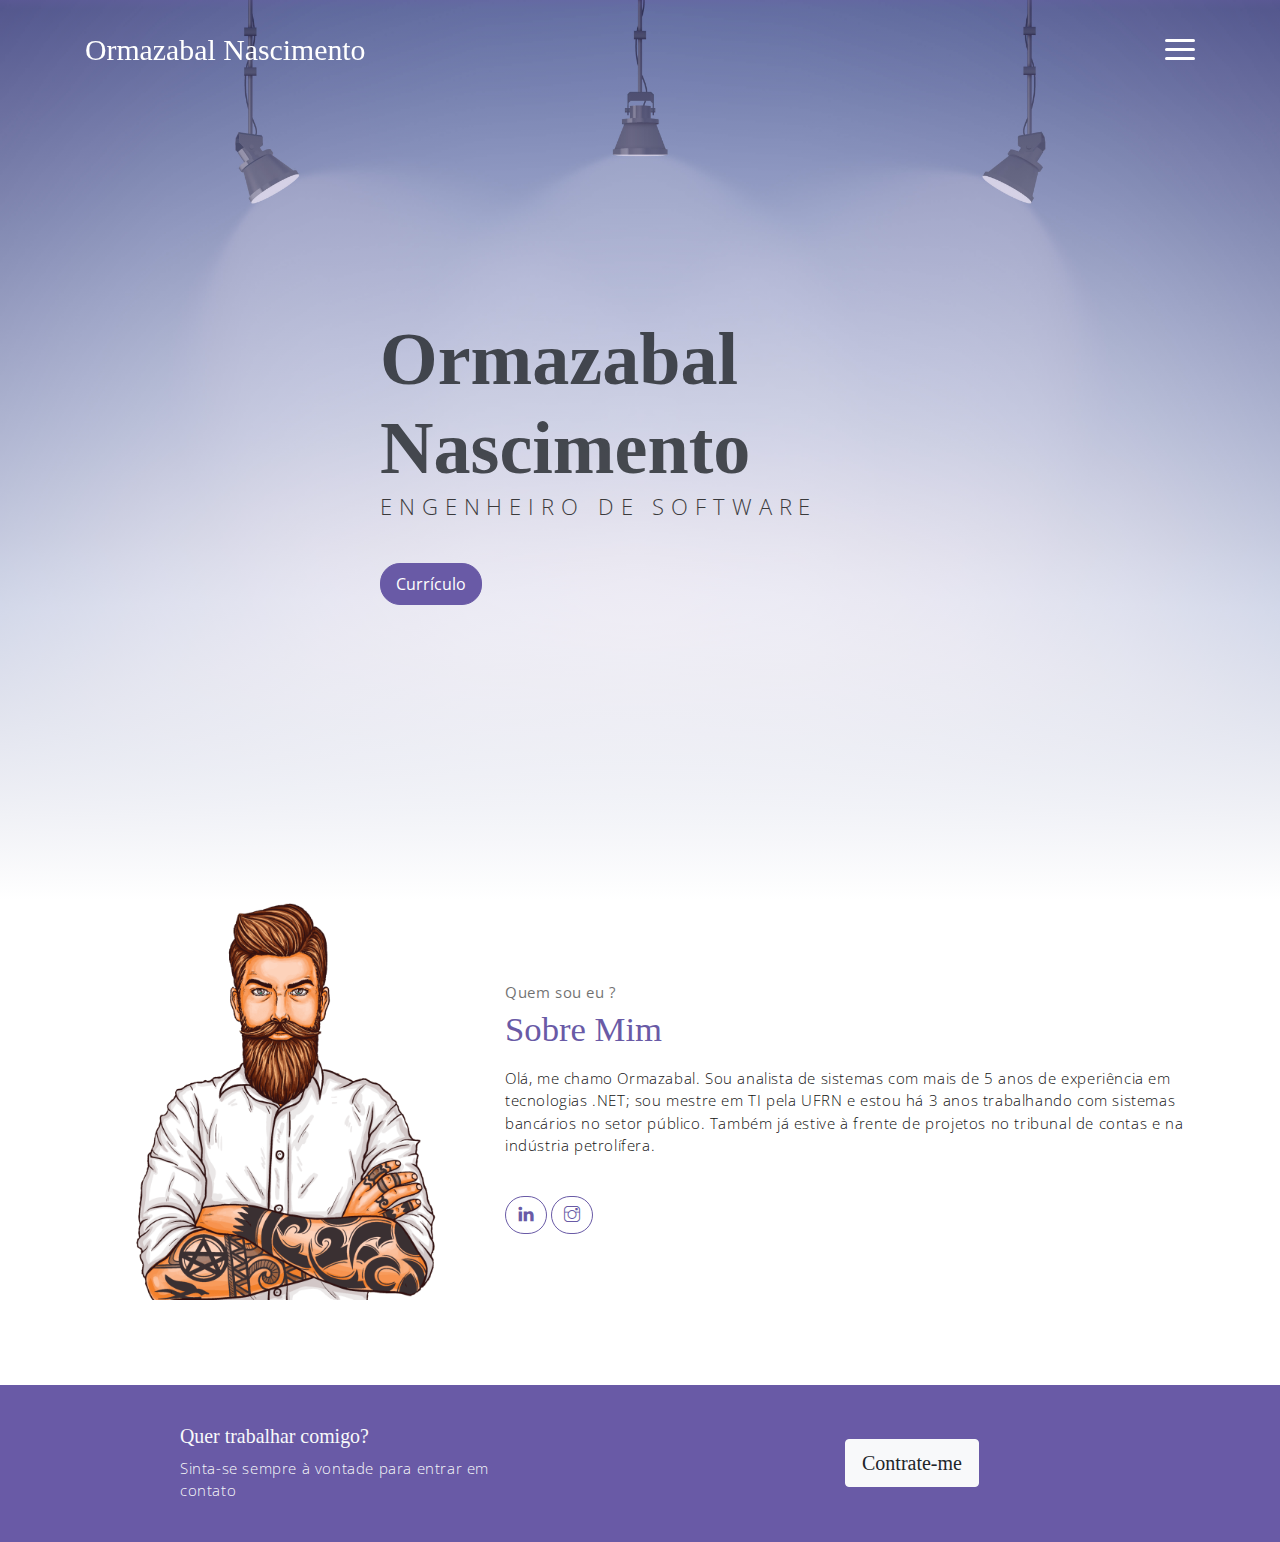
<file: index.html>
<!DOCTYPE html>
<html lang="en">

<head>
    <meta charset="utf-8">
    <meta name="viewport" content="width=device-width, initial-scale=1, shrink-to-fit=no">
    <meta name="description" content="Start your development with Meyawo landing page.">
    <meta name="author" content="Devcrud">
    <title>Ormazabal Nascimento | Engenheiro de Software</title>
    <!-- font icons -->
    <link rel="stylesheet" href="assets/vendors/themify-icons/css/themify-icons.css">
    <!-- Bootstrap + Meyawo main styles -->
    <link rel="stylesheet" href="assets/css/meyawo.css">
</head>

<body data-spy="scroll" data-target=".navbar" data-offset="40" id="home">

    <!-- Page Navbar -->
    <nav class="custom-navbar" data-spy="affix" data-offset-top="20">
        <div class="container">
            <a class="logo" href="#">Ormazabal Nascimento</a>
            <ul class="nav">
                <li class="item">
                    <a class="link" href="#home">Inicio</a>
                </li>
                <li class="item">
                    <a class="link" href="#about">Sobre Mim</a>
                </li>
                <li class="item ml-md-3">
                    <a target="_blank" href="https://www.linkedin.com/in/ormazabalnascimento/" class="btn btn-primary">Currículo</a>
                </li>
            </ul>
            <a href="javascript:void(0)" id="nav-toggle" class="hamburger hamburger--elastic">
                <div class="hamburger-box">
                    <div class="hamburger-inner"></div>
                </div>
            </a>
        </div>
    </nav><!-- End of Page Navbar -->

    <!-- page header -->
    <header id="home" class="header">
        <div class="overlay"></div>
        <div class="header-content container">
            <h1 class="header-title">
                <!-- <span class="up">Olá!</span> -->
                <span class="down">Ormazabal Nascimento</span>
            </h1>
            <p class="header-subtitle">ENGENHEIRO DE SOFTWARE</p>

            <a target="_blank" href="https://www.linkedin.com/in/ormazabalnascimento/"><button class="btn btn-primary">Currículo</button></a>
        </div>
    </header><!-- end of page header -->

    <!-- about section -->
    <section class="section pt-0" id="about">
        <!-- container -->
        <div class="container text-center">
            <!-- about wrapper -->
            <div class="about">
                <div class="about-img-holder">
                    <img src="assets/imgs/man.png" class="about-img"
                        alt="Download free bootstrap 4 landing page, free boootstrap 4 templates, Download free bootstrap 4.1 landing page, free boootstrap 4.1.1 templates, meyawo Landing page">
                </div>
                <div class="about-caption">
                    <p class="section-subtitle">Quem sou eu ?</p>
                    <h2 class="section-title mb-3">Sobre Mim</h2>
                    <p>
                        Olá, me chamo Ormazabal. Sou analista de sistemas com mais de 5 anos de experiência em tecnologias .NET; sou mestre em TI pela UFRN e estou há 3 anos trabalhando com sistemas bancários no setor público. Também já estive à frente de projetos no tribunal de contas e na indústria petrolífera.
                    </p>
                    <a target="_blank" href="https://www.linkedin.com/in/ormazabalnascimento/"><button class="btn-rounded btn btn-outline-primary mt-4"><i class="ti-linkedin"></i></button></a>
                    <a target="_blank" href="https://www.instagram.com/ormazabal84/"><button class="btn-rounded btn btn-outline-primary mt-4"><i class="ti-instagram"></i></button></a>
                </div>
            </div><!-- end of about wrapper -->
        </div><!-- end of container -->
    </section> <!-- end of about section -->

    <!-- section -->
    <section class="section-sm bg-primary">
        <!-- container -->
        <div class="container text-center text-sm-left">
            <!-- row -->
            <div class="row align-items-center">
                <div class="col-sm offset-md-1 mb-4 mb-md-0">
                    <h6 class="title text-light">Quer trabalhar comigo?</h6>
                    <p class="m-0 text-light">Sinta-se sempre à vontade para entrar em contato</p>
                </div>
                <div class="col-sm offset-sm-2 offset-md-3">
                    <a class="link" href="mailto:ormazabalnascimento@gmail.com"><button class="btn btn-lg my-font btn-light rounded">Contrate-me</button></a>
                </div>
            </div> <!-- end of row -->
        </div> <!-- end of container -->
    </section> <!-- end of section -->

    <!-- core  -->
    <script src="assets/vendors/jquery/jquery-3.4.1.js"></script>
    <script src="assets/vendors/bootstrap/bootstrap.bundle.js"></script>

    <!-- bootstrap 3 affix -->
    <script src="assets/vendors/bootstrap/bootstrap.affix.js"></script>

    <!-- Meyawo js -->
    <script src="assets/js/meyawo.js"></script>

</body>

</html>
</file>
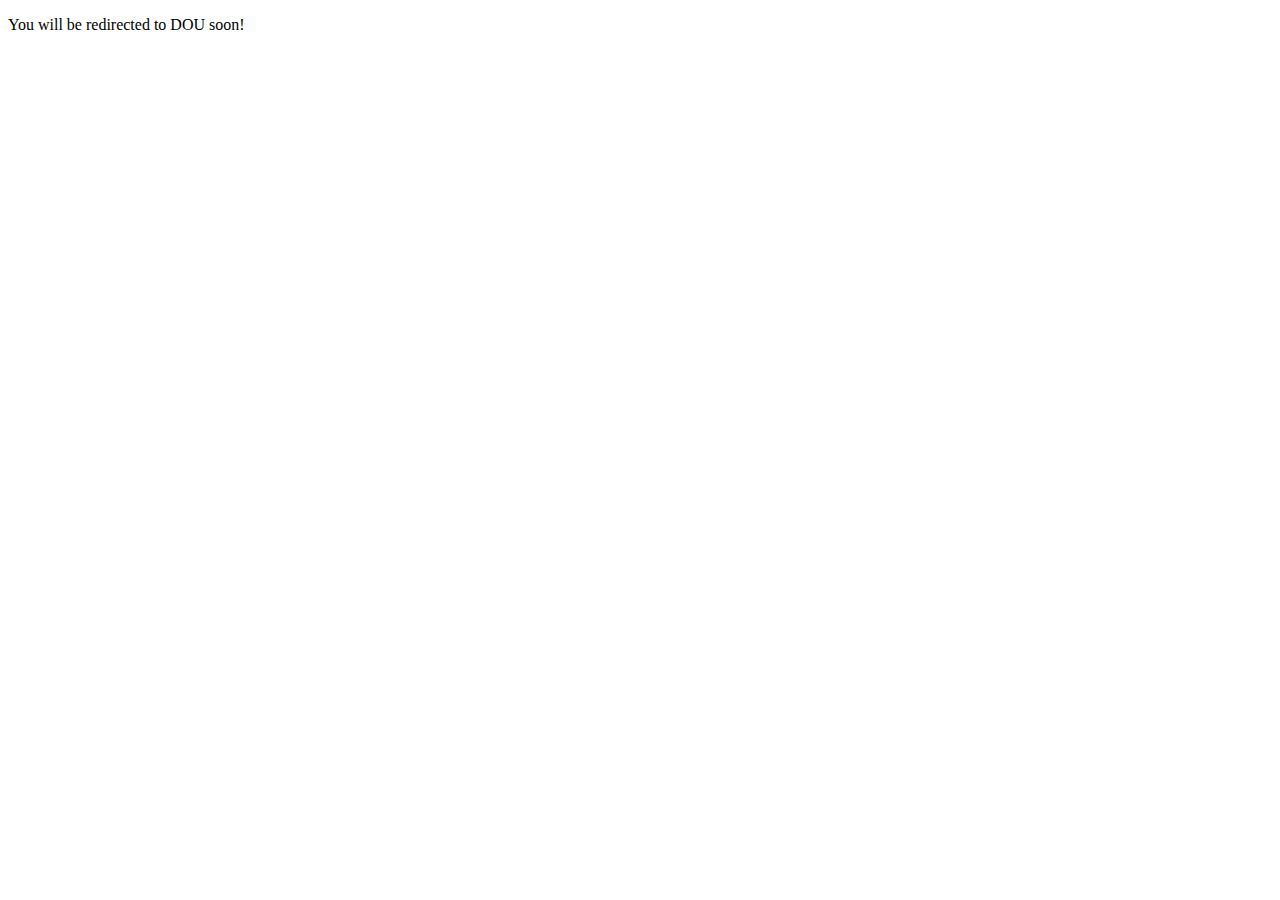
<file: dou/index.html>
<!DOCTYPE html>
<html>
  <head>
    <meta http-equiv="refresh" content="2; url='https://www.in.gov.br/consulta/-/buscar/dou?q=%22ormazabal+lima+do+nascimento%22&s=todos&exactDate=all&sortType=0'" />
  </head>
  <body>
    <p>You will be redirected to DOU soon!</p>
  </body>
</html>
</file>
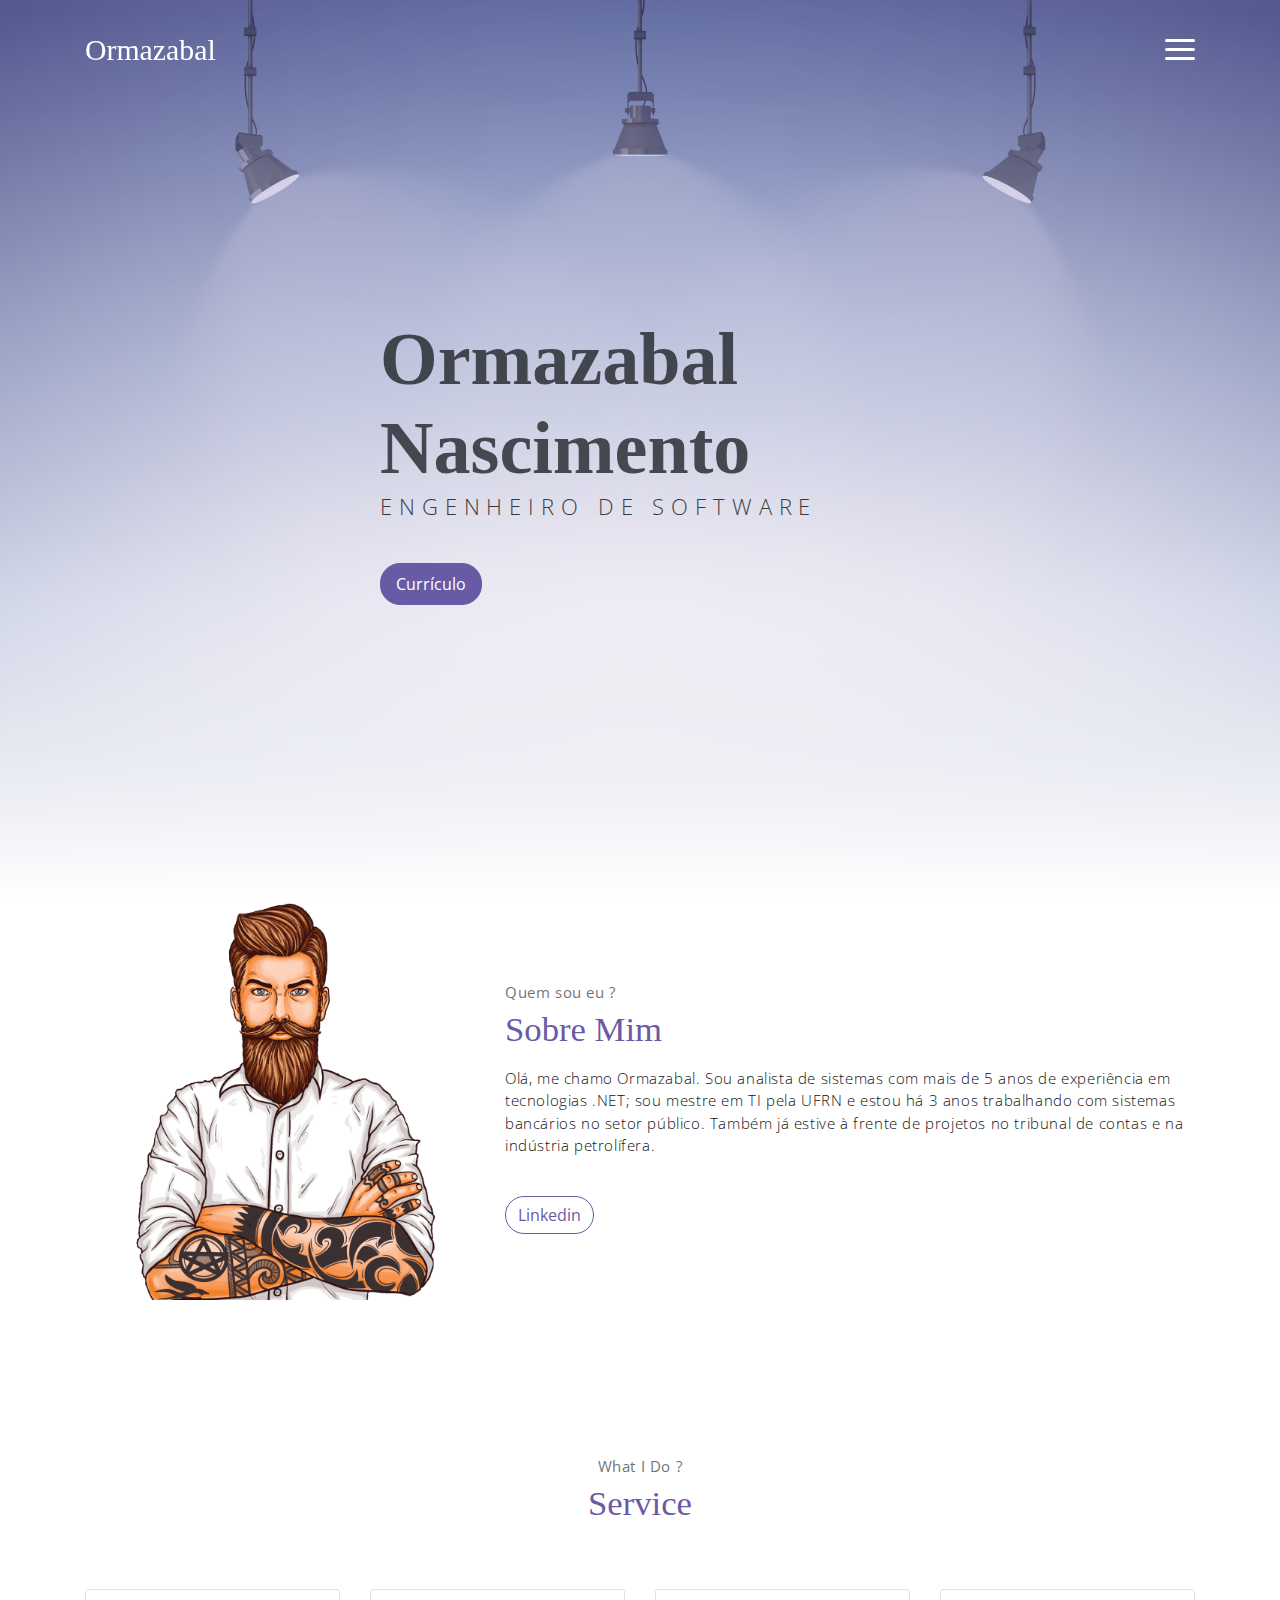
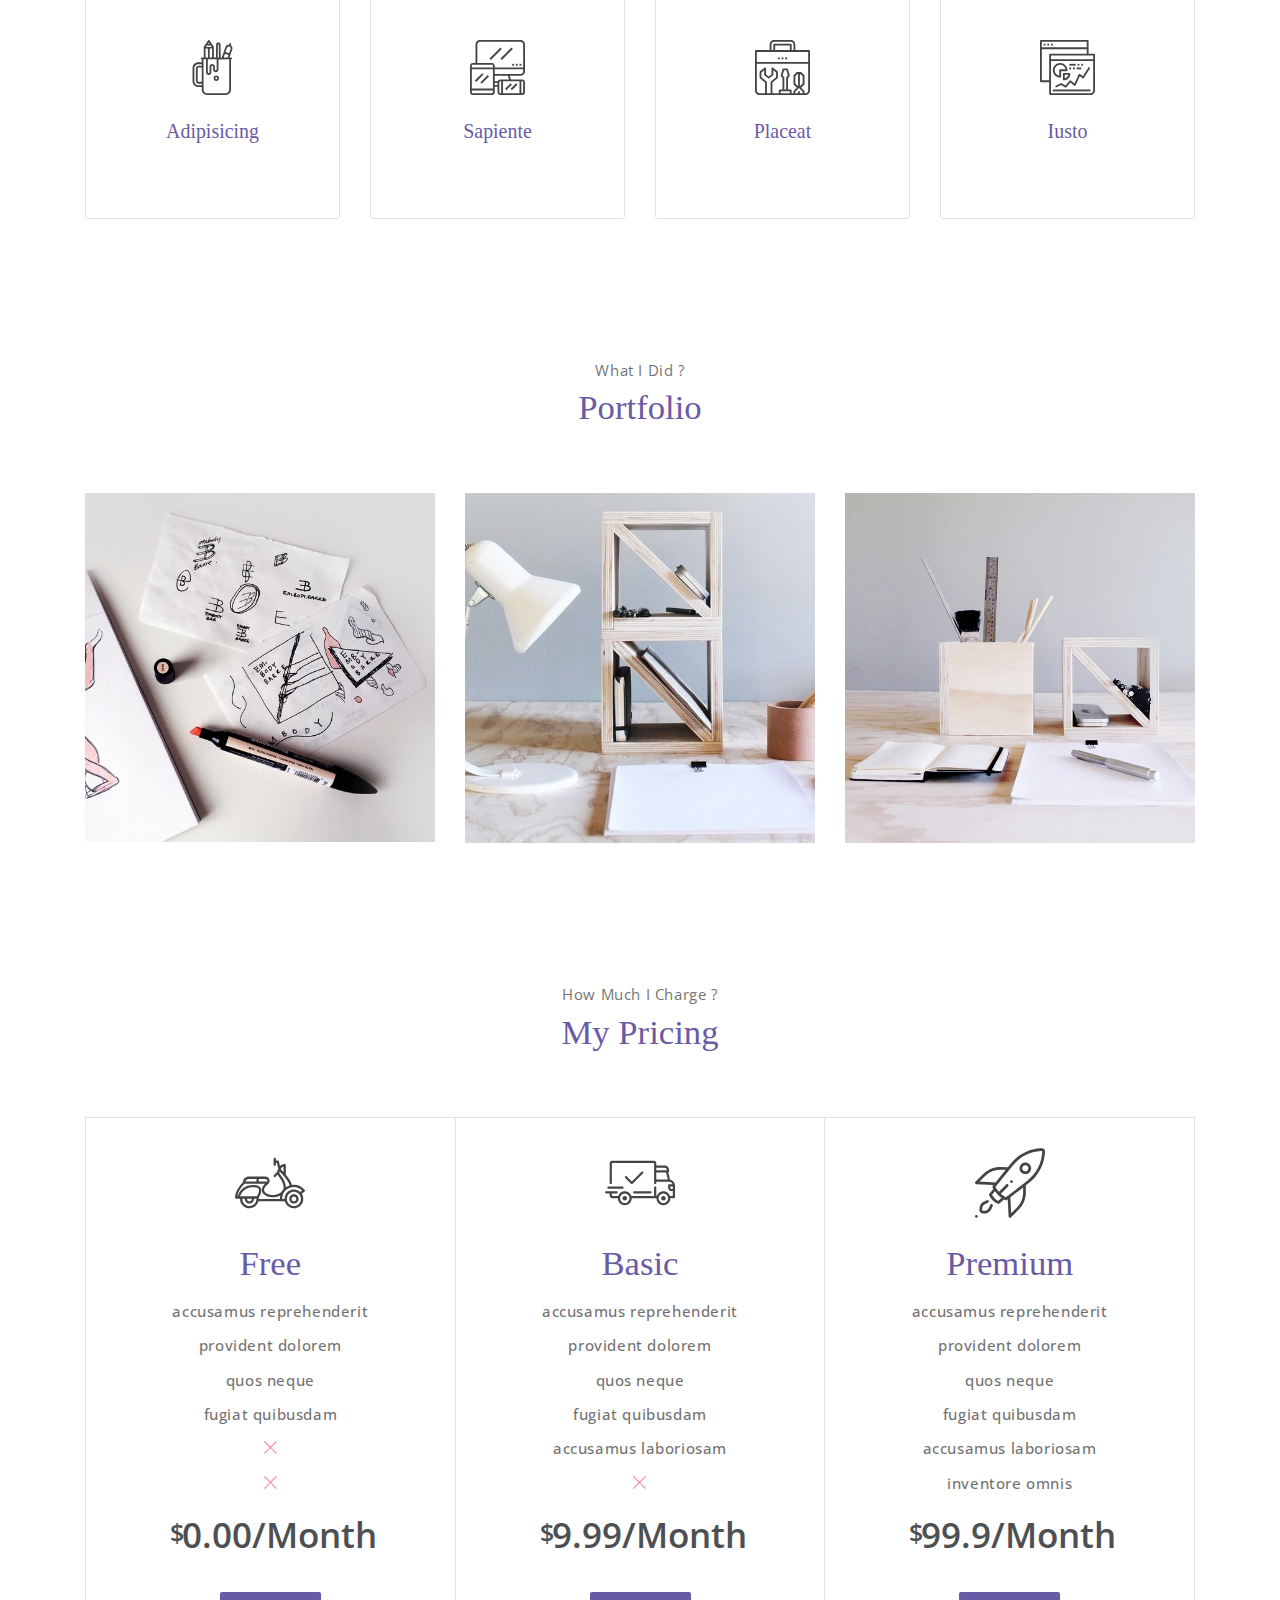
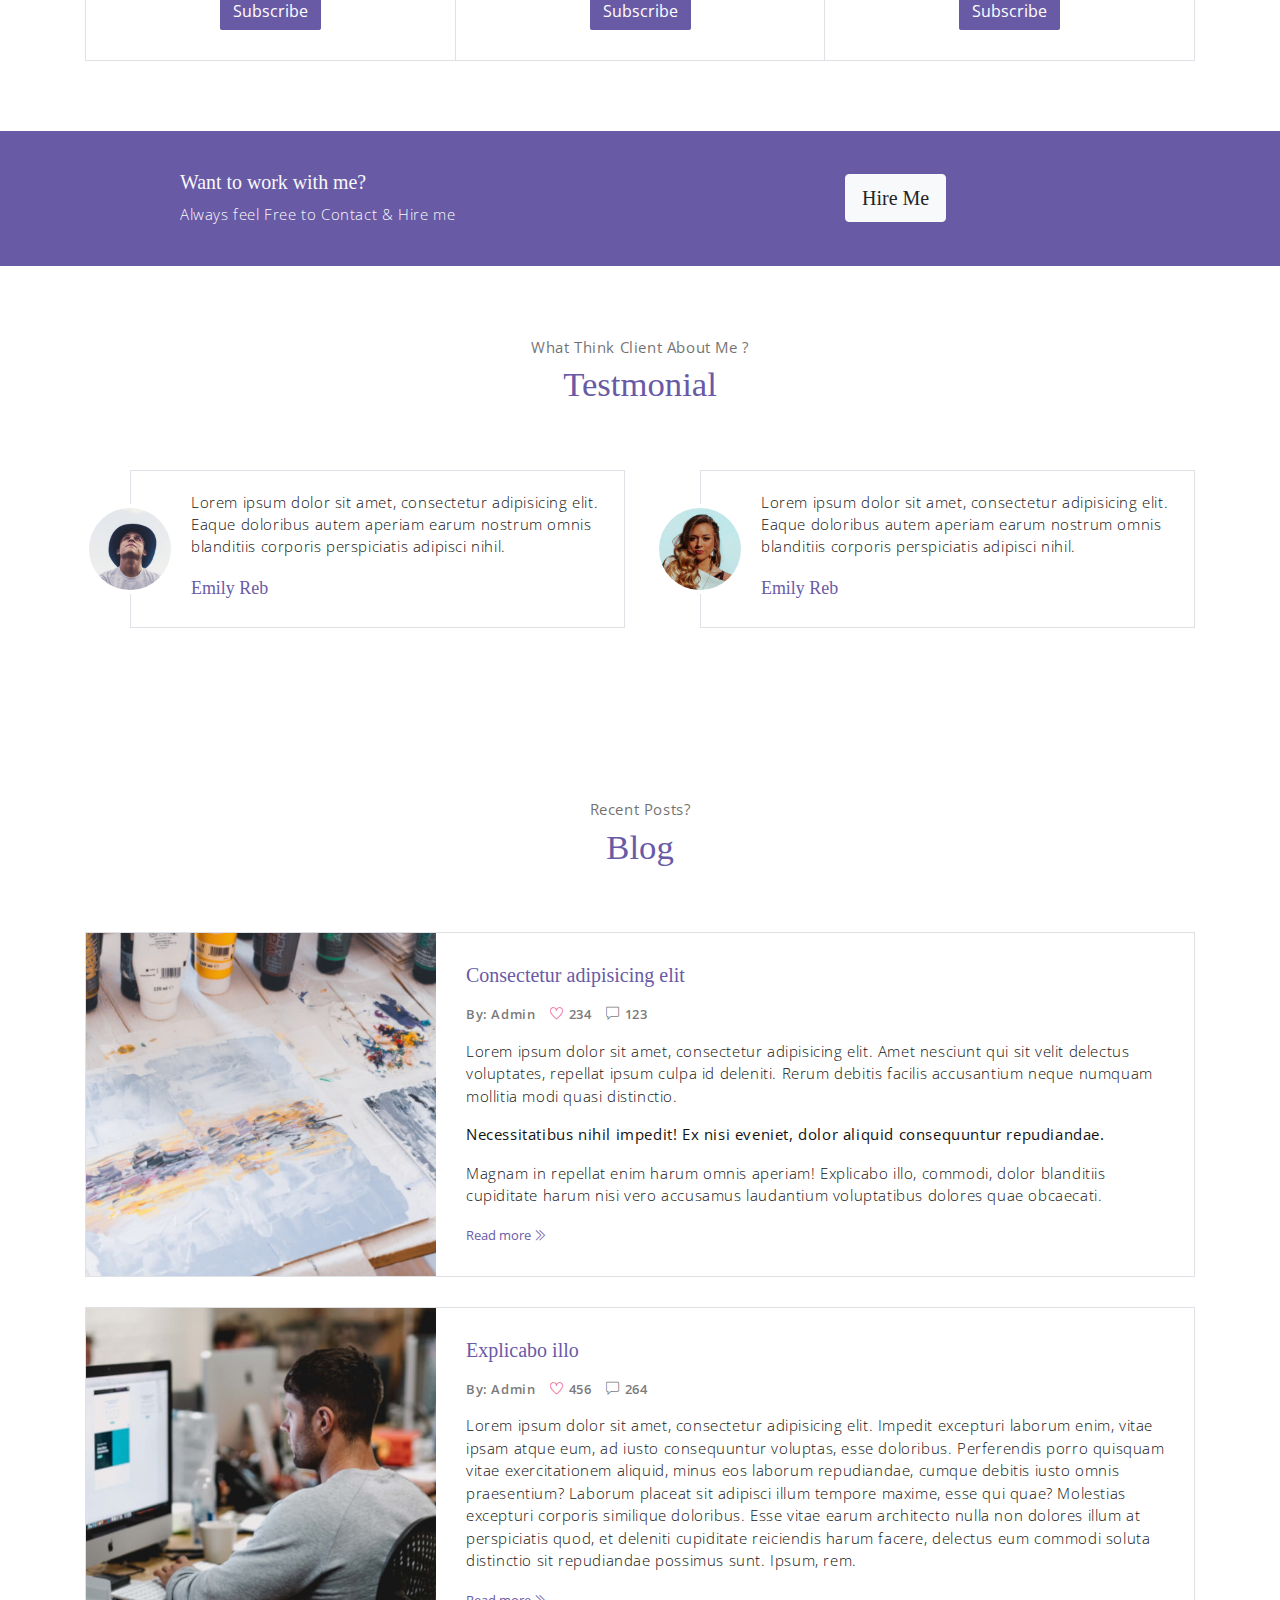
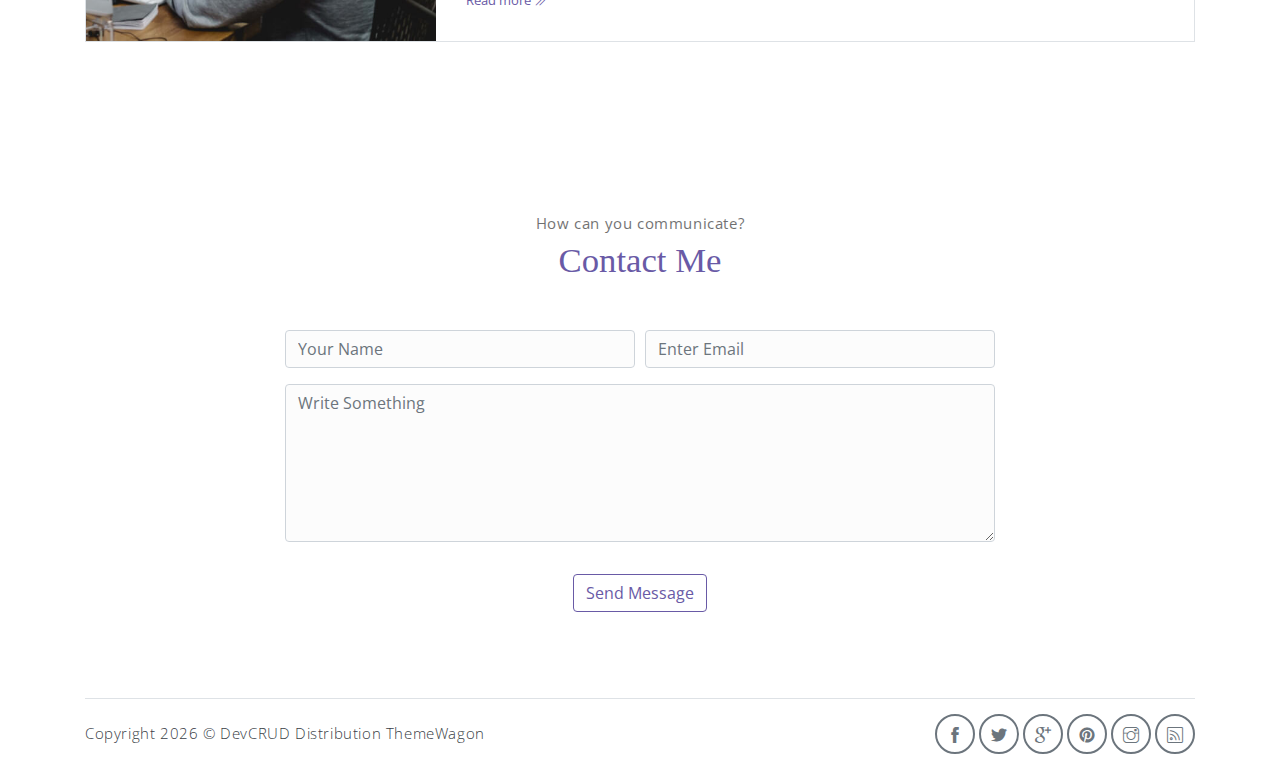
<file: meyawo-1.0.0/index.html>
<!DOCTYPE html>
<html lang="en">

<head>
    <meta charset="utf-8">
    <meta name="viewport" content="width=device-width, initial-scale=1, shrink-to-fit=no">
    <meta name="description" content="Start your development with Meyawo landing page.">
    <meta name="author" content="Devcrud">
    <title>Ormazabal | Engenheiro de Software</title>
    <!-- font icons -->
    <link rel="stylesheet" href="assets/vendors/themify-icons/css/themify-icons.css">
    <!-- Bootstrap + Meyawo main styles -->
    <link rel="stylesheet" href="assets/css/meyawo.css">
</head>

<body data-spy="scroll" data-target=".navbar" data-offset="40" id="home">

    <!-- Page Navbar -->
    <nav class="custom-navbar" data-spy="affix" data-offset-top="20">
        <div class="container">
            <a class="logo" href="#">Ormazabal</a>
            <ul class="nav">
                <li class="item">
                    <a class="link" href="#home">Inicio</a>
                </li>
                <li class="item">
                    <a class="link" href="#about">Sobre Mim</a>
                </li>
                <li class="item">
                    <a class="link" href="#portfolio">Portfolio</a>
                </li>
                <li class="item">
                    <a class="link" href="#testmonial">Testmonial</a>
                </li>
                <li class="item">
                    <a class="link" href="#blog">Blog</a>
                </li>
                <li class="item">
                    <a class="link" href="#contact">Contato</a>
                </li>
                <li class="item ml-md-3">
                    <a target="_blank" href="https://www.linkedin.com/in/ormazabalnascimento/" class="btn btn-primary">Currículo</a>
                </li>
            </ul>
            <a href="javascript:void(0)" id="nav-toggle" class="hamburger hamburger--elastic">
                <div class="hamburger-box">
                    <div class="hamburger-inner"></div>
                </div>
            </a>
        </div>
    </nav><!-- End of Page Navbar -->

    <!-- page header -->
    <header id="home" class="header">
        <div class="overlay"></div>
        <div class="header-content container">
            <h1 class="header-title">
                <!-- <span class="up">Olá!</span> -->
                <span class="down">Ormazabal Nascimento</span>
            </h1>
            <p class="header-subtitle">ENGENHEIRO DE SOFTWARE</p>

            <a target="_blank" href="https://www.linkedin.com/in/ormazabalnascimento/"><button class="btn btn-primary">Currículo</button></a>
        </div>
    </header><!-- end of page header -->

    <!-- about section -->
    <section class="section pt-0" id="about">
        <!-- container -->
        <div class="container text-center">
            <!-- about wrapper -->
            <div class="about">
                <div class="about-img-holder">
                    <img src="assets/imgs/man.png" class="about-img"
                        alt="Download free bootstrap 4 landing page, free boootstrap 4 templates, Download free bootstrap 4.1 landing page, free boootstrap 4.1.1 templates, meyawo Landing page">
                </div>
                <div class="about-caption">
                    <p class="section-subtitle">Quem sou eu ?</p>
                    <h2 class="section-title mb-3">Sobre Mim</h2>
                    <p>
                        Olá, me chamo Ormazabal. Sou analista de sistemas com mais de 5 anos de experiência em tecnologias .NET; sou mestre em TI pela UFRN e estou há 3 anos trabalhando com sistemas bancários no setor público. Também já estive à frente de projetos no tribunal de contas e na indústria petrolífera.
                    </p>
                    <a target="_blank" href="https://www.linkedin.com/in/ormazabalnascimento/"><button class="btn-rounded btn btn-outline-primary mt-4">Linkedin</button></a>
                </div>
            </div><!-- end of about wrapper -->
        </div><!-- end of container -->
    </section> <!-- end of about section -->

    <!-- service section -->
    <section class="section" id="service">
        <div class="container text-center">
            <p class="section-subtitle">What I Do ?</p>
            <h6 class="section-title mb-6">Service</h6>
            <!-- row -->
            <div class="row">
                <div class="col-md-6 col-lg-3">
                    <div class="service-card">
                        <div class="body">
                            <img src="assets/imgs/pencil-case.svg"
                                alt="Download free bootstrap 4 landing page, free boootstrap 4 templates, Download free bootstrap 4.1 landing page, free boootstrap 4.1.1 templates, meyawo Landing page"
                                class="icon">
                            <h6 class="title">Adipisicing</h6>
                            <p class="subtitle">Labore velit culpa adipisci excepturi consequuntur itaque in nam
                                molestias dolorem iste quod.</p>
                        </div>
                    </div>
                </div>
                <div class="col-md-6 col-lg-3">
                    <div class="service-card">
                        <div class="body">
                            <img src="assets/imgs/responsive.svg"
                                alt="Download free bootstrap 4 landing page, free boootstrap 4 templates, Download free bootstrap 4.1 landing page, free boootstrap 4.1.1 templates, meyawo Landing page"
                                class="icon">
                            <h6 class="title">Sapiente</h6>
                            <p class="subtitle">Labore velit culpa adipisci excepturi consequuntur itaque in nam
                                molestias dolorem iste quod.</p>
                        </div>
                    </div>
                </div>
                <div class="col-md-6 col-lg-3">
                    <div class="service-card">
                        <div class="body">
                            <img src="assets/imgs/toolbox.svg"
                                alt="Download free bootstrap 4 landing page, free boootstrap 4 templates, Download free bootstrap 4.1 landing page, free boootstrap 4.1.1 templates, meyawo Landing page"
                                class="icon">
                            <h6 class="title">Placeat</h6>
                            <p class="subtitle">Labore velit culpa adipisci excepturi consequuntur itaque in nam
                                molestias dolorem iste quod.</p>
                        </div>
                    </div>
                </div>
                <div class="col-md-6 col-lg-3">
                    <div class="service-card">
                        <div class="body">
                            <img src="assets/imgs/analytics.svg"
                                alt="Download free bootstrap 4 landing page, free boootstrap 4 templates, Download free bootstrap 4.1 landing page, free boootstrap 4.1.1 templates, meyawo Landing page"
                                class="icon">
                            <h6 class="title">Iusto</h6>
                            <p class="subtitle">Labore velit culpa adipisci excepturi consequuntur itaque in nam
                                molestias dolorem iste quod.</p>
                        </div>
                    </div>
                </div>
            </div><!-- end of row -->
        </div>
    </section>
    <!-- end of service section -->

    <!-- portfolio section -->
    <section class="section" id="portfolio">
        <div class="container text-center">
            <p class="section-subtitle">What I Did ?</p>
            <h6 class="section-title mb-6">Portfolio</h6>
            <!-- row -->
            <div class="row">
                <div class="col-md-4">
                    <a href="#" class="portfolio-card">
                        <img src="assets/imgs/folio-1.jpg" class="portfolio-card-img"
                            alt="Download free bootstrap 4 landing page, free boootstrap 4 templates, Download free bootstrap 4.1 landing page, free boootstrap 4.1.1 templates, meyawo Landing page">
                        <span class="portfolio-card-overlay">
                            <span class="portfolio-card-caption">
                                <h4>Web Designing</h5>
                                    <p class="font-weight-normal">Category: Web Templates</p>
                            </span>
                        </span>
                    </a>
                </div>
                <div class="col-md-4">
                    <a href="#" class="portfolio-card">
                        <img class="portfolio-card-img" src="assets/imgs/folio-2.jpg" class="img-responsive rounded"
                            alt="Download free bootstrap 4 landing page, free boootstrap 4 templates, Download free bootstrap 4.1 landing page, free boootstrap 4.1.1 templates, meyawo Landing page">
                        <span class="portfolio-card-overlay">
                            <span class="portfolio-card-caption">
                                <h4>Web Designing</h5>
                                    <p class="font-weight-normal">Category: Web Templates</p>
                            </span>
                        </span>
                    </a>
                </div>
                <div class="col-md-4">
                    <a href="#" class="portfolio-card">
                        <img class="portfolio-card-img" src="assets/imgs/folio-3.jpg" class="img-responsive rounded"
                            alt="Download free bootstrap 4 landing page, free boootstrap 4 templates, Download free bootstrap 4.1 landing page, free boootstrap 4.1.1 templates, meyawo Landing page">
                        <span class="portfolio-card-overlay">
                            <span class="portfolio-card-caption">
                                <h4>Web Designing</h5>
                                    <p class="font-weight-normal">Category: Web Templates</p>
                            </span>
                        </span>
                    </a>
                </div>
            </div><!-- end of row -->
        </div><!-- end of container -->
    </section> <!-- end of portfolio section -->

    <!-- pricing section -->
    <section class="section" id="pricing">
        <div class="container text-center">
            <p class="section-subtitle">How Much I Charge ?</p>
            <h6 class="section-title mb-6">My Pricing</h6>
            <!-- row -->
            <div class="pricing-wrapper">
                <div class="pricing-card">
                    <div class="pricing-card-header">
                        <img class="pricing-card-icon" src="assets/imgs/scooter.svg"
                            alt="Download free bootstrap 4 landing page, free boootstrap 4 templates, Download free bootstrap 4.1 landing page, free boootstrap 4.1.1 templates, meyawo Landing page">
                    </div>
                    <div class="pricing-card-body">
                        <h6 class="pricing-card-title">Free</h6>
                        <div class="pricing-card-list">
                            <p>accusamus reprehenderit</p>
                            <p>provident dolorem </p>
                            <p>quos neque</p>
                            <p>fugiat quibusdam</p>
                            <p><i class="ti-close"></i></p>
                            <p><i class="ti-close"></i></p>
                        </div>
                    </div>
                    <div class="pricing-card-footer">
                        <span>$</span>
                        <span>0.00/Month</span>
                    </div>
                    <a href="#" class="btn btn-primary mt-3 pricing-card-btn">Subscribe</a>
                </div>
                <div class="pricing-card">
                    <div class="pricing-card-header">
                        <img class="pricing-card-icon" src="assets/imgs/shipped.svg"
                            alt="Download free bootstrap 4 landing page, free boootstrap 4 templates, Download free bootstrap 4.1 landing page, free boootstrap 4.1.1 templates, meyawo Landing page">
                    </div>
                    <div class="pricing-card-body">
                        <h6 class="pricing-card-title">Basic</h6>
                        <div class="pricing-card-list">
                            <p>accusamus reprehenderit</p>
                            <p>provident dolorem </p>
                            <p>quos neque</p>
                            <p>fugiat quibusdam</p>
                            <p>accusamus laboriosam</p>
                            <p><i class="ti-close"></i></p>
                        </div>
                    </div>
                    <div class="pricing-card-footer">
                        <span>$</span>
                        <span>9.99/Month</span>
                    </div>
                    <a href="#" class="btn btn-primary mt-3 pricing-card-btn">Subscribe</a>
                </div>
                <div class="pricing-card">
                    <div class="pricing-card-header">
                        <img class="pricing-card-icon" src="assets/imgs/startup.svg"
                            alt="Download free bootstrap 4 landing page, free boootstrap 4 templates, Download free bootstrap 4.1 landing page, free boootstrap 4.1.1 templates, meyawo Landing page">
                    </div>
                    <div class="pricing-card-body">
                        <h6 class="pricing-card-title">Premium</h6>
                        <div class="pricing-card-list">
                            <p>accusamus reprehenderit</p>
                            <p>provident dolorem </p>
                            <p>quos neque</p>
                            <p>fugiat quibusdam</p>
                            <p>accusamus laboriosam</p>
                            <p>inventore omnis</p>
                        </div>
                    </div>
                    <div class="pricing-card-footer">
                        <span>$</span>
                        <span>99.9/Month</span>
                    </div>
                    <a href="#" class="btn btn-primary mt-3 pricing-card-btn">Subscribe</a>
                </div>

            </div><!-- end of pricing wrapper -->
        </div> <!-- end of container -->
    </section><!-- end of pricing section -->

    <!-- section -->
    <section class="section-sm bg-primary">
        <!-- container -->
        <div class="container text-center text-sm-left">
            <!-- row -->
            <div class="row align-items-center">
                <div class="col-sm offset-md-1 mb-4 mb-md-0">
                    <h6 class="title text-light">Want to work with me?</h6>
                    <p class="m-0 text-light">Always feel Free to Contact & Hire me</p>
                </div>
                <div class="col-sm offset-sm-2 offset-md-3">
                    <button class="btn btn-lg my-font btn-light rounded">Hire Me</button>
                </div>
            </div> <!-- end of row -->
        </div> <!-- end of container -->
    </section> <!-- end of section -->

    <!-- testimonial section -->
    <section class="section" id="testmonial">
        <div class="container text-center">
            <p class="section-subtitle">What Think Client About Me ?</p>
            <h6 class="section-title mb-6">Testmonial</h6>

            <!-- row -->
            <div class="row">
                <div class="col-md-6">
                    <div class="testimonial-card">
                        <div class="testimonial-card-img-holder">
                            <img src="assets/imgs/avatar2.jpg" class="testimonial-card-img"
                                alt="Download free bootstrap 4 landing page, free boootstrap 4 templates, Download free bootstrap 4.1 landing page, free boootstrap 4.1.1 templates, meyawo Landing page">
                        </div>
                        <div class="testimonial-card-body">
                            <p class="testimonial-card-subtitle">Lorem ipsum dolor sit amet, consectetur adipisicing
                                elit. Eaque doloribus autem aperiam earum nostrum omnis blanditiis corporis perspiciatis
                                adipisci nihil.</p>
                            <h6 class="testimonial-card-title">Emily Reb</h6>
                        </div>
                    </div>
                </div>
                <div class="col-md-6">
                    <div class="testimonial-card">
                        <div class="testimonial-card-img-holder">
                            <img src="assets/imgs/avatar3.jpg" class="testimonial-card-img"
                                alt="Download free bootstrap 4 landing page, free boootstrap 4 templates, Download free bootstrap 4.1 landing page, free boootstrap 4.1.1 templates, meyawo Landing page">
                        </div>
                        <div class="testimonial-card-body">
                            <p class="testimonial-card-subtitle">Lorem ipsum dolor sit amet, consectetur adipisicing
                                elit. Eaque doloribus autem aperiam earum nostrum omnis blanditiis corporis perspiciatis
                                adipisci nihil.</p>
                            <h6 class="testimonial-card-title">Emily Reb</h6>
                        </div>
                    </div>
                </div>
            </div>
        </div> <!-- end of container -->
    </section> <!-- end of testimonial section -->

    <!-- blog section -->
    <section class="section" id="blog">
        <!-- container -->
        <div class="container text-center">
            <p class="section-subtitle">Recent Posts?</p>
            <h6 class="section-title mb-6">Blog</h6>
            <!-- blog-wrapper -->
            <div class="blog-card">
                <div class="blog-card-header">
                    <img src="assets/imgs/img-1.jpg" class="blog-card-img"
                        alt="Download free bootstrap 4 landing page, free boootstrap 4 templates, Download free bootstrap 4.1 landing page, free boootstrap 4.1.1 templates, meyawo Landing page">
                </div>
                <div class="blog-card-body">
                    <h5 class="blog-card-title">Consectetur adipisicing elit</h6>

                        <p class="blog-card-caption">
                            <a href="#">By: Admin</a>
                            <a href="#"><i class="ti-heart text-danger"></i> 234</a>
                            <a href="#"><i class="ti-comment"></i> 123</a>
                        </p>
                        <p>Lorem ipsum dolor sit amet, consectetur adipisicing elit. Amet nesciunt qui sit velit
                            delectus voluptates, repellat ipsum culpa id deleniti. Rerum debitis facilis accusantium
                            neque numquam mollitia modi quasi distinctio.</p>

                        <p><b>Necessitatibus nihil impedit! Ex nisi eveniet, dolor aliquid consequuntur repudiandae.</b>
                        </p>
                        <p>Magnam in repellat enim harum omnis aperiam! Explicabo illo, commodi, dolor blanditiis
                            cupiditate harum nisi vero accusamus laudantium voluptatibus dolores quae obcaecati.</p>

                        <a href="#" class="blog-card-link">Read more <i class="ti-angle-double-right"></i></a>
                </div>
            </div><!-- end of blog wrapper -->

            <!-- blog-wrapper -->
            <div class="blog-card">
                <div class="blog-card-header">
                    <img src="assets/imgs/img-2.jpg" class="blog-card-img"
                        alt="Download free bootstrap 4 landing page, free boootstrap 4 templates, Download free bootstrap 4.1 landing page, free boootstrap 4.1.1 templates, meyawo Landing page">
                </div>
                <div class="blog-card-body">
                    <h5 class="blog-card-title">Explicabo illo</h6>

                        <p class="blog-card-caption">
                            <a href="#">By: Admin</a>
                            <a href="#"><i class="ti-heart text-danger"></i> 456</a>
                            <a href="#"><i class="ti-comment"></i> 264</a>
                        </p>

                        <p>Lorem ipsum dolor sit amet, consectetur adipisicing elit. Impedit excepturi laborum enim,
                            vitae ipsam atque eum, ad iusto consequuntur voluptas, esse doloribus. Perferendis porro
                            quisquam vitae exercitationem aliquid, minus eos laborum repudiandae, cumque debitis iusto
                            omnis praesentium? Laborum placeat sit adipisci illum tempore maxime, esse qui quae?
                            Molestias excepturi corporis similique doloribus. Esse vitae earum architecto nulla non
                            dolores illum at perspiciatis quod, et deleniti cupiditate reiciendis harum facere, delectus
                            eum commodi soluta distinctio sit repudiandae possimus sunt. Ipsum, rem.</p>

                        <a href="#" class="blog-card-link">Read more <i class="ti-angle-double-right"></i></a>
                </div>
            </div><!-- end of blog wrapper -->

        </div><!-- end of container -->
    </section><!-- end of blog section -->

    <!-- contact section -->
    <section class="section" id="contact">
        <div class="container text-center">
            <p class="section-subtitle">How can you communicate?</p>
            <h6 class="section-title mb-5">Contact Me</h6>
            <!-- contact form -->
            <form action="" class="contact-form col-md-10 col-lg-8 m-auto">
                <div class="form-row">
                    <div class="form-group col-sm-6">
                        <input type="text" size="50" class="form-control" placeholder="Your Name" required>
                    </div>
                    <div class="form-group col-sm-6">
                        <input type="email" class="form-control" placeholder="Enter Email" requried>
                    </div>
                    <div class="form-group col-sm-12">
                        <textarea name="comment" id="comment" rows="6" class="form-control"
                            placeholder="Write Something"></textarea>
                    </div>
                    <div class="form-group col-sm-12 mt-3">
                        <input type="submit" value="Send Message" class="btn btn-outline-primary rounded">
                    </div>
                </div>
            </form><!-- end of contact form -->
        </div><!-- end of container -->
    </section><!-- end of contact section -->

    <!-- footer -->
    <div class="container">
        <footer class="footer">
            <p class="mb-0">Copyright
                <script>document.write(new Date().getFullYear())</script> &copy; <a
                    href="http://www.devcrud.com">DevCRUD</a> Distribution <a
                    href="https://themewagon.com">ThemeWagon</a>
            </p>
            <div class="social-links text-right m-auto ml-sm-auto">
                <a href="javascript:void(0)" class="link"><i class="ti-facebook"></i></a>
                <a href="javascript:void(0)" class="link"><i class="ti-twitter-alt"></i></a>
                <a href="javascript:void(0)" class="link"><i class="ti-google"></i></a>
                <a href="javascript:void(0)" class="link"><i class="ti-pinterest-alt"></i></a>
                <a href="javascript:void(0)" class="link"><i class="ti-instagram"></i></a>
                <a href="javascript:void(0)" class="link"><i class="ti-rss"></i></a>
            </div>
        </footer>
    </div> <!-- end of page footer -->

    <!-- core  -->
    <script src="assets/vendors/jquery/jquery-3.4.1.js"></script>
    <script src="assets/vendors/bootstrap/bootstrap.bundle.js"></script>

    <!-- bootstrap 3 affix -->
    <script src="assets/vendors/bootstrap/bootstrap.affix.js"></script>

    <!-- Meyawo js -->
    <script src="assets/js/meyawo.js"></script>

</body>

</html>
</file>
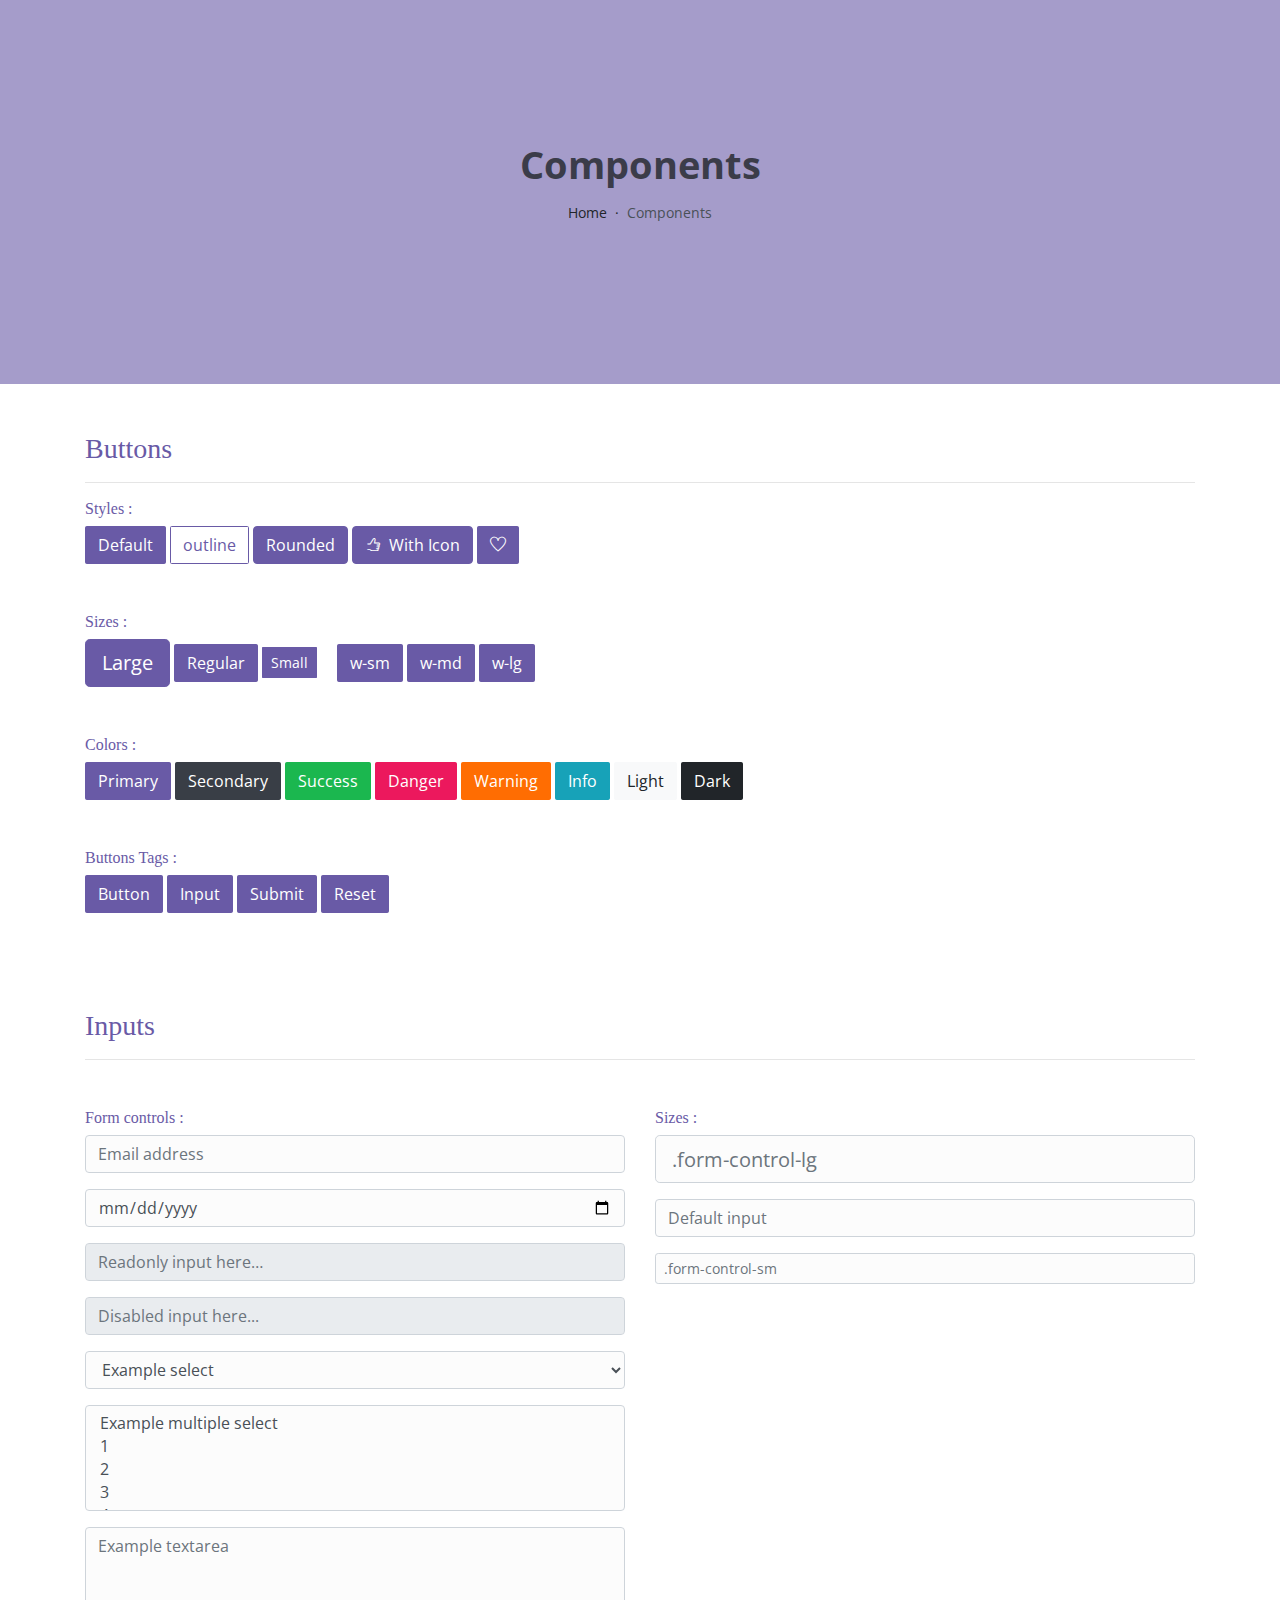
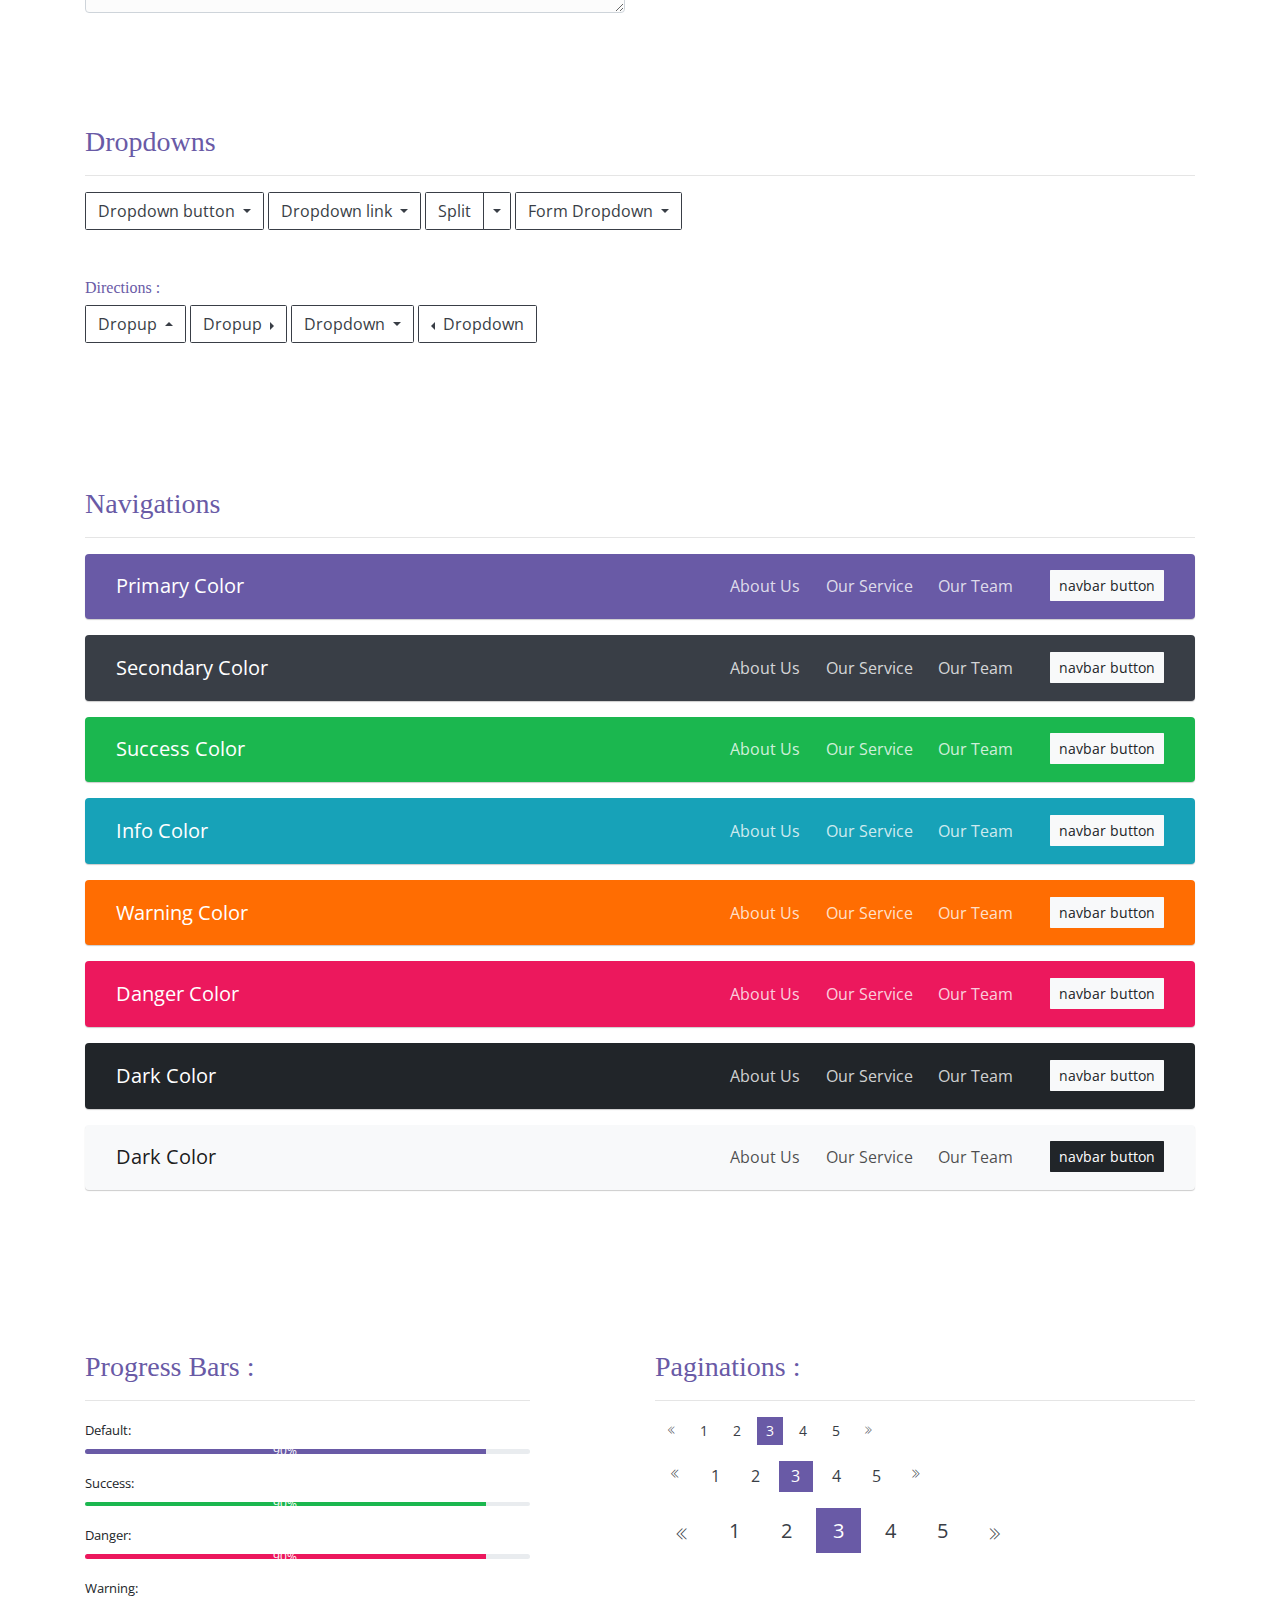
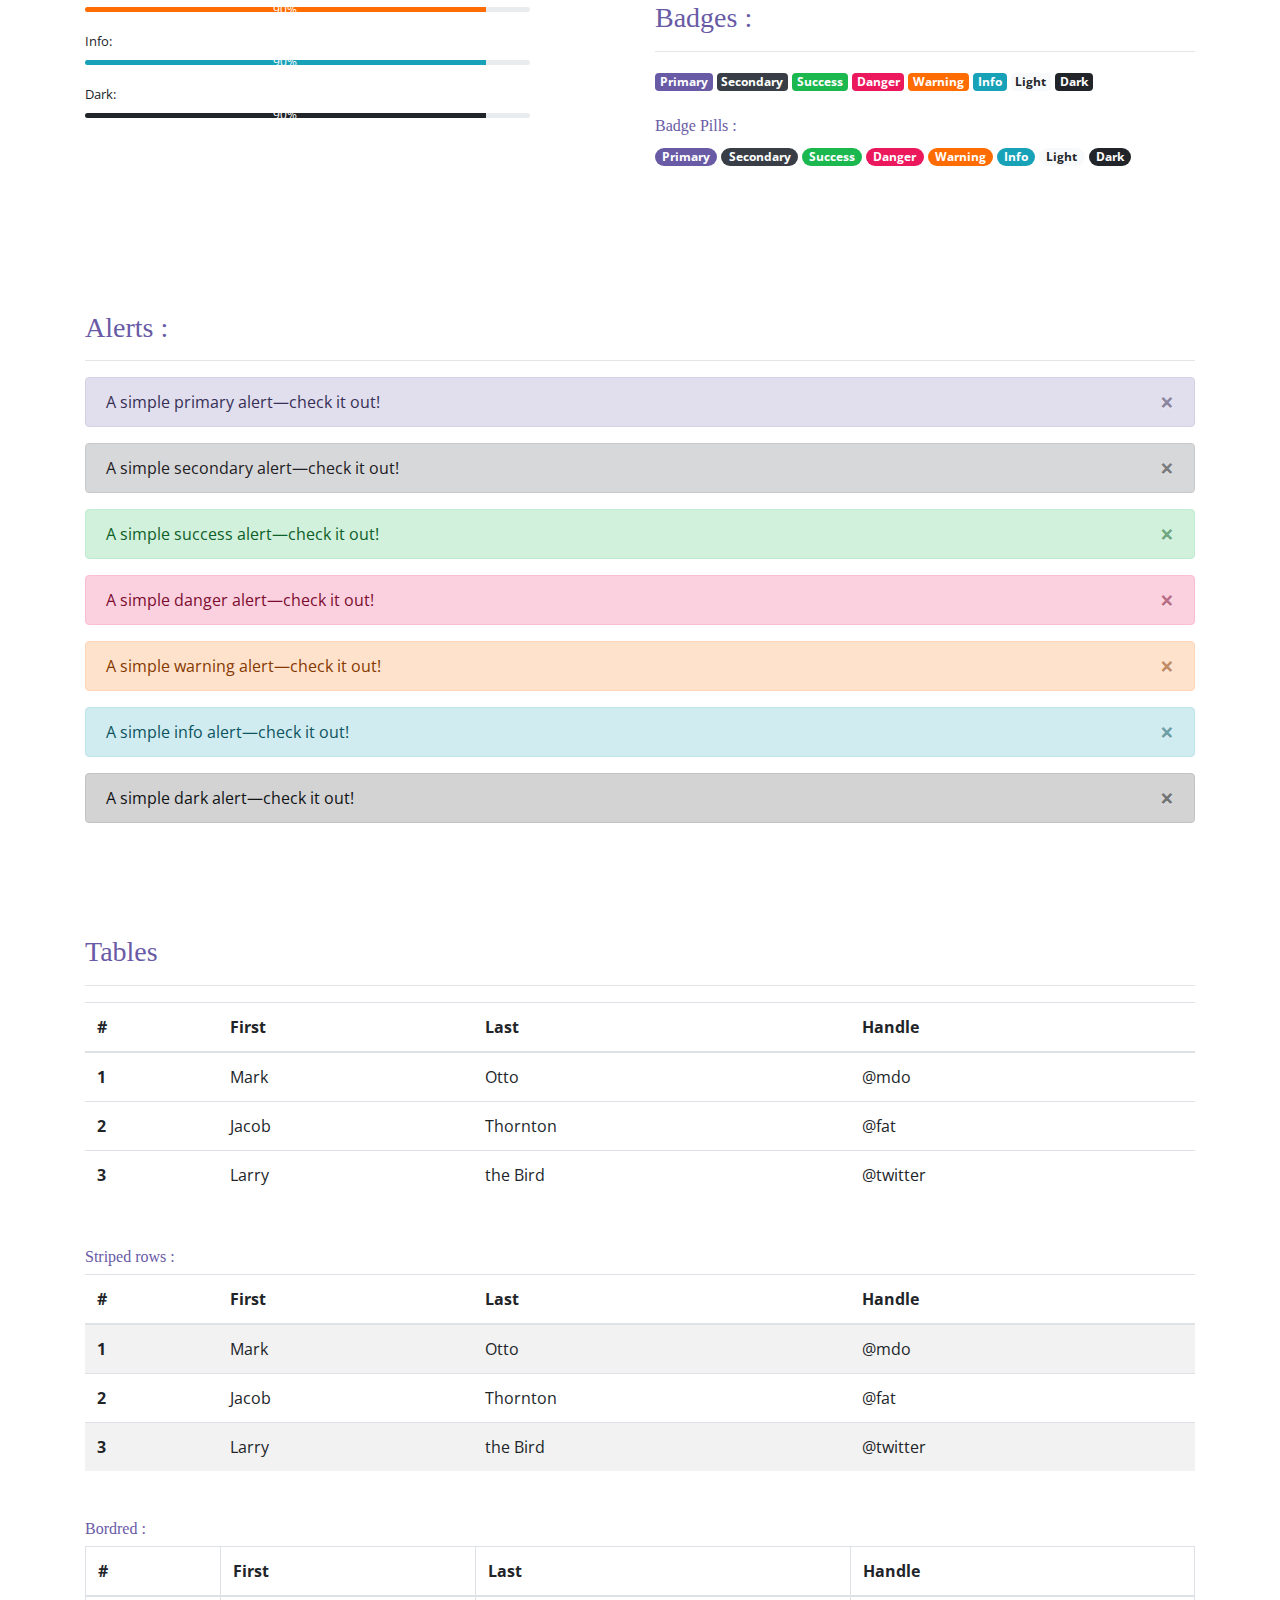
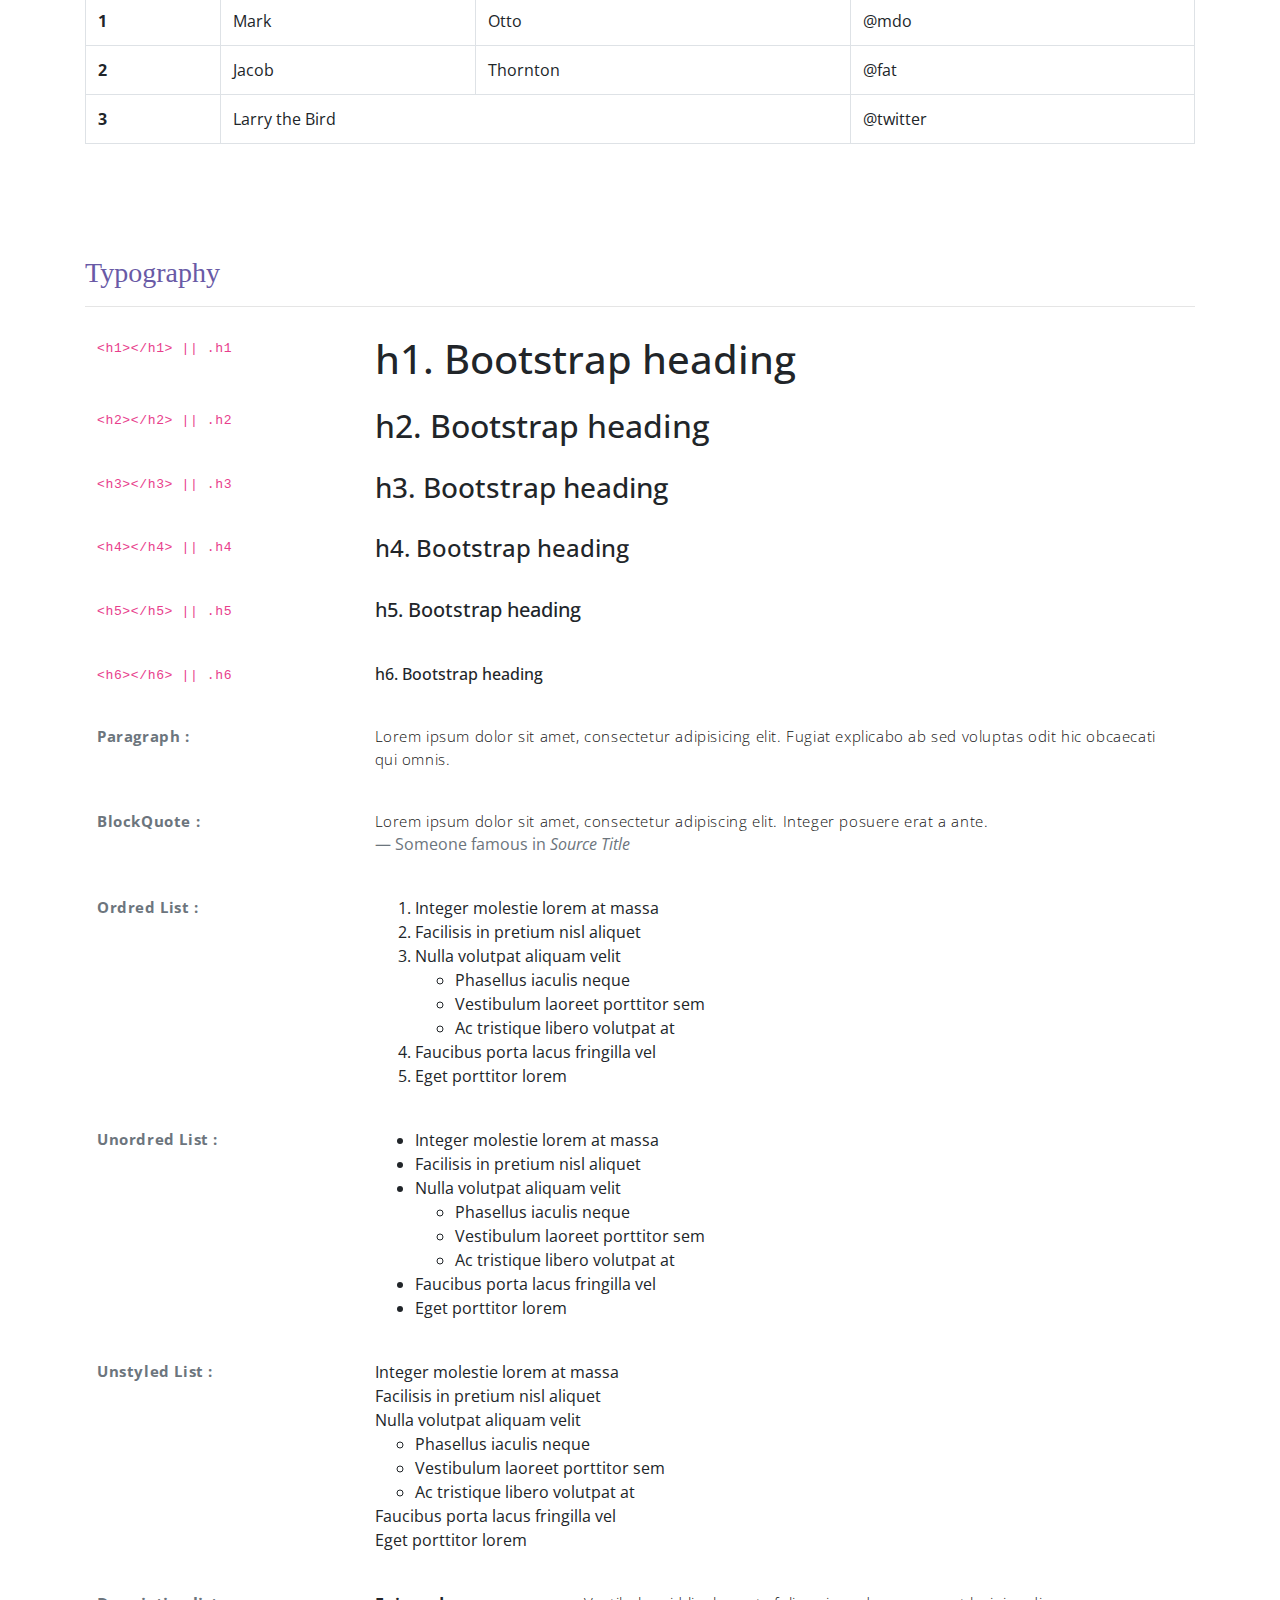
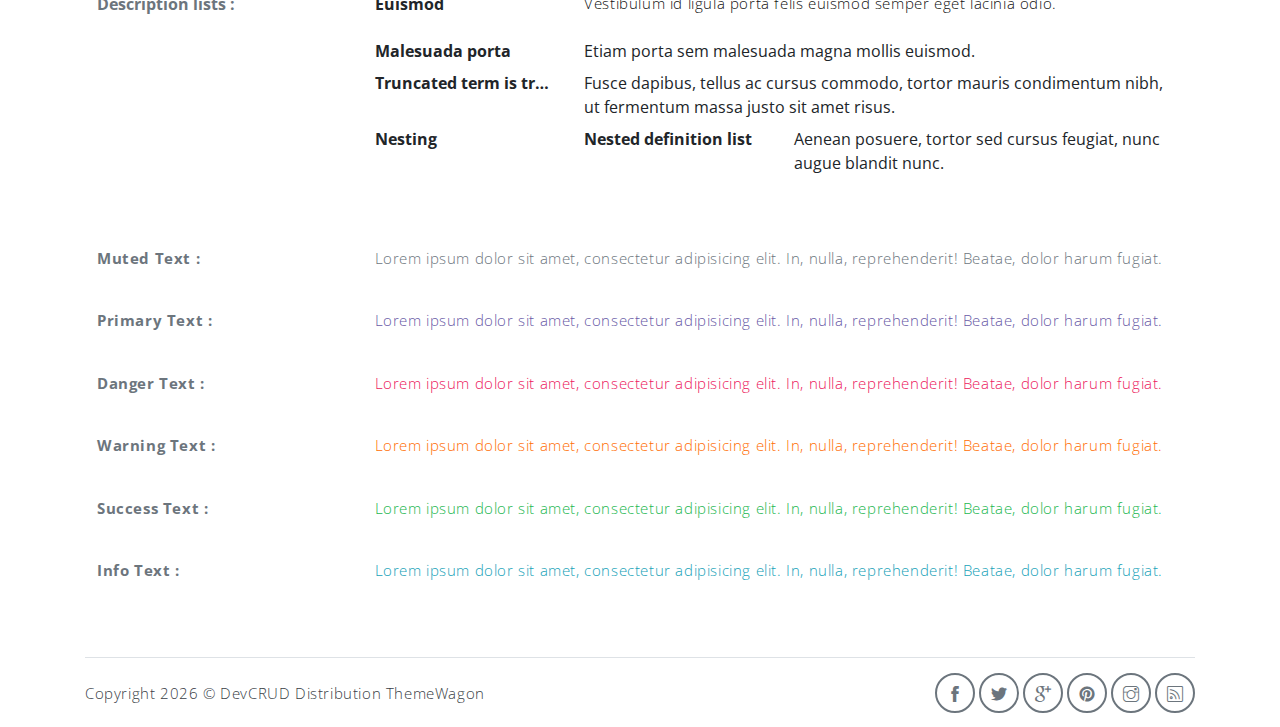
<file: components.html>
<!DOCTYPE html>
<html lang="en">

<head>
   <meta charset="utf-8">
   <meta name="viewport" content="width=device-width, initial-scale=1, shrink-to-fit=no">
   <meta name="description" content="Start your development with Meyawo landing page.">
   <meta name="author" content="Devcrud">
   <title>Meyawo Landing page | Components</title>
   <!-- font icons -->
   <link rel="stylesheet" href="assets/vendors/themify-icons/css/themify-icons.css">
   <!-- Bootstrap + Steller  -->
   <link rel="stylesheet" href="assets/css/meyawo.css">
</head>

<body>

   <!-- Page Header -->
   <header class="header header-mini">
      <div class="header-title">Components</div>
      <nav aria-label="breadcrumb">
         <ol class="breadcrumb">
            <li class="breadcrumb-item"><a href="/">Home</a></li>
            <li class="breadcrumb-item active" aria-current="page">Components</li>
         </ol>
      </nav>
   </header> <!-- End Of Page Header -->

   <!-- main content -->
   <div class="container">

      <!-- Buttons -->
      <h3 class="mt-5">Buttons</h3>
      <hr>
      <h6 class="section-secondary-title">Styles :</h6>
      <button class="btn btn-primary">Default</button>
      <button class="btn btn-outline-primary">outline</button>
      <button class="btn btn-primary rounded">Rounded</button>
      <button class="btn btn-primary rounded"><i class="ti-thumb-up pr-1"></i> With Icon</button>
      <button class="btn btn-primary circle"><i class="ti-heart"></i></button>

      <h6 class="section-secondary-title mt-5">Sizes :</h6>
      <button class="btn btn-primary btn-lg">Large</button>
      <button class="btn btn-primary ">Regular</button>
      <button class="btn btn-primary btn-sm">Small</button>
      <button class="btn btn-primary w-sm ml-3">w-sm</button>
      <button class="btn btn-primary w-md">w-md</button>
      <button class="btn btn-primary w-lg">w-lg</button>

      <h6 class="section-secondary-title mt-5">Colors :</h6>
      <button type="button" class="btn btn-primary">Primary</button>
      <button type="button" class="btn btn-secondary">Secondary</button>
      <button type="button" class="btn btn-success">Success</button>
      <button type="button" class="btn btn-danger">Danger</button>
      <button type="button" class="btn btn-warning">Warning</button>
      <button type="button" class="btn btn-info">Info</button>
      <button type="button" class="btn btn-light">Light</button>
      <button type="button" class="btn btn-dark">Dark</button>

      <h6 class="section-secondary-title mt-5">Buttons Tags :</h6>
      <button class="btn btn-primary" type="submit">Button</button>
      <input class="btn btn-primary" type="button" value="Input">
      <input class="btn btn-primary" type="submit" value="Submit">
      <input class="btn btn-primary" type="reset" value="Reset">

      <!-- devider -->
      <div class="py-5"></div>

      <!-- Inputs -->
      <h3>Inputs</h3>
      <hr>
      <div class="row mt-5">
         <div class="col-md-6">
            <h6 class="section-secondary-title">Form controls :</h6>
            <div class="form-group">
               <input type="email" class="form-control" id="exampleFormControlInput1" placeholder="Email address">
            </div>
            <div class="form-group">
               <input type="date" class="form-control" id="exampleFormControlInput1" placeholder="Date">
            </div>
            <div class="form-group">
               <input class="form-control" type="text" placeholder="Readonly input here…" readonly>
            </div>
            <div class="form-group">
               <input class="form-control" id="disabledInput" type="text" placeholder="Disabled input here..." disabled>
            </div>
            <div class="form-group">
               <select class="form-control" id="exampleFormControlSelect1">
                  <option>Example select</option>
                  <option>1</option>
                  <option>2</option>
                  <option>3</option>
                  <option>4</option>
                  <option>5</option>
               </select>
            </div>
            <div class="form-group">
               <select multiple class="form-control" id="exampleFormControlSelect2">
                  <option>Example multiple select</option>
                  <option>1</option>
                  <option>2</option>
                  <option>3</option>
                  <option>4</option>
                  <option>5</option>
               </select>
            </div>
            <div class="form-group">
               <textarea class="form-control" id="exampleFormControlTextarea1" rows="3"
                  placeholder="Example textarea"></textarea>
            </div>
         </div>
         <div class="col-md-6">
            <h6 class="section-secondary-title">Sizes :</h6>
            <div class="form-group">
               <input class="form-control form-control-lg" type="text" placeholder=".form-control-lg">
            </div>
            <div class="form-group">
               <input class="form-control" type="text" placeholder="Default input">
            </div>
            <div class="form-group">
               <input class="form-control form-control-sm" type="text" placeholder=".form-control-sm">
            </div>
         </div>
      </div> <!-- end of inputs -->

      <!-- devider -->
      <div class="py-5"></div>

      <!-- Dropdowns -->
      <h3 class="components-section-title font-weight-normal">Dropdowns</h3>
      <hr>
      <div class="dropdown d-inline-block">
         <button class="btn btn-outline-secondary dropdown-toggle" type="button" id="dropdownMenuButton"
            data-toggle="dropdown" aria-haspopup="true" aria-expanded="false">
            Dropdown button
         </button>
         <div class="dropdown-menu" aria-labelledby="dropdownMenuButton">
            <a class="dropdown-item" href="#">Action</a>
            <a class="dropdown-item" href="#">Another action</a>
            <a class="dropdown-item" href="#">Something else here</a>
         </div>
      </div>
      <div class="dropdown d-inline-block">
         <a class="btn btn-outline-secondary dropdown-toggle" href="#" role="button" id="dropdownMenuLink"
            data-toggle="dropdown" aria-haspopup="true" aria-expanded="false">
            Dropdown link
         </a>
         <div class="dropdown-menu" aria-labelledby="dropdownMenuLink">
            <a class="dropdown-item" href="#">Action</a>
            <a class="dropdown-item" href="#">Another action</a>
            <a class="dropdown-item" href="#">Something else here</a>
         </div>
      </div>
      <div class="btn-group">
         <button type="button" class="btn btn-outline-secondary">Split</button>
         <button type="button" class="btn btn-outline-secondary dropdown-toggle dropdown-toggle-split"
            data-toggle="dropdown" aria-haspopup="true" aria-expanded="false">
            <span class="sr-only">Toggle Dropdown</span>
         </button>
         <div class="dropdown-menu">
            <a class="dropdown-item" href="#">Action</a>
            <a class="dropdown-item" href="#">Another action</a>
            <a class="dropdown-item" href="#">Something else here</a>
            <div class="dropdown-divider"></div>
            <a class="dropdown-item" href="#">Separated link</a>
         </div>
      </div>
      <div class="btn-group">
         <button class="btn btn-outline-secondary dropdown-toggle" type="button" id="dropdownMenuButton"
            data-toggle="dropdown" aria-haspopup="true" aria-expanded="false">
            Form Dropdown
         </button>
         <div class="dropdown-menu form">
            <form class="px-4 py-3">
               <div class="form-group">
                  <input type="email" class="form-control" id="exampleDropdownFormEmail1"
                     placeholder="email@example.com">
               </div>
               <div class="form-group">
                  <input type="password" class="form-control" id="exampleDropdownFormPassword1" placeholder="Password">
               </div>
               <div class="form-check mb-3">
                  <input type="checkbox" class="form-check-input" id="dropdownCheck">
                  <label class="form-check-label" for="dropdownCheck">
                     Remember me
                  </label>
               </div>
               <button type="submit" class="btn btn-primary btn-block">Sign in</button>
            </form>
            <div class="dropdown-divider"></div>
            <a class="dropdown-item" href="#"><small>New around here? Sign up</small></a>
            <a class="dropdown-item" href="#"><small>Forgot password?</small></a>
         </div>
      </div>
      <h6 class="section-secondary-title mt-5">Directions :</h6>
      <div class="btn-group dropup">
         <button type="button" class="btn btn-outline-secondary dropdown-toggle" data-toggle="dropdown"
            aria-haspopup="true" aria-expanded="false">
            Dropup
         </button>
         <div class="dropdown-menu">
            <a class="dropdown-item" href="#">Action</a>
            <a class="dropdown-item" href="#">Another action</a>
            <a class="dropdown-item" href="#">Something else here</a>
            <div class="dropdown-divider"></div>
            <a class="dropdown-item" href="#">Separated link</a>
         </div>
      </div>
      <div class="btn-group dropright">
         <button type="button" class="btn btn-outline-secondary dropdown-toggle" data-toggle="dropdown"
            aria-haspopup="true" aria-expanded="false">
            Dropup
         </button>
         <div class="dropdown-menu">
            <a class="dropdown-item" href="#">Action</a>
            <a class="dropdown-item" href="#">Another action</a>
            <a class="dropdown-item" href="#">Something else here</a>
            <div class="dropdown-divider"></div>
            <a class="dropdown-item" href="#">Separated link</a>
         </div>
      </div>
      <div class="btn-group">
         <button type="button" class="btn btn-outline-secondary dropdown-toggle" data-toggle="dropdown"
            aria-haspopup="true" aria-expanded="false">
            Dropdown
         </button>
         <div class="dropdown-menu">
            <a class="dropdown-item" href="#">Action</a>
            <a class="dropdown-item" href="#">Another action</a>
            <a class="dropdown-item" href="#">Something else here</a>
            <div class="dropdown-divider"></div>
            <a class="dropdown-item" href="#">Separated link</a>
         </div>
      </div>
      <div class="btn-group dropleft">
         <button type="button" class="btn btn-outline-secondary dropdown-toggle" data-toggle="dropdown"
            aria-haspopup="true" aria-expanded="false">
            Dropdown
         </button>
         <div class="dropdown-menu">
            <a class="dropdown-item" href="#">Action</a>
            <a class="dropdown-item" href="#">Another action</a>
            <a class="dropdown-item" href="#">Something else here</a>
            <div class="dropdown-divider"></div>
            <a class="dropdown-item" href="#">Separated link</a>
         </div>
      </div> <!-- end of Dropdowns -->

      <!-- devider -->
      <div class="py-5"></div>

      <!-- navbars -->
      <h3 class="components-section-title font-weight-normal mt-5">Navigations</h3>
      <hr>
      <nav class="navbar navbar-expand-sm navbar-dark bg-primary rounded shadow mb-3">
         <div class="container">
            <a class="navbar-brand" href="#">Primary Color</a>
            <button class="navbar-toggler ml-auto" type="button" data-toggle="collapse"
               data-target="#navbarSupportedContent" aria-controls="navbarSupportedContent" aria-expanded="false"
               aria-label="Toggle navigation">
               <span class="navbar-toggler-icon"></span>
            </button>
            <div class="collapse navbar-collapse" id="navbarSupportedContent">
               <ul class="navbar-nav ml-auto">
                  <li class="nav-item">
                     <a class="nav-link" href="#about">About Us</a>
                  </li>
                  <li class="nav-item">
                     <a class="nav-link" href="#service">Our Service</a>
                  </li>
                  <li class="nav-item">
                     <a class="nav-link" href="#team">Our Team</a>
                  </li>
                  <li class="nav-item">
                     <a href="#book-table" class="ml-4 mt-1 btn btn-light btn-sm">navbar button</a>
                  </li>
               </ul>
            </div>
         </div>
      </nav>
      <nav class="navbar navbar-expand-sm navbar-dark bg-secondary rounded shadow mb-3">
         <div class="container">
            <a class="navbar-brand" href="#">Secondary Color</a>
            <button class="navbar-toggler ml-auto" type="button" data-toggle="collapse"
               data-target="#navbarSupportedContent" aria-controls="navbarSupportedContent" aria-expanded="false"
               aria-label="Toggle navigation">
               <span class="navbar-toggler-icon"></span>
            </button>
            <div class="collapse navbar-collapse" id="navbarSupportedContent">
               <ul class="navbar-nav ml-auto">
                  <li class="nav-item">
                     <a class="nav-link" href="#about">About Us</a>
                  </li>
                  <li class="nav-item">
                     <a class="nav-link" href="#service">Our Service</a>
                  </li>
                  <li class="nav-item">
                     <a class="nav-link" href="#team">Our Team</a>
                  </li>
                  <li class="nav-item">
                     <a href="#book-table" class="ml-4 mt-1 btn btn-light btn-sm">navbar button</a>
                  </li>
               </ul>
            </div>
         </div>
      </nav>
      <nav class="navbar navbar-expand-sm navbar-dark bg-success rounded shadow mb-3">
         <div class="container">
            <a class="navbar-brand" href="#">Success Color</a>
            <button class="navbar-toggler ml-auto" type="button" data-toggle="collapse"
               data-target="#navbarSupportedContent" aria-controls="navbarSupportedContent" aria-expanded="false"
               aria-label="Toggle navigation">
               <span class="navbar-toggler-icon"></span>
            </button>
            <div class="collapse navbar-collapse" id="navbarSupportedContent">
               <ul class="navbar-nav ml-auto">
                  <li class="nav-item">
                     <a class="nav-link" href="#about">About Us</a>
                  </li>
                  <li class="nav-item">
                     <a class="nav-link" href="#service">Our Service</a>
                  </li>
                  <li class="nav-item">
                     <a class="nav-link" href="#team">Our Team</a>
                  </li>
                  <li class="nav-item">
                     <a href="#book-table" class="ml-4 mt-1 btn btn-light btn-sm">navbar button</a>
                  </li>
               </ul>
            </div>
         </div>
      </nav>
      <nav class="navbar navbar-expand-sm navbar-dark bg-info rounded shadow mb-3">
         <div class="container">
            <a class="navbar-brand" href="#">Info Color</a>
            <button class="navbar-toggler ml-auto" type="button" data-toggle="collapse"
               data-target="#navbarSupportedContent" aria-controls="navbarSupportedContent" aria-expanded="false"
               aria-label="Toggle navigation">
               <span class="navbar-toggler-icon"></span>
            </button>
            <div class="collapse navbar-collapse" id="navbarSupportedContent">
               <ul class="navbar-nav ml-auto">
                  <li class="nav-item">
                     <a class="nav-link" href="#about">About Us</a>
                  </li>
                  <li class="nav-item">
                     <a class="nav-link" href="#service">Our Service</a>
                  </li>
                  <li class="nav-item">
                     <a class="nav-link" href="#team">Our Team</a>
                  </li>
                  <li class="nav-item">
                     <a href="#book-table" class="ml-4 mt-1 btn btn-light btn-sm">navbar button</a>
                  </li>
               </ul>
            </div>
         </div>
      </nav>
      <nav class="navbar navbar-expand-sm navbar-dark bg-warning rounded shadow mb-3">
         <div class="container">
            <a class="navbar-brand" href="#">Warning Color</a>
            <button class="navbar-toggler ml-auto" type="button" data-toggle="collapse"
               data-target="#navbarSupportedContent" aria-controls="navbarSupportedContent" aria-expanded="false"
               aria-label="Toggle navigation">
               <span class="navbar-toggler-icon"></span>
            </button>
            <div class="collapse navbar-collapse" id="navbarSupportedContent">
               <ul class="navbar-nav ml-auto">
                  <li class="nav-item">
                     <a class="nav-link" href="#about">About Us</a>
                  </li>
                  <li class="nav-item">
                     <a class="nav-link" href="#service">Our Service</a>
                  </li>
                  <li class="nav-item">
                     <a class="nav-link" href="#team">Our Team</a>
                  </li>
                  <li class="nav-item">
                     <a href="#book-table" class="ml-4 mt-1 btn btn-light btn-sm">navbar button</a>
                  </li>
               </ul>
            </div>
         </div>
      </nav>
      <nav class="navbar navbar-expand-sm navbar-dark bg-danger rounded shadow mb-3">
         <div class="container">
            <a class="navbar-brand" href="#">Danger Color</a>
            <button class="navbar-toggler ml-auto" type="button" data-toggle="collapse"
               data-target="#navbarSupportedContent" aria-controls="navbarSupportedContent" aria-expanded="false"
               aria-label="Toggle navigation">
               <span class="navbar-toggler-icon"></span>
            </button>
            <div class="collapse navbar-collapse" id="navbarSupportedContent">
               <ul class="navbar-nav ml-auto">
                  <li class="nav-item">
                     <a class="nav-link" href="#about">About Us</a>
                  </li>
                  <li class="nav-item">
                     <a class="nav-link" href="#service">Our Service</a>
                  </li>
                  <li class="nav-item">
                     <a class="nav-link" href="#team">Our Team</a>
                  </li>
                  <li class="nav-item">
                     <a href="#book-table" class="ml-4 mt-1 btn btn-light btn-sm">navbar button</a>
                  </li>
               </ul>
            </div>
         </div>
      </nav>
      <nav class="navbar navbar-expand-sm navbar-dark bg-dark rounded shadow mb-3">
         <div class="container">
            <a class="navbar-brand" href="#">Dark Color</a>
            <button class="navbar-toggler ml-auto" type="button" data-toggle="collapse"
               data-target="#navbarSupportedContent" aria-controls="navbarSupportedContent" aria-expanded="false"
               aria-label="Toggle navigation">
               <span class="navbar-toggler-icon"></span>
            </button>
            <div class="collapse navbar-collapse" id="navbarSupportedContent">
               <ul class="navbar-nav ml-auto">
                  <li class="nav-item">
                     <a class="nav-link" href="#about">About Us</a>
                  </li>
                  <li class="nav-item">
                     <a class="nav-link" href="#service">Our Service</a>
                  </li>
                  <li class="nav-item">
                     <a class="nav-link" href="#team">Our Team</a>
                  </li>
                  <li class="nav-item">
                     <a href="#book-table" class="ml-4 mt-1 btn btn-light btn-sm">navbar button</a>
                  </li>
               </ul>
            </div>
         </div>
      </nav>
      <nav class="navbar navbar-expand-sm navbar-light bg-light rounded shadow mb-3">
         <div class="container">
            <a class="navbar-brand" href="#">Dark Color</a>
            <button class="navbar-toggler ml-auto" type="button" data-toggle="collapse"
               data-target="#navbarSupportedContent" aria-controls="navbarSupportedContent" aria-expanded="false"
               aria-label="Toggle navigation">
               <span class="navbar-toggler-icon"></span>
            </button>
            <div class="collapse navbar-collapse" id="navbarSupportedContent">
               <ul class="navbar-nav ml-auto">
                  <li class="nav-item">
                     <a class="nav-link" href="#about">About Us</a>
                  </li>
                  <li class="nav-item">
                     <a class="nav-link" href="#service">Our Service</a>
                  </li>
                  <li class="nav-item">
                     <a class="nav-link" href="#team">Our Team</a>
                  </li>
                  <li class="nav-item">
                     <a href="#book-table" class="ml-4 mt-1 btn btn-dark btn-sm">navbar button</a>
                  </li>
               </ul>
            </div>
         </div>
      </nav>
      <!-- End of navbars -->

      <!-- devider -->
      <div class="py-5"></div>

      <!-- progress bars -->
      <div class="row justify-content-between">
         <div class="col-md-5">
            <h3 class="components-section-title font-weight-normal mt-5">Progress Bars :</h3>
            <hr>
            <small>Default: </small>
            <div class="progress mt-2 mb-3">
               <div class="progress-bar" role="progressbar" style="width: 90%" aria-valuenow="25" aria-valuemin="0"
                  aria-valuemax="100"><span>90%</span></div>
            </div>
            <small>Success:</small>
            <div class="progress mt-2 mb-3">
               <div class="progress-bar bg-success" role="progressbar" style="width: 90%" aria-valuenow="25"
                  aria-valuemin="0" aria-valuemax="100"><span>90%</span></div>
            </div>
            <small>Danger:</small>
            <div class="progress mt-2 mb-3">
               <div class="progress-bar bg-danger" role="progressbar" style="width: 90%" aria-valuenow="25"
                  aria-valuemin="0" aria-valuemax="100"><span>90%</span></div>
            </div>
            <small>Warning:</small>
            <div class="progress mt-2 mb-3">
               <div class="progress-bar bg-warning" role="progressbar" style="width: 90%" aria-valuenow="25"
                  aria-valuemin="0" aria-valuemax="100"><span>90%</span></div>
            </div>
            <small>Info:</small>
            <div class="progress mt-2 mb-3">
               <div class="progress-bar bg-info" role="progressbar" style="width: 90%" aria-valuenow="25"
                  aria-valuemin="0" aria-valuemax="100"><span>90%</span></div>
            </div>
            <small>Dark:</small>
            <div class="progress mt-2 mb-3">
               <div class="progress-bar bg-dark" role="progressbar" style="width: 90%" aria-valuenow="25"
                  aria-valuemin="0" aria-valuemax="100"><span>90%</span></div>
            </div>
         </div>
         <div class="col-md-6">
            <h3 class="components-section-title font-weight-normal mt-5">Paginations :</h3>
            <hr>
            <nav aria-label="Page navigation example">
               <ul class="pagination pagination-sm">
                  <li class="page-item"><a class="page-link" href="#"><i class="ti-angle-double-left"></i></a></li>
                  <li class="page-item"><a class="page-link" href="#">1</a></li>
                  <li class="page-item"><a class="page-link" href="#">2</a></li>
                  <li class="page-item active"><a class="page-link" href="#">3</a></li>
                  <li class="page-item"><a class="page-link" href="#">4</a></li>
                  <li class="page-item"><a class="page-link" href="#">5</a></li>
                  <li class="page-item"><a class="page-link" href="#"><i class="ti-angle-double-right"></i></a></li>
               </ul>
            </nav>
            <nav aria-label="Page navigation example">
               <ul class="pagination">
                  <li class="page-item"><a class="page-link" href="#"><i class="ti-angle-double-left"></i></a></li>
                  <li class="page-item"><a class="page-link" href="#">1</a></li>
                  <li class="page-item"><a class="page-link" href="#">2</a></li>
                  <li class="page-item active"><a class="page-link" href="#">3</a></li>
                  <li class="page-item"><a class="page-link" href="#">4</a></li>
                  <li class="page-item"><a class="page-link" href="#">5</a></li>
                  <li class="page-item"><a class="page-link" href="#"><i class="ti-angle-double-right"></i></a></li>
               </ul>
            </nav>
            <nav aria-label="Page navigation example">
               <ul class="pagination pagination-lg">
                  <li class="page-item"><a class="page-link" href="#"><i class="ti-angle-double-left"></i></a></li>
                  <li class="page-item"><a class="page-link" href="#">1</a></li>
                  <li class="page-item"><a class="page-link" href="#">2</a></li>
                  <li class="page-item active"><a class="page-link" href="#">3</a></li>
                  <li class="page-item"><a class="page-link" href="#">4</a></li>
                  <li class="page-item"><a class="page-link" href="#">5</a></li>
                  <li class="page-item"><a class="page-link" href="#"><i class="ti-angle-double-right"></i></a></li>
               </ul>
            </nav>

            <!-- Badges -->
            <h3 class="components-section-title font-weight-normal mt-5">Badges :</h3>
            <hr>
            <span class="badge badge-primary">Primary</span>
            <span class="badge badge-secondary">Secondary</span>
            <span class="badge badge-success">Success</span>
            <span class="badge badge-danger">Danger</span>
            <span class="badge badge-warning">Warning</span>
            <span class="badge badge-info">Info</span>
            <span class="badge badge-light">Light</span>
            <span class="badge badge-dark">Dark</span>
            <h6 class="section-secondary-title mt-4 mb-2">Badge Pills :</h6>
            <span class="badge badge-pill badge-primary">Primary</span>
            <span class="badge badge-pill badge-secondary">Secondary</span>
            <span class="badge badge-pill badge-success">Success</span>
            <span class="badge badge-pill badge-danger">Danger</span>
            <span class="badge badge-pill badge-warning">Warning</span>
            <span class="badge badge-pill badge-info">Info</span>
            <span class="badge badge-pill badge-light">Light</span>
            <span class="badge badge-pill badge-dark">Dark</span>
         </div>
      </div> <!-- End of Progress bars -->

      <!-- devider -->
      <div class="py-5"></div>

      <!-- Alerts -->
      <h3 class="components-section-title font-weight-normal mt-5">Alerts :</h3>
      <hr>
      <div class="alert alert-primary alert-dismissible fade show" role="alert">
         A simple primary alert—check it out!
         <button type="button" class="close" data-dismiss="alert" aria-label="Close">
            <span aria-hidden="true">&times;</span>
         </button>
      </div>
      <div class="alert alert-secondary alert-dismissible fade show" role="alert">
         A simple secondary alert—check it out!
         <button type="button" class="close" data-dismiss="alert" aria-label="Close">
            <span aria-hidden="true">&times;</span>
         </button>
      </div>
      <div class="alert alert-success alert-dismissible fade show" role="alert">
         A simple success alert—check it out!
         <button type="button" class="close" data-dismiss="alert" aria-label="Close">
            <span aria-hidden="true">&times;</span>
         </button>
      </div>
      <div class="alert alert-danger alert-dismissible fade show" role="alert">
         A simple danger alert—check it out!
         <button type="button" class="close" data-dismiss="alert" aria-label="Close">
            <span aria-hidden="true">&times;</span>
         </button>
      </div>
      <div class="alert alert-warning alert-dismissible fade show" role="alert">
         A simple warning alert—check it out!
         <button type="button" class="close" data-dismiss="alert" aria-label="Close">
            <span aria-hidden="true">&times;</span>
         </button>
      </div>
      <div class="alert alert-info alert-dismissible fade show" role="alert">
         A simple info alert—check it out!
         <button type="button" class="close" data-dismiss="alert" aria-label="Close">
            <span aria-hidden="true">&times;</span>
         </button>
      </div>
      <div class="alert alert-dark alert-dismissible fade show" role="alert">
         A simple dark alert—check it out!
         <button type="button" class="close" data-dismiss="alert" aria-label="Close">
            <span aria-hidden="true">&times;</span>
         </button>
      </div>
      <!-- end of alerts -->

      <!-- devider -->
      <div class="py-5"></div>

      <!-- tables -->
      <h3 class="components-section-title">Tables</h3>
      <hr>
      <table class="table">
         <thead>
            <tr>
               <th scope="col">#</th>
               <th scope="col">First</th>
               <th scope="col">Last</th>
               <th scope="col">Handle</th>
            </tr>
         </thead>
         <tbody>
            <tr>
               <th scope="row">1</th>
               <td>Mark</td>
               <td>Otto</td>
               <td>@mdo</td>
            </tr>
            <tr>
               <th scope="row">2</th>
               <td>Jacob</td>
               <td>Thornton</td>
               <td>@fat</td>
            </tr>
            <tr>
               <th scope="row">3</th>
               <td>Larry</td>
               <td>the Bird</td>
               <td>@twitter</td>
            </tr>
         </tbody>
      </table>

      <h6 class="section-secondary-title mt-5">Striped rows :</h6>
      <table class="table table-striped">
         <thead>
            <tr>
               <th scope="col">#</th>
               <th scope="col">First</th>
               <th scope="col">Last</th>
               <th scope="col">Handle</th>
            </tr>
         </thead>
         <tbody>
            <tr>
               <th scope="row">1</th>
               <td>Mark</td>
               <td>Otto</td>
               <td>@mdo</td>
            </tr>
            <tr>
               <th scope="row">2</th>
               <td>Jacob</td>
               <td>Thornton</td>
               <td>@fat</td>
            </tr>
            <tr>
               <th scope="row">3</th>
               <td>Larry</td>
               <td>the Bird</td>
               <td>@twitter</td>
            </tr>
         </tbody>
      </table>

      <h6 class="section-secondary-title mt-5">Bordred :</h6>
      <table class="table table-bordered">
         <thead>
            <tr>
               <th scope="col">#</th>
               <th scope="col">First</th>
               <th scope="col">Last</th>
               <th scope="col">Handle</th>
            </tr>
         </thead>
         <tbody>
            <tr>
               <th scope="row">1</th>
               <td>Mark</td>
               <td>Otto</td>
               <td>@mdo</td>
            </tr>
            <tr>
               <th scope="row">2</th>
               <td>Jacob</td>
               <td>Thornton</td>
               <td>@fat</td>
            </tr>
            <tr>
               <th scope="row">3</th>
               <td colspan="2">Larry the Bird</td>
               <td>@twitter</td>
            </tr>
         </tbody>
      </table>
      <!-- end of tables -->

      <!-- devider -->
      <div class="py-5"></div>

      <!-- typography -->
      <h3 class="components-section-title">Typography</h3>
      <hr>
      <table class="table table-borderless v-align-center">
         <tbody>
            <tr>
               <td>
                  <p><code class="highlighter-rouge">&lt;h1&gt;&lt;/h1&gt; || .h1</code></p>
               </td>
               <td class="w-75"><span class="h1">h1. Bootstrap heading</span></td>
            </tr>
            <tr>
               <td>
                  <p><code class="highlighter-rouge">&lt;h2&gt;&lt;/h2&gt; || .h2</code></p>
               </td>
               <td><span class="h2">h2. Bootstrap heading</span></td>
            </tr>
            <tr>
               <td>
                  <p><code class="highlighter-rouge">&lt;h3&gt;&lt;/h3&gt; || .h3</code></p>
               </td>
               <td><span class="h3">h3. Bootstrap heading</span></td>
            </tr>
            <tr>
               <td>
                  <p><code class="highlighter-rouge">&lt;h4&gt;&lt;/h4&gt; || .h4</code></p>
               </td>
               <td><span class="h4">h4. Bootstrap heading</span></td>
            </tr>
            <tr>
               <td>
                  <p><code class="highlighter-rouge">&lt;h5&gt;&lt;/h5&gt; || .h5</code></p>
               </td>
               <td><span class="h5">h5. Bootstrap heading</span></td>
            </tr>
            <tr>
               <td>
                  <p><code class="highlighter-rouge">&lt;h6&gt;&lt;/h6&gt; || .h6</code></p>
               </td>
               <td><span class="h6">h6. Bootstrap heading</span></td>
            </tr>
            <tr>
               <td>
                  <p class="font-weight-bold text-muted">Paragraph :</p>
               </td>
               <td>
                  <p>Lorem ipsum dolor sit amet, consectetur adipisicing elit. Fugiat explicabo ab sed voluptas odit hic
                     obcaecati qui omnis.</p>
               </td>
            </tr>
            <tr>
               <td>
                  <p class="font-weight-bold text-muted">BlockQuote :</p>
               </td>
               <td>
                  <blockquote class="blockquote">
                     <p class="mb-0">Lorem ipsum dolor sit amet, consectetur adipiscing elit. Integer posuere erat a
                        ante.</p>
                     <footer class="blockquote-footer">Someone famous in <cite title="Source Title">Source Title</cite>
                     </footer>
                  </blockquote>
               </td>
            </tr>

            <tr>
               <td>
                  <p class="font-weight-bold text-muted">Ordred List :</p>
               </td>
               <td>
                  <ol>
                     <li>Integer molestie lorem at massa</li>
                     <li>Facilisis in pretium nisl aliquet</li>
                     <li>Nulla volutpat aliquam velit
                        <ul>
                           <li>Phasellus iaculis neque</li>
                           <li>Vestibulum laoreet porttitor sem</li>
                           <li>Ac tristique libero volutpat at</li>
                        </ul>
                     </li>
                     <li>Faucibus porta lacus fringilla vel</li>
                     <li>Eget porttitor lorem</li>
                  </ol>
               </td>
            </tr>
            <tr>
               <td>
                  <p class="font-weight-bold text-muted">Unordred List :</p>
               </td>
               <td>
                  <ul>
                     <li>Integer molestie lorem at massa</li>
                     <li>Facilisis in pretium nisl aliquet</li>
                     <li>Nulla volutpat aliquam velit
                        <ul>
                           <li>Phasellus iaculis neque</li>
                           <li>Vestibulum laoreet porttitor sem</li>
                           <li>Ac tristique libero volutpat at</li>
                        </ul>
                     </li>
                     <li>Faucibus porta lacus fringilla vel</li>
                     <li>Eget porttitor lorem</li>
                  </ul>
               </td>
            </tr>
            <tr>
               <td>
                  <p class="font-weight-bold text-muted">Unstyled List :</p>
               </td>
               <td>
                  <ul class="list-unstyled">
                     <li>Integer molestie lorem at massa</li>
                     <li>Facilisis in pretium nisl aliquet</li>
                     <li>Nulla volutpat aliquam velit
                        <ul>
                           <li>Phasellus iaculis neque</li>
                           <li>Vestibulum laoreet porttitor sem</li>
                           <li>Ac tristique libero volutpat at</li>
                        </ul>
                     </li>
                     <li>Faucibus porta lacus fringilla vel</li>
                     <li>Eget porttitor lorem</li>
                  </ul>
               </td>
            </tr>
            <tr>
               <td class="font-weight-bold text-muted">Description lists : </td>
               <td>
                  <dl class="row">
                     <dt class="col-sm-3">Euismod</dt>
                     <dd class="col-sm-9">
                        <p>Vestibulum id ligula porta felis euismod semper eget lacinia odio.</p>
                     </dd>

                     <dt class="col-sm-3">Malesuada porta</dt>
                     <dd class="col-sm-9">Etiam porta sem malesuada magna mollis euismod.</dd>

                     <dt class="col-sm-3 text-truncate">Truncated term is truncated</dt>
                     <dd class="col-sm-9">Fusce dapibus, tellus ac cursus commodo, tortor mauris condimentum nibh, ut
                        fermentum massa justo sit amet risus.</dd>

                     <dt class="col-sm-3">Nesting</dt>
                     <dd class="col-sm-9">
                        <dl class="row">
                           <dt class="col-sm-4">Nested definition list</dt>
                           <dd class="col-sm-8">Aenean posuere, tortor sed cursus feugiat, nunc augue blandit nunc.</dd>
                        </dl>
                     </dd>
                  </dl>
               </td>
            </tr>
            <tr>
               <td>
                  <p class="font-weight-bold text-muted">Muted Text :</p>
               </td>
               <td>
                  <p class="text-muted">Lorem ipsum dolor sit amet, consectetur adipisicing elit. In, nulla,
                     reprehenderit! Beatae, dolor harum fugiat.</p>
               </td>
            </tr>
            <tr>
               <td>
                  <p class="font-weight-bold text-muted">Primary Text :</p>
               </td>
               <td>
                  <p class="text-primary">Lorem ipsum dolor sit amet, consectetur adipisicing elit. In, nulla,
                     reprehenderit! Beatae, dolor harum fugiat.</p>
               </td>
            </tr>
            <tr>
               <td>
                  <p class="font-weight-bold text-muted">Danger Text :</p>
               </td>
               <td>
                  <p class="text-danger">Lorem ipsum dolor sit amet, consectetur adipisicing elit. In, nulla,
                     reprehenderit! Beatae, dolor harum fugiat.</p>
               </td>
            </tr>
            <tr>
               <td>
                  <p class="font-weight-bold text-muted">Warning Text :</p>
               </td>
               <td>
                  <p class="text-warning">Lorem ipsum dolor sit amet, consectetur adipisicing elit. In, nulla,
                     reprehenderit! Beatae, dolor harum fugiat.</p>
               </td>
            </tr>
            <tr>
               <td>
                  <p class="font-weight-bold text-muted">Success Text :</p>
               </td>
               <td>
                  <p class="text-success">Lorem ipsum dolor sit amet, consectetur adipisicing elit. In, nulla,
                     reprehenderit! Beatae, dolor harum fugiat.</p>
               </td>
            </tr>
            <tr>
               <td>
                  <p class="font-weight-bold text-muted">Info Text :</p>
               </td>
               <td>
                  <p class="text-info">Lorem ipsum dolor sit amet, consectetur adipisicing elit. In, nulla,
                     reprehenderit! Beatae, dolor harum fugiat.</p>
               </td>
            </tr>
         </tbody>
      </table>
   </div>
   <!-- end of typography -->

   <!-- footer -->
   <div class="container mt-5">
      <footer class="footer">
         <p class="mb-0">Copyright
            <script>document.write(new Date().getFullYear())</script> &copy; <a
               href="http://www.devcrud.com">DevCRUD</a> Distribution <a href="https://themewagon.com">ThemeWagon</a>
         </p>
         <div class="social-links text-right m-auto ml-sm-auto">
            <a href="javascript:void(0)" class="link"><i class="ti-facebook"></i></a>
            <a href="javascript:void(0)" class="link"><i class="ti-twitter-alt"></i></a>
            <a href="javascript:void(0)" class="link"><i class="ti-google"></i></a>
            <a href="javascript:void(0)" class="link"><i class="ti-pinterest-alt"></i></a>
            <a href="javascript:void(0)" class="link"><i class="ti-instagram"></i></a>
            <a href="javascript:void(0)" class="link"><i class="ti-rss"></i></a>
         </div>
      </footer>
   </div> <!-- end of page footer -->

   <!-- core  -->
   <script src="assets/vendors/jquery/jquery-3.4.1.js"></script>
   <script src="assets/vendors/bootstrap/bootstrap.bundle.js"></script>

</body>

</html>
</file>
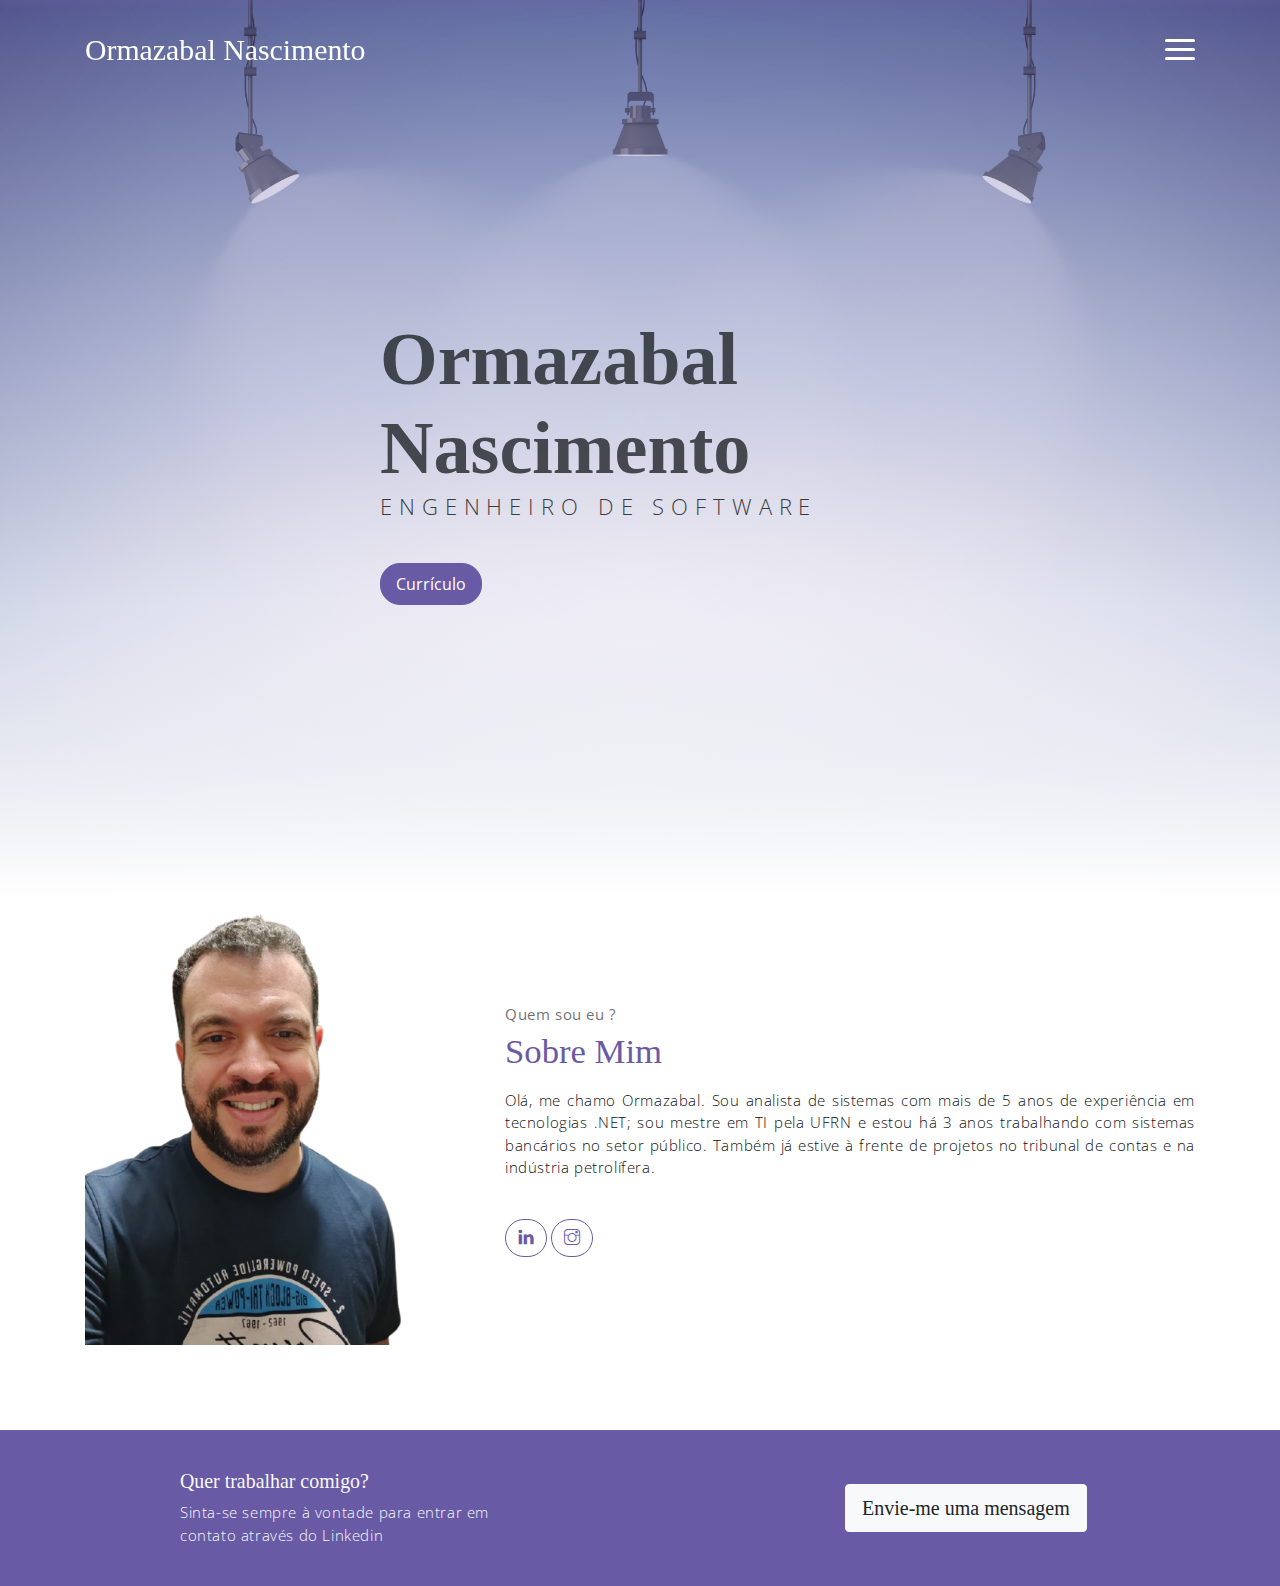
<file: index old.html>
<!DOCTYPE html>
<html lang="en">

<head>
    <meta charset="utf-8">
    <meta name="viewport" content="width=device-width, initial-scale=1, shrink-to-fit=no">
    <meta name="description" content="Start your development with Meyawo landing page.">
    <meta name="author" content="Devcrud">
    <title>Ormazabal Nascimento | Engenheiro de Software</title>
    <!-- font icons -->
    <link rel="stylesheet" href="assets/vendors/themify-icons/css/themify-icons.css">
    <!-- Bootstrap + Meyawo main styles -->
    <link rel="stylesheet" href="assets/css/meyawo.css">
</head>

<body data-spy="scroll" data-target=".navbar" data-offset="40" id="home">

    <!-- Page Navbar -->
    <nav class="custom-navbar" data-spy="affix" data-offset-top="20">
        <div class="container">
            <a class="logo" href="#">Ormazabal Nascimento</a>
            <ul class="nav">
                <li class="item">
                    <a class="link" href="#home">Inicio</a>
                </li>
                <li class="item">
                    <a class="link" href="#about">Sobre Mim</a>
                </li>
                <li class="item ml-md-3">
                    <a target="_blank" href="https://www.linkedin.com/in/ormazabalnascimento/" class="btn btn-primary">Currículo</a>
                </li>
            </ul>
            <a href="javascript:void(0)" id="nav-toggle" class="hamburger hamburger--elastic">
                <div class="hamburger-box">
                    <div class="hamburger-inner"></div>
                </div>
            </a>
        </div>
    </nav><!-- End of Page Navbar -->

    <!-- page header -->
    <header id="home" class="header">
        <div class="overlay"></div>
        <div class="header-content container">
            <h1 class="header-title">
                <!-- <span class="up">Olá!</span> -->
                <span class="down">Ormazabal Nascimento</span>
            </h1>
            <p class="header-subtitle">ENGENHEIRO DE SOFTWARE</p>

            <a target="_blank" href="https://www.linkedin.com/in/ormazabalnascimento/"><button class="btn btn-primary">Currículo</button></a>
        </div>
    </header><!-- end of page header -->

    <!-- about section -->
    <section class="section pt-0" id="about">
        <!-- container -->
        <div class="container text-center">
            <!-- about wrapper -->
            <div class="about">
                <div class="about-img-holder">
                    <img src="assets/imgs/eu.png" class="about-img" style="width: 80%;">
                </div>
                <div class="about-caption">
                    <p class="section-subtitle">Quem sou eu ?</p>
                    <h2 class="section-title mb-3">Sobre Mim</h2>
                    <p style="text-align: justify;">
                        Olá, me chamo Ormazabal. Sou analista de sistemas com mais de 5 anos de experiência em tecnologias .NET; sou mestre em TI pela UFRN e estou há 3 anos trabalhando com sistemas bancários no setor público. Também já estive à frente de projetos no tribunal de contas e na indústria petrolífera.
                    </p>
                    <a target="_blank" href="https://www.linkedin.com/in/ormazabalnascimento/"><button class="btn-rounded btn btn-outline-primary mt-4"><i class="ti-linkedin"></i></button></a>
                    <a target="_blank" href="https://www.instagram.com/ormazabal84/"><button class="btn-rounded btn btn-outline-primary mt-4"><i class="ti-instagram"></i></button></a>
                </div>
            </div><!-- end of about wrapper -->
        </div><!-- end of container -->
    </section> <!-- end of about section -->

    <!-- section -->
    <section class="section-sm bg-primary">
        <!-- container -->
        <div class="container text-center text-sm-left">
            <!-- row -->
            <div class="row align-items-center">
                <div class="col-sm offset-md-1 mb-4 mb-md-0">
                    <h6 class="title text-light">Quer trabalhar comigo?</h6>
                    <p class="m-0 text-light">Sinta-se sempre à vontade para entrar em contato através do Linkedin</p>
                </div>
                <div class="col-sm offset-sm-2 offset-md-3">
                    <a target="_blank" class="link" href="https://www.linkedin.com/in/ormazabalnascimento/"><button class="btn btn-lg my-font btn-light rounded">Envie-me uma mensagem</button></a>
                </div>
            </div> <!-- end of row -->
        </div> <!-- end of container -->
    </section> <!-- end of section -->

    <!-- core  -->
    <script src="assets/vendors/jquery/jquery-3.4.1.js"></script>
    <script src="assets/vendors/bootstrap/bootstrap.bundle.js"></script>

    <!-- bootstrap 3 affix -->
    <script src="assets/vendors/bootstrap/bootstrap.affix.js"></script>

    <!-- Meyawo js -->
    <script src="assets/js/meyawo.js"></script>

</body>

</html>
</file>
<file: assets/vendors/themify-icons/css/themify-icons.css>
@font-face {
	font-family: 'themify';
	src:url("../fonts/themify.eot?-fvbane");
	src:url("../fonts/themify.eot?#iefix-fvbane") format("embedded-opentype"),
		url("../fonts/themify.woff?-fvbane") format("woff"),
		url("../fonts/themify.ttf?-fvbane") format("truetype"),
		url("../fonts/themify.svg?-fvbane#themify") format("svg");
	font-weight: normal;
	font-style: normal;
}

[class^="ti-"], [class*=" ti-"] {
	font-family: 'themify';
	speak: none;
	font-style: normal;
	font-weight: normal;
	font-variant: normal;
	text-transform: none;
	line-height: 1;

	/* Better Font Rendering =========== */
	-webkit-font-smoothing: antialiased;
	-moz-osx-font-smoothing: grayscale;
}

.ti-wand:before {
	content: "\e600";
}
.ti-volume:before {
	content: "\e601";
}
.ti-user:before {
	content: "\e602";
}
.ti-unlock:before {
	content: "\e603";
}
.ti-unlink:before {
	content: "\e604";
}
.ti-trash:before {
	content: "\e605";
}
.ti-thought:before {
	content: "\e606";
}
.ti-target:before {
	content: "\e607";
}
.ti-tag:before {
	content: "\e608";
}
.ti-tablet:before {
	content: "\e609";
}
.ti-star:before {
	content: "\e60a";
}
.ti-spray:before {
	content: "\e60b";
}
.ti-signal:before {
	content: "\e60c";
}
.ti-shopping-cart:before {
	content: "\e60d";
}
.ti-shopping-cart-full:before {
	content: "\e60e";
}
.ti-settings:before {
	content: "\e60f";
}
.ti-search:before {
	content: "\e610";
}
.ti-zoom-in:before {
	content: "\e611";
}
.ti-zoom-out:before {
	content: "\e612";
}
.ti-cut:before {
	content: "\e613";
}
.ti-ruler:before {
	content: "\e614";
}
.ti-ruler-pencil:before {
	content: "\e615";
}
.ti-ruler-alt:before {
	content: "\e616";
}
.ti-bookmark:before {
	content: "\e617";
}
.ti-bookmark-alt:before {
	content: "\e618";
}
.ti-reload:before {
	content: "\e619";
}
.ti-plus:before {
	content: "\e61a";
}
.ti-pin:before {
	content: "\e61b";
}
.ti-pencil:before {
	content: "\e61c";
}
.ti-pencil-alt:before {
	content: "\e61d";
}
.ti-paint-roller:before {
	content: "\e61e";
}
.ti-paint-bucket:before {
	content: "\e61f";
}
.ti-na:before {
	content: "\e620";
}
.ti-mobile:before {
	content: "\e621";
}
.ti-minus:before {
	content: "\e622";
}
.ti-medall:before {
	content: "\e623";
}
.ti-medall-alt:before {
	content: "\e624";
}
.ti-marker:before {
	content: "\e625";
}
.ti-marker-alt:before {
	content: "\e626";
}
.ti-arrow-up:before {
	content: "\e627";
}
.ti-arrow-right:before {
	content: "\e628";
}
.ti-arrow-left:before {
	content: "\e629";
}
.ti-arrow-down:before {
	content: "\e62a";
}
.ti-lock:before {
	content: "\e62b";
}
.ti-location-arrow:before {
	content: "\e62c";
}
.ti-link:before {
	content: "\e62d";
}
.ti-layout:before {
	content: "\e62e";
}
.ti-layers:before {
	content: "\e62f";
}
.ti-layers-alt:before {
	content: "\e630";
}
.ti-key:before {
	content: "\e631";
}
.ti-import:before {
	content: "\e632";
}
.ti-image:before {
	content: "\e633";
}
.ti-heart:before {
	content: "\e634";
}
.ti-heart-broken:before {
	content: "\e635";
}
.ti-hand-stop:before {
	content: "\e636";
}
.ti-hand-open:before {
	content: "\e637";
}
.ti-hand-drag:before {
	content: "\e638";
}
.ti-folder:before {
	content: "\e639";
}
.ti-flag:before {
	content: "\e63a";
}
.ti-flag-alt:before {
	content: "\e63b";
}
.ti-flag-alt-2:before {
	content: "\e63c";
}
.ti-eye:before {
	content: "\e63d";
}
.ti-export:before {
	content: "\e63e";
}
.ti-exchange-vertical:before {
	content: "\e63f";
}
.ti-desktop:before {
	content: "\e640";
}
.ti-cup:before {
	content: "\e641";
}
.ti-crown:before {
	content: "\e642";
}
.ti-comments:before {
	content: "\e643";
}
.ti-comment:before {
	content: "\e644";
}
.ti-comment-alt:before {
	content: "\e645";
}
.ti-close:before {
	content: "\e646";
}
.ti-clip:before {
	content: "\e647";
}
.ti-angle-up:before {
	content: "\e648";
}
.ti-angle-right:before {
	content: "\e649";
}
.ti-angle-left:before {
	content: "\e64a";
}
.ti-angle-down:before {
	content: "\e64b";
}
.ti-check:before {
	content: "\e64c";
}
.ti-check-box:before {
	content: "\e64d";
}
.ti-camera:before {
	content: "\e64e";
}
.ti-announcement:before {
	content: "\e64f";
}
.ti-brush:before {
	content: "\e650";
}
.ti-briefcase:before {
	content: "\e651";
}
.ti-bolt:before {
	content: "\e652";
}
.ti-bolt-alt:before {
	content: "\e653";
}
.ti-blackboard:before {
	content: "\e654";
}
.ti-bag:before {
	content: "\e655";
}
.ti-move:before {
	content: "\e656";
}
.ti-arrows-vertical:before {
	content: "\e657";
}
.ti-arrows-horizontal:before {
	content: "\e658";
}
.ti-fullscreen:before {
	content: "\e659";
}
.ti-arrow-top-right:before {
	content: "\e65a";
}
.ti-arrow-top-left:before {
	content: "\e65b";
}
.ti-arrow-circle-up:before {
	content: "\e65c";
}
.ti-arrow-circle-right:before {
	content: "\e65d";
}
.ti-arrow-circle-left:before {
	content: "\e65e";
}
.ti-arrow-circle-down:before {
	content: "\e65f";
}
.ti-angle-double-up:before {
	content: "\e660";
}
.ti-angle-double-right:before {
	content: "\e661";
}
.ti-angle-double-left:before {
	content: "\e662";
}
.ti-angle-double-down:before {
	content: "\e663";
}
.ti-zip:before {
	content: "\e664";
}
.ti-world:before {
	content: "\e665";
}
.ti-wheelchair:before {
	content: "\e666";
}
.ti-view-list:before {
	content: "\e667";
}
.ti-view-list-alt:before {
	content: "\e668";
}
.ti-view-grid:before {
	content: "\e669";
}
.ti-uppercase:before {
	content: "\e66a";
}
.ti-upload:before {
	content: "\e66b";
}
.ti-underline:before {
	content: "\e66c";
}
.ti-truck:before {
	content: "\e66d";
}
.ti-timer:before {
	content: "\e66e";
}
.ti-ticket:before {
	content: "\e66f";
}
.ti-thumb-up:before {
	content: "\e670";
}
.ti-thumb-down:before {
	content: "\e671";
}
.ti-text:before {
	content: "\e672";
}
.ti-stats-up:before {
	content: "\e673";
}
.ti-stats-down:before {
	content: "\e674";
}
.ti-split-v:before {
	content: "\e675";
}
.ti-split-h:before {
	content: "\e676";
}
.ti-smallcap:before {
	content: "\e677";
}
.ti-shine:before {
	content: "\e678";
}
.ti-shift-right:before {
	content: "\e679";
}
.ti-shift-left:before {
	content: "\e67a";
}
.ti-shield:before {
	content: "\e67b";
}
.ti-notepad:before {
	content: "\e67c";
}
.ti-server:before {
	content: "\e67d";
}
.ti-quote-right:before {
	content: "\e67e";
}
.ti-quote-left:before {
	content: "\e67f";
}
.ti-pulse:before {
	content: "\e680";
}
.ti-printer:before {
	content: "\e681";
}
.ti-power-off:before {
	content: "\e682";
}
.ti-plug:before {
	content: "\e683";
}
.ti-pie-chart:before {
	content: "\e684";
}
.ti-paragraph:before {
	content: "\e685";
}
.ti-panel:before {
	content: "\e686";
}
.ti-package:before {
	content: "\e687";
}
.ti-music:before {
	content: "\e688";
}
.ti-music-alt:before {
	content: "\e689";
}
.ti-mouse:before {
	content: "\e68a";
}
.ti-mouse-alt:before {
	content: "\e68b";
}
.ti-money:before {
	content: "\e68c";
}
.ti-microphone:before {
	content: "\e68d";
}
.ti-menu:before {
	content: "\e68e";
}
.ti-menu-alt:before {
	content: "\e68f";
}
.ti-map:before {
	content: "\e690";
}
.ti-map-alt:before {
	content: "\e691";
}
.ti-loop:before {
	content: "\e692";
}
.ti-location-pin:before {
	content: "\e693";
}
.ti-list:before {
	content: "\e694";
}
.ti-light-bulb:before {
	content: "\e695";
}
.ti-Italic:before {
	content: "\e696";
}
.ti-info:before {
	content: "\e697";
}
.ti-infinite:before {
	content: "\e698";
}
.ti-id-badge:before {
	content: "\e699";
}
.ti-hummer:before {
	content: "\e69a";
}
.ti-home:before {
	content: "\e69b";
}
.ti-help:before {
	content: "\e69c";
}
.ti-headphone:before {
	content: "\e69d";
}
.ti-harddrives:before {
	content: "\e69e";
}
.ti-harddrive:before {
	content: "\e69f";
}
.ti-gift:before {
	content: "\e6a0";
}
.ti-game:before {
	content: "\e6a1";
}
.ti-filter:before {
	content: "\e6a2";
}
.ti-files:before {
	content: "\e6a3";
}
.ti-file:before {
	content: "\e6a4";
}
.ti-eraser:before {
	content: "\e6a5";
}
.ti-envelope:before {
	content: "\e6a6";
}
.ti-download:before {
	content: "\e6a7";
}
.ti-direction:before {
	content: "\e6a8";
}
.ti-direction-alt:before {
	content: "\e6a9";
}
.ti-dashboard:before {
	content: "\e6aa";
}
.ti-control-stop:before {
	content: "\e6ab";
}
.ti-control-shuffle:before {
	content: "\e6ac";
}
.ti-control-play:before {
	content: "\e6ad";
}
.ti-control-pause:before {
	content: "\e6ae";
}
.ti-control-forward:before {
	content: "\e6af";
}
.ti-control-backward:before {
	content: "\e6b0";
}
.ti-cloud:before {
	content: "\e6b1";
}
.ti-cloud-up:before {
	content: "\e6b2";
}
.ti-cloud-down:before {
	content: "\e6b3";
}
.ti-clipboard:before {
	content: "\e6b4";
}
.ti-car:before {
	content: "\e6b5";
}
.ti-calendar:before {
	content: "\e6b6";
}
.ti-book:before {
	content: "\e6b7";
}
.ti-bell:before {
	content: "\e6b8";
}
.ti-basketball:before {
	content: "\e6b9";
}
.ti-bar-chart:before {
	content: "\e6ba";
}
.ti-bar-chart-alt:before {
	content: "\e6bb";
}
.ti-back-right:before {
	content: "\e6bc";
}
.ti-back-left:before {
	content: "\e6bd";
}
.ti-arrows-corner:before {
	content: "\e6be";
}
.ti-archive:before {
	content: "\e6bf";
}
.ti-anchor:before {
	content: "\e6c0";
}
.ti-align-right:before {
	content: "\e6c1";
}
.ti-align-left:before {
	content: "\e6c2";
}
.ti-align-justify:before {
	content: "\e6c3";
}
.ti-align-center:before {
	content: "\e6c4";
}
.ti-alert:before {
	content: "\e6c5";
}
.ti-alarm-clock:before {
	content: "\e6c6";
}
.ti-agenda:before {
	content: "\e6c7";
}
.ti-write:before {
	content: "\e6c8";
}
.ti-window:before {
	content: "\e6c9";
}
.ti-widgetized:before {
	content: "\e6ca";
}
.ti-widget:before {
	content: "\e6cb";
}
.ti-widget-alt:before {
	content: "\e6cc";
}
.ti-wallet:before {
	content: "\e6cd";
}
.ti-video-clapper:before {
	content: "\e6ce";
}
.ti-video-camera:before {
	content: "\e6cf";
}
.ti-vector:before {
	content: "\e6d0";
}
.ti-themify-logo:before {
	content: "\e6d1";
}
.ti-themify-favicon:before {
	content: "\e6d2";
}
.ti-themify-favicon-alt:before {
	content: "\e6d3";
}
.ti-support:before {
	content: "\e6d4";
}
.ti-stamp:before {
	content: "\e6d5";
}
.ti-split-v-alt:before {
	content: "\e6d6";
}
.ti-slice:before {
	content: "\e6d7";
}
.ti-shortcode:before {
	content: "\e6d8";
}
.ti-shift-right-alt:before {
	content: "\e6d9";
}
.ti-shift-left-alt:before {
	content: "\e6da";
}
.ti-ruler-alt-2:before {
	content: "\e6db";
}
.ti-receipt:before {
	content: "\e6dc";
}
.ti-pin2:before {
	content: "\e6dd";
}
.ti-pin-alt:before {
	content: "\e6de";
}
.ti-pencil-alt2:before {
	content: "\e6df";
}
.ti-palette:before {
	content: "\e6e0";
}
.ti-more:before {
	content: "\e6e1";
}
.ti-more-alt:before {
	content: "\e6e2";
}
.ti-microphone-alt:before {
	content: "\e6e3";
}
.ti-magnet:before {
	content: "\e6e4";
}
.ti-line-double:before {
	content: "\e6e5";
}
.ti-line-dotted:before {
	content: "\e6e6";
}
.ti-line-dashed:before {
	content: "\e6e7";
}
.ti-layout-width-full:before {
	content: "\e6e8";
}
.ti-layout-width-default:before {
	content: "\e6e9";
}
.ti-layout-width-default-alt:before {
	content: "\e6ea";
}
.ti-layout-tab:before {
	content: "\e6eb";
}
.ti-layout-tab-window:before {
	content: "\e6ec";
}
.ti-layout-tab-v:before {
	content: "\e6ed";
}
.ti-layout-tab-min:before {
	content: "\e6ee";
}
.ti-layout-slider:before {
	content: "\e6ef";
}
.ti-layout-slider-alt:before {
	content: "\e6f0";
}
.ti-layout-sidebar-right:before {
	content: "\e6f1";
}
.ti-layout-sidebar-none:before {
	content: "\e6f2";
}
.ti-layout-sidebar-left:before {
	content: "\e6f3";
}
.ti-layout-placeholder:before {
	content: "\e6f4";
}
.ti-layout-menu:before {
	content: "\e6f5";
}
.ti-layout-menu-v:before {
	content: "\e6f6";
}
.ti-layout-menu-separated:before {
	content: "\e6f7";
}
.ti-layout-menu-full:before {
	content: "\e6f8";
}
.ti-layout-media-right-alt:before {
	content: "\e6f9";
}
.ti-layout-media-right:before {
	content: "\e6fa";
}
.ti-layout-media-overlay:before {
	content: "\e6fb";
}
.ti-layout-media-overlay-alt:before {
	content: "\e6fc";
}
.ti-layout-media-overlay-alt-2:before {
	content: "\e6fd";
}
.ti-layout-media-left-alt:before {
	content: "\e6fe";
}
.ti-layout-media-left:before {
	content: "\e6ff";
}
.ti-layout-media-center-alt:before {
	content: "\e700";
}
.ti-layout-media-center:before {
	content: "\e701";
}
.ti-layout-list-thumb:before {
	content: "\e702";
}
.ti-layout-list-thumb-alt:before {
	content: "\e703";
}
.ti-layout-list-post:before {
	content: "\e704";
}
.ti-layout-list-large-image:before {
	content: "\e705";
}
.ti-layout-line-solid:before {
	content: "\e706";
}
.ti-layout-grid4:before {
	content: "\e707";
}
.ti-layout-grid3:before {
	content: "\e708";
}
.ti-layout-grid2:before {
	content: "\e709";
}
.ti-layout-grid2-thumb:before {
	content: "\e70a";
}
.ti-layout-cta-right:before {
	content: "\e70b";
}
.ti-layout-cta-left:before {
	content: "\e70c";
}
.ti-layout-cta-center:before {
	content: "\e70d";
}
.ti-layout-cta-btn-right:before {
	content: "\e70e";
}
.ti-layout-cta-btn-left:before {
	content: "\e70f";
}
.ti-layout-column4:before {
	content: "\e710";
}
.ti-layout-column3:before {
	content: "\e711";
}
.ti-layout-column2:before {
	content: "\e712";
}
.ti-layout-accordion-separated:before {
	content: "\e713";
}
.ti-layout-accordion-merged:before {
	content: "\e714";
}
.ti-layout-accordion-list:before {
	content: "\e715";
}
.ti-ink-pen:before {
	content: "\e716";
}
.ti-info-alt:before {
	content: "\e717";
}
.ti-help-alt:before {
	content: "\e718";
}
.ti-headphone-alt:before {
	content: "\e719";
}
.ti-hand-point-up:before {
	content: "\e71a";
}
.ti-hand-point-right:before {
	content: "\e71b";
}
.ti-hand-point-left:before {
	content: "\e71c";
}
.ti-hand-point-down:before {
	content: "\e71d";
}
.ti-gallery:before {
	content: "\e71e";
}
.ti-face-smile:before {
	content: "\e71f";
}
.ti-face-sad:before {
	content: "\e720";
}
.ti-credit-card:before {
	content: "\e721";
}
.ti-control-skip-forward:before {
	content: "\e722";
}
.ti-control-skip-backward:before {
	content: "\e723";
}
.ti-control-record:before {
	content: "\e724";
}
.ti-control-eject:before {
	content: "\e725";
}
.ti-comments-smiley:before {
	content: "\e726";
}
.ti-brush-alt:before {
	content: "\e727";
}
.ti-youtube:before {
	content: "\e728";
}
.ti-vimeo:before {
	content: "\e729";
}
.ti-twitter:before {
	content: "\e72a";
}
.ti-time:before {
	content: "\e72b";
}
.ti-tumblr:before {
	content: "\e72c";
}
.ti-skype:before {
	content: "\e72d";
}
.ti-share:before {
	content: "\e72e";
}
.ti-share-alt:before {
	content: "\e72f";
}
.ti-rocket:before {
	content: "\e730";
}
.ti-pinterest:before {
	content: "\e731";
}
.ti-new-window:before {
	content: "\e732";
}
.ti-microsoft:before {
	content: "\e733";
}
.ti-list-ol:before {
	content: "\e734";
}
.ti-linkedin:before {
	content: "\e735";
}
.ti-layout-sidebar-2:before {
	content: "\e736";
}
.ti-layout-grid4-alt:before {
	content: "\e737";
}
.ti-layout-grid3-alt:before {
	content: "\e738";
}
.ti-layout-grid2-alt:before {
	content: "\e739";
}
.ti-layout-column4-alt:before {
	content: "\e73a";
}
.ti-layout-column3-alt:before {
	content: "\e73b";
}
.ti-layout-column2-alt:before {
	content: "\e73c";
}
.ti-instagram:before {
	content: "\e73d";
}
.ti-google:before {
	content: "\e73e";
}
.ti-github:before {
	content: "\e73f";
}
.ti-flickr:before {
	content: "\e740";
}
.ti-facebook:before {
	content: "\e741";
}
.ti-dropbox:before {
	content: "\e742";
}
.ti-dribbble:before {
	content: "\e743";
}
.ti-apple:before {
	content: "\e744";
}
.ti-android:before {
	content: "\e745";
}
.ti-save:before {
	content: "\e746";
}
.ti-save-alt:before {
	content: "\e747";
}
.ti-yahoo:before {
	content: "\e748";
}
.ti-wordpress:before {
	content: "\e749";
}
.ti-vimeo-alt:before {
	content: "\e74a";
}
.ti-twitter-alt:before {
	content: "\e74b";
}
.ti-tumblr-alt:before {
	content: "\e74c";
}
.ti-trello:before {
	content: "\e74d";
}
.ti-stack-overflow:before {
	content: "\e74e";
}
.ti-soundcloud:before {
	content: "\e74f";
}
.ti-sharethis:before {
	content: "\e750";
}
.ti-sharethis-alt:before {
	content: "\e751";
}
.ti-reddit:before {
	content: "\e752";
}
.ti-pinterest-alt:before {
	content: "\e753";
}
.ti-microsoft-alt:before {
	content: "\e754";
}
.ti-linux:before {
	content: "\e755";
}
.ti-jsfiddle:before {
	content: "\e756";
}
.ti-joomla:before {
	content: "\e757";
}
.ti-html5:before {
	content: "\e758";
}
.ti-flickr-alt:before {
	content: "\e759";
}
.ti-email:before {
	content: "\e75a";
}
.ti-drupal:before {
	content: "\e75b";
}
.ti-dropbox-alt:before {
	content: "\e75c";
}
.ti-css3:before {
	content: "\e75d";
}
.ti-rss:before {
	content: "\e75e";
}
.ti-rss-alt:before {
	content: "\e75f";
}
</file>
<file: assets/css/meyawo.css>
@charset "UTF-8";
/*!
=========================================================
* Meyawo Landing page
=========================================================

* Copyright: 2019 DevCRUD (https://devcrud.com)
* Licensed: (https://devcrud.com/licenses)
* Coded by www.devcrud.com

=========================================================

* The above copyright notice and this permission notice shall be included in all copies or substantial portions of the Software.
*/
@import url("https://fonts.googleapis.com/css?family=Baloo+Paaji|Open+Sans:300,300i,400,400i,600,600i,700,700i");
:root {
  --blue: #1e549f;
  --indigo: #695aa6;
  --purple: #6f42c1;
  --pink: #e83e8c;
  --red: #ec185d;
  --orange: #ff6d02;
  --yellow: #ffc107;
  --green: #1bb74f;
  --teal: #20c997;
  --cyan: #17a2b8;
  --white: #fff;
  --gray: #6c757d;
  --gray-dark: #393e46;
  --primary: #695aa6;
  --secondary: #393e46;
  --success: #1bb74f;
  --info: #17a2b8;
  --warning: #ff6d02;
  --danger: #ec185d;
  --light: #f8f9fa;
  --dark: #212529;
  --breakpoint-xs: 0;
  --breakpoint-sm: 576px;
  --breakpoint-md: 768px;
  --breakpoint-lg: 992px;
  --breakpoint-xl: 1200px;
  --font-family-sans-serif: "Open Sans", sans-serif;
  --font-family-monospace: SFMono-Regular, Menlo, Monaco, Consolas, "Liberation Mono", "Courier New", monospace;
}

*,
*::before,
*::after {
  box-sizing: border-box;
}

html {
  font-family: sans-serif;
  line-height: 1.15;
  -webkit-text-size-adjust: 100%;
  -webkit-tap-highlight-color: rgba(0, 0, 0, 0);
}

article, aside, figcaption, figure, footer, header, hgroup, main, nav, section {
  display: block;
}

body {
  margin: 0;
  font-family: "Open Sans", sans-serif;
  font-size: 1rem;
  font-weight: 400;
  line-height: 1.5;
  color: #212529;
  text-align: left;
  background-color: #fff;
}

[tabindex="-1"]:focus {
  outline: 0 !important;
}

hr {
  box-sizing: content-box;
  height: 0;
  overflow: visible;
}

h1, h2, h3, h4, h5, h6 {
  margin-top: 0;
  margin-bottom: 0.5rem;
}

p {
  margin-top: 0;
  margin-bottom: 1rem;
}

abbr[title],
abbr[data-original-title] {
  text-decoration: underline;
  -webkit-text-decoration: underline dotted;
          text-decoration: underline dotted;
  cursor: help;
  border-bottom: 0;
  -webkit-text-decoration-skip-ink: none;
          text-decoration-skip-ink: none;
}

address {
  margin-bottom: 1rem;
  font-style: normal;
  line-height: inherit;
}

ol,
ul,
dl {
  margin-top: 0;
  margin-bottom: 1rem;
}

ol ol,
ul ul,
ol ul,
ul ol {
  margin-bottom: 0;
}

dt {
  font-weight: 700;
}

dd {
  margin-bottom: .5rem;
  margin-left: 0;
}

blockquote {
  margin: 0 0 1rem;
}

b,
strong {
  font-weight: bolder;
}

small {
  font-size: 80%;
}

sub,
sup {
  position: relative;
  font-size: 75%;
  line-height: 0;
  vertical-align: baseline;
}

sub {
  bottom: -.25em;
}

sup {
  top: -.5em;
}

a {
  color: #695aa6;
  text-decoration: none;
  background-color: transparent;
}

a:hover {
  color: #493f75;
  text-decoration: none;
}

a:not([href]):not([tabindex]) {
  color: inherit;
  text-decoration: none;
}

a:not([href]):not([tabindex]):hover, a:not([href]):not([tabindex]):focus {
  color: inherit;
  text-decoration: none;
}

a:not([href]):not([tabindex]):focus {
  outline: 0;
}

pre,
code,
kbd,
samp {
  font-family: SFMono-Regular, Menlo, Monaco, Consolas, "Liberation Mono", "Courier New", monospace;
  font-size: 1em;
}

pre {
  margin-top: 0;
  margin-bottom: 1rem;
  overflow: auto;
}

figure {
  margin: 0 0 1rem;
}

img {
  vertical-align: middle;
  border-style: none;
}

svg {
  overflow: hidden;
  vertical-align: middle;
}

table {
  border-collapse: collapse;
}

caption {
  padding-top: 0.75rem;
  padding-bottom: 0.75rem;
  color: #6c757d;
  text-align: left;
  caption-side: bottom;
}

th {
  text-align: inherit;
}

label {
  display: inline-block;
  margin-bottom: 0.5rem;
}

button {
  border-radius: 0;
}

button:focus {
  outline: 1px dotted;
  outline: 5px auto -webkit-focus-ring-color;
}

input,
button,
select,
optgroup,
textarea {
  margin: 0;
  font-family: inherit;
  font-size: inherit;
  line-height: inherit;
}

button,
input {
  overflow: visible;
}

button,
select {
  text-transform: none;
}

select {
  word-wrap: normal;
}

button,
[type="button"],
[type="reset"],
[type="submit"] {
  -webkit-appearance: button;
}

button:not(:disabled),
[type="button"]:not(:disabled),
[type="reset"]:not(:disabled),
[type="submit"]:not(:disabled) {
  cursor: pointer;
}

button::-moz-focus-inner,
[type="button"]::-moz-focus-inner,
[type="reset"]::-moz-focus-inner,
[type="submit"]::-moz-focus-inner {
  padding: 0;
  border-style: none;
}

input[type="radio"],
input[type="checkbox"] {
  box-sizing: border-box;
  padding: 0;
}

input[type="date"],
input[type="time"],
input[type="datetime-local"],
input[type="month"] {
  -webkit-appearance: listbox;
}

textarea {
  overflow: auto;
  resize: vertical;
}

fieldset {
  min-width: 0;
  padding: 0;
  margin: 0;
  border: 0;
}

legend {
  display: block;
  width: 100%;
  max-width: 100%;
  padding: 0;
  margin-bottom: .5rem;
  font-size: 1.5rem;
  line-height: inherit;
  color: inherit;
  white-space: normal;
}

progress {
  vertical-align: baseline;
}

[type="number"]::-webkit-inner-spin-button,
[type="number"]::-webkit-outer-spin-button {
  height: auto;
}

[type="search"] {
  outline-offset: -2px;
  -webkit-appearance: none;
}

[type="search"]::-webkit-search-decoration {
  -webkit-appearance: none;
}

::-webkit-file-upload-button {
  font: inherit;
  -webkit-appearance: button;
}

output {
  display: inline-block;
}

summary {
  display: list-item;
  cursor: pointer;
}

template {
  display: none;
}

[hidden] {
  display: none !important;
}

h1, h2, h3, h4, h5, h6,
.h1, .h2, .h3, .h4, .h5, .h6 {
  margin-bottom: 0.5rem;
  font-weight: 500;
  line-height: 1.2;
}

h1, .h1 {
  font-size: 2.5rem;
}

h2, .h2 {
  font-size: 2rem;
}

h3, .h3 {
  font-size: 1.75rem;
}

h4, .h4 {
  font-size: 1.5rem;
}

h5, .h5 {
  font-size: 1.25rem;
}

h6, .h6 {
  font-size: 1rem;
}

.lead {
  font-size: 1.25rem;
  font-weight: 300;
}

.display-1 {
  font-size: 6rem;
  font-weight: 300;
  line-height: 1.2;
}

.display-2 {
  font-size: 5.5rem;
  font-weight: 300;
  line-height: 1.2;
}

.display-3 {
  font-size: 4.5rem;
  font-weight: 300;
  line-height: 1.2;
}

.display-4 {
  font-size: 3.5rem;
  font-weight: 300;
  line-height: 1.2;
}

hr {
  margin-top: 1rem;
  margin-bottom: 1rem;
  border: 0;
  border-top: 1px solid rgba(0, 0, 0, 0.1);
}

small,
.small {
  font-size: 80%;
  font-weight: 400;
}

mark,
.mark {
  padding: 0.2em;
  background-color: #fcf8e3;
}

.list-unstyled {
  padding-left: 0;
  list-style: none;
}

.list-inline {
  padding-left: 0;
  list-style: none;
}

.list-inline-item {
  display: inline-block;
}

.list-inline-item:not(:last-child) {
  margin-right: 0.5rem;
}

.initialism {
  font-size: 90%;
  text-transform: uppercase;
}

.blockquote {
  margin-bottom: 1rem;
  font-size: 1.25rem;
}

.blockquote-footer {
  display: block;
  font-size: 80%;
  color: #6c757d;
}

.blockquote-footer::before {
  content: "\2014\00A0";
}

.img-fluid {
  max-width: 100%;
  height: auto;
}

.img-thumbnail {
  padding: 0.25rem;
  background-color: #fff;
  border: 1px solid #dee2e6;
  border-radius: 0.25rem;
  max-width: 100%;
  height: auto;
}

.figure {
  display: inline-block;
}

.figure-img {
  margin-bottom: 0.5rem;
  line-height: 1;
}

.figure-caption {
  font-size: 90%;
  color: #6c757d;
}

code {
  font-size: 87.5%;
  color: #e83e8c;
  word-break: break-word;
}

a > code {
  color: inherit;
}

kbd {
  padding: 0.2rem 0.4rem;
  font-size: 87.5%;
  color: #fff;
  background-color: #212529;
  border-radius: 0.2rem;
}

kbd kbd {
  padding: 0;
  font-size: 100%;
  font-weight: 700;
}

pre {
  display: block;
  font-size: 87.5%;
  color: #212529;
}

pre code {
  font-size: inherit;
  color: inherit;
  word-break: normal;
}

.pre-scrollable {
  max-height: 340px;
  overflow-y: scroll;
}

.container {
  width: 100%;
  padding-right: 15px;
  padding-left: 15px;
  margin-right: auto;
  margin-left: auto;
}

@media (min-width: 576px) {
  .container {
    max-width: 540px;
  }
}

@media (min-width: 768px) {
  .container {
    max-width: 720px;
  }
}

@media (min-width: 992px) {
  .container {
    max-width: 960px;
  }
}

@media (min-width: 1200px) {
  .container {
    max-width: 1140px;
  }
}

.container-fluid {
  width: 100%;
  padding-right: 15px;
  padding-left: 15px;
  margin-right: auto;
  margin-left: auto;
}

.row {
  display: -webkit-box;
  display: -webkit-flex;
  display: -ms-flexbox;
  display: flex;
  -webkit-flex-wrap: wrap;
      -ms-flex-wrap: wrap;
          flex-wrap: wrap;
  margin-right: -15px;
  margin-left: -15px;
}

.no-gutters {
  margin-right: 0;
  margin-left: 0;
}

.no-gutters > .col,
.no-gutters > [class*="col-"] {
  padding-right: 0;
  padding-left: 0;
}

.col-1, .col-2, .col-3, .col-4, .col-5, .col-6, .col-7, .col-8, .col-9, .col-10, .col-11, .col-12, .col,
.col-auto, .col-sm-1, .col-sm-2, .col-sm-3, .col-sm-4, .col-sm-5, .col-sm-6, .col-sm-7, .col-sm-8, .col-sm-9, .col-sm-10, .col-sm-11, .col-sm-12, .col-sm,
.col-sm-auto, .col-md-1, .col-md-2, .col-md-3, .col-md-4, .col-md-5, .col-md-6, .col-md-7, .col-md-8, .col-md-9, .col-md-10, .col-md-11, .col-md-12, .col-md,
.col-md-auto, .col-lg-1, .col-lg-2, .col-lg-3, .col-lg-4, .col-lg-5, .col-lg-6, .col-lg-7, .col-lg-8, .col-lg-9, .col-lg-10, .col-lg-11, .col-lg-12, .col-lg,
.col-lg-auto, .col-xl-1, .col-xl-2, .col-xl-3, .col-xl-4, .col-xl-5, .col-xl-6, .col-xl-7, .col-xl-8, .col-xl-9, .col-xl-10, .col-xl-11, .col-xl-12, .col-xl,
.col-xl-auto {
  position: relative;
  width: 100%;
  padding-right: 15px;
  padding-left: 15px;
}

.col {
  -webkit-flex-basis: 0;
      -ms-flex-preferred-size: 0;
          flex-basis: 0;
  -webkit-box-flex: 1;
  -webkit-flex-grow: 1;
      -ms-flex-positive: 1;
          flex-grow: 1;
  max-width: 100%;
}

.col-auto {
  -webkit-box-flex: 0;
  -webkit-flex: 0 0 auto;
      -ms-flex: 0 0 auto;
          flex: 0 0 auto;
  width: auto;
  max-width: 100%;
}

.col-1 {
  -webkit-box-flex: 0;
  -webkit-flex: 0 0 8.33333%;
      -ms-flex: 0 0 8.33333%;
          flex: 0 0 8.33333%;
  max-width: 8.33333%;
}

.col-2 {
  -webkit-box-flex: 0;
  -webkit-flex: 0 0 16.66667%;
      -ms-flex: 0 0 16.66667%;
          flex: 0 0 16.66667%;
  max-width: 16.66667%;
}

.col-3 {
  -webkit-box-flex: 0;
  -webkit-flex: 0 0 25%;
      -ms-flex: 0 0 25%;
          flex: 0 0 25%;
  max-width: 25%;
}

.col-4 {
  -webkit-box-flex: 0;
  -webkit-flex: 0 0 33.33333%;
      -ms-flex: 0 0 33.33333%;
          flex: 0 0 33.33333%;
  max-width: 33.33333%;
}

.col-5 {
  -webkit-box-flex: 0;
  -webkit-flex: 0 0 41.66667%;
      -ms-flex: 0 0 41.66667%;
          flex: 0 0 41.66667%;
  max-width: 41.66667%;
}

.col-6 {
  -webkit-box-flex: 0;
  -webkit-flex: 0 0 50%;
      -ms-flex: 0 0 50%;
          flex: 0 0 50%;
  max-width: 50%;
}

.col-7 {
  -webkit-box-flex: 0;
  -webkit-flex: 0 0 58.33333%;
      -ms-flex: 0 0 58.33333%;
          flex: 0 0 58.33333%;
  max-width: 58.33333%;
}

.col-8 {
  -webkit-box-flex: 0;
  -webkit-flex: 0 0 66.66667%;
      -ms-flex: 0 0 66.66667%;
          flex: 0 0 66.66667%;
  max-width: 66.66667%;
}

.col-9 {
  -webkit-box-flex: 0;
  -webkit-flex: 0 0 75%;
      -ms-flex: 0 0 75%;
          flex: 0 0 75%;
  max-width: 75%;
}

.col-10 {
  -webkit-box-flex: 0;
  -webkit-flex: 0 0 83.33333%;
      -ms-flex: 0 0 83.33333%;
          flex: 0 0 83.33333%;
  max-width: 83.33333%;
}

.col-11 {
  -webkit-box-flex: 0;
  -webkit-flex: 0 0 91.66667%;
      -ms-flex: 0 0 91.66667%;
          flex: 0 0 91.66667%;
  max-width: 91.66667%;
}

.col-12 {
  -webkit-box-flex: 0;
  -webkit-flex: 0 0 100%;
      -ms-flex: 0 0 100%;
          flex: 0 0 100%;
  max-width: 100%;
}

.order-first {
  -webkit-box-ordinal-group: 0;
  -webkit-order: -1;
      -ms-flex-order: -1;
          order: -1;
}

.order-last {
  -webkit-box-ordinal-group: 14;
  -webkit-order: 13;
      -ms-flex-order: 13;
          order: 13;
}

.order-0 {
  -webkit-box-ordinal-group: 1;
  -webkit-order: 0;
      -ms-flex-order: 0;
          order: 0;
}

.order-1 {
  -webkit-box-ordinal-group: 2;
  -webkit-order: 1;
      -ms-flex-order: 1;
          order: 1;
}

.order-2 {
  -webkit-box-ordinal-group: 3;
  -webkit-order: 2;
      -ms-flex-order: 2;
          order: 2;
}

.order-3 {
  -webkit-box-ordinal-group: 4;
  -webkit-order: 3;
      -ms-flex-order: 3;
          order: 3;
}

.order-4 {
  -webkit-box-ordinal-group: 5;
  -webkit-order: 4;
      -ms-flex-order: 4;
          order: 4;
}

.order-5 {
  -webkit-box-ordinal-group: 6;
  -webkit-order: 5;
      -ms-flex-order: 5;
          order: 5;
}

.order-6 {
  -webkit-box-ordinal-group: 7;
  -webkit-order: 6;
      -ms-flex-order: 6;
          order: 6;
}

.order-7 {
  -webkit-box-ordinal-group: 8;
  -webkit-order: 7;
      -ms-flex-order: 7;
          order: 7;
}

.order-8 {
  -webkit-box-ordinal-group: 9;
  -webkit-order: 8;
      -ms-flex-order: 8;
          order: 8;
}

.order-9 {
  -webkit-box-ordinal-group: 10;
  -webkit-order: 9;
      -ms-flex-order: 9;
          order: 9;
}

.order-10 {
  -webkit-box-ordinal-group: 11;
  -webkit-order: 10;
      -ms-flex-order: 10;
          order: 10;
}

.order-11 {
  -webkit-box-ordinal-group: 12;
  -webkit-order: 11;
      -ms-flex-order: 11;
          order: 11;
}

.order-12 {
  -webkit-box-ordinal-group: 13;
  -webkit-order: 12;
      -ms-flex-order: 12;
          order: 12;
}

.offset-1 {
  margin-left: 8.33333%;
}

.offset-2 {
  margin-left: 16.66667%;
}

.offset-3 {
  margin-left: 25%;
}

.offset-4 {
  margin-left: 33.33333%;
}

.offset-5 {
  margin-left: 41.66667%;
}

.offset-6 {
  margin-left: 50%;
}

.offset-7 {
  margin-left: 58.33333%;
}

.offset-8 {
  margin-left: 66.66667%;
}

.offset-9 {
  margin-left: 75%;
}

.offset-10 {
  margin-left: 83.33333%;
}

.offset-11 {
  margin-left: 91.66667%;
}

@media (min-width: 576px) {
  .col-sm {
    -webkit-flex-basis: 0;
        -ms-flex-preferred-size: 0;
            flex-basis: 0;
    -webkit-box-flex: 1;
    -webkit-flex-grow: 1;
        -ms-flex-positive: 1;
            flex-grow: 1;
    max-width: 100%;
  }
  .col-sm-auto {
    -webkit-box-flex: 0;
    -webkit-flex: 0 0 auto;
        -ms-flex: 0 0 auto;
            flex: 0 0 auto;
    width: auto;
    max-width: 100%;
  }
  .col-sm-1 {
    -webkit-box-flex: 0;
    -webkit-flex: 0 0 8.33333%;
        -ms-flex: 0 0 8.33333%;
            flex: 0 0 8.33333%;
    max-width: 8.33333%;
  }
  .col-sm-2 {
    -webkit-box-flex: 0;
    -webkit-flex: 0 0 16.66667%;
        -ms-flex: 0 0 16.66667%;
            flex: 0 0 16.66667%;
    max-width: 16.66667%;
  }
  .col-sm-3 {
    -webkit-box-flex: 0;
    -webkit-flex: 0 0 25%;
        -ms-flex: 0 0 25%;
            flex: 0 0 25%;
    max-width: 25%;
  }
  .col-sm-4 {
    -webkit-box-flex: 0;
    -webkit-flex: 0 0 33.33333%;
        -ms-flex: 0 0 33.33333%;
            flex: 0 0 33.33333%;
    max-width: 33.33333%;
  }
  .col-sm-5 {
    -webkit-box-flex: 0;
    -webkit-flex: 0 0 41.66667%;
        -ms-flex: 0 0 41.66667%;
            flex: 0 0 41.66667%;
    max-width: 41.66667%;
  }
  .col-sm-6 {
    -webkit-box-flex: 0;
    -webkit-flex: 0 0 50%;
        -ms-flex: 0 0 50%;
            flex: 0 0 50%;
    max-width: 50%;
  }
  .col-sm-7 {
    -webkit-box-flex: 0;
    -webkit-flex: 0 0 58.33333%;
        -ms-flex: 0 0 58.33333%;
            flex: 0 0 58.33333%;
    max-width: 58.33333%;
  }
  .col-sm-8 {
    -webkit-box-flex: 0;
    -webkit-flex: 0 0 66.66667%;
        -ms-flex: 0 0 66.66667%;
            flex: 0 0 66.66667%;
    max-width: 66.66667%;
  }
  .col-sm-9 {
    -webkit-box-flex: 0;
    -webkit-flex: 0 0 75%;
        -ms-flex: 0 0 75%;
            flex: 0 0 75%;
    max-width: 75%;
  }
  .col-sm-10 {
    -webkit-box-flex: 0;
    -webkit-flex: 0 0 83.33333%;
        -ms-flex: 0 0 83.33333%;
            flex: 0 0 83.33333%;
    max-width: 83.33333%;
  }
  .col-sm-11 {
    -webkit-box-flex: 0;
    -webkit-flex: 0 0 91.66667%;
        -ms-flex: 0 0 91.66667%;
            flex: 0 0 91.66667%;
    max-width: 91.66667%;
  }
  .col-sm-12 {
    -webkit-box-flex: 0;
    -webkit-flex: 0 0 100%;
        -ms-flex: 0 0 100%;
            flex: 0 0 100%;
    max-width: 100%;
  }
  .order-sm-first {
    -webkit-box-ordinal-group: 0;
    -webkit-order: -1;
        -ms-flex-order: -1;
            order: -1;
  }
  .order-sm-last {
    -webkit-box-ordinal-group: 14;
    -webkit-order: 13;
        -ms-flex-order: 13;
            order: 13;
  }
  .order-sm-0 {
    -webkit-box-ordinal-group: 1;
    -webkit-order: 0;
        -ms-flex-order: 0;
            order: 0;
  }
  .order-sm-1 {
    -webkit-box-ordinal-group: 2;
    -webkit-order: 1;
        -ms-flex-order: 1;
            order: 1;
  }
  .order-sm-2 {
    -webkit-box-ordinal-group: 3;
    -webkit-order: 2;
        -ms-flex-order: 2;
            order: 2;
  }
  .order-sm-3 {
    -webkit-box-ordinal-group: 4;
    -webkit-order: 3;
        -ms-flex-order: 3;
            order: 3;
  }
  .order-sm-4 {
    -webkit-box-ordinal-group: 5;
    -webkit-order: 4;
        -ms-flex-order: 4;
            order: 4;
  }
  .order-sm-5 {
    -webkit-box-ordinal-group: 6;
    -webkit-order: 5;
        -ms-flex-order: 5;
            order: 5;
  }
  .order-sm-6 {
    -webkit-box-ordinal-group: 7;
    -webkit-order: 6;
        -ms-flex-order: 6;
            order: 6;
  }
  .order-sm-7 {
    -webkit-box-ordinal-group: 8;
    -webkit-order: 7;
        -ms-flex-order: 7;
            order: 7;
  }
  .order-sm-8 {
    -webkit-box-ordinal-group: 9;
    -webkit-order: 8;
        -ms-flex-order: 8;
            order: 8;
  }
  .order-sm-9 {
    -webkit-box-ordinal-group: 10;
    -webkit-order: 9;
        -ms-flex-order: 9;
            order: 9;
  }
  .order-sm-10 {
    -webkit-box-ordinal-group: 11;
    -webkit-order: 10;
        -ms-flex-order: 10;
            order: 10;
  }
  .order-sm-11 {
    -webkit-box-ordinal-group: 12;
    -webkit-order: 11;
        -ms-flex-order: 11;
            order: 11;
  }
  .order-sm-12 {
    -webkit-box-ordinal-group: 13;
    -webkit-order: 12;
        -ms-flex-order: 12;
            order: 12;
  }
  .offset-sm-0 {
    margin-left: 0;
  }
  .offset-sm-1 {
    margin-left: 8.33333%;
  }
  .offset-sm-2 {
    margin-left: 16.66667%;
  }
  .offset-sm-3 {
    margin-left: 25%;
  }
  .offset-sm-4 {
    margin-left: 33.33333%;
  }
  .offset-sm-5 {
    margin-left: 41.66667%;
  }
  .offset-sm-6 {
    margin-left: 50%;
  }
  .offset-sm-7 {
    margin-left: 58.33333%;
  }
  .offset-sm-8 {
    margin-left: 66.66667%;
  }
  .offset-sm-9 {
    margin-left: 75%;
  }
  .offset-sm-10 {
    margin-left: 83.33333%;
  }
  .offset-sm-11 {
    margin-left: 91.66667%;
  }
}

@media (min-width: 768px) {
  .col-md {
    -webkit-flex-basis: 0;
        -ms-flex-preferred-size: 0;
            flex-basis: 0;
    -webkit-box-flex: 1;
    -webkit-flex-grow: 1;
        -ms-flex-positive: 1;
            flex-grow: 1;
    max-width: 100%;
  }
  .col-md-auto {
    -webkit-box-flex: 0;
    -webkit-flex: 0 0 auto;
        -ms-flex: 0 0 auto;
            flex: 0 0 auto;
    width: auto;
    max-width: 100%;
  }
  .col-md-1 {
    -webkit-box-flex: 0;
    -webkit-flex: 0 0 8.33333%;
        -ms-flex: 0 0 8.33333%;
            flex: 0 0 8.33333%;
    max-width: 8.33333%;
  }
  .col-md-2 {
    -webkit-box-flex: 0;
    -webkit-flex: 0 0 16.66667%;
        -ms-flex: 0 0 16.66667%;
            flex: 0 0 16.66667%;
    max-width: 16.66667%;
  }
  .col-md-3 {
    -webkit-box-flex: 0;
    -webkit-flex: 0 0 25%;
        -ms-flex: 0 0 25%;
            flex: 0 0 25%;
    max-width: 25%;
  }
  .col-md-4 {
    -webkit-box-flex: 0;
    -webkit-flex: 0 0 33.33333%;
        -ms-flex: 0 0 33.33333%;
            flex: 0 0 33.33333%;
    max-width: 33.33333%;
  }
  .col-md-5 {
    -webkit-box-flex: 0;
    -webkit-flex: 0 0 41.66667%;
        -ms-flex: 0 0 41.66667%;
            flex: 0 0 41.66667%;
    max-width: 41.66667%;
  }
  .col-md-6 {
    -webkit-box-flex: 0;
    -webkit-flex: 0 0 50%;
        -ms-flex: 0 0 50%;
            flex: 0 0 50%;
    max-width: 50%;
  }
  .col-md-7 {
    -webkit-box-flex: 0;
    -webkit-flex: 0 0 58.33333%;
        -ms-flex: 0 0 58.33333%;
            flex: 0 0 58.33333%;
    max-width: 58.33333%;
  }
  .col-md-8 {
    -webkit-box-flex: 0;
    -webkit-flex: 0 0 66.66667%;
        -ms-flex: 0 0 66.66667%;
            flex: 0 0 66.66667%;
    max-width: 66.66667%;
  }
  .col-md-9 {
    -webkit-box-flex: 0;
    -webkit-flex: 0 0 75%;
        -ms-flex: 0 0 75%;
            flex: 0 0 75%;
    max-width: 75%;
  }
  .col-md-10 {
    -webkit-box-flex: 0;
    -webkit-flex: 0 0 83.33333%;
        -ms-flex: 0 0 83.33333%;
            flex: 0 0 83.33333%;
    max-width: 83.33333%;
  }
  .col-md-11 {
    -webkit-box-flex: 0;
    -webkit-flex: 0 0 91.66667%;
        -ms-flex: 0 0 91.66667%;
            flex: 0 0 91.66667%;
    max-width: 91.66667%;
  }
  .col-md-12 {
    -webkit-box-flex: 0;
    -webkit-flex: 0 0 100%;
        -ms-flex: 0 0 100%;
            flex: 0 0 100%;
    max-width: 100%;
  }
  .order-md-first {
    -webkit-box-ordinal-group: 0;
    -webkit-order: -1;
        -ms-flex-order: -1;
            order: -1;
  }
  .order-md-last {
    -webkit-box-ordinal-group: 14;
    -webkit-order: 13;
        -ms-flex-order: 13;
            order: 13;
  }
  .order-md-0 {
    -webkit-box-ordinal-group: 1;
    -webkit-order: 0;
        -ms-flex-order: 0;
            order: 0;
  }
  .order-md-1 {
    -webkit-box-ordinal-group: 2;
    -webkit-order: 1;
        -ms-flex-order: 1;
            order: 1;
  }
  .order-md-2 {
    -webkit-box-ordinal-group: 3;
    -webkit-order: 2;
        -ms-flex-order: 2;
            order: 2;
  }
  .order-md-3 {
    -webkit-box-ordinal-group: 4;
    -webkit-order: 3;
        -ms-flex-order: 3;
            order: 3;
  }
  .order-md-4 {
    -webkit-box-ordinal-group: 5;
    -webkit-order: 4;
        -ms-flex-order: 4;
            order: 4;
  }
  .order-md-5 {
    -webkit-box-ordinal-group: 6;
    -webkit-order: 5;
        -ms-flex-order: 5;
            order: 5;
  }
  .order-md-6 {
    -webkit-box-ordinal-group: 7;
    -webkit-order: 6;
        -ms-flex-order: 6;
            order: 6;
  }
  .order-md-7 {
    -webkit-box-ordinal-group: 8;
    -webkit-order: 7;
        -ms-flex-order: 7;
            order: 7;
  }
  .order-md-8 {
    -webkit-box-ordinal-group: 9;
    -webkit-order: 8;
        -ms-flex-order: 8;
            order: 8;
  }
  .order-md-9 {
    -webkit-box-ordinal-group: 10;
    -webkit-order: 9;
        -ms-flex-order: 9;
            order: 9;
  }
  .order-md-10 {
    -webkit-box-ordinal-group: 11;
    -webkit-order: 10;
        -ms-flex-order: 10;
            order: 10;
  }
  .order-md-11 {
    -webkit-box-ordinal-group: 12;
    -webkit-order: 11;
        -ms-flex-order: 11;
            order: 11;
  }
  .order-md-12 {
    -webkit-box-ordinal-group: 13;
    -webkit-order: 12;
        -ms-flex-order: 12;
            order: 12;
  }
  .offset-md-0 {
    margin-left: 0;
  }
  .offset-md-1 {
    margin-left: 8.33333%;
  }
  .offset-md-2 {
    margin-left: 16.66667%;
  }
  .offset-md-3 {
    margin-left: 25%;
  }
  .offset-md-4 {
    margin-left: 33.33333%;
  }
  .offset-md-5 {
    margin-left: 41.66667%;
  }
  .offset-md-6 {
    margin-left: 50%;
  }
  .offset-md-7 {
    margin-left: 58.33333%;
  }
  .offset-md-8 {
    margin-left: 66.66667%;
  }
  .offset-md-9 {
    margin-left: 75%;
  }
  .offset-md-10 {
    margin-left: 83.33333%;
  }
  .offset-md-11 {
    margin-left: 91.66667%;
  }
}

@media (min-width: 992px) {
  .col-lg {
    -webkit-flex-basis: 0;
        -ms-flex-preferred-size: 0;
            flex-basis: 0;
    -webkit-box-flex: 1;
    -webkit-flex-grow: 1;
        -ms-flex-positive: 1;
            flex-grow: 1;
    max-width: 100%;
  }
  .col-lg-auto {
    -webkit-box-flex: 0;
    -webkit-flex: 0 0 auto;
        -ms-flex: 0 0 auto;
            flex: 0 0 auto;
    width: auto;
    max-width: 100%;
  }
  .col-lg-1 {
    -webkit-box-flex: 0;
    -webkit-flex: 0 0 8.33333%;
        -ms-flex: 0 0 8.33333%;
            flex: 0 0 8.33333%;
    max-width: 8.33333%;
  }
  .col-lg-2 {
    -webkit-box-flex: 0;
    -webkit-flex: 0 0 16.66667%;
        -ms-flex: 0 0 16.66667%;
            flex: 0 0 16.66667%;
    max-width: 16.66667%;
  }
  .col-lg-3 {
    -webkit-box-flex: 0;
    -webkit-flex: 0 0 25%;
        -ms-flex: 0 0 25%;
            flex: 0 0 25%;
    max-width: 25%;
  }
  .col-lg-4 {
    -webkit-box-flex: 0;
    -webkit-flex: 0 0 33.33333%;
        -ms-flex: 0 0 33.33333%;
            flex: 0 0 33.33333%;
    max-width: 33.33333%;
  }
  .col-lg-5 {
    -webkit-box-flex: 0;
    -webkit-flex: 0 0 41.66667%;
        -ms-flex: 0 0 41.66667%;
            flex: 0 0 41.66667%;
    max-width: 41.66667%;
  }
  .col-lg-6 {
    -webkit-box-flex: 0;
    -webkit-flex: 0 0 50%;
        -ms-flex: 0 0 50%;
            flex: 0 0 50%;
    max-width: 50%;
  }
  .col-lg-7 {
    -webkit-box-flex: 0;
    -webkit-flex: 0 0 58.33333%;
        -ms-flex: 0 0 58.33333%;
            flex: 0 0 58.33333%;
    max-width: 58.33333%;
  }
  .col-lg-8 {
    -webkit-box-flex: 0;
    -webkit-flex: 0 0 66.66667%;
        -ms-flex: 0 0 66.66667%;
            flex: 0 0 66.66667%;
    max-width: 66.66667%;
  }
  .col-lg-9 {
    -webkit-box-flex: 0;
    -webkit-flex: 0 0 75%;
        -ms-flex: 0 0 75%;
            flex: 0 0 75%;
    max-width: 75%;
  }
  .col-lg-10 {
    -webkit-box-flex: 0;
    -webkit-flex: 0 0 83.33333%;
        -ms-flex: 0 0 83.33333%;
            flex: 0 0 83.33333%;
    max-width: 83.33333%;
  }
  .col-lg-11 {
    -webkit-box-flex: 0;
    -webkit-flex: 0 0 91.66667%;
        -ms-flex: 0 0 91.66667%;
            flex: 0 0 91.66667%;
    max-width: 91.66667%;
  }
  .col-lg-12 {
    -webkit-box-flex: 0;
    -webkit-flex: 0 0 100%;
        -ms-flex: 0 0 100%;
            flex: 0 0 100%;
    max-width: 100%;
  }
  .order-lg-first {
    -webkit-box-ordinal-group: 0;
    -webkit-order: -1;
        -ms-flex-order: -1;
            order: -1;
  }
  .order-lg-last {
    -webkit-box-ordinal-group: 14;
    -webkit-order: 13;
        -ms-flex-order: 13;
            order: 13;
  }
  .order-lg-0 {
    -webkit-box-ordinal-group: 1;
    -webkit-order: 0;
        -ms-flex-order: 0;
            order: 0;
  }
  .order-lg-1 {
    -webkit-box-ordinal-group: 2;
    -webkit-order: 1;
        -ms-flex-order: 1;
            order: 1;
  }
  .order-lg-2 {
    -webkit-box-ordinal-group: 3;
    -webkit-order: 2;
        -ms-flex-order: 2;
            order: 2;
  }
  .order-lg-3 {
    -webkit-box-ordinal-group: 4;
    -webkit-order: 3;
        -ms-flex-order: 3;
            order: 3;
  }
  .order-lg-4 {
    -webkit-box-ordinal-group: 5;
    -webkit-order: 4;
        -ms-flex-order: 4;
            order: 4;
  }
  .order-lg-5 {
    -webkit-box-ordinal-group: 6;
    -webkit-order: 5;
        -ms-flex-order: 5;
            order: 5;
  }
  .order-lg-6 {
    -webkit-box-ordinal-group: 7;
    -webkit-order: 6;
        -ms-flex-order: 6;
            order: 6;
  }
  .order-lg-7 {
    -webkit-box-ordinal-group: 8;
    -webkit-order: 7;
        -ms-flex-order: 7;
            order: 7;
  }
  .order-lg-8 {
    -webkit-box-ordinal-group: 9;
    -webkit-order: 8;
        -ms-flex-order: 8;
            order: 8;
  }
  .order-lg-9 {
    -webkit-box-ordinal-group: 10;
    -webkit-order: 9;
        -ms-flex-order: 9;
            order: 9;
  }
  .order-lg-10 {
    -webkit-box-ordinal-group: 11;
    -webkit-order: 10;
        -ms-flex-order: 10;
            order: 10;
  }
  .order-lg-11 {
    -webkit-box-ordinal-group: 12;
    -webkit-order: 11;
        -ms-flex-order: 11;
            order: 11;
  }
  .order-lg-12 {
    -webkit-box-ordinal-group: 13;
    -webkit-order: 12;
        -ms-flex-order: 12;
            order: 12;
  }
  .offset-lg-0 {
    margin-left: 0;
  }
  .offset-lg-1 {
    margin-left: 8.33333%;
  }
  .offset-lg-2 {
    margin-left: 16.66667%;
  }
  .offset-lg-3 {
    margin-left: 25%;
  }
  .offset-lg-4 {
    margin-left: 33.33333%;
  }
  .offset-lg-5 {
    margin-left: 41.66667%;
  }
  .offset-lg-6 {
    margin-left: 50%;
  }
  .offset-lg-7 {
    margin-left: 58.33333%;
  }
  .offset-lg-8 {
    margin-left: 66.66667%;
  }
  .offset-lg-9 {
    margin-left: 75%;
  }
  .offset-lg-10 {
    margin-left: 83.33333%;
  }
  .offset-lg-11 {
    margin-left: 91.66667%;
  }
}

@media (min-width: 1200px) {
  .col-xl {
    -webkit-flex-basis: 0;
        -ms-flex-preferred-size: 0;
            flex-basis: 0;
    -webkit-box-flex: 1;
    -webkit-flex-grow: 1;
        -ms-flex-positive: 1;
            flex-grow: 1;
    max-width: 100%;
  }
  .col-xl-auto {
    -webkit-box-flex: 0;
    -webkit-flex: 0 0 auto;
        -ms-flex: 0 0 auto;
            flex: 0 0 auto;
    width: auto;
    max-width: 100%;
  }
  .col-xl-1 {
    -webkit-box-flex: 0;
    -webkit-flex: 0 0 8.33333%;
        -ms-flex: 0 0 8.33333%;
            flex: 0 0 8.33333%;
    max-width: 8.33333%;
  }
  .col-xl-2 {
    -webkit-box-flex: 0;
    -webkit-flex: 0 0 16.66667%;
        -ms-flex: 0 0 16.66667%;
            flex: 0 0 16.66667%;
    max-width: 16.66667%;
  }
  .col-xl-3 {
    -webkit-box-flex: 0;
    -webkit-flex: 0 0 25%;
        -ms-flex: 0 0 25%;
            flex: 0 0 25%;
    max-width: 25%;
  }
  .col-xl-4 {
    -webkit-box-flex: 0;
    -webkit-flex: 0 0 33.33333%;
        -ms-flex: 0 0 33.33333%;
            flex: 0 0 33.33333%;
    max-width: 33.33333%;
  }
  .col-xl-5 {
    -webkit-box-flex: 0;
    -webkit-flex: 0 0 41.66667%;
        -ms-flex: 0 0 41.66667%;
            flex: 0 0 41.66667%;
    max-width: 41.66667%;
  }
  .col-xl-6 {
    -webkit-box-flex: 0;
    -webkit-flex: 0 0 50%;
        -ms-flex: 0 0 50%;
            flex: 0 0 50%;
    max-width: 50%;
  }
  .col-xl-7 {
    -webkit-box-flex: 0;
    -webkit-flex: 0 0 58.33333%;
        -ms-flex: 0 0 58.33333%;
            flex: 0 0 58.33333%;
    max-width: 58.33333%;
  }
  .col-xl-8 {
    -webkit-box-flex: 0;
    -webkit-flex: 0 0 66.66667%;
        -ms-flex: 0 0 66.66667%;
            flex: 0 0 66.66667%;
    max-width: 66.66667%;
  }
  .col-xl-9 {
    -webkit-box-flex: 0;
    -webkit-flex: 0 0 75%;
        -ms-flex: 0 0 75%;
            flex: 0 0 75%;
    max-width: 75%;
  }
  .col-xl-10 {
    -webkit-box-flex: 0;
    -webkit-flex: 0 0 83.33333%;
        -ms-flex: 0 0 83.33333%;
            flex: 0 0 83.33333%;
    max-width: 83.33333%;
  }
  .col-xl-11 {
    -webkit-box-flex: 0;
    -webkit-flex: 0 0 91.66667%;
        -ms-flex: 0 0 91.66667%;
            flex: 0 0 91.66667%;
    max-width: 91.66667%;
  }
  .col-xl-12 {
    -webkit-box-flex: 0;
    -webkit-flex: 0 0 100%;
        -ms-flex: 0 0 100%;
            flex: 0 0 100%;
    max-width: 100%;
  }
  .order-xl-first {
    -webkit-box-ordinal-group: 0;
    -webkit-order: -1;
        -ms-flex-order: -1;
            order: -1;
  }
  .order-xl-last {
    -webkit-box-ordinal-group: 14;
    -webkit-order: 13;
        -ms-flex-order: 13;
            order: 13;
  }
  .order-xl-0 {
    -webkit-box-ordinal-group: 1;
    -webkit-order: 0;
        -ms-flex-order: 0;
            order: 0;
  }
  .order-xl-1 {
    -webkit-box-ordinal-group: 2;
    -webkit-order: 1;
        -ms-flex-order: 1;
            order: 1;
  }
  .order-xl-2 {
    -webkit-box-ordinal-group: 3;
    -webkit-order: 2;
        -ms-flex-order: 2;
            order: 2;
  }
  .order-xl-3 {
    -webkit-box-ordinal-group: 4;
    -webkit-order: 3;
        -ms-flex-order: 3;
            order: 3;
  }
  .order-xl-4 {
    -webkit-box-ordinal-group: 5;
    -webkit-order: 4;
        -ms-flex-order: 4;
            order: 4;
  }
  .order-xl-5 {
    -webkit-box-ordinal-group: 6;
    -webkit-order: 5;
        -ms-flex-order: 5;
            order: 5;
  }
  .order-xl-6 {
    -webkit-box-ordinal-group: 7;
    -webkit-order: 6;
        -ms-flex-order: 6;
            order: 6;
  }
  .order-xl-7 {
    -webkit-box-ordinal-group: 8;
    -webkit-order: 7;
        -ms-flex-order: 7;
            order: 7;
  }
  .order-xl-8 {
    -webkit-box-ordinal-group: 9;
    -webkit-order: 8;
        -ms-flex-order: 8;
            order: 8;
  }
  .order-xl-9 {
    -webkit-box-ordinal-group: 10;
    -webkit-order: 9;
        -ms-flex-order: 9;
            order: 9;
  }
  .order-xl-10 {
    -webkit-box-ordinal-group: 11;
    -webkit-order: 10;
        -ms-flex-order: 10;
            order: 10;
  }
  .order-xl-11 {
    -webkit-box-ordinal-group: 12;
    -webkit-order: 11;
        -ms-flex-order: 11;
            order: 11;
  }
  .order-xl-12 {
    -webkit-box-ordinal-group: 13;
    -webkit-order: 12;
        -ms-flex-order: 12;
            order: 12;
  }
  .offset-xl-0 {
    margin-left: 0;
  }
  .offset-xl-1 {
    margin-left: 8.33333%;
  }
  .offset-xl-2 {
    margin-left: 16.66667%;
  }
  .offset-xl-3 {
    margin-left: 25%;
  }
  .offset-xl-4 {
    margin-left: 33.33333%;
  }
  .offset-xl-5 {
    margin-left: 41.66667%;
  }
  .offset-xl-6 {
    margin-left: 50%;
  }
  .offset-xl-7 {
    margin-left: 58.33333%;
  }
  .offset-xl-8 {
    margin-left: 66.66667%;
  }
  .offset-xl-9 {
    margin-left: 75%;
  }
  .offset-xl-10 {
    margin-left: 83.33333%;
  }
  .offset-xl-11 {
    margin-left: 91.66667%;
  }
}

.table {
  width: 100%;
  margin-bottom: 1rem;
  color: #212529;
}

.table th,
.table td {
  padding: 0.75rem;
  vertical-align: top;
  border-top: 1px solid #dee2e6;
}

.table thead th {
  vertical-align: bottom;
  border-bottom: 2px solid #dee2e6;
}

.table tbody + tbody {
  border-top: 2px solid #dee2e6;
}

.table-sm th,
.table-sm td {
  padding: 0.3rem;
}

.table-bordered {
  border: 1px solid #dee2e6;
}

.table-bordered th,
.table-bordered td {
  border: 1px solid #dee2e6;
}

.table-bordered thead th,
.table-bordered thead td {
  border-bottom-width: 2px;
}

.table-borderless th,
.table-borderless td,
.table-borderless thead th,
.table-borderless tbody + tbody {
  border: 0;
}

.table-striped tbody tr:nth-of-type(odd) {
  background-color: rgba(0, 0, 0, 0.05);
}

.table-hover tbody tr:hover {
  color: #212529;
  background-color: rgba(0, 0, 0, 0.075);
}

.table-primary,
.table-primary > th,
.table-primary > td {
  background-color: #d5d1e6;
}

.table-primary th,
.table-primary td,
.table-primary thead th,
.table-primary tbody + tbody {
  border-color: #b1a9d1;
}

.table-hover .table-primary:hover {
  background-color: #c6c0dd;
}

.table-hover .table-primary:hover > td,
.table-hover .table-primary:hover > th {
  background-color: #c6c0dd;
}

.table-secondary,
.table-secondary > th,
.table-secondary > td {
  background-color: #c8c9cb;
}

.table-secondary th,
.table-secondary td,
.table-secondary thead th,
.table-secondary tbody + tbody {
  border-color: #989b9f;
}

.table-hover .table-secondary:hover {
  background-color: #bbbcbf;
}

.table-hover .table-secondary:hover > td,
.table-hover .table-secondary:hover > th {
  background-color: #bbbcbf;
}

.table-success,
.table-success > th,
.table-success > td {
  background-color: #bfebce;
}

.table-success th,
.table-success td,
.table-success thead th,
.table-success tbody + tbody {
  border-color: #88daa3;
}

.table-hover .table-success:hover {
  background-color: #ace5bf;
}

.table-hover .table-success:hover > td,
.table-hover .table-success:hover > th {
  background-color: #ace5bf;
}

.table-info,
.table-info > th,
.table-info > td {
  background-color: #bee5eb;
}

.table-info th,
.table-info td,
.table-info thead th,
.table-info tbody + tbody {
  border-color: #86cfda;
}

.table-hover .table-info:hover {
  background-color: #abdde5;
}

.table-hover .table-info:hover > td,
.table-hover .table-info:hover > th {
  background-color: #abdde5;
}

.table-warning,
.table-warning > th,
.table-warning > td {
  background-color: #ffd6b8;
}

.table-warning th,
.table-warning td,
.table-warning thead th,
.table-warning tbody + tbody {
  border-color: #ffb37b;
}

.table-hover .table-warning:hover {
  background-color: #ffc79f;
}

.table-hover .table-warning:hover > td,
.table-hover .table-warning:hover > th {
  background-color: #ffc79f;
}

.table-danger,
.table-danger > th,
.table-danger > td {
  background-color: #fabed2;
}

.table-danger th,
.table-danger td,
.table-danger thead th,
.table-danger tbody + tbody {
  border-color: #f587ab;
}

.table-hover .table-danger:hover {
  background-color: #f8a6c2;
}

.table-hover .table-danger:hover > td,
.table-hover .table-danger:hover > th {
  background-color: #f8a6c2;
}

.table-light,
.table-light > th,
.table-light > td {
  background-color: #fdfdfe;
}

.table-light th,
.table-light td,
.table-light thead th,
.table-light tbody + tbody {
  border-color: #fbfcfc;
}

.table-hover .table-light:hover {
  background-color: #ececf6;
}

.table-hover .table-light:hover > td,
.table-hover .table-light:hover > th {
  background-color: #ececf6;
}

.table-dark,
.table-dark > th,
.table-dark > td {
  background-color: #c1c2c3;
}

.table-dark th,
.table-dark td,
.table-dark thead th,
.table-dark tbody + tbody {
  border-color: #8c8e90;
}

.table-hover .table-dark:hover {
  background-color: #b4b5b6;
}

.table-hover .table-dark:hover > td,
.table-hover .table-dark:hover > th {
  background-color: #b4b5b6;
}

.table-active,
.table-active > th,
.table-active > td {
  background-color: rgba(0, 0, 0, 0.075);
}

.table-hover .table-active:hover {
  background-color: rgba(0, 0, 0, 0.075);
}

.table-hover .table-active:hover > td,
.table-hover .table-active:hover > th {
  background-color: rgba(0, 0, 0, 0.075);
}

.table .thead-dark th {
  color: #fff;
  background-color: #393e46;
  border-color: #4a515b;
}

.table .thead-light th {
  color: #495057;
  background-color: #e9ecef;
  border-color: #dee2e6;
}

.table-dark {
  color: #fff;
  background-color: #393e46;
}

.table-dark th,
.table-dark td,
.table-dark thead th {
  border-color: #4a515b;
}

.table-dark.table-bordered {
  border: 0;
}

.table-dark.table-striped tbody tr:nth-of-type(odd) {
  background-color: rgba(255, 255, 255, 0.05);
}

.table-dark.table-hover tbody tr:hover {
  color: #fff;
  background-color: rgba(255, 255, 255, 0.075);
}

@media (max-width: 575.98px) {
  .table-responsive-sm {
    display: block;
    width: 100%;
    overflow-x: auto;
    -webkit-overflow-scrolling: touch;
  }
  .table-responsive-sm > .table-bordered {
    border: 0;
  }
}

@media (max-width: 767.98px) {
  .table-responsive-md {
    display: block;
    width: 100%;
    overflow-x: auto;
    -webkit-overflow-scrolling: touch;
  }
  .table-responsive-md > .table-bordered {
    border: 0;
  }
}

@media (max-width: 991.98px) {
  .table-responsive-lg {
    display: block;
    width: 100%;
    overflow-x: auto;
    -webkit-overflow-scrolling: touch;
  }
  .table-responsive-lg > .table-bordered {
    border: 0;
  }
}

@media (max-width: 1199.98px) {
  .table-responsive-xl {
    display: block;
    width: 100%;
    overflow-x: auto;
    -webkit-overflow-scrolling: touch;
  }
  .table-responsive-xl > .table-bordered {
    border: 0;
  }
}

.table-responsive {
  display: block;
  width: 100%;
  overflow-x: auto;
  -webkit-overflow-scrolling: touch;
}

.table-responsive > .table-bordered {
  border: 0;
}

.form-control {
  display: block;
  width: 100%;
  height: calc(1.5em + 0.75rem + 2px);
  padding: 0.375rem 0.75rem;
  font-size: 1rem;
  font-weight: 400;
  line-height: 1.5;
  color: #495057;
  background-color: rgba(0, 0, 0, 0.01);
  background-clip: padding-box;
  border: 1px solid #ced4da;
  border-radius: 0.25rem;
  -webkit-transition: border-color 0.15s ease-in-out, box-shadow 0.15s ease-in-out;
  transition: border-color 0.15s ease-in-out, box-shadow 0.15s ease-in-out;
}

@media (prefers-reduced-motion: reduce) {
  .form-control {
    -webkit-transition: none;
    transition: none;
  }
}

.form-control::-ms-expand {
  background-color: transparent;
  border: 0;
}

.form-control:focus {
  color: #495057;
  background-color: rgba(0, 0, 0, 0.01);
  border-color: #b4add3;
  outline: 0;
  box-shadow: 0 0 0 0.2rem rgba(105, 90, 166, 0.25);
}

.form-control::-webkit-input-placeholder {
  color: #6c757d;
  opacity: 1;
}

.form-control::-moz-placeholder {
  color: #6c757d;
  opacity: 1;
}

.form-control:-ms-input-placeholder {
  color: #6c757d;
  opacity: 1;
}

.form-control::-ms-input-placeholder {
  color: #6c757d;
  opacity: 1;
}

.form-control::placeholder {
  color: #6c757d;
  opacity: 1;
}

.form-control:disabled, .form-control[readonly] {
  background-color: #e9ecef;
  opacity: 1;
}

select.form-control:focus::-ms-value {
  color: #495057;
  background-color: rgba(0, 0, 0, 0.01);
}

.form-control-file,
.form-control-range {
  display: block;
  width: 100%;
}

.col-form-label {
  padding-top: calc(0.375rem + 1px);
  padding-bottom: calc(0.375rem + 1px);
  margin-bottom: 0;
  font-size: inherit;
  line-height: 1.5;
}

.col-form-label-lg {
  padding-top: calc(0.5rem + 1px);
  padding-bottom: calc(0.5rem + 1px);
  font-size: 1.25rem;
  line-height: 1.5;
}

.col-form-label-sm {
  padding-top: calc(0.25rem + 1px);
  padding-bottom: calc(0.25rem + 1px);
  font-size: 0.875rem;
  line-height: 1.5;
}

.form-control-plaintext {
  display: block;
  width: 100%;
  padding-top: 0.375rem;
  padding-bottom: 0.375rem;
  margin-bottom: 0;
  line-height: 1.5;
  color: #212529;
  background-color: transparent;
  border: solid transparent;
  border-width: 1px 0;
}

.form-control-plaintext.form-control-sm, .form-control-plaintext.form-control-lg {
  padding-right: 0;
  padding-left: 0;
}

.form-control-sm {
  height: calc(1.5em + 0.5rem + 2px);
  padding: 0.25rem 0.5rem;
  font-size: 0.875rem;
  line-height: 1.5;
  border-radius: 0.2rem;
}

.form-control-lg {
  height: calc(1.5em + 1rem + 2px);
  padding: 0.5rem 1rem;
  font-size: 1.25rem;
  line-height: 1.5;
  border-radius: 0.3rem;
}

select.form-control[size], select.form-control[multiple] {
  height: auto;
}

textarea.form-control {
  height: auto;
}

.form-group {
  margin-bottom: 1rem;
}

.form-text {
  display: block;
  margin-top: 0.25rem;
}

.form-row {
  display: -webkit-box;
  display: -webkit-flex;
  display: -ms-flexbox;
  display: flex;
  -webkit-flex-wrap: wrap;
      -ms-flex-wrap: wrap;
          flex-wrap: wrap;
  margin-right: -5px;
  margin-left: -5px;
}

.form-row > .col,
.form-row > [class*="col-"] {
  padding-right: 5px;
  padding-left: 5px;
}

.form-check {
  position: relative;
  display: block;
  padding-left: 1.25rem;
}

.form-check-input {
  position: absolute;
  margin-top: 0.3rem;
  margin-left: -1.25rem;
}

.form-check-input:disabled ~ .form-check-label {
  color: #6c757d;
}

.form-check-label {
  margin-bottom: 0;
}

.form-check-inline {
  display: -webkit-inline-box;
  display: -webkit-inline-flex;
  display: -ms-inline-flexbox;
  display: inline-flex;
  -webkit-box-align: center;
  -webkit-align-items: center;
      -ms-flex-align: center;
          align-items: center;
  padding-left: 0;
  margin-right: 0.75rem;
}

.form-check-inline .form-check-input {
  position: static;
  margin-top: 0;
  margin-right: 0.3125rem;
  margin-left: 0;
}

.valid-feedback {
  display: none;
  width: 100%;
  margin-top: 0.25rem;
  font-size: 80%;
  color: #1bb74f;
}

.valid-tooltip {
  position: absolute;
  top: 100%;
  z-index: 5;
  display: none;
  max-width: 100%;
  padding: 0.25rem 0.5rem;
  margin-top: .1rem;
  font-size: 0.875rem;
  line-height: 1.5;
  color: #fff;
  background-color: rgba(27, 183, 79, 0.9);
  border-radius: 0.25rem;
}

.was-validated .form-control:valid, .form-control.is-valid {
  border-color: #1bb74f;
  padding-right: calc(1.5em + 0.75rem);
  background-image: url("data:image/svg+xml,%3csvg xmlns='http://www.w3.org/2000/svg' viewBox='0 0 8 8'%3e%3cpath fill='%231bb74f' d='M2.3 6.73L.6 4.53c-.4-1.04.46-1.4 1.1-.8l1.1 1.4 3.4-3.8c.6-.63 1.6-.27 1.2.7l-4 4.6c-.43.5-.8.4-1.1.1z'/%3e%3c/svg%3e");
  background-repeat: no-repeat;
  background-position: center right calc(0.375em + 0.1875rem);
  background-size: calc(0.75em + 0.375rem) calc(0.75em + 0.375rem);
}

.was-validated .form-control:valid:focus, .form-control.is-valid:focus {
  border-color: #1bb74f;
  box-shadow: 0 0 0 0.2rem rgba(27, 183, 79, 0.25);
}

.was-validated .form-control:valid ~ .valid-feedback,
.was-validated .form-control:valid ~ .valid-tooltip, .form-control.is-valid ~ .valid-feedback,
.form-control.is-valid ~ .valid-tooltip {
  display: block;
}

.was-validated textarea.form-control:valid, textarea.form-control.is-valid {
  padding-right: calc(1.5em + 0.75rem);
  background-position: top calc(0.375em + 0.1875rem) right calc(0.375em + 0.1875rem);
}

.was-validated .custom-select:valid, .custom-select.is-valid {
  border-color: #1bb74f;
  padding-right: calc((1em + 0.75rem) * 3 / 4 + 1.75rem);
  background: url("data:image/svg+xml,%3csvg xmlns='http://www.w3.org/2000/svg' viewBox='0 0 4 5'%3e%3cpath fill='%23393e46' d='M2 0L0 2h4zm0 5L0 3h4z'/%3e%3c/svg%3e") no-repeat right 0.75rem center/8px 10px, url("data:image/svg+xml,%3csvg xmlns='http://www.w3.org/2000/svg' viewBox='0 0 8 8'%3e%3cpath fill='%231bb74f' d='M2.3 6.73L.6 4.53c-.4-1.04.46-1.4 1.1-.8l1.1 1.4 3.4-3.8c.6-.63 1.6-.27 1.2.7l-4 4.6c-.43.5-.8.4-1.1.1z'/%3e%3c/svg%3e") rgba(0, 0, 0, 0.01) no-repeat center right 1.75rem/calc(0.75em + 0.375rem) calc(0.75em + 0.375rem);
}

.was-validated .custom-select:valid:focus, .custom-select.is-valid:focus {
  border-color: #1bb74f;
  box-shadow: 0 0 0 0.2rem rgba(27, 183, 79, 0.25);
}

.was-validated .custom-select:valid ~ .valid-feedback,
.was-validated .custom-select:valid ~ .valid-tooltip, .custom-select.is-valid ~ .valid-feedback,
.custom-select.is-valid ~ .valid-tooltip {
  display: block;
}

.was-validated .form-control-file:valid ~ .valid-feedback,
.was-validated .form-control-file:valid ~ .valid-tooltip, .form-control-file.is-valid ~ .valid-feedback,
.form-control-file.is-valid ~ .valid-tooltip {
  display: block;
}

.was-validated .form-check-input:valid ~ .form-check-label, .form-check-input.is-valid ~ .form-check-label {
  color: #1bb74f;
}

.was-validated .form-check-input:valid ~ .valid-feedback,
.was-validated .form-check-input:valid ~ .valid-tooltip, .form-check-input.is-valid ~ .valid-feedback,
.form-check-input.is-valid ~ .valid-tooltip {
  display: block;
}

.was-validated .custom-control-input:valid ~ .custom-control-label, .custom-control-input.is-valid ~ .custom-control-label {
  color: #1bb74f;
}

.was-validated .custom-control-input:valid ~ .custom-control-label::before, .custom-control-input.is-valid ~ .custom-control-label::before {
  border-color: #1bb74f;
}

.was-validated .custom-control-input:valid ~ .valid-feedback,
.was-validated .custom-control-input:valid ~ .valid-tooltip, .custom-control-input.is-valid ~ .valid-feedback,
.custom-control-input.is-valid ~ .valid-tooltip {
  display: block;
}

.was-validated .custom-control-input:valid:checked ~ .custom-control-label::before, .custom-control-input.is-valid:checked ~ .custom-control-label::before {
  border-color: #26df64;
  background-color: #26df64;
}

.was-validated .custom-control-input:valid:focus ~ .custom-control-label::before, .custom-control-input.is-valid:focus ~ .custom-control-label::before {
  box-shadow: 0 0 0 0.2rem rgba(27, 183, 79, 0.25);
}

.was-validated .custom-control-input:valid:focus:not(:checked) ~ .custom-control-label::before, .custom-control-input.is-valid:focus:not(:checked) ~ .custom-control-label::before {
  border-color: #1bb74f;
}

.was-validated .custom-file-input:valid ~ .custom-file-label, .custom-file-input.is-valid ~ .custom-file-label {
  border-color: #1bb74f;
}

.was-validated .custom-file-input:valid ~ .valid-feedback,
.was-validated .custom-file-input:valid ~ .valid-tooltip, .custom-file-input.is-valid ~ .valid-feedback,
.custom-file-input.is-valid ~ .valid-tooltip {
  display: block;
}

.was-validated .custom-file-input:valid:focus ~ .custom-file-label, .custom-file-input.is-valid:focus ~ .custom-file-label {
  border-color: #1bb74f;
  box-shadow: 0 0 0 0.2rem rgba(27, 183, 79, 0.25);
}

.invalid-feedback {
  display: none;
  width: 100%;
  margin-top: 0.25rem;
  font-size: 80%;
  color: #ec185d;
}

.invalid-tooltip {
  position: absolute;
  top: 100%;
  z-index: 5;
  display: none;
  max-width: 100%;
  padding: 0.25rem 0.5rem;
  margin-top: .1rem;
  font-size: 0.875rem;
  line-height: 1.5;
  color: #fff;
  background-color: rgba(236, 24, 93, 0.9);
  border-radius: 0.25rem;
}

.was-validated .form-control:invalid, .form-control.is-invalid {
  border-color: #ec185d;
  padding-right: calc(1.5em + 0.75rem);
  background-image: url("data:image/svg+xml,%3csvg xmlns='http://www.w3.org/2000/svg' fill='%23ec185d' viewBox='-2 -2 7 7'%3e%3cpath stroke='%23ec185d' d='M0 0l3 3m0-3L0 3'/%3e%3ccircle r='.5'/%3e%3ccircle cx='3' r='.5'/%3e%3ccircle cy='3' r='.5'/%3e%3ccircle cx='3' cy='3' r='.5'/%3e%3c/svg%3E");
  background-repeat: no-repeat;
  background-position: center right calc(0.375em + 0.1875rem);
  background-size: calc(0.75em + 0.375rem) calc(0.75em + 0.375rem);
}

.was-validated .form-control:invalid:focus, .form-control.is-invalid:focus {
  border-color: #ec185d;
  box-shadow: 0 0 0 0.2rem rgba(236, 24, 93, 0.25);
}

.was-validated .form-control:invalid ~ .invalid-feedback,
.was-validated .form-control:invalid ~ .invalid-tooltip, .form-control.is-invalid ~ .invalid-feedback,
.form-control.is-invalid ~ .invalid-tooltip {
  display: block;
}

.was-validated textarea.form-control:invalid, textarea.form-control.is-invalid {
  padding-right: calc(1.5em + 0.75rem);
  background-position: top calc(0.375em + 0.1875rem) right calc(0.375em + 0.1875rem);
}

.was-validated .custom-select:invalid, .custom-select.is-invalid {
  border-color: #ec185d;
  padding-right: calc((1em + 0.75rem) * 3 / 4 + 1.75rem);
  background: url("data:image/svg+xml,%3csvg xmlns='http://www.w3.org/2000/svg' viewBox='0 0 4 5'%3e%3cpath fill='%23393e46' d='M2 0L0 2h4zm0 5L0 3h4z'/%3e%3c/svg%3e") no-repeat right 0.75rem center/8px 10px, url("data:image/svg+xml,%3csvg xmlns='http://www.w3.org/2000/svg' fill='%23ec185d' viewBox='-2 -2 7 7'%3e%3cpath stroke='%23ec185d' d='M0 0l3 3m0-3L0 3'/%3e%3ccircle r='.5'/%3e%3ccircle cx='3' r='.5'/%3e%3ccircle cy='3' r='.5'/%3e%3ccircle cx='3' cy='3' r='.5'/%3e%3c/svg%3E") rgba(0, 0, 0, 0.01) no-repeat center right 1.75rem/calc(0.75em + 0.375rem) calc(0.75em + 0.375rem);
}

.was-validated .custom-select:invalid:focus, .custom-select.is-invalid:focus {
  border-color: #ec185d;
  box-shadow: 0 0 0 0.2rem rgba(236, 24, 93, 0.25);
}

.was-validated .custom-select:invalid ~ .invalid-feedback,
.was-validated .custom-select:invalid ~ .invalid-tooltip, .custom-select.is-invalid ~ .invalid-feedback,
.custom-select.is-invalid ~ .invalid-tooltip {
  display: block;
}

.was-validated .form-control-file:invalid ~ .invalid-feedback,
.was-validated .form-control-file:invalid ~ .invalid-tooltip, .form-control-file.is-invalid ~ .invalid-feedback,
.form-control-file.is-invalid ~ .invalid-tooltip {
  display: block;
}

.was-validated .form-check-input:invalid ~ .form-check-label, .form-check-input.is-invalid ~ .form-check-label {
  color: #ec185d;
}

.was-validated .form-check-input:invalid ~ .invalid-feedback,
.was-validated .form-check-input:invalid ~ .invalid-tooltip, .form-check-input.is-invalid ~ .invalid-feedback,
.form-check-input.is-invalid ~ .invalid-tooltip {
  display: block;
}

.was-validated .custom-control-input:invalid ~ .custom-control-label, .custom-control-input.is-invalid ~ .custom-control-label {
  color: #ec185d;
}

.was-validated .custom-control-input:invalid ~ .custom-control-label::before, .custom-control-input.is-invalid ~ .custom-control-label::before {
  border-color: #ec185d;
}

.was-validated .custom-control-input:invalid ~ .invalid-feedback,
.was-validated .custom-control-input:invalid ~ .invalid-tooltip, .custom-control-input.is-invalid ~ .invalid-feedback,
.custom-control-input.is-invalid ~ .invalid-tooltip {
  display: block;
}

.was-validated .custom-control-input:invalid:checked ~ .custom-control-label::before, .custom-control-input.is-invalid:checked ~ .custom-control-label::before {
  border-color: #f0477e;
  background-color: #f0477e;
}

.was-validated .custom-control-input:invalid:focus ~ .custom-control-label::before, .custom-control-input.is-invalid:focus ~ .custom-control-label::before {
  box-shadow: 0 0 0 0.2rem rgba(236, 24, 93, 0.25);
}

.was-validated .custom-control-input:invalid:focus:not(:checked) ~ .custom-control-label::before, .custom-control-input.is-invalid:focus:not(:checked) ~ .custom-control-label::before {
  border-color: #ec185d;
}

.was-validated .custom-file-input:invalid ~ .custom-file-label, .custom-file-input.is-invalid ~ .custom-file-label {
  border-color: #ec185d;
}

.was-validated .custom-file-input:invalid ~ .invalid-feedback,
.was-validated .custom-file-input:invalid ~ .invalid-tooltip, .custom-file-input.is-invalid ~ .invalid-feedback,
.custom-file-input.is-invalid ~ .invalid-tooltip {
  display: block;
}

.was-validated .custom-file-input:invalid:focus ~ .custom-file-label, .custom-file-input.is-invalid:focus ~ .custom-file-label {
  border-color: #ec185d;
  box-shadow: 0 0 0 0.2rem rgba(236, 24, 93, 0.25);
}

.form-inline {
  display: -webkit-box;
  display: -webkit-flex;
  display: -ms-flexbox;
  display: flex;
  -webkit-box-orient: horizontal;
  -webkit-box-direction: normal;
  -webkit-flex-flow: row wrap;
      -ms-flex-flow: row wrap;
          flex-flow: row wrap;
  -webkit-box-align: center;
  -webkit-align-items: center;
      -ms-flex-align: center;
          align-items: center;
}

.form-inline .form-check {
  width: 100%;
}

@media (min-width: 576px) {
  .form-inline label {
    display: -webkit-box;
    display: -webkit-flex;
    display: -ms-flexbox;
    display: flex;
    -webkit-box-align: center;
    -webkit-align-items: center;
        -ms-flex-align: center;
            align-items: center;
    -webkit-box-pack: center;
    -webkit-justify-content: center;
        -ms-flex-pack: center;
            justify-content: center;
    margin-bottom: 0;
  }
  .form-inline .form-group {
    display: -webkit-box;
    display: -webkit-flex;
    display: -ms-flexbox;
    display: flex;
    -webkit-box-flex: 0;
    -webkit-flex: 0 0 auto;
        -ms-flex: 0 0 auto;
            flex: 0 0 auto;
    -webkit-box-orient: horizontal;
    -webkit-box-direction: normal;
    -webkit-flex-flow: row wrap;
        -ms-flex-flow: row wrap;
            flex-flow: row wrap;
    -webkit-box-align: center;
    -webkit-align-items: center;
        -ms-flex-align: center;
            align-items: center;
    margin-bottom: 0;
  }
  .form-inline .form-control {
    display: inline-block;
    width: auto;
    vertical-align: middle;
  }
  .form-inline .form-control-plaintext {
    display: inline-block;
  }
  .form-inline .input-group,
  .form-inline .custom-select {
    width: auto;
  }
  .form-inline .form-check {
    display: -webkit-box;
    display: -webkit-flex;
    display: -ms-flexbox;
    display: flex;
    -webkit-box-align: center;
    -webkit-align-items: center;
        -ms-flex-align: center;
            align-items: center;
    -webkit-box-pack: center;
    -webkit-justify-content: center;
        -ms-flex-pack: center;
            justify-content: center;
    width: auto;
    padding-left: 0;
  }
  .form-inline .form-check-input {
    position: relative;
    -webkit-flex-shrink: 0;
        -ms-flex-negative: 0;
            flex-shrink: 0;
    margin-top: 0;
    margin-right: 0.25rem;
    margin-left: 0;
  }
  .form-inline .custom-control {
    -webkit-box-align: center;
    -webkit-align-items: center;
        -ms-flex-align: center;
            align-items: center;
    -webkit-box-pack: center;
    -webkit-justify-content: center;
        -ms-flex-pack: center;
            justify-content: center;
  }
  .form-inline .custom-control-label {
    margin-bottom: 0;
  }
}

.btn {
  display: inline-block;
  font-weight: 400;
  color: #212529;
  text-align: center;
  vertical-align: middle;
  -webkit-user-select: none;
     -moz-user-select: none;
      -ms-user-select: none;
          user-select: none;
  background-color: transparent;
  border: 1px solid transparent;
  padding: 0.375rem 0.75rem;
  font-size: 1rem;
  line-height: 1.5;
  border-radius: 0.1rem;
  -webkit-transition: color 0.15s ease-in-out, background-color 0.15s ease-in-out, border-color 0.15s ease-in-out, box-shadow 0.15s ease-in-out;
  transition: color 0.15s ease-in-out, background-color 0.15s ease-in-out, border-color 0.15s ease-in-out, box-shadow 0.15s ease-in-out;
}

@media (prefers-reduced-motion: reduce) {
  .btn {
    -webkit-transition: none;
    transition: none;
  }
}

.btn:hover {
  color: #212529;
  text-decoration: none;
}

.btn:focus, .btn.focus {
  outline: 0;
  box-shadow: 0 0 0 0.2rem rgba(105, 90, 166, 0.25);
}

.btn.disabled, .btn:disabled {
  opacity: 0.65;
}

a.btn.disabled,
fieldset:disabled a.btn {
  pointer-events: none;
}

.btn-primary {
  color: #fff;
  background-color: #695aa6;
  border-color: #695aa6;
}

.btn-primary:hover {
  color: #fff;
  background-color: #594c8d;
  border-color: #544885;
}

.btn-primary:focus, .btn-primary.focus {
  box-shadow: 0 0 0 0.2rem rgba(128, 115, 179, 0.5);
}

.btn-primary.disabled, .btn-primary:disabled {
  color: #fff;
  background-color: #695aa6;
  border-color: #695aa6;
}

.btn-primary:not(:disabled):not(.disabled):active, .btn-primary:not(:disabled):not(.disabled).active,
.show > .btn-primary.dropdown-toggle {
  color: #fff;
  background-color: #544885;
  border-color: #4f437d;
}

.btn-primary:not(:disabled):not(.disabled):active:focus, .btn-primary:not(:disabled):not(.disabled).active:focus,
.show > .btn-primary.dropdown-toggle:focus {
  box-shadow: 0 0 0 0.2rem rgba(128, 115, 179, 0.5);
}

.btn-secondary {
  color: #fff;
  background-color: #393e46;
  border-color: #393e46;
}

.btn-secondary:hover {
  color: #fff;
  background-color: #282b31;
  border-color: #22252a;
}

.btn-secondary:focus, .btn-secondary.focus {
  box-shadow: 0 0 0 0.2rem rgba(87, 91, 98, 0.5);
}

.btn-secondary.disabled, .btn-secondary:disabled {
  color: #fff;
  background-color: #393e46;
  border-color: #393e46;
}

.btn-secondary:not(:disabled):not(.disabled):active, .btn-secondary:not(:disabled):not(.disabled).active,
.show > .btn-secondary.dropdown-toggle {
  color: #fff;
  background-color: #22252a;
  border-color: #1c1f23;
}

.btn-secondary:not(:disabled):not(.disabled):active:focus, .btn-secondary:not(:disabled):not(.disabled).active:focus,
.show > .btn-secondary.dropdown-toggle:focus {
  box-shadow: 0 0 0 0.2rem rgba(87, 91, 98, 0.5);
}

.btn-success {
  color: #fff;
  background-color: #1bb74f;
  border-color: #1bb74f;
}

.btn-success:hover {
  color: #fff;
  background-color: #169641;
  border-color: #148b3c;
}

.btn-success:focus, .btn-success.focus {
  box-shadow: 0 0 0 0.2rem rgba(61, 194, 105, 0.5);
}

.btn-success.disabled, .btn-success:disabled {
  color: #fff;
  background-color: #1bb74f;
  border-color: #1bb74f;
}

.btn-success:not(:disabled):not(.disabled):active, .btn-success:not(:disabled):not(.disabled).active,
.show > .btn-success.dropdown-toggle {
  color: #fff;
  background-color: #148b3c;
  border-color: #137f37;
}

.btn-success:not(:disabled):not(.disabled):active:focus, .btn-success:not(:disabled):not(.disabled).active:focus,
.show > .btn-success.dropdown-toggle:focus {
  box-shadow: 0 0 0 0.2rem rgba(61, 194, 105, 0.5);
}

.btn-info {
  color: #fff;
  background-color: #17a2b8;
  border-color: #17a2b8;
}

.btn-info:hover {
  color: #fff;
  background-color: #138496;
  border-color: #117a8b;
}

.btn-info:focus, .btn-info.focus {
  box-shadow: 0 0 0 0.2rem rgba(58, 176, 195, 0.5);
}

.btn-info.disabled, .btn-info:disabled {
  color: #fff;
  background-color: #17a2b8;
  border-color: #17a2b8;
}

.btn-info:not(:disabled):not(.disabled):active, .btn-info:not(:disabled):not(.disabled).active,
.show > .btn-info.dropdown-toggle {
  color: #fff;
  background-color: #117a8b;
  border-color: #10707f;
}

.btn-info:not(:disabled):not(.disabled):active:focus, .btn-info:not(:disabled):not(.disabled).active:focus,
.show > .btn-info.dropdown-toggle:focus {
  box-shadow: 0 0 0 0.2rem rgba(58, 176, 195, 0.5);
}

.btn-warning {
  color: #fff;
  background-color: #ff6d02;
  border-color: #ff6d02;
}

.btn-warning:hover {
  color: #fff;
  background-color: #db5d00;
  border-color: #ce5700;
}

.btn-warning:focus, .btn-warning.focus {
  box-shadow: 0 0 0 0.2rem rgba(255, 131, 40, 0.5);
}

.btn-warning.disabled, .btn-warning:disabled {
  color: #fff;
  background-color: #ff6d02;
  border-color: #ff6d02;
}

.btn-warning:not(:disabled):not(.disabled):active, .btn-warning:not(:disabled):not(.disabled).active,
.show > .btn-warning.dropdown-toggle {
  color: #fff;
  background-color: #ce5700;
  border-color: #c15200;
}

.btn-warning:not(:disabled):not(.disabled):active:focus, .btn-warning:not(:disabled):not(.disabled).active:focus,
.show > .btn-warning.dropdown-toggle:focus {
  box-shadow: 0 0 0 0.2rem rgba(255, 131, 40, 0.5);
}

.btn-danger {
  color: #fff;
  background-color: #ec185d;
  border-color: #ec185d;
}

.btn-danger:hover {
  color: #fff;
  background-color: #cd114e;
  border-color: #c1104a;
}

.btn-danger:focus, .btn-danger.focus {
  box-shadow: 0 0 0 0.2rem rgba(239, 59, 117, 0.5);
}

.btn-danger.disabled, .btn-danger:disabled {
  color: #fff;
  background-color: #ec185d;
  border-color: #ec185d;
}

.btn-danger:not(:disabled):not(.disabled):active, .btn-danger:not(:disabled):not(.disabled).active,
.show > .btn-danger.dropdown-toggle {
  color: #fff;
  background-color: #c1104a;
  border-color: #b50f45;
}

.btn-danger:not(:disabled):not(.disabled):active:focus, .btn-danger:not(:disabled):not(.disabled).active:focus,
.show > .btn-danger.dropdown-toggle:focus {
  box-shadow: 0 0 0 0.2rem rgba(239, 59, 117, 0.5);
}

.btn-light {
  color: #212529;
  background-color: #f8f9fa;
  border-color: #f8f9fa;
}

.btn-light:hover {
  color: #212529;
  background-color: #e2e6ea;
  border-color: #dae0e5;
}

.btn-light:focus, .btn-light.focus {
  box-shadow: 0 0 0 0.2rem rgba(216, 217, 219, 0.5);
}

.btn-light.disabled, .btn-light:disabled {
  color: #212529;
  background-color: #f8f9fa;
  border-color: #f8f9fa;
}

.btn-light:not(:disabled):not(.disabled):active, .btn-light:not(:disabled):not(.disabled).active,
.show > .btn-light.dropdown-toggle {
  color: #212529;
  background-color: #dae0e5;
  border-color: #d3d9df;
}

.btn-light:not(:disabled):not(.disabled):active:focus, .btn-light:not(:disabled):not(.disabled).active:focus,
.show > .btn-light.dropdown-toggle:focus {
  box-shadow: 0 0 0 0.2rem rgba(216, 217, 219, 0.5);
}

.btn-dark {
  color: #fff;
  background-color: #212529;
  border-color: #212529;
}

.btn-dark:hover {
  color: #fff;
  background-color: #101214;
  border-color: #0a0c0d;
}

.btn-dark:focus, .btn-dark.focus {
  box-shadow: 0 0 0 0.2rem rgba(66, 70, 73, 0.5);
}

.btn-dark.disabled, .btn-dark:disabled {
  color: #fff;
  background-color: #212529;
  border-color: #212529;
}

.btn-dark:not(:disabled):not(.disabled):active, .btn-dark:not(:disabled):not(.disabled).active,
.show > .btn-dark.dropdown-toggle {
  color: #fff;
  background-color: #0a0c0d;
  border-color: #050506;
}

.btn-dark:not(:disabled):not(.disabled):active:focus, .btn-dark:not(:disabled):not(.disabled).active:focus,
.show > .btn-dark.dropdown-toggle:focus {
  box-shadow: 0 0 0 0.2rem rgba(66, 70, 73, 0.5);
}

.btn-outline-primary {
  color: #695aa6;
  border-color: #695aa6;
}

.btn-outline-primary:hover {
  color: #fff;
  background-color: #695aa6;
  border-color: #695aa6;
}

.btn-outline-primary:focus, .btn-outline-primary.focus {
  box-shadow: 0 0 0 0.2rem rgba(105, 90, 166, 0.5);
}

.btn-outline-primary.disabled, .btn-outline-primary:disabled {
  color: #695aa6;
  background-color: transparent;
}

.btn-outline-primary:not(:disabled):not(.disabled):active, .btn-outline-primary:not(:disabled):not(.disabled).active,
.show > .btn-outline-primary.dropdown-toggle {
  color: #fff;
  background-color: #695aa6;
  border-color: #695aa6;
}

.btn-outline-primary:not(:disabled):not(.disabled):active:focus, .btn-outline-primary:not(:disabled):not(.disabled).active:focus,
.show > .btn-outline-primary.dropdown-toggle:focus {
  box-shadow: 0 0 0 0.2rem rgba(105, 90, 166, 0.5);
}

.btn-outline-secondary {
  color: #393e46;
  border-color: #393e46;
}

.btn-outline-secondary:hover {
  color: #fff;
  background-color: #393e46;
  border-color: #393e46;
}

.btn-outline-secondary:focus, .btn-outline-secondary.focus {
  box-shadow: 0 0 0 0.2rem rgba(57, 62, 70, 0.5);
}

.btn-outline-secondary.disabled, .btn-outline-secondary:disabled {
  color: #393e46;
  background-color: transparent;
}

.btn-outline-secondary:not(:disabled):not(.disabled):active, .btn-outline-secondary:not(:disabled):not(.disabled).active,
.show > .btn-outline-secondary.dropdown-toggle {
  color: #fff;
  background-color: #393e46;
  border-color: #393e46;
}

.btn-outline-secondary:not(:disabled):not(.disabled):active:focus, .btn-outline-secondary:not(:disabled):not(.disabled).active:focus,
.show > .btn-outline-secondary.dropdown-toggle:focus {
  box-shadow: 0 0 0 0.2rem rgba(57, 62, 70, 0.5);
}

.btn-outline-success {
  color: #1bb74f;
  border-color: #1bb74f;
}

.btn-outline-success:hover {
  color: #fff;
  background-color: #1bb74f;
  border-color: #1bb74f;
}

.btn-outline-success:focus, .btn-outline-success.focus {
  box-shadow: 0 0 0 0.2rem rgba(27, 183, 79, 0.5);
}

.btn-outline-success.disabled, .btn-outline-success:disabled {
  color: #1bb74f;
  background-color: transparent;
}

.btn-outline-success:not(:disabled):not(.disabled):active, .btn-outline-success:not(:disabled):not(.disabled).active,
.show > .btn-outline-success.dropdown-toggle {
  color: #fff;
  background-color: #1bb74f;
  border-color: #1bb74f;
}

.btn-outline-success:not(:disabled):not(.disabled):active:focus, .btn-outline-success:not(:disabled):not(.disabled).active:focus,
.show > .btn-outline-success.dropdown-toggle:focus {
  box-shadow: 0 0 0 0.2rem rgba(27, 183, 79, 0.5);
}

.btn-outline-info {
  color: #17a2b8;
  border-color: #17a2b8;
}

.btn-outline-info:hover {
  color: #fff;
  background-color: #17a2b8;
  border-color: #17a2b8;
}

.btn-outline-info:focus, .btn-outline-info.focus {
  box-shadow: 0 0 0 0.2rem rgba(23, 162, 184, 0.5);
}

.btn-outline-info.disabled, .btn-outline-info:disabled {
  color: #17a2b8;
  background-color: transparent;
}

.btn-outline-info:not(:disabled):not(.disabled):active, .btn-outline-info:not(:disabled):not(.disabled).active,
.show > .btn-outline-info.dropdown-toggle {
  color: #fff;
  background-color: #17a2b8;
  border-color: #17a2b8;
}

.btn-outline-info:not(:disabled):not(.disabled):active:focus, .btn-outline-info:not(:disabled):not(.disabled).active:focus,
.show > .btn-outline-info.dropdown-toggle:focus {
  box-shadow: 0 0 0 0.2rem rgba(23, 162, 184, 0.5);
}

.btn-outline-warning {
  color: #ff6d02;
  border-color: #ff6d02;
}

.btn-outline-warning:hover {
  color: #fff;
  background-color: #ff6d02;
  border-color: #ff6d02;
}

.btn-outline-warning:focus, .btn-outline-warning.focus {
  box-shadow: 0 0 0 0.2rem rgba(255, 109, 2, 0.5);
}

.btn-outline-warning.disabled, .btn-outline-warning:disabled {
  color: #ff6d02;
  background-color: transparent;
}

.btn-outline-warning:not(:disabled):not(.disabled):active, .btn-outline-warning:not(:disabled):not(.disabled).active,
.show > .btn-outline-warning.dropdown-toggle {
  color: #fff;
  background-color: #ff6d02;
  border-color: #ff6d02;
}

.btn-outline-warning:not(:disabled):not(.disabled):active:focus, .btn-outline-warning:not(:disabled):not(.disabled).active:focus,
.show > .btn-outline-warning.dropdown-toggle:focus {
  box-shadow: 0 0 0 0.2rem rgba(255, 109, 2, 0.5);
}

.btn-outline-danger {
  color: #ec185d;
  border-color: #ec185d;
}

.btn-outline-danger:hover {
  color: #fff;
  background-color: #ec185d;
  border-color: #ec185d;
}

.btn-outline-danger:focus, .btn-outline-danger.focus {
  box-shadow: 0 0 0 0.2rem rgba(236, 24, 93, 0.5);
}

.btn-outline-danger.disabled, .btn-outline-danger:disabled {
  color: #ec185d;
  background-color: transparent;
}

.btn-outline-danger:not(:disabled):not(.disabled):active, .btn-outline-danger:not(:disabled):not(.disabled).active,
.show > .btn-outline-danger.dropdown-toggle {
  color: #fff;
  background-color: #ec185d;
  border-color: #ec185d;
}

.btn-outline-danger:not(:disabled):not(.disabled):active:focus, .btn-outline-danger:not(:disabled):not(.disabled).active:focus,
.show > .btn-outline-danger.dropdown-toggle:focus {
  box-shadow: 0 0 0 0.2rem rgba(236, 24, 93, 0.5);
}

.btn-outline-light {
  color: #f8f9fa;
  border-color: #f8f9fa;
}

.btn-outline-light:hover {
  color: #212529;
  background-color: #f8f9fa;
  border-color: #f8f9fa;
}

.btn-outline-light:focus, .btn-outline-light.focus {
  box-shadow: 0 0 0 0.2rem rgba(248, 249, 250, 0.5);
}

.btn-outline-light.disabled, .btn-outline-light:disabled {
  color: #f8f9fa;
  background-color: transparent;
}

.btn-outline-light:not(:disabled):not(.disabled):active, .btn-outline-light:not(:disabled):not(.disabled).active,
.show > .btn-outline-light.dropdown-toggle {
  color: #212529;
  background-color: #f8f9fa;
  border-color: #f8f9fa;
}

.btn-outline-light:not(:disabled):not(.disabled):active:focus, .btn-outline-light:not(:disabled):not(.disabled).active:focus,
.show > .btn-outline-light.dropdown-toggle:focus {
  box-shadow: 0 0 0 0.2rem rgba(248, 249, 250, 0.5);
}

.btn-outline-dark {
  color: #212529;
  border-color: #212529;
}

.btn-outline-dark:hover {
  color: #fff;
  background-color: #212529;
  border-color: #212529;
}

.btn-outline-dark:focus, .btn-outline-dark.focus {
  box-shadow: 0 0 0 0.2rem rgba(33, 37, 41, 0.5);
}

.btn-outline-dark.disabled, .btn-outline-dark:disabled {
  color: #212529;
  background-color: transparent;
}

.btn-outline-dark:not(:disabled):not(.disabled):active, .btn-outline-dark:not(:disabled):not(.disabled).active,
.show > .btn-outline-dark.dropdown-toggle {
  color: #fff;
  background-color: #212529;
  border-color: #212529;
}

.btn-outline-dark:not(:disabled):not(.disabled):active:focus, .btn-outline-dark:not(:disabled):not(.disabled).active:focus,
.show > .btn-outline-dark.dropdown-toggle:focus {
  box-shadow: 0 0 0 0.2rem rgba(33, 37, 41, 0.5);
}

.btn-link {
  font-weight: 400;
  color: #695aa6;
  text-decoration: none;
}

.btn-link:hover {
  color: #493f75;
  text-decoration: none;
}

.btn-link:focus, .btn-link.focus {
  text-decoration: none;
  box-shadow: none;
}

.btn-link:disabled, .btn-link.disabled {
  color: #6c757d;
  pointer-events: none;
}

.btn-lg, .btn-group-lg > .btn {
  padding: 0.5rem 1rem;
  font-size: 1.25rem;
  line-height: 1.5;
  border-radius: 0.3rem;
}

.btn-sm, .btn-group-sm > .btn {
  padding: 0.25rem 0.5rem;
  font-size: 0.875rem;
  line-height: 1.5;
  border-radius: 0.05rem;
}

.btn-block {
  display: block;
  width: 100%;
}

.btn-block + .btn-block {
  margin-top: 0.5rem;
}

input[type="submit"].btn-block,
input[type="reset"].btn-block,
input[type="button"].btn-block {
  width: 100%;
}

.fade {
  -webkit-transition: opacity 0.15s linear;
  transition: opacity 0.15s linear;
}

@media (prefers-reduced-motion: reduce) {
  .fade {
    -webkit-transition: none;
    transition: none;
  }
}

.fade:not(.show) {
  opacity: 0;
}

.collapse:not(.show) {
  display: none;
}

.collapsing {
  position: relative;
  height: 0;
  overflow: hidden;
  -webkit-transition: height 0.35s ease;
  transition: height 0.35s ease;
}

@media (prefers-reduced-motion: reduce) {
  .collapsing {
    -webkit-transition: none;
    transition: none;
  }
}

.dropup,
.dropright,
.dropdown,
.dropleft {
  position: relative;
}

.dropdown-toggle {
  white-space: nowrap;
}

.dropdown-toggle::after {
  display: inline-block;
  margin-left: 0.255em;
  vertical-align: 0.255em;
  content: "";
  border-top: 0.3em solid;
  border-right: 0.3em solid transparent;
  border-bottom: 0;
  border-left: 0.3em solid transparent;
}

.dropdown-toggle:empty::after {
  margin-left: 0;
}

.dropdown-menu {
  position: absolute;
  top: 100%;
  left: 0;
  z-index: 1000;
  display: none;
  float: left;
  min-width: 10rem;
  padding: 0.5rem 0;
  margin: 0.125rem 0 0;
  font-size: 1rem;
  color: #212529;
  text-align: left;
  list-style: none;
  background-color: #fff;
  background-clip: padding-box;
  border: 1px solid rgba(0, 0, 0, 0.15);
  border-radius: 0.25rem;
}

.dropdown-menu-left {
  right: auto;
  left: 0;
}

.dropdown-menu-right {
  right: 0;
  left: auto;
}

@media (min-width: 576px) {
  .dropdown-menu-sm-left {
    right: auto;
    left: 0;
  }
  .dropdown-menu-sm-right {
    right: 0;
    left: auto;
  }
}

@media (min-width: 768px) {
  .dropdown-menu-md-left {
    right: auto;
    left: 0;
  }
  .dropdown-menu-md-right {
    right: 0;
    left: auto;
  }
}

@media (min-width: 992px) {
  .dropdown-menu-lg-left {
    right: auto;
    left: 0;
  }
  .dropdown-menu-lg-right {
    right: 0;
    left: auto;
  }
}

@media (min-width: 1200px) {
  .dropdown-menu-xl-left {
    right: auto;
    left: 0;
  }
  .dropdown-menu-xl-right {
    right: 0;
    left: auto;
  }
}

.dropup .dropdown-menu {
  top: auto;
  bottom: 100%;
  margin-top: 0;
  margin-bottom: 0.125rem;
}

.dropup .dropdown-toggle::after {
  display: inline-block;
  margin-left: 0.255em;
  vertical-align: 0.255em;
  content: "";
  border-top: 0;
  border-right: 0.3em solid transparent;
  border-bottom: 0.3em solid;
  border-left: 0.3em solid transparent;
}

.dropup .dropdown-toggle:empty::after {
  margin-left: 0;
}

.dropright .dropdown-menu {
  top: 0;
  right: auto;
  left: 100%;
  margin-top: 0;
  margin-left: 0.125rem;
}

.dropright .dropdown-toggle::after {
  display: inline-block;
  margin-left: 0.255em;
  vertical-align: 0.255em;
  content: "";
  border-top: 0.3em solid transparent;
  border-right: 0;
  border-bottom: 0.3em solid transparent;
  border-left: 0.3em solid;
}

.dropright .dropdown-toggle:empty::after {
  margin-left: 0;
}

.dropright .dropdown-toggle::after {
  vertical-align: 0;
}

.dropleft .dropdown-menu {
  top: 0;
  right: 100%;
  left: auto;
  margin-top: 0;
  margin-right: 0.125rem;
}

.dropleft .dropdown-toggle::after {
  display: inline-block;
  margin-left: 0.255em;
  vertical-align: 0.255em;
  content: "";
}

.dropleft .dropdown-toggle::after {
  display: none;
}

.dropleft .dropdown-toggle::before {
  display: inline-block;
  margin-right: 0.255em;
  vertical-align: 0.255em;
  content: "";
  border-top: 0.3em solid transparent;
  border-right: 0.3em solid;
  border-bottom: 0.3em solid transparent;
}

.dropleft .dropdown-toggle:empty::after {
  margin-left: 0;
}

.dropleft .dropdown-toggle::before {
  vertical-align: 0;
}

.dropdown-menu[x-placement^="top"], .dropdown-menu[x-placement^="right"], .dropdown-menu[x-placement^="bottom"], .dropdown-menu[x-placement^="left"] {
  right: auto;
  bottom: auto;
}

.dropdown-divider {
  height: 0;
  margin: 0.5rem 0;
  overflow: hidden;
  border-top: 1px solid #e9ecef;
}

.dropdown-item {
  display: block;
  width: 100%;
  padding: 0.25rem 1.5rem;
  clear: both;
  font-weight: 400;
  color: #212529;
  text-align: inherit;
  white-space: nowrap;
  background-color: transparent;
  border: 0;
}

.dropdown-item:hover, .dropdown-item:focus {
  color: #16181b;
  text-decoration: none;
  background-color: #f8f9fa;
}

.dropdown-item.active, .dropdown-item:active {
  color: #fff;
  text-decoration: none;
  background-color: #695aa6;
}

.dropdown-item.disabled, .dropdown-item:disabled {
  color: #6c757d;
  pointer-events: none;
  background-color: transparent;
}

.dropdown-menu.show {
  display: block;
}

.dropdown-header {
  display: block;
  padding: 0.5rem 1.5rem;
  margin-bottom: 0;
  font-size: 0.875rem;
  color: #6c757d;
  white-space: nowrap;
}

.dropdown-item-text {
  display: block;
  padding: 0.25rem 1.5rem;
  color: #212529;
}

.btn-group,
.btn-group-vertical {
  position: relative;
  display: -webkit-inline-box;
  display: -webkit-inline-flex;
  display: -ms-inline-flexbox;
  display: inline-flex;
  vertical-align: middle;
}

.btn-group > .btn,
.btn-group-vertical > .btn {
  position: relative;
  -webkit-box-flex: 1;
  -webkit-flex: 1 1 auto;
      -ms-flex: 1 1 auto;
          flex: 1 1 auto;
}

.btn-group > .btn:hover,
.btn-group-vertical > .btn:hover {
  z-index: 1;
}

.btn-group > .btn:focus, .btn-group > .btn:active, .btn-group > .btn.active,
.btn-group-vertical > .btn:focus,
.btn-group-vertical > .btn:active,
.btn-group-vertical > .btn.active {
  z-index: 1;
}

.btn-toolbar {
  display: -webkit-box;
  display: -webkit-flex;
  display: -ms-flexbox;
  display: flex;
  -webkit-flex-wrap: wrap;
      -ms-flex-wrap: wrap;
          flex-wrap: wrap;
  -webkit-box-pack: start;
  -webkit-justify-content: flex-start;
      -ms-flex-pack: start;
          justify-content: flex-start;
}

.btn-toolbar .input-group {
  width: auto;
}

.btn-group > .btn:not(:first-child),
.btn-group > .btn-group:not(:first-child) {
  margin-left: -1px;
}

.btn-group > .btn:not(:last-child):not(.dropdown-toggle),
.btn-group > .btn-group:not(:last-child) > .btn {
  border-top-right-radius: 0;
  border-bottom-right-radius: 0;
}

.btn-group > .btn:not(:first-child),
.btn-group > .btn-group:not(:first-child) > .btn {
  border-top-left-radius: 0;
  border-bottom-left-radius: 0;
}

.dropdown-toggle-split {
  padding-right: 0.5625rem;
  padding-left: 0.5625rem;
}

.dropdown-toggle-split::after,
.dropup .dropdown-toggle-split::after,
.dropright .dropdown-toggle-split::after {
  margin-left: 0;
}

.dropleft .dropdown-toggle-split::before {
  margin-right: 0;
}

.btn-sm + .dropdown-toggle-split, .btn-group-sm > .btn + .dropdown-toggle-split {
  padding-right: 0.375rem;
  padding-left: 0.375rem;
}

.btn-lg + .dropdown-toggle-split, .btn-group-lg > .btn + .dropdown-toggle-split {
  padding-right: 0.75rem;
  padding-left: 0.75rem;
}

.btn-group-vertical {
  -webkit-box-orient: vertical;
  -webkit-box-direction: normal;
  -webkit-flex-direction: column;
      -ms-flex-direction: column;
          flex-direction: column;
  -webkit-box-align: start;
  -webkit-align-items: flex-start;
      -ms-flex-align: start;
          align-items: flex-start;
  -webkit-box-pack: center;
  -webkit-justify-content: center;
      -ms-flex-pack: center;
          justify-content: center;
}

.btn-group-vertical > .btn,
.btn-group-vertical > .btn-group {
  width: 100%;
}

.btn-group-vertical > .btn:not(:first-child),
.btn-group-vertical > .btn-group:not(:first-child) {
  margin-top: -1px;
}

.btn-group-vertical > .btn:not(:last-child):not(.dropdown-toggle),
.btn-group-vertical > .btn-group:not(:last-child) > .btn {
  border-bottom-right-radius: 0;
  border-bottom-left-radius: 0;
}

.btn-group-vertical > .btn:not(:first-child),
.btn-group-vertical > .btn-group:not(:first-child) > .btn {
  border-top-left-radius: 0;
  border-top-right-radius: 0;
}

.btn-group-toggle > .btn,
.btn-group-toggle > .btn-group > .btn {
  margin-bottom: 0;
}

.btn-group-toggle > .btn input[type="radio"],
.btn-group-toggle > .btn input[type="checkbox"],
.btn-group-toggle > .btn-group > .btn input[type="radio"],
.btn-group-toggle > .btn-group > .btn input[type="checkbox"] {
  position: absolute;
  clip: rect(0, 0, 0, 0);
  pointer-events: none;
}

.input-group {
  position: relative;
  display: -webkit-box;
  display: -webkit-flex;
  display: -ms-flexbox;
  display: flex;
  -webkit-flex-wrap: wrap;
      -ms-flex-wrap: wrap;
          flex-wrap: wrap;
  -webkit-box-align: stretch;
  -webkit-align-items: stretch;
      -ms-flex-align: stretch;
          align-items: stretch;
  width: 100%;
}

.input-group > .form-control,
.input-group > .form-control-plaintext,
.input-group > .custom-select,
.input-group > .custom-file {
  position: relative;
  -webkit-box-flex: 1;
  -webkit-flex: 1 1 auto;
      -ms-flex: 1 1 auto;
          flex: 1 1 auto;
  width: 1%;
  margin-bottom: 0;
}

.input-group > .form-control + .form-control,
.input-group > .form-control + .custom-select,
.input-group > .form-control + .custom-file,
.input-group > .form-control-plaintext + .form-control,
.input-group > .form-control-plaintext + .custom-select,
.input-group > .form-control-plaintext + .custom-file,
.input-group > .custom-select + .form-control,
.input-group > .custom-select + .custom-select,
.input-group > .custom-select + .custom-file,
.input-group > .custom-file + .form-control,
.input-group > .custom-file + .custom-select,
.input-group > .custom-file + .custom-file {
  margin-left: -1px;
}

.input-group > .form-control:focus,
.input-group > .custom-select:focus,
.input-group > .custom-file .custom-file-input:focus ~ .custom-file-label {
  z-index: 3;
}

.input-group > .custom-file .custom-file-input:focus {
  z-index: 4;
}

.input-group > .form-control:not(:last-child),
.input-group > .custom-select:not(:last-child) {
  border-top-right-radius: 0;
  border-bottom-right-radius: 0;
}

.input-group > .form-control:not(:first-child),
.input-group > .custom-select:not(:first-child) {
  border-top-left-radius: 0;
  border-bottom-left-radius: 0;
}

.input-group > .custom-file {
  display: -webkit-box;
  display: -webkit-flex;
  display: -ms-flexbox;
  display: flex;
  -webkit-box-align: center;
  -webkit-align-items: center;
      -ms-flex-align: center;
          align-items: center;
}

.input-group > .custom-file:not(:last-child) .custom-file-label,
.input-group > .custom-file:not(:last-child) .custom-file-label::after {
  border-top-right-radius: 0;
  border-bottom-right-radius: 0;
}

.input-group > .custom-file:not(:first-child) .custom-file-label {
  border-top-left-radius: 0;
  border-bottom-left-radius: 0;
}

.input-group-prepend,
.input-group-append {
  display: -webkit-box;
  display: -webkit-flex;
  display: -ms-flexbox;
  display: flex;
}

.input-group-prepend .btn,
.input-group-append .btn {
  position: relative;
  z-index: 2;
}

.input-group-prepend .btn:focus,
.input-group-append .btn:focus {
  z-index: 3;
}

.input-group-prepend .btn + .btn,
.input-group-prepend .btn + .input-group-text,
.input-group-prepend .input-group-text + .input-group-text,
.input-group-prepend .input-group-text + .btn,
.input-group-append .btn + .btn,
.input-group-append .btn + .input-group-text,
.input-group-append .input-group-text + .input-group-text,
.input-group-append .input-group-text + .btn {
  margin-left: -1px;
}

.input-group-prepend {
  margin-right: -1px;
}

.input-group-append {
  margin-left: -1px;
}

.input-group-text {
  display: -webkit-box;
  display: -webkit-flex;
  display: -ms-flexbox;
  display: flex;
  -webkit-box-align: center;
  -webkit-align-items: center;
      -ms-flex-align: center;
          align-items: center;
  padding: 0.375rem 0.75rem;
  margin-bottom: 0;
  font-size: 1rem;
  font-weight: 400;
  line-height: 1.5;
  color: #495057;
  text-align: center;
  white-space: nowrap;
  background-color: #e9ecef;
  border: 1px solid #ced4da;
  border-radius: 0.25rem;
}

.input-group-text input[type="radio"],
.input-group-text input[type="checkbox"] {
  margin-top: 0;
}

.input-group-lg > .form-control:not(textarea),
.input-group-lg > .custom-select {
  height: calc(1.5em + 1rem + 2px);
}

.input-group-lg > .form-control,
.input-group-lg > .custom-select,
.input-group-lg > .input-group-prepend > .input-group-text,
.input-group-lg > .input-group-append > .input-group-text,
.input-group-lg > .input-group-prepend > .btn,
.input-group-lg > .input-group-append > .btn {
  padding: 0.5rem 1rem;
  font-size: 1.25rem;
  line-height: 1.5;
  border-radius: 0.3rem;
}

.input-group-sm > .form-control:not(textarea),
.input-group-sm > .custom-select {
  height: calc(1.5em + 0.5rem + 2px);
}

.input-group-sm > .form-control,
.input-group-sm > .custom-select,
.input-group-sm > .input-group-prepend > .input-group-text,
.input-group-sm > .input-group-append > .input-group-text,
.input-group-sm > .input-group-prepend > .btn,
.input-group-sm > .input-group-append > .btn {
  padding: 0.25rem 0.5rem;
  font-size: 0.875rem;
  line-height: 1.5;
  border-radius: 0.2rem;
}

.input-group-lg > .custom-select,
.input-group-sm > .custom-select {
  padding-right: 1.75rem;
}

.input-group > .input-group-prepend > .btn,
.input-group > .input-group-prepend > .input-group-text,
.input-group > .input-group-append:not(:last-child) > .btn,
.input-group > .input-group-append:not(:last-child) > .input-group-text,
.input-group > .input-group-append:last-child > .btn:not(:last-child):not(.dropdown-toggle),
.input-group > .input-group-append:last-child > .input-group-text:not(:last-child) {
  border-top-right-radius: 0;
  border-bottom-right-radius: 0;
}

.input-group > .input-group-append > .btn,
.input-group > .input-group-append > .input-group-text,
.input-group > .input-group-prepend:not(:first-child) > .btn,
.input-group > .input-group-prepend:not(:first-child) > .input-group-text,
.input-group > .input-group-prepend:first-child > .btn:not(:first-child),
.input-group > .input-group-prepend:first-child > .input-group-text:not(:first-child) {
  border-top-left-radius: 0;
  border-bottom-left-radius: 0;
}

.custom-control {
  position: relative;
  display: block;
  min-height: 1.5rem;
  padding-left: 1.5rem;
}

.custom-control-inline {
  display: -webkit-inline-box;
  display: -webkit-inline-flex;
  display: -ms-inline-flexbox;
  display: inline-flex;
  margin-right: 1rem;
}

.custom-control-input {
  position: absolute;
  z-index: -1;
  opacity: 0;
}

.custom-control-input:checked ~ .custom-control-label::before {
  color: #fff;
  border-color: #695aa6;
  background-color: #695aa6;
}

.custom-control-input:focus ~ .custom-control-label::before {
  box-shadow: 0 0 0 0.2rem rgba(105, 90, 166, 0.25);
}

.custom-control-input:focus:not(:checked) ~ .custom-control-label::before {
  border-color: #b4add3;
}

.custom-control-input:not(:disabled):active ~ .custom-control-label::before {
  color: #fff;
  background-color: #d2cee5;
  border-color: #d2cee5;
}

.custom-control-input:disabled ~ .custom-control-label {
  color: #6c757d;
}

.custom-control-input:disabled ~ .custom-control-label::before {
  background-color: #e9ecef;
}

.custom-control-label {
  position: relative;
  margin-bottom: 0;
  vertical-align: top;
}

.custom-control-label::before {
  position: absolute;
  top: 0.25rem;
  left: -1.5rem;
  display: block;
  width: 1rem;
  height: 1rem;
  pointer-events: none;
  content: "";
  background-color: rgba(0, 0, 0, 0.01);
  border: #adb5bd solid 1px;
}

.custom-control-label::after {
  position: absolute;
  top: 0.25rem;
  left: -1.5rem;
  display: block;
  width: 1rem;
  height: 1rem;
  content: "";
  background: no-repeat 50% / 50% 50%;
}

.custom-checkbox .custom-control-label::before {
  border-radius: 0.25rem;
}

.custom-checkbox .custom-control-input:checked ~ .custom-control-label::after {
  background-image: url("data:image/svg+xml,%3csvg xmlns='http://www.w3.org/2000/svg' viewBox='0 0 8 8'%3e%3cpath fill='%23fff' d='M6.564.75l-3.59 3.612-1.538-1.55L0 4.26 2.974 7.25 8 2.193z'/%3e%3c/svg%3e");
}

.custom-checkbox .custom-control-input:indeterminate ~ .custom-control-label::before {
  border-color: #695aa6;
  background-color: #695aa6;
}

.custom-checkbox .custom-control-input:indeterminate ~ .custom-control-label::after {
  background-image: url("data:image/svg+xml,%3csvg xmlns='http://www.w3.org/2000/svg' viewBox='0 0 4 4'%3e%3cpath stroke='%23fff' d='M0 2h4'/%3e%3c/svg%3e");
}

.custom-checkbox .custom-control-input:disabled:checked ~ .custom-control-label::before {
  background-color: rgba(105, 90, 166, 0.5);
}

.custom-checkbox .custom-control-input:disabled:indeterminate ~ .custom-control-label::before {
  background-color: rgba(105, 90, 166, 0.5);
}

.custom-radio .custom-control-label::before {
  border-radius: 50%;
}

.custom-radio .custom-control-input:checked ~ .custom-control-label::after {
  background-image: url("data:image/svg+xml,%3csvg xmlns='http://www.w3.org/2000/svg' viewBox='-4 -4 8 8'%3e%3ccircle r='3' fill='%23fff'/%3e%3c/svg%3e");
}

.custom-radio .custom-control-input:disabled:checked ~ .custom-control-label::before {
  background-color: rgba(105, 90, 166, 0.5);
}

.custom-switch {
  padding-left: 2.25rem;
}

.custom-switch .custom-control-label::before {
  left: -2.25rem;
  width: 1.75rem;
  pointer-events: all;
  border-radius: 0.5rem;
}

.custom-switch .custom-control-label::after {
  top: calc(0.25rem + 2px);
  left: calc(-2.25rem + 2px);
  width: calc(1rem - 4px);
  height: calc(1rem - 4px);
  background-color: #adb5bd;
  border-radius: 0.5rem;
  -webkit-transition: background-color 0.15s ease-in-out, border-color 0.15s ease-in-out, box-shadow 0.15s ease-in-out, -webkit-transform 0.15s ease-in-out;
  transition: background-color 0.15s ease-in-out, border-color 0.15s ease-in-out, box-shadow 0.15s ease-in-out, -webkit-transform 0.15s ease-in-out;
  transition: transform 0.15s ease-in-out, background-color 0.15s ease-in-out, border-color 0.15s ease-in-out, box-shadow 0.15s ease-in-out;
  transition: transform 0.15s ease-in-out, background-color 0.15s ease-in-out, border-color 0.15s ease-in-out, box-shadow 0.15s ease-in-out, -webkit-transform 0.15s ease-in-out;
}

@media (prefers-reduced-motion: reduce) {
  .custom-switch .custom-control-label::after {
    -webkit-transition: none;
    transition: none;
  }
}

.custom-switch .custom-control-input:checked ~ .custom-control-label::after {
  background-color: rgba(0, 0, 0, 0.01);
  -webkit-transform: translateX(0.75rem);
      -ms-transform: translateX(0.75rem);
          transform: translateX(0.75rem);
}

.custom-switch .custom-control-input:disabled:checked ~ .custom-control-label::before {
  background-color: rgba(105, 90, 166, 0.5);
}

.custom-select {
  display: inline-block;
  width: 100%;
  height: calc(1.5em + 0.75rem + 2px);
  padding: 0.375rem 1.75rem 0.375rem 0.75rem;
  font-size: 1rem;
  font-weight: 400;
  line-height: 1.5;
  color: #495057;
  vertical-align: middle;
  background: url("data:image/svg+xml,%3csvg xmlns='http://www.w3.org/2000/svg' viewBox='0 0 4 5'%3e%3cpath fill='%23393e46' d='M2 0L0 2h4zm0 5L0 3h4z'/%3e%3c/svg%3e") no-repeat right 0.75rem center/8px 10px;
  background-color: rgba(0, 0, 0, 0.01);
  border: 1px solid #ced4da;
  border-radius: 0.25rem;
  -webkit-appearance: none;
     -moz-appearance: none;
          appearance: none;
}

.custom-select:focus {
  border-color: #b4add3;
  outline: 0;
  box-shadow: 0 0 0 0.2rem rgba(105, 90, 166, 0.25);
}

.custom-select:focus::-ms-value {
  color: #495057;
  background-color: rgba(0, 0, 0, 0.01);
}

.custom-select[multiple], .custom-select[size]:not([size="1"]) {
  height: auto;
  padding-right: 0.75rem;
  background-image: none;
}

.custom-select:disabled {
  color: #6c757d;
  background-color: #e9ecef;
}

.custom-select::-ms-expand {
  display: none;
}

.custom-select-sm {
  height: calc(1.5em + 0.5rem + 2px);
  padding-top: 0.25rem;
  padding-bottom: 0.25rem;
  padding-left: 0.5rem;
  font-size: 0.875rem;
}

.custom-select-lg {
  height: calc(1.5em + 1rem + 2px);
  padding-top: 0.5rem;
  padding-bottom: 0.5rem;
  padding-left: 1rem;
  font-size: 1.25rem;
}

.custom-file {
  position: relative;
  display: inline-block;
  width: 100%;
  height: calc(1.5em + 0.75rem + 2px);
  margin-bottom: 0;
}

.custom-file-input {
  position: relative;
  z-index: 2;
  width: 100%;
  height: calc(1.5em + 0.75rem + 2px);
  margin: 0;
  opacity: 0;
}

.custom-file-input:focus ~ .custom-file-label {
  border-color: #b4add3;
  box-shadow: 0 0 0 0.2rem rgba(105, 90, 166, 0.25);
}

.custom-file-input:disabled ~ .custom-file-label {
  background-color: #e9ecef;
}

.custom-file-input:lang(en) ~ .custom-file-label::after {
  content: "Browse";
}

.custom-file-input ~ .custom-file-label[data-browse]::after {
  content: attr(data-browse);
}

.custom-file-label {
  position: absolute;
  top: 0;
  right: 0;
  left: 0;
  z-index: 1;
  height: calc(1.5em + 0.75rem + 2px);
  padding: 0.375rem 0.75rem;
  font-weight: 400;
  line-height: 1.5;
  color: #495057;
  background-color: rgba(0, 0, 0, 0.01);
  border: 1px solid #ced4da;
  border-radius: 0.25rem;
}

.custom-file-label::after {
  position: absolute;
  top: 0;
  right: 0;
  bottom: 0;
  z-index: 3;
  display: block;
  height: calc(1.5em + 0.75rem);
  padding: 0.375rem 0.75rem;
  line-height: 1.5;
  color: #495057;
  content: "Browse";
  background-color: #e9ecef;
  border-left: inherit;
  border-radius: 0 0.25rem 0.25rem 0;
}

.custom-range {
  width: 100%;
  height: calc(1rem + 0.4rem);
  padding: 0;
  background-color: transparent;
  -webkit-appearance: none;
     -moz-appearance: none;
          appearance: none;
}

.custom-range:focus {
  outline: none;
}

.custom-range:focus::-webkit-slider-thumb {
  box-shadow: 0 0 0 1px #fff, 0 0 0 0.2rem rgba(105, 90, 166, 0.25);
}

.custom-range:focus::-moz-range-thumb {
  box-shadow: 0 0 0 1px #fff, 0 0 0 0.2rem rgba(105, 90, 166, 0.25);
}

.custom-range:focus::-ms-thumb {
  box-shadow: 0 0 0 1px #fff, 0 0 0 0.2rem rgba(105, 90, 166, 0.25);
}

.custom-range::-moz-focus-outer {
  border: 0;
}

.custom-range::-webkit-slider-thumb {
  width: 1rem;
  height: 1rem;
  margin-top: -0.25rem;
  background-color: #695aa6;
  border: 0;
  border-radius: 1rem;
  -webkit-transition: background-color 0.15s ease-in-out, border-color 0.15s ease-in-out, box-shadow 0.15s ease-in-out;
  transition: background-color 0.15s ease-in-out, border-color 0.15s ease-in-out, box-shadow 0.15s ease-in-out;
  -webkit-appearance: none;
          appearance: none;
}

@media (prefers-reduced-motion: reduce) {
  .custom-range::-webkit-slider-thumb {
    -webkit-transition: none;
    transition: none;
  }
}

.custom-range::-webkit-slider-thumb:active {
  background-color: #d2cee5;
}

.custom-range::-webkit-slider-runnable-track {
  width: 100%;
  height: 0.5rem;
  color: transparent;
  cursor: pointer;
  background-color: #dee2e6;
  border-color: transparent;
  border-radius: 1rem;
}

.custom-range::-moz-range-thumb {
  width: 1rem;
  height: 1rem;
  background-color: #695aa6;
  border: 0;
  border-radius: 1rem;
  -webkit-transition: background-color 0.15s ease-in-out, border-color 0.15s ease-in-out, box-shadow 0.15s ease-in-out;
  transition: background-color 0.15s ease-in-out, border-color 0.15s ease-in-out, box-shadow 0.15s ease-in-out;
  -moz-appearance: none;
       appearance: none;
}

@media (prefers-reduced-motion: reduce) {
  .custom-range::-moz-range-thumb {
    -webkit-transition: none;
    transition: none;
  }
}

.custom-range::-moz-range-thumb:active {
  background-color: #d2cee5;
}

.custom-range::-moz-range-track {
  width: 100%;
  height: 0.5rem;
  color: transparent;
  cursor: pointer;
  background-color: #dee2e6;
  border-color: transparent;
  border-radius: 1rem;
}

.custom-range::-ms-thumb {
  width: 1rem;
  height: 1rem;
  margin-top: 0;
  margin-right: 0.2rem;
  margin-left: 0.2rem;
  background-color: #695aa6;
  border: 0;
  border-radius: 1rem;
  -webkit-transition: background-color 0.15s ease-in-out, border-color 0.15s ease-in-out, box-shadow 0.15s ease-in-out;
  transition: background-color 0.15s ease-in-out, border-color 0.15s ease-in-out, box-shadow 0.15s ease-in-out;
  appearance: none;
}

@media (prefers-reduced-motion: reduce) {
  .custom-range::-ms-thumb {
    -webkit-transition: none;
    transition: none;
  }
}

.custom-range::-ms-thumb:active {
  background-color: #d2cee5;
}

.custom-range::-ms-track {
  width: 100%;
  height: 0.5rem;
  color: transparent;
  cursor: pointer;
  background-color: transparent;
  border-color: transparent;
  border-width: 0.5rem;
}

.custom-range::-ms-fill-lower {
  background-color: #dee2e6;
  border-radius: 1rem;
}

.custom-range::-ms-fill-upper {
  margin-right: 15px;
  background-color: #dee2e6;
  border-radius: 1rem;
}

.custom-range:disabled::-webkit-slider-thumb {
  background-color: #adb5bd;
}

.custom-range:disabled::-webkit-slider-runnable-track {
  cursor: default;
}

.custom-range:disabled::-moz-range-thumb {
  background-color: #adb5bd;
}

.custom-range:disabled::-moz-range-track {
  cursor: default;
}

.custom-range:disabled::-ms-thumb {
  background-color: #adb5bd;
}

.custom-control-label::before,
.custom-file-label,
.custom-select {
  -webkit-transition: background-color 0.15s ease-in-out, border-color 0.15s ease-in-out, box-shadow 0.15s ease-in-out;
  transition: background-color 0.15s ease-in-out, border-color 0.15s ease-in-out, box-shadow 0.15s ease-in-out;
}

@media (prefers-reduced-motion: reduce) {
  .custom-control-label::before,
  .custom-file-label,
  .custom-select {
    -webkit-transition: none;
    transition: none;
  }
}

.nav {
  display: -webkit-box;
  display: -webkit-flex;
  display: -ms-flexbox;
  display: flex;
  -webkit-flex-wrap: wrap;
      -ms-flex-wrap: wrap;
          flex-wrap: wrap;
  padding-left: 0;
  margin-bottom: 0;
  list-style: none;
}

.nav-link {
  display: block;
  padding: 0.5rem 1rem;
}

.nav-link:hover, .nav-link:focus {
  text-decoration: none;
}

.nav-link.disabled {
  color: #6c757d;
  pointer-events: none;
  cursor: default;
}

.nav-tabs {
  border-bottom: 1px solid #dee2e6;
}

.nav-tabs .nav-item {
  margin-bottom: -1px;
}

.nav-tabs .nav-link {
  border: 1px solid transparent;
  border-top-left-radius: 0.25rem;
  border-top-right-radius: 0.25rem;
}

.nav-tabs .nav-link:hover, .nav-tabs .nav-link:focus {
  border-color: #e9ecef #e9ecef #dee2e6;
}

.nav-tabs .nav-link.disabled {
  color: #6c757d;
  background-color: transparent;
  border-color: transparent;
}

.nav-tabs .nav-link.active,
.nav-tabs .nav-item.show .nav-link {
  color: #495057;
  background-color: #fff;
  border-color: #dee2e6 #dee2e6 #fff;
}

.nav-tabs .dropdown-menu {
  margin-top: -1px;
  border-top-left-radius: 0;
  border-top-right-radius: 0;
}

.nav-pills .nav-link {
  border-radius: 0.25rem;
}

.nav-pills .nav-link.active,
.nav-pills .show > .nav-link {
  color: #fff;
  background-color: #695aa6;
}

.nav-fill .nav-item {
  -webkit-box-flex: 1;
  -webkit-flex: 1 1 auto;
      -ms-flex: 1 1 auto;
          flex: 1 1 auto;
  text-align: center;
}

.nav-justified .nav-item {
  -webkit-flex-basis: 0;
      -ms-flex-preferred-size: 0;
          flex-basis: 0;
  -webkit-box-flex: 1;
  -webkit-flex-grow: 1;
      -ms-flex-positive: 1;
          flex-grow: 1;
  text-align: center;
}

.tab-content > .tab-pane {
  display: none;
}

.tab-content > .active {
  display: block;
}

.navbar {
  position: relative;
  display: -webkit-box;
  display: -webkit-flex;
  display: -ms-flexbox;
  display: flex;
  -webkit-flex-wrap: wrap;
      -ms-flex-wrap: wrap;
          flex-wrap: wrap;
  -webkit-box-align: center;
  -webkit-align-items: center;
      -ms-flex-align: center;
          align-items: center;
  -webkit-box-pack: justify;
  -webkit-justify-content: space-between;
      -ms-flex-pack: justify;
          justify-content: space-between;
  padding: 0.8rem 1rem;
}

.navbar > .container,
.navbar > .container-fluid {
  display: -webkit-box;
  display: -webkit-flex;
  display: -ms-flexbox;
  display: flex;
  -webkit-flex-wrap: wrap;
      -ms-flex-wrap: wrap;
          flex-wrap: wrap;
  -webkit-box-align: center;
  -webkit-align-items: center;
      -ms-flex-align: center;
          align-items: center;
  -webkit-box-pack: justify;
  -webkit-justify-content: space-between;
      -ms-flex-pack: justify;
          justify-content: space-between;
}

.navbar-brand {
  display: inline-block;
  padding-top: 0.3125rem;
  padding-bottom: 0.3125rem;
  margin-right: 1rem;
  font-size: 1.25rem;
  line-height: inherit;
  white-space: nowrap;
}

.navbar-brand:hover, .navbar-brand:focus {
  text-decoration: none;
}

.navbar-nav {
  display: -webkit-box;
  display: -webkit-flex;
  display: -ms-flexbox;
  display: flex;
  -webkit-box-orient: vertical;
  -webkit-box-direction: normal;
  -webkit-flex-direction: column;
      -ms-flex-direction: column;
          flex-direction: column;
  padding-left: 0;
  margin-bottom: 0;
  list-style: none;
}

.navbar-nav .nav-link {
  padding-right: 0;
  padding-left: 0;
}

.navbar-nav .dropdown-menu {
  position: static;
  float: none;
}

.navbar-text {
  display: inline-block;
  padding-top: 0.5rem;
  padding-bottom: 0.5rem;
}

.navbar-collapse {
  -webkit-flex-basis: 100%;
      -ms-flex-preferred-size: 100%;
          flex-basis: 100%;
  -webkit-box-flex: 1;
  -webkit-flex-grow: 1;
      -ms-flex-positive: 1;
          flex-grow: 1;
  -webkit-box-align: center;
  -webkit-align-items: center;
      -ms-flex-align: center;
          align-items: center;
}

.navbar-toggler {
  padding: 0 0;
  font-size: 1.25rem;
  line-height: 1;
  background-color: transparent;
  border: 1px solid transparent;
  border-radius: 0;
}

.navbar-toggler:hover, .navbar-toggler:focus {
  text-decoration: none;
}

.navbar-toggler-icon {
  display: inline-block;
  width: 1.5em;
  height: 1.5em;
  vertical-align: middle;
  content: "";
  background: no-repeat center center;
  background-size: 100% 100%;
}

@media (max-width: 575.98px) {
  .navbar-expand-sm > .container,
  .navbar-expand-sm > .container-fluid {
    padding-right: 0;
    padding-left: 0;
  }
}

@media (min-width: 576px) {
  .navbar-expand-sm {
    -webkit-box-orient: horizontal;
    -webkit-box-direction: normal;
    -webkit-flex-flow: row nowrap;
        -ms-flex-flow: row nowrap;
            flex-flow: row nowrap;
    -webkit-box-pack: start;
    -webkit-justify-content: flex-start;
        -ms-flex-pack: start;
            justify-content: flex-start;
  }
  .navbar-expand-sm .navbar-nav {
    -webkit-box-orient: horizontal;
    -webkit-box-direction: normal;
    -webkit-flex-direction: row;
        -ms-flex-direction: row;
            flex-direction: row;
  }
  .navbar-expand-sm .navbar-nav .dropdown-menu {
    position: absolute;
  }
  .navbar-expand-sm .navbar-nav .nav-link {
    padding-right: 0.8rem;
    padding-left: 0.8rem;
  }
  .navbar-expand-sm > .container,
  .navbar-expand-sm > .container-fluid {
    -webkit-flex-wrap: nowrap;
        -ms-flex-wrap: nowrap;
            flex-wrap: nowrap;
  }
  .navbar-expand-sm .navbar-collapse {
    display: -webkit-box !important;
    display: -webkit-flex !important;
    display: -ms-flexbox !important;
    display: flex !important;
    -webkit-flex-basis: auto;
        -ms-flex-preferred-size: auto;
            flex-basis: auto;
  }
  .navbar-expand-sm .navbar-toggler {
    display: none;
  }
}

@media (max-width: 767.98px) {
  .navbar-expand-md > .container,
  .navbar-expand-md > .container-fluid {
    padding-right: 0;
    padding-left: 0;
  }
}

@media (min-width: 768px) {
  .navbar-expand-md {
    -webkit-box-orient: horizontal;
    -webkit-box-direction: normal;
    -webkit-flex-flow: row nowrap;
        -ms-flex-flow: row nowrap;
            flex-flow: row nowrap;
    -webkit-box-pack: start;
    -webkit-justify-content: flex-start;
        -ms-flex-pack: start;
            justify-content: flex-start;
  }
  .navbar-expand-md .navbar-nav {
    -webkit-box-orient: horizontal;
    -webkit-box-direction: normal;
    -webkit-flex-direction: row;
        -ms-flex-direction: row;
            flex-direction: row;
  }
  .navbar-expand-md .navbar-nav .dropdown-menu {
    position: absolute;
  }
  .navbar-expand-md .navbar-nav .nav-link {
    padding-right: 0.8rem;
    padding-left: 0.8rem;
  }
  .navbar-expand-md > .container,
  .navbar-expand-md > .container-fluid {
    -webkit-flex-wrap: nowrap;
        -ms-flex-wrap: nowrap;
            flex-wrap: nowrap;
  }
  .navbar-expand-md .navbar-collapse {
    display: -webkit-box !important;
    display: -webkit-flex !important;
    display: -ms-flexbox !important;
    display: flex !important;
    -webkit-flex-basis: auto;
        -ms-flex-preferred-size: auto;
            flex-basis: auto;
  }
  .navbar-expand-md .navbar-toggler {
    display: none;
  }
}

@media (max-width: 991.98px) {
  .navbar-expand-lg > .container,
  .navbar-expand-lg > .container-fluid {
    padding-right: 0;
    padding-left: 0;
  }
}

@media (min-width: 992px) {
  .navbar-expand-lg {
    -webkit-box-orient: horizontal;
    -webkit-box-direction: normal;
    -webkit-flex-flow: row nowrap;
        -ms-flex-flow: row nowrap;
            flex-flow: row nowrap;
    -webkit-box-pack: start;
    -webkit-justify-content: flex-start;
        -ms-flex-pack: start;
            justify-content: flex-start;
  }
  .navbar-expand-lg .navbar-nav {
    -webkit-box-orient: horizontal;
    -webkit-box-direction: normal;
    -webkit-flex-direction: row;
        -ms-flex-direction: row;
            flex-direction: row;
  }
  .navbar-expand-lg .navbar-nav .dropdown-menu {
    position: absolute;
  }
  .navbar-expand-lg .navbar-nav .nav-link {
    padding-right: 0.8rem;
    padding-left: 0.8rem;
  }
  .navbar-expand-lg > .container,
  .navbar-expand-lg > .container-fluid {
    -webkit-flex-wrap: nowrap;
        -ms-flex-wrap: nowrap;
            flex-wrap: nowrap;
  }
  .navbar-expand-lg .navbar-collapse {
    display: -webkit-box !important;
    display: -webkit-flex !important;
    display: -ms-flexbox !important;
    display: flex !important;
    -webkit-flex-basis: auto;
        -ms-flex-preferred-size: auto;
            flex-basis: auto;
  }
  .navbar-expand-lg .navbar-toggler {
    display: none;
  }
}

@media (max-width: 1199.98px) {
  .navbar-expand-xl > .container,
  .navbar-expand-xl > .container-fluid {
    padding-right: 0;
    padding-left: 0;
  }
}

@media (min-width: 1200px) {
  .navbar-expand-xl {
    -webkit-box-orient: horizontal;
    -webkit-box-direction: normal;
    -webkit-flex-flow: row nowrap;
        -ms-flex-flow: row nowrap;
            flex-flow: row nowrap;
    -webkit-box-pack: start;
    -webkit-justify-content: flex-start;
        -ms-flex-pack: start;
            justify-content: flex-start;
  }
  .navbar-expand-xl .navbar-nav {
    -webkit-box-orient: horizontal;
    -webkit-box-direction: normal;
    -webkit-flex-direction: row;
        -ms-flex-direction: row;
            flex-direction: row;
  }
  .navbar-expand-xl .navbar-nav .dropdown-menu {
    position: absolute;
  }
  .navbar-expand-xl .navbar-nav .nav-link {
    padding-right: 0.8rem;
    padding-left: 0.8rem;
  }
  .navbar-expand-xl > .container,
  .navbar-expand-xl > .container-fluid {
    -webkit-flex-wrap: nowrap;
        -ms-flex-wrap: nowrap;
            flex-wrap: nowrap;
  }
  .navbar-expand-xl .navbar-collapse {
    display: -webkit-box !important;
    display: -webkit-flex !important;
    display: -ms-flexbox !important;
    display: flex !important;
    -webkit-flex-basis: auto;
        -ms-flex-preferred-size: auto;
            flex-basis: auto;
  }
  .navbar-expand-xl .navbar-toggler {
    display: none;
  }
}

.navbar-expand {
  -webkit-box-orient: horizontal;
  -webkit-box-direction: normal;
  -webkit-flex-flow: row nowrap;
      -ms-flex-flow: row nowrap;
          flex-flow: row nowrap;
  -webkit-box-pack: start;
  -webkit-justify-content: flex-start;
      -ms-flex-pack: start;
          justify-content: flex-start;
}

.navbar-expand > .container,
.navbar-expand > .container-fluid {
  padding-right: 0;
  padding-left: 0;
}

.navbar-expand .navbar-nav {
  -webkit-box-orient: horizontal;
  -webkit-box-direction: normal;
  -webkit-flex-direction: row;
      -ms-flex-direction: row;
          flex-direction: row;
}

.navbar-expand .navbar-nav .dropdown-menu {
  position: absolute;
}

.navbar-expand .navbar-nav .nav-link {
  padding-right: 0.8rem;
  padding-left: 0.8rem;
}

.navbar-expand > .container,
.navbar-expand > .container-fluid {
  -webkit-flex-wrap: nowrap;
      -ms-flex-wrap: nowrap;
          flex-wrap: nowrap;
}

.navbar-expand .navbar-collapse {
  display: -webkit-box !important;
  display: -webkit-flex !important;
  display: -ms-flexbox !important;
  display: flex !important;
  -webkit-flex-basis: auto;
      -ms-flex-preferred-size: auto;
          flex-basis: auto;
}

.navbar-expand .navbar-toggler {
  display: none;
}

.navbar-light .navbar-brand {
  color: rgba(0, 0, 0, 0.9);
}

.navbar-light .navbar-brand:hover, .navbar-light .navbar-brand:focus {
  color: rgba(0, 0, 0, 0.9);
}

.navbar-light .navbar-nav .nav-link {
  color: rgba(0, 0, 0, 0.7);
}

.navbar-light .navbar-nav .nav-link:hover, .navbar-light .navbar-nav .nav-link:focus {
  color: rgba(0, 0, 0, 0.95);
}

.navbar-light .navbar-nav .nav-link.disabled {
  color: rgba(0, 0, 0, 0.3);
}

.navbar-light .navbar-nav .show > .nav-link,
.navbar-light .navbar-nav .active > .nav-link,
.navbar-light .navbar-nav .nav-link.show,
.navbar-light .navbar-nav .nav-link.active {
  color: rgba(0, 0, 0, 0.9);
}

.navbar-light .navbar-toggler {
  color: rgba(0, 0, 0, 0.7);
  border-color: rgba(0, 0, 0, 0.1);
}

.navbar-light .navbar-toggler-icon {
  background-image: url("data:image/svg+xml,%3csvg viewBox='0 0 30 30' xmlns='http://www.w3.org/2000/svg'%3e%3cpath stroke='rgba(0, 0, 0, 0.7)' stroke-width='2' stroke-linecap='round' stroke-miterlimit='10' d='M4 7h22M4 15h22M4 23h22'/%3e%3c/svg%3e");
}

.navbar-light .navbar-text {
  color: rgba(0, 0, 0, 0.7);
}

.navbar-light .navbar-text a {
  color: rgba(0, 0, 0, 0.9);
}

.navbar-light .navbar-text a:hover, .navbar-light .navbar-text a:focus {
  color: rgba(0, 0, 0, 0.9);
}

.navbar-dark .navbar-brand {
  color: #fff;
}

.navbar-dark .navbar-brand:hover, .navbar-dark .navbar-brand:focus {
  color: #fff;
}

.navbar-dark .navbar-nav .nav-link {
  color: rgba(255, 255, 255, 0.8);
}

.navbar-dark .navbar-nav .nav-link:hover, .navbar-dark .navbar-nav .nav-link:focus {
  color: rgba(255, 255, 255, 0.95);
}

.navbar-dark .navbar-nav .nav-link.disabled {
  color: rgba(255, 255, 255, 0.25);
}

.navbar-dark .navbar-nav .show > .nav-link,
.navbar-dark .navbar-nav .active > .nav-link,
.navbar-dark .navbar-nav .nav-link.show,
.navbar-dark .navbar-nav .nav-link.active {
  color: #fff;
}

.navbar-dark .navbar-toggler {
  color: rgba(255, 255, 255, 0.8);
  border-color: rgba(255, 255, 255, 0.1);
}

.navbar-dark .navbar-toggler-icon {
  background-image: url("data:image/svg+xml,%3csvg viewBox='0 0 30 30' xmlns='http://www.w3.org/2000/svg'%3e%3cpath stroke='rgba(255, 255, 255, 0.8)' stroke-width='2' stroke-linecap='round' stroke-miterlimit='10' d='M4 7h22M4 15h22M4 23h22'/%3e%3c/svg%3e");
}

.navbar-dark .navbar-text {
  color: rgba(255, 255, 255, 0.8);
}

.navbar-dark .navbar-text a {
  color: #fff;
}

.navbar-dark .navbar-text a:hover, .navbar-dark .navbar-text a:focus {
  color: #fff;
}

.card {
  position: relative;
  display: -webkit-box;
  display: -webkit-flex;
  display: -ms-flexbox;
  display: flex;
  -webkit-box-orient: vertical;
  -webkit-box-direction: normal;
  -webkit-flex-direction: column;
      -ms-flex-direction: column;
          flex-direction: column;
  min-width: 0;
  word-wrap: break-word;
  background-color: #fff;
  background-clip: border-box;
  border: 1px solid rgba(0, 0, 0, 0.125);
  border-radius: 0;
}

.card > hr {
  margin-right: 0;
  margin-left: 0;
}

.card > .list-group:first-child .list-group-item:first-child {
  border-top-left-radius: 0;
  border-top-right-radius: 0;
}

.card > .list-group:last-child .list-group-item:last-child {
  border-bottom-right-radius: 0;
  border-bottom-left-radius: 0;
}

.card-body {
  -webkit-box-flex: 1;
  -webkit-flex: 1 1 auto;
      -ms-flex: 1 1 auto;
          flex: 1 1 auto;
  padding: 1.25rem;
}

.card-title {
  margin-bottom: 0.75rem;
}

.card-subtitle {
  margin-top: -0.375rem;
  margin-bottom: 0;
}

.card-text:last-child {
  margin-bottom: 0;
}

.card-link:hover {
  text-decoration: none;
}

.card-link + .card-link {
  margin-left: 1.25rem;
}

.card-header {
  padding: 0.75rem 1.25rem;
  margin-bottom: 0;
  background-color: rgba(0, 0, 0, 0.03);
  border-bottom: 1px solid rgba(0, 0, 0, 0.125);
}

.card-header:first-child {
  border-radius: calc(0 - 1px) calc(0 - 1px) 0 0;
}

.card-header + .list-group .list-group-item:first-child {
  border-top: 0;
}

.card-footer {
  padding: 0.75rem 1.25rem;
  background-color: rgba(0, 0, 0, 0.03);
  border-top: 1px solid rgba(0, 0, 0, 0.125);
}

.card-footer:last-child {
  border-radius: 0 0 calc(0 - 1px) calc(0 - 1px);
}

.card-header-tabs {
  margin-right: -0.625rem;
  margin-bottom: -0.75rem;
  margin-left: -0.625rem;
  border-bottom: 0;
}

.card-header-pills {
  margin-right: -0.625rem;
  margin-left: -0.625rem;
}

.card-img-overlay {
  position: absolute;
  top: 0;
  right: 0;
  bottom: 0;
  left: 0;
  padding: 1.25rem;
}

.card-img {
  width: 100%;
  border-radius: calc(0 - 1px);
}

.card-img-top {
  width: 100%;
  border-top-left-radius: calc(0 - 1px);
  border-top-right-radius: calc(0 - 1px);
}

.card-img-bottom {
  width: 100%;
  border-bottom-right-radius: calc(0 - 1px);
  border-bottom-left-radius: calc(0 - 1px);
}

.card-deck {
  display: -webkit-box;
  display: -webkit-flex;
  display: -ms-flexbox;
  display: flex;
  -webkit-box-orient: vertical;
  -webkit-box-direction: normal;
  -webkit-flex-direction: column;
      -ms-flex-direction: column;
          flex-direction: column;
}

.card-deck .card {
  margin-bottom: 15px;
}

@media (min-width: 576px) {
  .card-deck {
    -webkit-box-orient: horizontal;
    -webkit-box-direction: normal;
    -webkit-flex-flow: row wrap;
        -ms-flex-flow: row wrap;
            flex-flow: row wrap;
    margin-right: -15px;
    margin-left: -15px;
  }
  .card-deck .card {
    display: -webkit-box;
    display: -webkit-flex;
    display: -ms-flexbox;
    display: flex;
    -webkit-box-flex: 1;
    -webkit-flex: 1 0 0%;
        -ms-flex: 1 0 0%;
            flex: 1 0 0%;
    -webkit-box-orient: vertical;
    -webkit-box-direction: normal;
    -webkit-flex-direction: column;
        -ms-flex-direction: column;
            flex-direction: column;
    margin-right: 15px;
    margin-bottom: 0;
    margin-left: 15px;
  }
}

.card-group {
  display: -webkit-box;
  display: -webkit-flex;
  display: -ms-flexbox;
  display: flex;
  -webkit-box-orient: vertical;
  -webkit-box-direction: normal;
  -webkit-flex-direction: column;
      -ms-flex-direction: column;
          flex-direction: column;
}

.card-group > .card {
  margin-bottom: 15px;
}

@media (min-width: 576px) {
  .card-group {
    -webkit-box-orient: horizontal;
    -webkit-box-direction: normal;
    -webkit-flex-flow: row wrap;
        -ms-flex-flow: row wrap;
            flex-flow: row wrap;
  }
  .card-group > .card {
    -webkit-box-flex: 1;
    -webkit-flex: 1 0 0%;
        -ms-flex: 1 0 0%;
            flex: 1 0 0%;
    margin-bottom: 0;
  }
  .card-group > .card + .card {
    margin-left: 0;
    border-left: 0;
  }
  .card-group > .card:not(:last-child) {
    border-top-right-radius: 0;
    border-bottom-right-radius: 0;
  }
  .card-group > .card:not(:last-child) .card-img-top,
  .card-group > .card:not(:last-child) .card-header {
    border-top-right-radius: 0;
  }
  .card-group > .card:not(:last-child) .card-img-bottom,
  .card-group > .card:not(:last-child) .card-footer {
    border-bottom-right-radius: 0;
  }
  .card-group > .card:not(:first-child) {
    border-top-left-radius: 0;
    border-bottom-left-radius: 0;
  }
  .card-group > .card:not(:first-child) .card-img-top,
  .card-group > .card:not(:first-child) .card-header {
    border-top-left-radius: 0;
  }
  .card-group > .card:not(:first-child) .card-img-bottom,
  .card-group > .card:not(:first-child) .card-footer {
    border-bottom-left-radius: 0;
  }
}

.card-columns .card {
  margin-bottom: 0.75rem;
}

@media (min-width: 576px) {
  .card-columns {
    -webkit-column-count: 3;
       -moz-column-count: 3;
            column-count: 3;
    -webkit-column-gap: 1.25rem;
       -moz-column-gap: 1.25rem;
            column-gap: 1.25rem;
    orphans: 1;
    widows: 1;
  }
  .card-columns .card {
    display: inline-block;
    width: 100%;
  }
}

.accordion > .card {
  overflow: hidden;
}

.accordion > .card:not(:first-of-type) .card-header:first-child {
  border-radius: 0;
}

.accordion > .card:not(:first-of-type):not(:last-of-type) {
  border-bottom: 0;
  border-radius: 0;
}

.accordion > .card:first-of-type {
  border-bottom: 0;
  border-bottom-right-radius: 0;
  border-bottom-left-radius: 0;
}

.accordion > .card:last-of-type {
  border-top-left-radius: 0;
  border-top-right-radius: 0;
}

.accordion > .card .card-header {
  margin-bottom: -1px;
}

.breadcrumb {
  display: -webkit-box;
  display: -webkit-flex;
  display: -ms-flexbox;
  display: flex;
  -webkit-flex-wrap: wrap;
      -ms-flex-wrap: wrap;
          flex-wrap: wrap;
  padding: 0.55rem 1rem;
  margin-bottom: 1rem;
  list-style: none;
  background-color: transparent;
  border-radius: 0.25rem;
}

.breadcrumb-item + .breadcrumb-item {
  padding-left: 0.5rem;
}

.breadcrumb-item + .breadcrumb-item::before {
  display: inline-block;
  padding-right: 0.5rem;
  color: #212529;
  content: "·";
}

.breadcrumb-item + .breadcrumb-item:hover::before {
  text-decoration: underline;
}

.breadcrumb-item + .breadcrumb-item:hover::before {
  text-decoration: none;
}

.breadcrumb-item.active {
  color: #495057;
}

.pagination {
  display: -webkit-box;
  display: -webkit-flex;
  display: -ms-flexbox;
  display: flex;
  padding-left: 0;
  list-style: none;
  border-radius: 0.25rem;
}

.page-link {
  position: relative;
  display: block;
  padding: 0.3rem 0.7rem;
  margin-left: -1px;
  line-height: 1.25;
  color: #393e46;
  background-color: #fff;
  border: 1px solid transparent;
}

.page-link:hover {
  z-index: 2;
  color: #493f75;
  text-decoration: none;
  background-color: rgba(105, 90, 166, 0.3);
  border-color: transparent;
}

.page-link:focus {
  z-index: 2;
  outline: 0;
  box-shadow: 0 0 0 0.2rem rgba(105, 90, 166, 0.25);
}

.page-item:first-child .page-link {
  margin-left: 0;
  border-top-left-radius: 0.25rem;
  border-bottom-left-radius: 0.25rem;
}

.page-item:last-child .page-link {
  border-top-right-radius: 0.25rem;
  border-bottom-right-radius: 0.25rem;
}

.page-item.active .page-link {
  z-index: 1;
  color: #fff;
  background-color: #695aa6;
  border-color: #695aa6;
}

.page-item.disabled .page-link {
  color: #6c757d;
  pointer-events: none;
  cursor: auto;
  background-color: #fff;
  border-color: #dee2e6;
}

.pagination-lg .page-link {
  padding: 0.4rem 1rem;
  font-size: 1.25rem;
  line-height: 1.5;
}

.pagination-lg .page-item:first-child .page-link {
  border-top-left-radius: 0.3rem;
  border-bottom-left-radius: 0.3rem;
}

.pagination-lg .page-item:last-child .page-link {
  border-top-right-radius: 0.3rem;
  border-bottom-right-radius: 0.3rem;
}

.pagination-sm .page-link {
  padding: 0.15rem 0.5rem;
  font-size: 0.875rem;
  line-height: 1.5;
}

.pagination-sm .page-item:first-child .page-link {
  border-top-left-radius: 0.2rem;
  border-bottom-left-radius: 0.2rem;
}

.pagination-sm .page-item:last-child .page-link {
  border-top-right-radius: 0.2rem;
  border-bottom-right-radius: 0.2rem;
}

.badge {
  display: inline-block;
  padding: 0.25em 0.4em;
  font-size: 75%;
  font-weight: 700;
  line-height: 1;
  text-align: center;
  white-space: nowrap;
  vertical-align: baseline;
  border-radius: 0.25rem;
  -webkit-transition: color 0.15s ease-in-out, background-color 0.15s ease-in-out, border-color 0.15s ease-in-out, box-shadow 0.15s ease-in-out;
  transition: color 0.15s ease-in-out, background-color 0.15s ease-in-out, border-color 0.15s ease-in-out, box-shadow 0.15s ease-in-out;
}

@media (prefers-reduced-motion: reduce) {
  .badge {
    -webkit-transition: none;
    transition: none;
  }
}

a.badge:hover, a.badge:focus {
  text-decoration: none;
}

.badge:empty {
  display: none;
}

.btn .badge {
  position: relative;
  top: -1px;
}

.badge-pill {
  padding-right: 0.6em;
  padding-left: 0.6em;
  border-radius: 10rem;
}

.badge-primary {
  color: #fff;
  background-color: #695aa6;
}

a.badge-primary:hover, a.badge-primary:focus {
  color: #fff;
  background-color: #544885;
}

a.badge-primary:focus, a.badge-primary.focus {
  outline: 0;
  box-shadow: 0 0 0 0.2rem rgba(105, 90, 166, 0.5);
}

.badge-secondary {
  color: #fff;
  background-color: #393e46;
}

a.badge-secondary:hover, a.badge-secondary:focus {
  color: #fff;
  background-color: #22252a;
}

a.badge-secondary:focus, a.badge-secondary.focus {
  outline: 0;
  box-shadow: 0 0 0 0.2rem rgba(57, 62, 70, 0.5);
}

.badge-success {
  color: #fff;
  background-color: #1bb74f;
}

a.badge-success:hover, a.badge-success:focus {
  color: #fff;
  background-color: #148b3c;
}

a.badge-success:focus, a.badge-success.focus {
  outline: 0;
  box-shadow: 0 0 0 0.2rem rgba(27, 183, 79, 0.5);
}

.badge-info {
  color: #fff;
  background-color: #17a2b8;
}

a.badge-info:hover, a.badge-info:focus {
  color: #fff;
  background-color: #117a8b;
}

a.badge-info:focus, a.badge-info.focus {
  outline: 0;
  box-shadow: 0 0 0 0.2rem rgba(23, 162, 184, 0.5);
}

.badge-warning {
  color: #fff;
  background-color: #ff6d02;
}

a.badge-warning:hover, a.badge-warning:focus {
  color: #fff;
  background-color: #ce5700;
}

a.badge-warning:focus, a.badge-warning.focus {
  outline: 0;
  box-shadow: 0 0 0 0.2rem rgba(255, 109, 2, 0.5);
}

.badge-danger {
  color: #fff;
  background-color: #ec185d;
}

a.badge-danger:hover, a.badge-danger:focus {
  color: #fff;
  background-color: #c1104a;
}

a.badge-danger:focus, a.badge-danger.focus {
  outline: 0;
  box-shadow: 0 0 0 0.2rem rgba(236, 24, 93, 0.5);
}

.badge-light {
  color: #212529;
  background-color: #f8f9fa;
}

a.badge-light:hover, a.badge-light:focus {
  color: #212529;
  background-color: #dae0e5;
}

a.badge-light:focus, a.badge-light.focus {
  outline: 0;
  box-shadow: 0 0 0 0.2rem rgba(248, 249, 250, 0.5);
}

.badge-dark {
  color: #fff;
  background-color: #212529;
}

a.badge-dark:hover, a.badge-dark:focus {
  color: #fff;
  background-color: #0a0c0d;
}

a.badge-dark:focus, a.badge-dark.focus {
  outline: 0;
  box-shadow: 0 0 0 0.2rem rgba(33, 37, 41, 0.5);
}

.jumbotron {
  padding: 2rem 1rem;
  margin-bottom: 2rem;
  background-color: #e9ecef;
  border-radius: 0.3rem;
}

@media (min-width: 576px) {
  .jumbotron {
    padding: 4rem 2rem;
  }
}

.jumbotron-fluid {
  padding-right: 0;
  padding-left: 0;
  border-radius: 0;
}

.alert {
  position: relative;
  padding: 0.75rem 1.25rem;
  margin-bottom: 1rem;
  border: 1px solid transparent;
  border-radius: 0.25rem;
}

.alert-heading {
  color: inherit;
}

.alert-link {
  font-weight: 700;
}

.alert-dismissible {
  padding-right: 4rem;
}

.alert-dismissible .close {
  position: absolute;
  top: 0;
  right: 0;
  padding: 0.75rem 1.25rem;
  color: inherit;
}

.alert-primary {
  color: #372f56;
  background-color: #e1deed;
  border-color: #d5d1e6;
}

.alert-primary hr {
  border-top-color: #c6c0dd;
}

.alert-primary .alert-link {
  color: #221d35;
}

.alert-secondary {
  color: #1e2024;
  background-color: #d7d8da;
  border-color: #c8c9cb;
}

.alert-secondary hr {
  border-top-color: #bbbcbf;
}

.alert-secondary .alert-link {
  color: #070708;
}

.alert-success {
  color: #0e5f29;
  background-color: #d1f1dc;
  border-color: #bfebce;
}

.alert-success hr {
  border-top-color: #ace5bf;
}

.alert-success .alert-link {
  color: #073316;
}

.alert-info {
  color: #0c5460;
  background-color: #d1ecf1;
  border-color: #bee5eb;
}

.alert-info hr {
  border-top-color: #abdde5;
}

.alert-info .alert-link {
  color: #062c33;
}

.alert-warning {
  color: #853901;
  background-color: #ffe2cc;
  border-color: #ffd6b8;
}

.alert-warning hr {
  border-top-color: #ffc79f;
}

.alert-warning .alert-link {
  color: #522301;
}

.alert-danger {
  color: #7b0c30;
  background-color: #fbd1df;
  border-color: #fabed2;
}

.alert-danger hr {
  border-top-color: #f8a6c2;
}

.alert-danger .alert-link {
  color: #4d071e;
}

.alert-light {
  color: #818182;
  background-color: #fefefe;
  border-color: #fdfdfe;
}

.alert-light hr {
  border-top-color: #ececf6;
}

.alert-light .alert-link {
  color: #686868;
}

.alert-dark {
  color: #111315;
  background-color: #d3d3d4;
  border-color: #c1c2c3;
}

.alert-dark hr {
  border-top-color: #b4b5b6;
}

.alert-dark .alert-link {
  color: black;
}

@-webkit-keyframes progress-bar-stripes {
  from {
    background-position: 0.3rem 0;
  }
  to {
    background-position: 0 0;
  }
}

@keyframes progress-bar-stripes {
  from {
    background-position: 0.3rem 0;
  }
  to {
    background-position: 0 0;
  }
}

.progress {
  display: -webkit-box;
  display: -webkit-flex;
  display: -ms-flexbox;
  display: flex;
  height: 0.3rem;
  overflow: hidden;
  font-size: 0.75rem;
  background-color: #e9ecef;
  border-radius: 0.25rem;
}

.progress-bar {
  display: -webkit-box;
  display: -webkit-flex;
  display: -ms-flexbox;
  display: flex;
  -webkit-box-orient: vertical;
  -webkit-box-direction: normal;
  -webkit-flex-direction: column;
      -ms-flex-direction: column;
          flex-direction: column;
  -webkit-box-pack: center;
  -webkit-justify-content: center;
      -ms-flex-pack: center;
          justify-content: center;
  color: #fff;
  text-align: center;
  white-space: nowrap;
  background-color: #695aa6;
  -webkit-transition: width 0.6s ease;
  transition: width 0.6s ease;
}

@media (prefers-reduced-motion: reduce) {
  .progress-bar {
    -webkit-transition: none;
    transition: none;
  }
}

.progress-bar-striped {
  background-image: -webkit-linear-gradient(45deg, rgba(255, 255, 255, 0.15) 25%, transparent 25%, transparent 50%, rgba(255, 255, 255, 0.15) 50%, rgba(255, 255, 255, 0.15) 75%, transparent 75%, transparent);
  background-image: linear-gradient(45deg, rgba(255, 255, 255, 0.15) 25%, transparent 25%, transparent 50%, rgba(255, 255, 255, 0.15) 50%, rgba(255, 255, 255, 0.15) 75%, transparent 75%, transparent);
  background-size: 0.3rem 0.3rem;
}

.progress-bar-animated {
  -webkit-animation: progress-bar-stripes 1s linear infinite;
          animation: progress-bar-stripes 1s linear infinite;
}

@media (prefers-reduced-motion: reduce) {
  .progress-bar-animated {
    -webkit-animation: none;
            animation: none;
  }
}

.media {
  display: -webkit-box;
  display: -webkit-flex;
  display: -ms-flexbox;
  display: flex;
  -webkit-box-align: start;
  -webkit-align-items: flex-start;
      -ms-flex-align: start;
          align-items: flex-start;
}

.media-body {
  -webkit-box-flex: 1;
  -webkit-flex: 1;
      -ms-flex: 1;
          flex: 1;
}

.list-group {
  display: -webkit-box;
  display: -webkit-flex;
  display: -ms-flexbox;
  display: flex;
  -webkit-box-orient: vertical;
  -webkit-box-direction: normal;
  -webkit-flex-direction: column;
      -ms-flex-direction: column;
          flex-direction: column;
  padding-left: 0;
  margin-bottom: 0;
}

.list-group-item-action {
  width: 100%;
  color: #495057;
  text-align: inherit;
}

.list-group-item-action:hover, .list-group-item-action:focus {
  z-index: 1;
  color: #495057;
  text-decoration: none;
  background-color: #f8f9fa;
}

.list-group-item-action:active {
  color: #212529;
  background-color: #e9ecef;
}

.list-group-item {
  position: relative;
  display: block;
  padding: 0.75rem 1.25rem;
  margin-bottom: -1px;
  background-color: #fff;
  border: 1px solid rgba(0, 0, 0, 0.125);
}

.list-group-item:first-child {
  border-top-left-radius: 0.25rem;
  border-top-right-radius: 0.25rem;
}

.list-group-item:last-child {
  margin-bottom: 0;
  border-bottom-right-radius: 0.25rem;
  border-bottom-left-radius: 0.25rem;
}

.list-group-item.disabled, .list-group-item:disabled {
  color: #6c757d;
  pointer-events: none;
  background-color: #fff;
}

.list-group-item.active {
  z-index: 2;
  color: #fff;
  background-color: #695aa6;
  border-color: #695aa6;
}

.list-group-horizontal {
  -webkit-box-orient: horizontal;
  -webkit-box-direction: normal;
  -webkit-flex-direction: row;
      -ms-flex-direction: row;
          flex-direction: row;
}

.list-group-horizontal .list-group-item {
  margin-right: -1px;
  margin-bottom: 0;
}

.list-group-horizontal .list-group-item:first-child {
  border-top-left-radius: 0.25rem;
  border-bottom-left-radius: 0.25rem;
  border-top-right-radius: 0;
}

.list-group-horizontal .list-group-item:last-child {
  margin-right: 0;
  border-top-right-radius: 0.25rem;
  border-bottom-right-radius: 0.25rem;
  border-bottom-left-radius: 0;
}

@media (min-width: 576px) {
  .list-group-horizontal-sm {
    -webkit-box-orient: horizontal;
    -webkit-box-direction: normal;
    -webkit-flex-direction: row;
        -ms-flex-direction: row;
            flex-direction: row;
  }
  .list-group-horizontal-sm .list-group-item {
    margin-right: -1px;
    margin-bottom: 0;
  }
  .list-group-horizontal-sm .list-group-item:first-child {
    border-top-left-radius: 0.25rem;
    border-bottom-left-radius: 0.25rem;
    border-top-right-radius: 0;
  }
  .list-group-horizontal-sm .list-group-item:last-child {
    margin-right: 0;
    border-top-right-radius: 0.25rem;
    border-bottom-right-radius: 0.25rem;
    border-bottom-left-radius: 0;
  }
}

@media (min-width: 768px) {
  .list-group-horizontal-md {
    -webkit-box-orient: horizontal;
    -webkit-box-direction: normal;
    -webkit-flex-direction: row;
        -ms-flex-direction: row;
            flex-direction: row;
  }
  .list-group-horizontal-md .list-group-item {
    margin-right: -1px;
    margin-bottom: 0;
  }
  .list-group-horizontal-md .list-group-item:first-child {
    border-top-left-radius: 0.25rem;
    border-bottom-left-radius: 0.25rem;
    border-top-right-radius: 0;
  }
  .list-group-horizontal-md .list-group-item:last-child {
    margin-right: 0;
    border-top-right-radius: 0.25rem;
    border-bottom-right-radius: 0.25rem;
    border-bottom-left-radius: 0;
  }
}

@media (min-width: 992px) {
  .list-group-horizontal-lg {
    -webkit-box-orient: horizontal;
    -webkit-box-direction: normal;
    -webkit-flex-direction: row;
        -ms-flex-direction: row;
            flex-direction: row;
  }
  .list-group-horizontal-lg .list-group-item {
    margin-right: -1px;
    margin-bottom: 0;
  }
  .list-group-horizontal-lg .list-group-item:first-child {
    border-top-left-radius: 0.25rem;
    border-bottom-left-radius: 0.25rem;
    border-top-right-radius: 0;
  }
  .list-group-horizontal-lg .list-group-item:last-child {
    margin-right: 0;
    border-top-right-radius: 0.25rem;
    border-bottom-right-radius: 0.25rem;
    border-bottom-left-radius: 0;
  }
}

@media (min-width: 1200px) {
  .list-group-horizontal-xl {
    -webkit-box-orient: horizontal;
    -webkit-box-direction: normal;
    -webkit-flex-direction: row;
        -ms-flex-direction: row;
            flex-direction: row;
  }
  .list-group-horizontal-xl .list-group-item {
    margin-right: -1px;
    margin-bottom: 0;
  }
  .list-group-horizontal-xl .list-group-item:first-child {
    border-top-left-radius: 0.25rem;
    border-bottom-left-radius: 0.25rem;
    border-top-right-radius: 0;
  }
  .list-group-horizontal-xl .list-group-item:last-child {
    margin-right: 0;
    border-top-right-radius: 0.25rem;
    border-bottom-right-radius: 0.25rem;
    border-bottom-left-radius: 0;
  }
}

.list-group-flush .list-group-item {
  border-right: 0;
  border-left: 0;
  border-radius: 0;
}

.list-group-flush .list-group-item:last-child {
  margin-bottom: -1px;
}

.list-group-flush:first-child .list-group-item:first-child {
  border-top: 0;
}

.list-group-flush:last-child .list-group-item:last-child {
  margin-bottom: 0;
  border-bottom: 0;
}

.list-group-item-primary {
  color: #372f56;
  background-color: #d5d1e6;
}

.list-group-item-primary.list-group-item-action:hover, .list-group-item-primary.list-group-item-action:focus {
  color: #372f56;
  background-color: #c6c0dd;
}

.list-group-item-primary.list-group-item-action.active {
  color: #fff;
  background-color: #372f56;
  border-color: #372f56;
}

.list-group-item-secondary {
  color: #1e2024;
  background-color: #c8c9cb;
}

.list-group-item-secondary.list-group-item-action:hover, .list-group-item-secondary.list-group-item-action:focus {
  color: #1e2024;
  background-color: #bbbcbf;
}

.list-group-item-secondary.list-group-item-action.active {
  color: #fff;
  background-color: #1e2024;
  border-color: #1e2024;
}

.list-group-item-success {
  color: #0e5f29;
  background-color: #bfebce;
}

.list-group-item-success.list-group-item-action:hover, .list-group-item-success.list-group-item-action:focus {
  color: #0e5f29;
  background-color: #ace5bf;
}

.list-group-item-success.list-group-item-action.active {
  color: #fff;
  background-color: #0e5f29;
  border-color: #0e5f29;
}

.list-group-item-info {
  color: #0c5460;
  background-color: #bee5eb;
}

.list-group-item-info.list-group-item-action:hover, .list-group-item-info.list-group-item-action:focus {
  color: #0c5460;
  background-color: #abdde5;
}

.list-group-item-info.list-group-item-action.active {
  color: #fff;
  background-color: #0c5460;
  border-color: #0c5460;
}

.list-group-item-warning {
  color: #853901;
  background-color: #ffd6b8;
}

.list-group-item-warning.list-group-item-action:hover, .list-group-item-warning.list-group-item-action:focus {
  color: #853901;
  background-color: #ffc79f;
}

.list-group-item-warning.list-group-item-action.active {
  color: #fff;
  background-color: #853901;
  border-color: #853901;
}

.list-group-item-danger {
  color: #7b0c30;
  background-color: #fabed2;
}

.list-group-item-danger.list-group-item-action:hover, .list-group-item-danger.list-group-item-action:focus {
  color: #7b0c30;
  background-color: #f8a6c2;
}

.list-group-item-danger.list-group-item-action.active {
  color: #fff;
  background-color: #7b0c30;
  border-color: #7b0c30;
}

.list-group-item-light {
  color: #818182;
  background-color: #fdfdfe;
}

.list-group-item-light.list-group-item-action:hover, .list-group-item-light.list-group-item-action:focus {
  color: #818182;
  background-color: #ececf6;
}

.list-group-item-light.list-group-item-action.active {
  color: #fff;
  background-color: #818182;
  border-color: #818182;
}

.list-group-item-dark {
  color: #111315;
  background-color: #c1c2c3;
}

.list-group-item-dark.list-group-item-action:hover, .list-group-item-dark.list-group-item-action:focus {
  color: #111315;
  background-color: #b4b5b6;
}

.list-group-item-dark.list-group-item-action.active {
  color: #fff;
  background-color: #111315;
  border-color: #111315;
}

.close {
  float: right;
  font-size: 1.5rem;
  font-weight: 700;
  line-height: 1;
  color: #000;
  text-shadow: 0 1px 0 #fff;
  opacity: .5;
}

.close:hover {
  color: #000;
  text-decoration: none;
}

.close:not(:disabled):not(.disabled):hover, .close:not(:disabled):not(.disabled):focus {
  opacity: .75;
}

button.close {
  padding: 0;
  background-color: transparent;
  border: 0;
  -webkit-appearance: none;
     -moz-appearance: none;
          appearance: none;
}

a.close.disabled {
  pointer-events: none;
}

.toast {
  max-width: 350px;
  overflow: hidden;
  font-size: 0.875rem;
  background-color: rgba(255, 255, 255, 0.85);
  background-clip: padding-box;
  border: 1px solid rgba(0, 0, 0, 0.1);
  box-shadow: 0 0.25rem 0.75rem rgba(0, 0, 0, 0.1);
  -webkit-backdrop-filter: blur(10px);
          backdrop-filter: blur(10px);
  opacity: 0;
  border-radius: 0.25rem;
}

.toast:not(:last-child) {
  margin-bottom: 0.75rem;
}

.toast.showing {
  opacity: 1;
}

.toast.show {
  display: block;
  opacity: 1;
}

.toast.hide {
  display: none;
}

.toast-header {
  display: -webkit-box;
  display: -webkit-flex;
  display: -ms-flexbox;
  display: flex;
  -webkit-box-align: center;
  -webkit-align-items: center;
      -ms-flex-align: center;
          align-items: center;
  padding: 0.25rem 0.75rem;
  color: #6c757d;
  background-color: rgba(255, 255, 255, 0.85);
  background-clip: padding-box;
  border-bottom: 1px solid rgba(0, 0, 0, 0.05);
}

.toast-body {
  padding: 0.75rem;
}

.modal-open {
  overflow: hidden;
}

.modal-open .modal {
  overflow-x: hidden;
  overflow-y: auto;
}

.modal {
  position: fixed;
  top: 0;
  left: 0;
  z-index: 1050;
  display: none;
  width: 100%;
  height: 100%;
  overflow: hidden;
  outline: 0;
}

.modal-dialog {
  position: relative;
  width: auto;
  margin: 0.5rem;
  pointer-events: none;
}

.modal.fade .modal-dialog {
  -webkit-transition: -webkit-transform 0.3s ease-out;
  transition: -webkit-transform 0.3s ease-out;
  transition: transform 0.3s ease-out;
  transition: transform 0.3s ease-out, -webkit-transform 0.3s ease-out;
  -webkit-transform: translate(0, -50px);
      -ms-transform: translate(0, -50px);
          transform: translate(0, -50px);
}

@media (prefers-reduced-motion: reduce) {
  .modal.fade .modal-dialog {
    -webkit-transition: none;
    transition: none;
  }
}

.modal.show .modal-dialog {
  -webkit-transform: none;
      -ms-transform: none;
          transform: none;
}

.modal-dialog-scrollable {
  display: -webkit-box;
  display: -webkit-flex;
  display: -ms-flexbox;
  display: flex;
  max-height: calc(100% - 1rem);
}

.modal-dialog-scrollable .modal-content {
  max-height: calc(100vh - 1rem);
  overflow: hidden;
}

.modal-dialog-scrollable .modal-header,
.modal-dialog-scrollable .modal-footer {
  -webkit-flex-shrink: 0;
      -ms-flex-negative: 0;
          flex-shrink: 0;
}

.modal-dialog-scrollable .modal-body {
  overflow-y: auto;
}

.modal-dialog-centered {
  display: -webkit-box;
  display: -webkit-flex;
  display: -ms-flexbox;
  display: flex;
  -webkit-box-align: center;
  -webkit-align-items: center;
      -ms-flex-align: center;
          align-items: center;
  min-height: calc(100% - 1rem);
}

.modal-dialog-centered::before {
  display: block;
  height: calc(100vh - 1rem);
  content: "";
}

.modal-dialog-centered.modal-dialog-scrollable {
  -webkit-box-orient: vertical;
  -webkit-box-direction: normal;
  -webkit-flex-direction: column;
      -ms-flex-direction: column;
          flex-direction: column;
  -webkit-box-pack: center;
  -webkit-justify-content: center;
      -ms-flex-pack: center;
          justify-content: center;
  height: 100%;
}

.modal-dialog-centered.modal-dialog-scrollable .modal-content {
  max-height: none;
}

.modal-dialog-centered.modal-dialog-scrollable::before {
  content: none;
}

.modal-content {
  position: relative;
  display: -webkit-box;
  display: -webkit-flex;
  display: -ms-flexbox;
  display: flex;
  -webkit-box-orient: vertical;
  -webkit-box-direction: normal;
  -webkit-flex-direction: column;
      -ms-flex-direction: column;
          flex-direction: column;
  width: 100%;
  pointer-events: auto;
  background-color: #fff;
  background-clip: padding-box;
  border: 1px solid rgba(0, 0, 0, 0.2);
  border-radius: 0.3rem;
  outline: 0;
}

.modal-backdrop {
  position: fixed;
  top: 0;
  left: 0;
  z-index: 1040;
  width: 100vw;
  height: 100vh;
  background-color: #000;
}

.modal-backdrop.fade {
  opacity: 0;
}

.modal-backdrop.show {
  opacity: 0.5;
}

.modal-header {
  display: -webkit-box;
  display: -webkit-flex;
  display: -ms-flexbox;
  display: flex;
  -webkit-box-align: start;
  -webkit-align-items: flex-start;
      -ms-flex-align: start;
          align-items: flex-start;
  -webkit-box-pack: justify;
  -webkit-justify-content: space-between;
      -ms-flex-pack: justify;
          justify-content: space-between;
  padding: 1rem 1rem;
  border-bottom: 1px solid #dee2e6;
  border-top-left-radius: 0.3rem;
  border-top-right-radius: 0.3rem;
}

.modal-header .close {
  padding: 1rem 1rem;
  margin: -1rem -1rem -1rem auto;
}

.modal-title {
  margin-bottom: 0;
  line-height: 1.5;
}

.modal-body {
  position: relative;
  -webkit-box-flex: 1;
  -webkit-flex: 1 1 auto;
      -ms-flex: 1 1 auto;
          flex: 1 1 auto;
  padding: 1rem;
}

.modal-footer {
  display: -webkit-box;
  display: -webkit-flex;
  display: -ms-flexbox;
  display: flex;
  -webkit-box-align: center;
  -webkit-align-items: center;
      -ms-flex-align: center;
          align-items: center;
  -webkit-box-pack: end;
  -webkit-justify-content: flex-end;
      -ms-flex-pack: end;
          justify-content: flex-end;
  padding: 1rem;
  border-top: 1px solid #dee2e6;
  border-bottom-right-radius: 0.3rem;
  border-bottom-left-radius: 0.3rem;
}

.modal-footer > :not(:first-child) {
  margin-left: .25rem;
}

.modal-footer > :not(:last-child) {
  margin-right: .25rem;
}

.modal-scrollbar-measure {
  position: absolute;
  top: -9999px;
  width: 50px;
  height: 50px;
  overflow: scroll;
}

@media (min-width: 576px) {
  .modal-dialog {
    max-width: 500px;
    margin: 1.75rem auto;
  }
  .modal-dialog-scrollable {
    max-height: calc(100% - 3.5rem);
  }
  .modal-dialog-scrollable .modal-content {
    max-height: calc(100vh - 3.5rem);
  }
  .modal-dialog-centered {
    min-height: calc(100% - 3.5rem);
  }
  .modal-dialog-centered::before {
    height: calc(100vh - 3.5rem);
  }
  .modal-sm {
    max-width: 300px;
  }
}

@media (min-width: 992px) {
  .modal-lg,
  .modal-xl {
    max-width: 800px;
  }
}

@media (min-width: 1200px) {
  .modal-xl {
    max-width: 1140px;
  }
}

.tooltip {
  position: absolute;
  z-index: 1070;
  display: block;
  margin: 0;
  font-family: "Open Sans", sans-serif;
  font-style: normal;
  font-weight: 400;
  line-height: 1.5;
  text-align: left;
  text-align: start;
  text-decoration: none;
  text-shadow: none;
  text-transform: none;
  letter-spacing: normal;
  word-break: normal;
  word-spacing: normal;
  white-space: normal;
  line-break: auto;
  font-size: 0.875rem;
  word-wrap: break-word;
  opacity: 0;
}

.tooltip.show {
  opacity: 0.9;
}

.tooltip .arrow {
  position: absolute;
  display: block;
  width: 0.8rem;
  height: 0.4rem;
}

.tooltip .arrow::before {
  position: absolute;
  content: "";
  border-color: transparent;
  border-style: solid;
}

.bs-tooltip-top, .bs-tooltip-auto[x-placement^="top"] {
  padding: 0.4rem 0;
}

.bs-tooltip-top .arrow, .bs-tooltip-auto[x-placement^="top"] .arrow {
  bottom: 0;
}

.bs-tooltip-top .arrow::before, .bs-tooltip-auto[x-placement^="top"] .arrow::before {
  top: 0;
  border-width: 0.4rem 0.4rem 0;
  border-top-color: #000;
}

.bs-tooltip-right, .bs-tooltip-auto[x-placement^="right"] {
  padding: 0 0.4rem;
}

.bs-tooltip-right .arrow, .bs-tooltip-auto[x-placement^="right"] .arrow {
  left: 0;
  width: 0.4rem;
  height: 0.8rem;
}

.bs-tooltip-right .arrow::before, .bs-tooltip-auto[x-placement^="right"] .arrow::before {
  right: 0;
  border-width: 0.4rem 0.4rem 0.4rem 0;
  border-right-color: #000;
}

.bs-tooltip-bottom, .bs-tooltip-auto[x-placement^="bottom"] {
  padding: 0.4rem 0;
}

.bs-tooltip-bottom .arrow, .bs-tooltip-auto[x-placement^="bottom"] .arrow {
  top: 0;
}

.bs-tooltip-bottom .arrow::before, .bs-tooltip-auto[x-placement^="bottom"] .arrow::before {
  bottom: 0;
  border-width: 0 0.4rem 0.4rem;
  border-bottom-color: #000;
}

.bs-tooltip-left, .bs-tooltip-auto[x-placement^="left"] {
  padding: 0 0.4rem;
}

.bs-tooltip-left .arrow, .bs-tooltip-auto[x-placement^="left"] .arrow {
  right: 0;
  width: 0.4rem;
  height: 0.8rem;
}

.bs-tooltip-left .arrow::before, .bs-tooltip-auto[x-placement^="left"] .arrow::before {
  left: 0;
  border-width: 0.4rem 0 0.4rem 0.4rem;
  border-left-color: #000;
}

.tooltip-inner {
  max-width: 200px;
  padding: 0.25rem 0.5rem;
  color: #fff;
  text-align: center;
  background-color: #000;
  border-radius: 0.25rem;
}

.popover {
  position: absolute;
  top: 0;
  left: 0;
  z-index: 1060;
  display: block;
  max-width: 276px;
  font-family: "Open Sans", sans-serif;
  font-style: normal;
  font-weight: 400;
  line-height: 1.5;
  text-align: left;
  text-align: start;
  text-decoration: none;
  text-shadow: none;
  text-transform: none;
  letter-spacing: normal;
  word-break: normal;
  word-spacing: normal;
  white-space: normal;
  line-break: auto;
  font-size: 0.875rem;
  word-wrap: break-word;
  background-color: #fff;
  background-clip: padding-box;
  border: 1px solid rgba(0, 0, 0, 0.2);
  border-radius: 0.3rem;
}

.popover .arrow {
  position: absolute;
  display: block;
  width: 1rem;
  height: 0.5rem;
  margin: 0 0.3rem;
}

.popover .arrow::before, .popover .arrow::after {
  position: absolute;
  display: block;
  content: "";
  border-color: transparent;
  border-style: solid;
}

.bs-popover-top, .bs-popover-auto[x-placement^="top"] {
  margin-bottom: 0.5rem;
}

.bs-popover-top > .arrow, .bs-popover-auto[x-placement^="top"] > .arrow {
  bottom: calc((0.5rem + 1px) * -1);
}

.bs-popover-top > .arrow::before, .bs-popover-auto[x-placement^="top"] > .arrow::before {
  bottom: 0;
  border-width: 0.5rem 0.5rem 0;
  border-top-color: rgba(0, 0, 0, 0.25);
}

.bs-popover-top > .arrow::after, .bs-popover-auto[x-placement^="top"] > .arrow::after {
  bottom: 1px;
  border-width: 0.5rem 0.5rem 0;
  border-top-color: #fff;
}

.bs-popover-right, .bs-popover-auto[x-placement^="right"] {
  margin-left: 0.5rem;
}

.bs-popover-right > .arrow, .bs-popover-auto[x-placement^="right"] > .arrow {
  left: calc((0.5rem + 1px) * -1);
  width: 0.5rem;
  height: 1rem;
  margin: 0.3rem 0;
}

.bs-popover-right > .arrow::before, .bs-popover-auto[x-placement^="right"] > .arrow::before {
  left: 0;
  border-width: 0.5rem 0.5rem 0.5rem 0;
  border-right-color: rgba(0, 0, 0, 0.25);
}

.bs-popover-right > .arrow::after, .bs-popover-auto[x-placement^="right"] > .arrow::after {
  left: 1px;
  border-width: 0.5rem 0.5rem 0.5rem 0;
  border-right-color: #fff;
}

.bs-popover-bottom, .bs-popover-auto[x-placement^="bottom"] {
  margin-top: 0.5rem;
}

.bs-popover-bottom > .arrow, .bs-popover-auto[x-placement^="bottom"] > .arrow {
  top: calc((0.5rem + 1px) * -1);
}

.bs-popover-bottom > .arrow::before, .bs-popover-auto[x-placement^="bottom"] > .arrow::before {
  top: 0;
  border-width: 0 0.5rem 0.5rem 0.5rem;
  border-bottom-color: rgba(0, 0, 0, 0.25);
}

.bs-popover-bottom > .arrow::after, .bs-popover-auto[x-placement^="bottom"] > .arrow::after {
  top: 1px;
  border-width: 0 0.5rem 0.5rem 0.5rem;
  border-bottom-color: #fff;
}

.bs-popover-bottom .popover-header::before, .bs-popover-auto[x-placement^="bottom"] .popover-header::before {
  position: absolute;
  top: 0;
  left: 50%;
  display: block;
  width: 1rem;
  margin-left: -0.5rem;
  content: "";
  border-bottom: 1px solid #f7f7f7;
}

.bs-popover-left, .bs-popover-auto[x-placement^="left"] {
  margin-right: 0.5rem;
}

.bs-popover-left > .arrow, .bs-popover-auto[x-placement^="left"] > .arrow {
  right: calc((0.5rem + 1px) * -1);
  width: 0.5rem;
  height: 1rem;
  margin: 0.3rem 0;
}

.bs-popover-left > .arrow::before, .bs-popover-auto[x-placement^="left"] > .arrow::before {
  right: 0;
  border-width: 0.5rem 0 0.5rem 0.5rem;
  border-left-color: rgba(0, 0, 0, 0.25);
}

.bs-popover-left > .arrow::after, .bs-popover-auto[x-placement^="left"] > .arrow::after {
  right: 1px;
  border-width: 0.5rem 0 0.5rem 0.5rem;
  border-left-color: #fff;
}

.popover-header {
  padding: 0.5rem 0.75rem;
  margin-bottom: 0;
  font-size: 1rem;
  background-color: #f7f7f7;
  border-bottom: 1px solid #ebebeb;
  border-top-left-radius: calc(0.3rem - 1px);
  border-top-right-radius: calc(0.3rem - 1px);
}

.popover-header:empty {
  display: none;
}

.popover-body {
  padding: 0.5rem 0.75rem;
  color: #212529;
}

.carousel {
  position: relative;
}

.carousel.pointer-event {
  -ms-touch-action: pan-y;
      touch-action: pan-y;
}

.carousel-inner {
  position: relative;
  width: 100%;
  overflow: hidden;
}

.carousel-inner::after {
  display: block;
  clear: both;
  content: "";
}

.carousel-item {
  position: relative;
  display: none;
  float: left;
  width: 100%;
  margin-right: -100%;
  -webkit-backface-visibility: hidden;
          backface-visibility: hidden;
  -webkit-transition: -webkit-transform 0.6s ease-in-out;
  transition: -webkit-transform 0.6s ease-in-out;
  transition: transform 0.6s ease-in-out;
  transition: transform 0.6s ease-in-out, -webkit-transform 0.6s ease-in-out;
}

@media (prefers-reduced-motion: reduce) {
  .carousel-item {
    -webkit-transition: none;
    transition: none;
  }
}

.carousel-item.active,
.carousel-item-next,
.carousel-item-prev {
  display: block;
}

.carousel-item-next:not(.carousel-item-left),
.active.carousel-item-right {
  -webkit-transform: translateX(100%);
      -ms-transform: translateX(100%);
          transform: translateX(100%);
}

.carousel-item-prev:not(.carousel-item-right),
.active.carousel-item-left {
  -webkit-transform: translateX(-100%);
      -ms-transform: translateX(-100%);
          transform: translateX(-100%);
}

.carousel-fade .carousel-item {
  opacity: 0;
  -webkit-transition-property: opacity;
  transition-property: opacity;
  -webkit-transform: none;
      -ms-transform: none;
          transform: none;
}

.carousel-fade .carousel-item.active,
.carousel-fade .carousel-item-next.carousel-item-left,
.carousel-fade .carousel-item-prev.carousel-item-right {
  z-index: 1;
  opacity: 1;
}

.carousel-fade .active.carousel-item-left,
.carousel-fade .active.carousel-item-right {
  z-index: 0;
  opacity: 0;
  -webkit-transition: 0s 0.6s opacity;
  transition: 0s 0.6s opacity;
}

@media (prefers-reduced-motion: reduce) {
  .carousel-fade .active.carousel-item-left,
  .carousel-fade .active.carousel-item-right {
    -webkit-transition: none;
    transition: none;
  }
}

.carousel-control-prev,
.carousel-control-next {
  position: absolute;
  top: 0;
  bottom: 0;
  z-index: 1;
  display: -webkit-box;
  display: -webkit-flex;
  display: -ms-flexbox;
  display: flex;
  -webkit-box-align: center;
  -webkit-align-items: center;
      -ms-flex-align: center;
          align-items: center;
  -webkit-box-pack: center;
  -webkit-justify-content: center;
      -ms-flex-pack: center;
          justify-content: center;
  width: 15%;
  color: #fff;
  text-align: center;
  opacity: 0.5;
  -webkit-transition: opacity 0.15s ease;
  transition: opacity 0.15s ease;
}

@media (prefers-reduced-motion: reduce) {
  .carousel-control-prev,
  .carousel-control-next {
    -webkit-transition: none;
    transition: none;
  }
}

.carousel-control-prev:hover, .carousel-control-prev:focus,
.carousel-control-next:hover,
.carousel-control-next:focus {
  color: #fff;
  text-decoration: none;
  outline: 0;
  opacity: 0.9;
}

.carousel-control-prev {
  left: 0;
}

.carousel-control-next {
  right: 0;
}

.carousel-control-prev-icon,
.carousel-control-next-icon {
  display: inline-block;
  width: 20px;
  height: 20px;
  background: no-repeat 50% / 100% 100%;
}

.carousel-control-prev-icon {
  background-image: url("data:image/svg+xml,%3csvg xmlns='http://www.w3.org/2000/svg' fill='%23fff' viewBox='0 0 8 8'%3e%3cpath d='M5.25 0l-4 4 4 4 1.5-1.5-2.5-2.5 2.5-2.5-1.5-1.5z'/%3e%3c/svg%3e");
}

.carousel-control-next-icon {
  background-image: url("data:image/svg+xml,%3csvg xmlns='http://www.w3.org/2000/svg' fill='%23fff' viewBox='0 0 8 8'%3e%3cpath d='M2.75 0l-1.5 1.5 2.5 2.5-2.5 2.5 1.5 1.5 4-4-4-4z'/%3e%3c/svg%3e");
}

.carousel-indicators {
  position: absolute;
  right: 0;
  bottom: 0;
  left: 0;
  z-index: 15;
  display: -webkit-box;
  display: -webkit-flex;
  display: -ms-flexbox;
  display: flex;
  -webkit-box-pack: center;
  -webkit-justify-content: center;
      -ms-flex-pack: center;
          justify-content: center;
  padding-left: 0;
  margin-right: 15%;
  margin-left: 15%;
  list-style: none;
}

.carousel-indicators li {
  box-sizing: content-box;
  -webkit-box-flex: 0;
  -webkit-flex: 0 1 auto;
      -ms-flex: 0 1 auto;
          flex: 0 1 auto;
  width: 30px;
  height: 3px;
  margin-right: 3px;
  margin-left: 3px;
  text-indent: -999px;
  cursor: pointer;
  background-color: #fff;
  background-clip: padding-box;
  border-top: 10px solid transparent;
  border-bottom: 10px solid transparent;
  opacity: .5;
  -webkit-transition: opacity 0.6s ease;
  transition: opacity 0.6s ease;
}

@media (prefers-reduced-motion: reduce) {
  .carousel-indicators li {
    -webkit-transition: none;
    transition: none;
  }
}

.carousel-indicators .active {
  opacity: 1;
}

.carousel-caption {
  position: absolute;
  right: 15%;
  bottom: 20px;
  left: 15%;
  z-index: 10;
  padding-top: 20px;
  padding-bottom: 20px;
  color: #fff;
  text-align: center;
}

@-webkit-keyframes spinner-border {
  to {
    -webkit-transform: rotate(360deg);
            transform: rotate(360deg);
  }
}

@keyframes spinner-border {
  to {
    -webkit-transform: rotate(360deg);
            transform: rotate(360deg);
  }
}

.spinner-border {
  display: inline-block;
  width: 2rem;
  height: 2rem;
  vertical-align: text-bottom;
  border: 0.25em solid currentColor;
  border-right-color: transparent;
  border-radius: 50%;
  -webkit-animation: spinner-border .75s linear infinite;
          animation: spinner-border .75s linear infinite;
}

.spinner-border-sm {
  width: 1rem;
  height: 1rem;
  border-width: 0.2em;
}

@-webkit-keyframes spinner-grow {
  0% {
    -webkit-transform: scale(0);
            transform: scale(0);
  }
  50% {
    opacity: 1;
  }
}

@keyframes spinner-grow {
  0% {
    -webkit-transform: scale(0);
            transform: scale(0);
  }
  50% {
    opacity: 1;
  }
}

.spinner-grow {
  display: inline-block;
  width: 2rem;
  height: 2rem;
  vertical-align: text-bottom;
  background-color: currentColor;
  border-radius: 50%;
  opacity: 0;
  -webkit-animation: spinner-grow .75s linear infinite;
          animation: spinner-grow .75s linear infinite;
}

.spinner-grow-sm {
  width: 1rem;
  height: 1rem;
}

.align-baseline {
  vertical-align: baseline !important;
}

.align-top {
  vertical-align: top !important;
}

.align-middle {
  vertical-align: middle !important;
}

.align-bottom {
  vertical-align: bottom !important;
}

.align-text-bottom {
  vertical-align: text-bottom !important;
}

.align-text-top {
  vertical-align: text-top !important;
}

.bg-primary {
  background-color: #695aa6 !important;
}

a.bg-primary:hover, a.bg-primary:focus,
button.bg-primary:hover,
button.bg-primary:focus {
  background-color: #544885 !important;
}

.bg-secondary {
  background-color: #393e46 !important;
}

a.bg-secondary:hover, a.bg-secondary:focus,
button.bg-secondary:hover,
button.bg-secondary:focus {
  background-color: #22252a !important;
}

.bg-success {
  background-color: #1bb74f !important;
}

a.bg-success:hover, a.bg-success:focus,
button.bg-success:hover,
button.bg-success:focus {
  background-color: #148b3c !important;
}

.bg-info {
  background-color: #17a2b8 !important;
}

a.bg-info:hover, a.bg-info:focus,
button.bg-info:hover,
button.bg-info:focus {
  background-color: #117a8b !important;
}

.bg-warning {
  background-color: #ff6d02 !important;
}

a.bg-warning:hover, a.bg-warning:focus,
button.bg-warning:hover,
button.bg-warning:focus {
  background-color: #ce5700 !important;
}

.bg-danger {
  background-color: #ec185d !important;
}

a.bg-danger:hover, a.bg-danger:focus,
button.bg-danger:hover,
button.bg-danger:focus {
  background-color: #c1104a !important;
}

.bg-light {
  background-color: #f8f9fa !important;
}

a.bg-light:hover, a.bg-light:focus,
button.bg-light:hover,
button.bg-light:focus {
  background-color: #dae0e5 !important;
}

.bg-dark {
  background-color: #212529 !important;
}

a.bg-dark:hover, a.bg-dark:focus,
button.bg-dark:hover,
button.bg-dark:focus {
  background-color: #0a0c0d !important;
}

.bg-white {
  background-color: #fff !important;
}

.bg-transparent {
  background-color: transparent !important;
}

.border {
  border: 1px solid #dee2e6 !important;
}

.border-top {
  border-top: 1px solid #dee2e6 !important;
}

.border-right {
  border-right: 1px solid #dee2e6 !important;
}

.border-bottom {
  border-bottom: 1px solid #dee2e6 !important;
}

.border-left {
  border-left: 1px solid #dee2e6 !important;
}

.border-0 {
  border: 0 !important;
}

.border-top-0 {
  border-top: 0 !important;
}

.border-right-0 {
  border-right: 0 !important;
}

.border-bottom-0 {
  border-bottom: 0 !important;
}

.border-left-0 {
  border-left: 0 !important;
}

.border-primary {
  border-color: #695aa6 !important;
}

.border-secondary {
  border-color: #393e46 !important;
}

.border-success {
  border-color: #1bb74f !important;
}

.border-info {
  border-color: #17a2b8 !important;
}

.border-warning {
  border-color: #ff6d02 !important;
}

.border-danger {
  border-color: #ec185d !important;
}

.border-light {
  border-color: #f8f9fa !important;
}

.border-dark {
  border-color: #212529 !important;
}

.border-white {
  border-color: #fff !important;
}

.rounded-sm {
  border-radius: 0.2rem !important;
}

.rounded {
  border-radius: 0.25rem !important;
}

.rounded-top {
  border-top-left-radius: 0.25rem !important;
  border-top-right-radius: 0.25rem !important;
}

.rounded-right {
  border-top-right-radius: 0.25rem !important;
  border-bottom-right-radius: 0.25rem !important;
}

.rounded-bottom {
  border-bottom-right-radius: 0.25rem !important;
  border-bottom-left-radius: 0.25rem !important;
}

.rounded-left {
  border-top-left-radius: 0.25rem !important;
  border-bottom-left-radius: 0.25rem !important;
}

.rounded-lg {
  border-radius: 0.3rem !important;
}

.rounded-circle {
  border-radius: 50% !important;
}

.rounded-pill {
  border-radius: 50rem !important;
}

.rounded-0 {
  border-radius: 0 !important;
}

.clearfix::after {
  display: block;
  clear: both;
  content: "";
}

.d-none {
  display: none !important;
}

.d-inline {
  display: inline !important;
}

.d-inline-block {
  display: inline-block !important;
}

.d-block {
  display: block !important;
}

.d-table {
  display: table !important;
}

.d-table-row {
  display: table-row !important;
}

.d-table-cell {
  display: table-cell !important;
}

.d-flex {
  display: -webkit-box !important;
  display: -webkit-flex !important;
  display: -ms-flexbox !important;
  display: flex !important;
}

.d-inline-flex {
  display: -webkit-inline-box !important;
  display: -webkit-inline-flex !important;
  display: -ms-inline-flexbox !important;
  display: inline-flex !important;
}

@media (min-width: 576px) {
  .d-sm-none {
    display: none !important;
  }
  .d-sm-inline {
    display: inline !important;
  }
  .d-sm-inline-block {
    display: inline-block !important;
  }
  .d-sm-block {
    display: block !important;
  }
  .d-sm-table {
    display: table !important;
  }
  .d-sm-table-row {
    display: table-row !important;
  }
  .d-sm-table-cell {
    display: table-cell !important;
  }
  .d-sm-flex {
    display: -webkit-box !important;
    display: -webkit-flex !important;
    display: -ms-flexbox !important;
    display: flex !important;
  }
  .d-sm-inline-flex {
    display: -webkit-inline-box !important;
    display: -webkit-inline-flex !important;
    display: -ms-inline-flexbox !important;
    display: inline-flex !important;
  }
}

@media (min-width: 768px) {
  .d-md-none {
    display: none !important;
  }
  .d-md-inline {
    display: inline !important;
  }
  .d-md-inline-block {
    display: inline-block !important;
  }
  .d-md-block {
    display: block !important;
  }
  .d-md-table {
    display: table !important;
  }
  .d-md-table-row {
    display: table-row !important;
  }
  .d-md-table-cell {
    display: table-cell !important;
  }
  .d-md-flex {
    display: -webkit-box !important;
    display: -webkit-flex !important;
    display: -ms-flexbox !important;
    display: flex !important;
  }
  .d-md-inline-flex {
    display: -webkit-inline-box !important;
    display: -webkit-inline-flex !important;
    display: -ms-inline-flexbox !important;
    display: inline-flex !important;
  }
}

@media (min-width: 992px) {
  .d-lg-none {
    display: none !important;
  }
  .d-lg-inline {
    display: inline !important;
  }
  .d-lg-inline-block {
    display: inline-block !important;
  }
  .d-lg-block {
    display: block !important;
  }
  .d-lg-table {
    display: table !important;
  }
  .d-lg-table-row {
    display: table-row !important;
  }
  .d-lg-table-cell {
    display: table-cell !important;
  }
  .d-lg-flex {
    display: -webkit-box !important;
    display: -webkit-flex !important;
    display: -ms-flexbox !important;
    display: flex !important;
  }
  .d-lg-inline-flex {
    display: -webkit-inline-box !important;
    display: -webkit-inline-flex !important;
    display: -ms-inline-flexbox !important;
    display: inline-flex !important;
  }
}

@media (min-width: 1200px) {
  .d-xl-none {
    display: none !important;
  }
  .d-xl-inline {
    display: inline !important;
  }
  .d-xl-inline-block {
    display: inline-block !important;
  }
  .d-xl-block {
    display: block !important;
  }
  .d-xl-table {
    display: table !important;
  }
  .d-xl-table-row {
    display: table-row !important;
  }
  .d-xl-table-cell {
    display: table-cell !important;
  }
  .d-xl-flex {
    display: -webkit-box !important;
    display: -webkit-flex !important;
    display: -ms-flexbox !important;
    display: flex !important;
  }
  .d-xl-inline-flex {
    display: -webkit-inline-box !important;
    display: -webkit-inline-flex !important;
    display: -ms-inline-flexbox !important;
    display: inline-flex !important;
  }
}

@media print {
  .d-print-none {
    display: none !important;
  }
  .d-print-inline {
    display: inline !important;
  }
  .d-print-inline-block {
    display: inline-block !important;
  }
  .d-print-block {
    display: block !important;
  }
  .d-print-table {
    display: table !important;
  }
  .d-print-table-row {
    display: table-row !important;
  }
  .d-print-table-cell {
    display: table-cell !important;
  }
  .d-print-flex {
    display: -webkit-box !important;
    display: -webkit-flex !important;
    display: -ms-flexbox !important;
    display: flex !important;
  }
  .d-print-inline-flex {
    display: -webkit-inline-box !important;
    display: -webkit-inline-flex !important;
    display: -ms-inline-flexbox !important;
    display: inline-flex !important;
  }
}

.embed-responsive {
  position: relative;
  display: block;
  width: 100%;
  padding: 0;
  overflow: hidden;
}

.embed-responsive::before {
  display: block;
  content: "";
}

.embed-responsive .embed-responsive-item,
.embed-responsive iframe,
.embed-responsive embed,
.embed-responsive object,
.embed-responsive video {
  position: absolute;
  top: 0;
  bottom: 0;
  left: 0;
  width: 100%;
  height: 100%;
  border: 0;
}

.embed-responsive-21by9::before {
  padding-top: 42.85714%;
}

.embed-responsive-16by9::before {
  padding-top: 56.25%;
}

.embed-responsive-4by3::before {
  padding-top: 75%;
}

.embed-responsive-1by1::before {
  padding-top: 100%;
}

.flex-row {
  -webkit-box-orient: horizontal !important;
  -webkit-box-direction: normal !important;
  -webkit-flex-direction: row !important;
      -ms-flex-direction: row !important;
          flex-direction: row !important;
}

.flex-column {
  -webkit-box-orient: vertical !important;
  -webkit-box-direction: normal !important;
  -webkit-flex-direction: column !important;
      -ms-flex-direction: column !important;
          flex-direction: column !important;
}

.flex-row-reverse {
  -webkit-box-orient: horizontal !important;
  -webkit-box-direction: reverse !important;
  -webkit-flex-direction: row-reverse !important;
      -ms-flex-direction: row-reverse !important;
          flex-direction: row-reverse !important;
}

.flex-column-reverse {
  -webkit-box-orient: vertical !important;
  -webkit-box-direction: reverse !important;
  -webkit-flex-direction: column-reverse !important;
      -ms-flex-direction: column-reverse !important;
          flex-direction: column-reverse !important;
}

.flex-wrap {
  -webkit-flex-wrap: wrap !important;
      -ms-flex-wrap: wrap !important;
          flex-wrap: wrap !important;
}

.flex-nowrap {
  -webkit-flex-wrap: nowrap !important;
      -ms-flex-wrap: nowrap !important;
          flex-wrap: nowrap !important;
}

.flex-wrap-reverse {
  -webkit-flex-wrap: wrap-reverse !important;
      -ms-flex-wrap: wrap-reverse !important;
          flex-wrap: wrap-reverse !important;
}

.flex-fill {
  -webkit-box-flex: 1 !important;
  -webkit-flex: 1 1 auto !important;
      -ms-flex: 1 1 auto !important;
          flex: 1 1 auto !important;
}

.flex-grow-0 {
  -webkit-box-flex: 0 !important;
  -webkit-flex-grow: 0 !important;
      -ms-flex-positive: 0 !important;
          flex-grow: 0 !important;
}

.flex-grow-1 {
  -webkit-box-flex: 1 !important;
  -webkit-flex-grow: 1 !important;
      -ms-flex-positive: 1 !important;
          flex-grow: 1 !important;
}

.flex-shrink-0 {
  -webkit-flex-shrink: 0 !important;
      -ms-flex-negative: 0 !important;
          flex-shrink: 0 !important;
}

.flex-shrink-1 {
  -webkit-flex-shrink: 1 !important;
      -ms-flex-negative: 1 !important;
          flex-shrink: 1 !important;
}

.justify-content-start {
  -webkit-box-pack: start !important;
  -webkit-justify-content: flex-start !important;
      -ms-flex-pack: start !important;
          justify-content: flex-start !important;
}

.justify-content-end {
  -webkit-box-pack: end !important;
  -webkit-justify-content: flex-end !important;
      -ms-flex-pack: end !important;
          justify-content: flex-end !important;
}

.justify-content-center {
  -webkit-box-pack: center !important;
  -webkit-justify-content: center !important;
      -ms-flex-pack: center !important;
          justify-content: center !important;
}

.justify-content-between {
  -webkit-box-pack: justify !important;
  -webkit-justify-content: space-between !important;
      -ms-flex-pack: justify !important;
          justify-content: space-between !important;
}

.justify-content-around {
  -webkit-justify-content: space-around !important;
      -ms-flex-pack: distribute !important;
          justify-content: space-around !important;
}

.align-items-start {
  -webkit-box-align: start !important;
  -webkit-align-items: flex-start !important;
      -ms-flex-align: start !important;
          align-items: flex-start !important;
}

.align-items-end {
  -webkit-box-align: end !important;
  -webkit-align-items: flex-end !important;
      -ms-flex-align: end !important;
          align-items: flex-end !important;
}

.align-items-center {
  -webkit-box-align: center !important;
  -webkit-align-items: center !important;
      -ms-flex-align: center !important;
          align-items: center !important;
}

.align-items-baseline {
  -webkit-box-align: baseline !important;
  -webkit-align-items: baseline !important;
      -ms-flex-align: baseline !important;
          align-items: baseline !important;
}

.align-items-stretch {
  -webkit-box-align: stretch !important;
  -webkit-align-items: stretch !important;
      -ms-flex-align: stretch !important;
          align-items: stretch !important;
}

.align-content-start {
  -webkit-align-content: flex-start !important;
      -ms-flex-line-pack: start !important;
          align-content: flex-start !important;
}

.align-content-end {
  -webkit-align-content: flex-end !important;
      -ms-flex-line-pack: end !important;
          align-content: flex-end !important;
}

.align-content-center {
  -webkit-align-content: center !important;
      -ms-flex-line-pack: center !important;
          align-content: center !important;
}

.align-content-between {
  -webkit-align-content: space-between !important;
      -ms-flex-line-pack: justify !important;
          align-content: space-between !important;
}

.align-content-around {
  -webkit-align-content: space-around !important;
      -ms-flex-line-pack: distribute !important;
          align-content: space-around !important;
}

.align-content-stretch {
  -webkit-align-content: stretch !important;
      -ms-flex-line-pack: stretch !important;
          align-content: stretch !important;
}

.align-self-auto {
  -webkit-align-self: auto !important;
      -ms-flex-item-align: auto !important;
          align-self: auto !important;
}

.align-self-start {
  -webkit-align-self: flex-start !important;
      -ms-flex-item-align: start !important;
          align-self: flex-start !important;
}

.align-self-end {
  -webkit-align-self: flex-end !important;
      -ms-flex-item-align: end !important;
          align-self: flex-end !important;
}

.align-self-center {
  -webkit-align-self: center !important;
      -ms-flex-item-align: center !important;
          align-self: center !important;
}

.align-self-baseline {
  -webkit-align-self: baseline !important;
      -ms-flex-item-align: baseline !important;
          align-self: baseline !important;
}

.align-self-stretch {
  -webkit-align-self: stretch !important;
      -ms-flex-item-align: stretch !important;
          align-self: stretch !important;
}

@media (min-width: 576px) {
  .flex-sm-row {
    -webkit-box-orient: horizontal !important;
    -webkit-box-direction: normal !important;
    -webkit-flex-direction: row !important;
        -ms-flex-direction: row !important;
            flex-direction: row !important;
  }
  .flex-sm-column {
    -webkit-box-orient: vertical !important;
    -webkit-box-direction: normal !important;
    -webkit-flex-direction: column !important;
        -ms-flex-direction: column !important;
            flex-direction: column !important;
  }
  .flex-sm-row-reverse {
    -webkit-box-orient: horizontal !important;
    -webkit-box-direction: reverse !important;
    -webkit-flex-direction: row-reverse !important;
        -ms-flex-direction: row-reverse !important;
            flex-direction: row-reverse !important;
  }
  .flex-sm-column-reverse {
    -webkit-box-orient: vertical !important;
    -webkit-box-direction: reverse !important;
    -webkit-flex-direction: column-reverse !important;
        -ms-flex-direction: column-reverse !important;
            flex-direction: column-reverse !important;
  }
  .flex-sm-wrap {
    -webkit-flex-wrap: wrap !important;
        -ms-flex-wrap: wrap !important;
            flex-wrap: wrap !important;
  }
  .flex-sm-nowrap {
    -webkit-flex-wrap: nowrap !important;
        -ms-flex-wrap: nowrap !important;
            flex-wrap: nowrap !important;
  }
  .flex-sm-wrap-reverse {
    -webkit-flex-wrap: wrap-reverse !important;
        -ms-flex-wrap: wrap-reverse !important;
            flex-wrap: wrap-reverse !important;
  }
  .flex-sm-fill {
    -webkit-box-flex: 1 !important;
    -webkit-flex: 1 1 auto !important;
        -ms-flex: 1 1 auto !important;
            flex: 1 1 auto !important;
  }
  .flex-sm-grow-0 {
    -webkit-box-flex: 0 !important;
    -webkit-flex-grow: 0 !important;
        -ms-flex-positive: 0 !important;
            flex-grow: 0 !important;
  }
  .flex-sm-grow-1 {
    -webkit-box-flex: 1 !important;
    -webkit-flex-grow: 1 !important;
        -ms-flex-positive: 1 !important;
            flex-grow: 1 !important;
  }
  .flex-sm-shrink-0 {
    -webkit-flex-shrink: 0 !important;
        -ms-flex-negative: 0 !important;
            flex-shrink: 0 !important;
  }
  .flex-sm-shrink-1 {
    -webkit-flex-shrink: 1 !important;
        -ms-flex-negative: 1 !important;
            flex-shrink: 1 !important;
  }
  .justify-content-sm-start {
    -webkit-box-pack: start !important;
    -webkit-justify-content: flex-start !important;
        -ms-flex-pack: start !important;
            justify-content: flex-start !important;
  }
  .justify-content-sm-end {
    -webkit-box-pack: end !important;
    -webkit-justify-content: flex-end !important;
        -ms-flex-pack: end !important;
            justify-content: flex-end !important;
  }
  .justify-content-sm-center {
    -webkit-box-pack: center !important;
    -webkit-justify-content: center !important;
        -ms-flex-pack: center !important;
            justify-content: center !important;
  }
  .justify-content-sm-between {
    -webkit-box-pack: justify !important;
    -webkit-justify-content: space-between !important;
        -ms-flex-pack: justify !important;
            justify-content: space-between !important;
  }
  .justify-content-sm-around {
    -webkit-justify-content: space-around !important;
        -ms-flex-pack: distribute !important;
            justify-content: space-around !important;
  }
  .align-items-sm-start {
    -webkit-box-align: start !important;
    -webkit-align-items: flex-start !important;
        -ms-flex-align: start !important;
            align-items: flex-start !important;
  }
  .align-items-sm-end {
    -webkit-box-align: end !important;
    -webkit-align-items: flex-end !important;
        -ms-flex-align: end !important;
            align-items: flex-end !important;
  }
  .align-items-sm-center {
    -webkit-box-align: center !important;
    -webkit-align-items: center !important;
        -ms-flex-align: center !important;
            align-items: center !important;
  }
  .align-items-sm-baseline {
    -webkit-box-align: baseline !important;
    -webkit-align-items: baseline !important;
        -ms-flex-align: baseline !important;
            align-items: baseline !important;
  }
  .align-items-sm-stretch {
    -webkit-box-align: stretch !important;
    -webkit-align-items: stretch !important;
        -ms-flex-align: stretch !important;
            align-items: stretch !important;
  }
  .align-content-sm-start {
    -webkit-align-content: flex-start !important;
        -ms-flex-line-pack: start !important;
            align-content: flex-start !important;
  }
  .align-content-sm-end {
    -webkit-align-content: flex-end !important;
        -ms-flex-line-pack: end !important;
            align-content: flex-end !important;
  }
  .align-content-sm-center {
    -webkit-align-content: center !important;
        -ms-flex-line-pack: center !important;
            align-content: center !important;
  }
  .align-content-sm-between {
    -webkit-align-content: space-between !important;
        -ms-flex-line-pack: justify !important;
            align-content: space-between !important;
  }
  .align-content-sm-around {
    -webkit-align-content: space-around !important;
        -ms-flex-line-pack: distribute !important;
            align-content: space-around !important;
  }
  .align-content-sm-stretch {
    -webkit-align-content: stretch !important;
        -ms-flex-line-pack: stretch !important;
            align-content: stretch !important;
  }
  .align-self-sm-auto {
    -webkit-align-self: auto !important;
        -ms-flex-item-align: auto !important;
            align-self: auto !important;
  }
  .align-self-sm-start {
    -webkit-align-self: flex-start !important;
        -ms-flex-item-align: start !important;
            align-self: flex-start !important;
  }
  .align-self-sm-end {
    -webkit-align-self: flex-end !important;
        -ms-flex-item-align: end !important;
            align-self: flex-end !important;
  }
  .align-self-sm-center {
    -webkit-align-self: center !important;
        -ms-flex-item-align: center !important;
            align-self: center !important;
  }
  .align-self-sm-baseline {
    -webkit-align-self: baseline !important;
        -ms-flex-item-align: baseline !important;
            align-self: baseline !important;
  }
  .align-self-sm-stretch {
    -webkit-align-self: stretch !important;
        -ms-flex-item-align: stretch !important;
            align-self: stretch !important;
  }
}

@media (min-width: 768px) {
  .flex-md-row {
    -webkit-box-orient: horizontal !important;
    -webkit-box-direction: normal !important;
    -webkit-flex-direction: row !important;
        -ms-flex-direction: row !important;
            flex-direction: row !important;
  }
  .flex-md-column {
    -webkit-box-orient: vertical !important;
    -webkit-box-direction: normal !important;
    -webkit-flex-direction: column !important;
        -ms-flex-direction: column !important;
            flex-direction: column !important;
  }
  .flex-md-row-reverse {
    -webkit-box-orient: horizontal !important;
    -webkit-box-direction: reverse !important;
    -webkit-flex-direction: row-reverse !important;
        -ms-flex-direction: row-reverse !important;
            flex-direction: row-reverse !important;
  }
  .flex-md-column-reverse {
    -webkit-box-orient: vertical !important;
    -webkit-box-direction: reverse !important;
    -webkit-flex-direction: column-reverse !important;
        -ms-flex-direction: column-reverse !important;
            flex-direction: column-reverse !important;
  }
  .flex-md-wrap {
    -webkit-flex-wrap: wrap !important;
        -ms-flex-wrap: wrap !important;
            flex-wrap: wrap !important;
  }
  .flex-md-nowrap {
    -webkit-flex-wrap: nowrap !important;
        -ms-flex-wrap: nowrap !important;
            flex-wrap: nowrap !important;
  }
  .flex-md-wrap-reverse {
    -webkit-flex-wrap: wrap-reverse !important;
        -ms-flex-wrap: wrap-reverse !important;
            flex-wrap: wrap-reverse !important;
  }
  .flex-md-fill {
    -webkit-box-flex: 1 !important;
    -webkit-flex: 1 1 auto !important;
        -ms-flex: 1 1 auto !important;
            flex: 1 1 auto !important;
  }
  .flex-md-grow-0 {
    -webkit-box-flex: 0 !important;
    -webkit-flex-grow: 0 !important;
        -ms-flex-positive: 0 !important;
            flex-grow: 0 !important;
  }
  .flex-md-grow-1 {
    -webkit-box-flex: 1 !important;
    -webkit-flex-grow: 1 !important;
        -ms-flex-positive: 1 !important;
            flex-grow: 1 !important;
  }
  .flex-md-shrink-0 {
    -webkit-flex-shrink: 0 !important;
        -ms-flex-negative: 0 !important;
            flex-shrink: 0 !important;
  }
  .flex-md-shrink-1 {
    -webkit-flex-shrink: 1 !important;
        -ms-flex-negative: 1 !important;
            flex-shrink: 1 !important;
  }
  .justify-content-md-start {
    -webkit-box-pack: start !important;
    -webkit-justify-content: flex-start !important;
        -ms-flex-pack: start !important;
            justify-content: flex-start !important;
  }
  .justify-content-md-end {
    -webkit-box-pack: end !important;
    -webkit-justify-content: flex-end !important;
        -ms-flex-pack: end !important;
            justify-content: flex-end !important;
  }
  .justify-content-md-center {
    -webkit-box-pack: center !important;
    -webkit-justify-content: center !important;
        -ms-flex-pack: center !important;
            justify-content: center !important;
  }
  .justify-content-md-between {
    -webkit-box-pack: justify !important;
    -webkit-justify-content: space-between !important;
        -ms-flex-pack: justify !important;
            justify-content: space-between !important;
  }
  .justify-content-md-around {
    -webkit-justify-content: space-around !important;
        -ms-flex-pack: distribute !important;
            justify-content: space-around !important;
  }
  .align-items-md-start {
    -webkit-box-align: start !important;
    -webkit-align-items: flex-start !important;
        -ms-flex-align: start !important;
            align-items: flex-start !important;
  }
  .align-items-md-end {
    -webkit-box-align: end !important;
    -webkit-align-items: flex-end !important;
        -ms-flex-align: end !important;
            align-items: flex-end !important;
  }
  .align-items-md-center {
    -webkit-box-align: center !important;
    -webkit-align-items: center !important;
        -ms-flex-align: center !important;
            align-items: center !important;
  }
  .align-items-md-baseline {
    -webkit-box-align: baseline !important;
    -webkit-align-items: baseline !important;
        -ms-flex-align: baseline !important;
            align-items: baseline !important;
  }
  .align-items-md-stretch {
    -webkit-box-align: stretch !important;
    -webkit-align-items: stretch !important;
        -ms-flex-align: stretch !important;
            align-items: stretch !important;
  }
  .align-content-md-start {
    -webkit-align-content: flex-start !important;
        -ms-flex-line-pack: start !important;
            align-content: flex-start !important;
  }
  .align-content-md-end {
    -webkit-align-content: flex-end !important;
        -ms-flex-line-pack: end !important;
            align-content: flex-end !important;
  }
  .align-content-md-center {
    -webkit-align-content: center !important;
        -ms-flex-line-pack: center !important;
            align-content: center !important;
  }
  .align-content-md-between {
    -webkit-align-content: space-between !important;
        -ms-flex-line-pack: justify !important;
            align-content: space-between !important;
  }
  .align-content-md-around {
    -webkit-align-content: space-around !important;
        -ms-flex-line-pack: distribute !important;
            align-content: space-around !important;
  }
  .align-content-md-stretch {
    -webkit-align-content: stretch !important;
        -ms-flex-line-pack: stretch !important;
            align-content: stretch !important;
  }
  .align-self-md-auto {
    -webkit-align-self: auto !important;
        -ms-flex-item-align: auto !important;
            align-self: auto !important;
  }
  .align-self-md-start {
    -webkit-align-self: flex-start !important;
        -ms-flex-item-align: start !important;
            align-self: flex-start !important;
  }
  .align-self-md-end {
    -webkit-align-self: flex-end !important;
        -ms-flex-item-align: end !important;
            align-self: flex-end !important;
  }
  .align-self-md-center {
    -webkit-align-self: center !important;
        -ms-flex-item-align: center !important;
            align-self: center !important;
  }
  .align-self-md-baseline {
    -webkit-align-self: baseline !important;
        -ms-flex-item-align: baseline !important;
            align-self: baseline !important;
  }
  .align-self-md-stretch {
    -webkit-align-self: stretch !important;
        -ms-flex-item-align: stretch !important;
            align-self: stretch !important;
  }
}

@media (min-width: 992px) {
  .flex-lg-row {
    -webkit-box-orient: horizontal !important;
    -webkit-box-direction: normal !important;
    -webkit-flex-direction: row !important;
        -ms-flex-direction: row !important;
            flex-direction: row !important;
  }
  .flex-lg-column {
    -webkit-box-orient: vertical !important;
    -webkit-box-direction: normal !important;
    -webkit-flex-direction: column !important;
        -ms-flex-direction: column !important;
            flex-direction: column !important;
  }
  .flex-lg-row-reverse {
    -webkit-box-orient: horizontal !important;
    -webkit-box-direction: reverse !important;
    -webkit-flex-direction: row-reverse !important;
        -ms-flex-direction: row-reverse !important;
            flex-direction: row-reverse !important;
  }
  .flex-lg-column-reverse {
    -webkit-box-orient: vertical !important;
    -webkit-box-direction: reverse !important;
    -webkit-flex-direction: column-reverse !important;
        -ms-flex-direction: column-reverse !important;
            flex-direction: column-reverse !important;
  }
  .flex-lg-wrap {
    -webkit-flex-wrap: wrap !important;
        -ms-flex-wrap: wrap !important;
            flex-wrap: wrap !important;
  }
  .flex-lg-nowrap {
    -webkit-flex-wrap: nowrap !important;
        -ms-flex-wrap: nowrap !important;
            flex-wrap: nowrap !important;
  }
  .flex-lg-wrap-reverse {
    -webkit-flex-wrap: wrap-reverse !important;
        -ms-flex-wrap: wrap-reverse !important;
            flex-wrap: wrap-reverse !important;
  }
  .flex-lg-fill {
    -webkit-box-flex: 1 !important;
    -webkit-flex: 1 1 auto !important;
        -ms-flex: 1 1 auto !important;
            flex: 1 1 auto !important;
  }
  .flex-lg-grow-0 {
    -webkit-box-flex: 0 !important;
    -webkit-flex-grow: 0 !important;
        -ms-flex-positive: 0 !important;
            flex-grow: 0 !important;
  }
  .flex-lg-grow-1 {
    -webkit-box-flex: 1 !important;
    -webkit-flex-grow: 1 !important;
        -ms-flex-positive: 1 !important;
            flex-grow: 1 !important;
  }
  .flex-lg-shrink-0 {
    -webkit-flex-shrink: 0 !important;
        -ms-flex-negative: 0 !important;
            flex-shrink: 0 !important;
  }
  .flex-lg-shrink-1 {
    -webkit-flex-shrink: 1 !important;
        -ms-flex-negative: 1 !important;
            flex-shrink: 1 !important;
  }
  .justify-content-lg-start {
    -webkit-box-pack: start !important;
    -webkit-justify-content: flex-start !important;
        -ms-flex-pack: start !important;
            justify-content: flex-start !important;
  }
  .justify-content-lg-end {
    -webkit-box-pack: end !important;
    -webkit-justify-content: flex-end !important;
        -ms-flex-pack: end !important;
            justify-content: flex-end !important;
  }
  .justify-content-lg-center {
    -webkit-box-pack: center !important;
    -webkit-justify-content: center !important;
        -ms-flex-pack: center !important;
            justify-content: center !important;
  }
  .justify-content-lg-between {
    -webkit-box-pack: justify !important;
    -webkit-justify-content: space-between !important;
        -ms-flex-pack: justify !important;
            justify-content: space-between !important;
  }
  .justify-content-lg-around {
    -webkit-justify-content: space-around !important;
        -ms-flex-pack: distribute !important;
            justify-content: space-around !important;
  }
  .align-items-lg-start {
    -webkit-box-align: start !important;
    -webkit-align-items: flex-start !important;
        -ms-flex-align: start !important;
            align-items: flex-start !important;
  }
  .align-items-lg-end {
    -webkit-box-align: end !important;
    -webkit-align-items: flex-end !important;
        -ms-flex-align: end !important;
            align-items: flex-end !important;
  }
  .align-items-lg-center {
    -webkit-box-align: center !important;
    -webkit-align-items: center !important;
        -ms-flex-align: center !important;
            align-items: center !important;
  }
  .align-items-lg-baseline {
    -webkit-box-align: baseline !important;
    -webkit-align-items: baseline !important;
        -ms-flex-align: baseline !important;
            align-items: baseline !important;
  }
  .align-items-lg-stretch {
    -webkit-box-align: stretch !important;
    -webkit-align-items: stretch !important;
        -ms-flex-align: stretch !important;
            align-items: stretch !important;
  }
  .align-content-lg-start {
    -webkit-align-content: flex-start !important;
        -ms-flex-line-pack: start !important;
            align-content: flex-start !important;
  }
  .align-content-lg-end {
    -webkit-align-content: flex-end !important;
        -ms-flex-line-pack: end !important;
            align-content: flex-end !important;
  }
  .align-content-lg-center {
    -webkit-align-content: center !important;
        -ms-flex-line-pack: center !important;
            align-content: center !important;
  }
  .align-content-lg-between {
    -webkit-align-content: space-between !important;
        -ms-flex-line-pack: justify !important;
            align-content: space-between !important;
  }
  .align-content-lg-around {
    -webkit-align-content: space-around !important;
        -ms-flex-line-pack: distribute !important;
            align-content: space-around !important;
  }
  .align-content-lg-stretch {
    -webkit-align-content: stretch !important;
        -ms-flex-line-pack: stretch !important;
            align-content: stretch !important;
  }
  .align-self-lg-auto {
    -webkit-align-self: auto !important;
        -ms-flex-item-align: auto !important;
            align-self: auto !important;
  }
  .align-self-lg-start {
    -webkit-align-self: flex-start !important;
        -ms-flex-item-align: start !important;
            align-self: flex-start !important;
  }
  .align-self-lg-end {
    -webkit-align-self: flex-end !important;
        -ms-flex-item-align: end !important;
            align-self: flex-end !important;
  }
  .align-self-lg-center {
    -webkit-align-self: center !important;
        -ms-flex-item-align: center !important;
            align-self: center !important;
  }
  .align-self-lg-baseline {
    -webkit-align-self: baseline !important;
        -ms-flex-item-align: baseline !important;
            align-self: baseline !important;
  }
  .align-self-lg-stretch {
    -webkit-align-self: stretch !important;
        -ms-flex-item-align: stretch !important;
            align-self: stretch !important;
  }
}

@media (min-width: 1200px) {
  .flex-xl-row {
    -webkit-box-orient: horizontal !important;
    -webkit-box-direction: normal !important;
    -webkit-flex-direction: row !important;
        -ms-flex-direction: row !important;
            flex-direction: row !important;
  }
  .flex-xl-column {
    -webkit-box-orient: vertical !important;
    -webkit-box-direction: normal !important;
    -webkit-flex-direction: column !important;
        -ms-flex-direction: column !important;
            flex-direction: column !important;
  }
  .flex-xl-row-reverse {
    -webkit-box-orient: horizontal !important;
    -webkit-box-direction: reverse !important;
    -webkit-flex-direction: row-reverse !important;
        -ms-flex-direction: row-reverse !important;
            flex-direction: row-reverse !important;
  }
  .flex-xl-column-reverse {
    -webkit-box-orient: vertical !important;
    -webkit-box-direction: reverse !important;
    -webkit-flex-direction: column-reverse !important;
        -ms-flex-direction: column-reverse !important;
            flex-direction: column-reverse !important;
  }
  .flex-xl-wrap {
    -webkit-flex-wrap: wrap !important;
        -ms-flex-wrap: wrap !important;
            flex-wrap: wrap !important;
  }
  .flex-xl-nowrap {
    -webkit-flex-wrap: nowrap !important;
        -ms-flex-wrap: nowrap !important;
            flex-wrap: nowrap !important;
  }
  .flex-xl-wrap-reverse {
    -webkit-flex-wrap: wrap-reverse !important;
        -ms-flex-wrap: wrap-reverse !important;
            flex-wrap: wrap-reverse !important;
  }
  .flex-xl-fill {
    -webkit-box-flex: 1 !important;
    -webkit-flex: 1 1 auto !important;
        -ms-flex: 1 1 auto !important;
            flex: 1 1 auto !important;
  }
  .flex-xl-grow-0 {
    -webkit-box-flex: 0 !important;
    -webkit-flex-grow: 0 !important;
        -ms-flex-positive: 0 !important;
            flex-grow: 0 !important;
  }
  .flex-xl-grow-1 {
    -webkit-box-flex: 1 !important;
    -webkit-flex-grow: 1 !important;
        -ms-flex-positive: 1 !important;
            flex-grow: 1 !important;
  }
  .flex-xl-shrink-0 {
    -webkit-flex-shrink: 0 !important;
        -ms-flex-negative: 0 !important;
            flex-shrink: 0 !important;
  }
  .flex-xl-shrink-1 {
    -webkit-flex-shrink: 1 !important;
        -ms-flex-negative: 1 !important;
            flex-shrink: 1 !important;
  }
  .justify-content-xl-start {
    -webkit-box-pack: start !important;
    -webkit-justify-content: flex-start !important;
        -ms-flex-pack: start !important;
            justify-content: flex-start !important;
  }
  .justify-content-xl-end {
    -webkit-box-pack: end !important;
    -webkit-justify-content: flex-end !important;
        -ms-flex-pack: end !important;
            justify-content: flex-end !important;
  }
  .justify-content-xl-center {
    -webkit-box-pack: center !important;
    -webkit-justify-content: center !important;
        -ms-flex-pack: center !important;
            justify-content: center !important;
  }
  .justify-content-xl-between {
    -webkit-box-pack: justify !important;
    -webkit-justify-content: space-between !important;
        -ms-flex-pack: justify !important;
            justify-content: space-between !important;
  }
  .justify-content-xl-around {
    -webkit-justify-content: space-around !important;
        -ms-flex-pack: distribute !important;
            justify-content: space-around !important;
  }
  .align-items-xl-start {
    -webkit-box-align: start !important;
    -webkit-align-items: flex-start !important;
        -ms-flex-align: start !important;
            align-items: flex-start !important;
  }
  .align-items-xl-end {
    -webkit-box-align: end !important;
    -webkit-align-items: flex-end !important;
        -ms-flex-align: end !important;
            align-items: flex-end !important;
  }
  .align-items-xl-center {
    -webkit-box-align: center !important;
    -webkit-align-items: center !important;
        -ms-flex-align: center !important;
            align-items: center !important;
  }
  .align-items-xl-baseline {
    -webkit-box-align: baseline !important;
    -webkit-align-items: baseline !important;
        -ms-flex-align: baseline !important;
            align-items: baseline !important;
  }
  .align-items-xl-stretch {
    -webkit-box-align: stretch !important;
    -webkit-align-items: stretch !important;
        -ms-flex-align: stretch !important;
            align-items: stretch !important;
  }
  .align-content-xl-start {
    -webkit-align-content: flex-start !important;
        -ms-flex-line-pack: start !important;
            align-content: flex-start !important;
  }
  .align-content-xl-end {
    -webkit-align-content: flex-end !important;
        -ms-flex-line-pack: end !important;
            align-content: flex-end !important;
  }
  .align-content-xl-center {
    -webkit-align-content: center !important;
        -ms-flex-line-pack: center !important;
            align-content: center !important;
  }
  .align-content-xl-between {
    -webkit-align-content: space-between !important;
        -ms-flex-line-pack: justify !important;
            align-content: space-between !important;
  }
  .align-content-xl-around {
    -webkit-align-content: space-around !important;
        -ms-flex-line-pack: distribute !important;
            align-content: space-around !important;
  }
  .align-content-xl-stretch {
    -webkit-align-content: stretch !important;
        -ms-flex-line-pack: stretch !important;
            align-content: stretch !important;
  }
  .align-self-xl-auto {
    -webkit-align-self: auto !important;
        -ms-flex-item-align: auto !important;
            align-self: auto !important;
  }
  .align-self-xl-start {
    -webkit-align-self: flex-start !important;
        -ms-flex-item-align: start !important;
            align-self: flex-start !important;
  }
  .align-self-xl-end {
    -webkit-align-self: flex-end !important;
        -ms-flex-item-align: end !important;
            align-self: flex-end !important;
  }
  .align-self-xl-center {
    -webkit-align-self: center !important;
        -ms-flex-item-align: center !important;
            align-self: center !important;
  }
  .align-self-xl-baseline {
    -webkit-align-self: baseline !important;
        -ms-flex-item-align: baseline !important;
            align-self: baseline !important;
  }
  .align-self-xl-stretch {
    -webkit-align-self: stretch !important;
        -ms-flex-item-align: stretch !important;
            align-self: stretch !important;
  }
}

.float-left {
  float: left !important;
}

.float-right {
  float: right !important;
}

.float-none {
  float: none !important;
}

@media (min-width: 576px) {
  .float-sm-left {
    float: left !important;
  }
  .float-sm-right {
    float: right !important;
  }
  .float-sm-none {
    float: none !important;
  }
}

@media (min-width: 768px) {
  .float-md-left {
    float: left !important;
  }
  .float-md-right {
    float: right !important;
  }
  .float-md-none {
    float: none !important;
  }
}

@media (min-width: 992px) {
  .float-lg-left {
    float: left !important;
  }
  .float-lg-right {
    float: right !important;
  }
  .float-lg-none {
    float: none !important;
  }
}

@media (min-width: 1200px) {
  .float-xl-left {
    float: left !important;
  }
  .float-xl-right {
    float: right !important;
  }
  .float-xl-none {
    float: none !important;
  }
}

.overflow-auto {
  overflow: auto !important;
}

.overflow-hidden {
  overflow: hidden !important;
}

.position-static {
  position: static !important;
}

.position-relative {
  position: relative !important;
}

.position-absolute {
  position: absolute !important;
}

.position-fixed {
  position: fixed !important;
}

.position-sticky {
  position: -webkit-sticky !important;
  position: sticky !important;
}

.fixed-top {
  position: fixed;
  top: 0;
  right: 0;
  left: 0;
  z-index: 1030;
}

.fixed-bottom {
  position: fixed;
  right: 0;
  bottom: 0;
  left: 0;
  z-index: 1030;
}

@supports ((position: -webkit-sticky) or (position: sticky)) {
  .sticky-top {
    position: -webkit-sticky;
    position: sticky;
    top: 0;
    z-index: 1020;
  }
}

.sr-only {
  position: absolute;
  width: 1px;
  height: 1px;
  padding: 0;
  overflow: hidden;
  clip: rect(0, 0, 0, 0);
  white-space: nowrap;
  border: 0;
}

.sr-only-focusable:active, .sr-only-focusable:focus {
  position: static;
  width: auto;
  height: auto;
  overflow: visible;
  clip: auto;
  white-space: normal;
}

.shadow-sm {
  box-shadow: 0 0.125rem 0.25rem rgba(0, 0, 0, 0.075) !important;
}

.shadow {
  box-shadow: 0 1px 1px rgba(0, 0, 0, 0.2) !important;
}

.shadow-lg {
  box-shadow: 0 1rem 3rem rgba(0, 0, 0, 0.175) !important;
}

.shadow-none {
  box-shadow: none !important;
}

.w-25 {
  width: 25% !important;
}

.w-50 {
  width: 50% !important;
}

.w-75 {
  width: 75% !important;
}

.w-100 {
  width: 100% !important;
}

.w-auto {
  width: auto !important;
}

.h-25 {
  height: 25% !important;
}

.h-50 {
  height: 50% !important;
}

.h-75 {
  height: 75% !important;
}

.h-100 {
  height: 100% !important;
}

.h-auto {
  height: auto !important;
}

.mw-100 {
  max-width: 100% !important;
}

.mh-100 {
  max-height: 100% !important;
}

.min-vw-100 {
  min-width: 100vw !important;
}

.min-vh-100 {
  min-height: 100vh !important;
}

.vw-100 {
  width: 100vw !important;
}

.vh-100 {
  height: 100vh !important;
}

.stretched-link::after {
  position: absolute;
  top: 0;
  right: 0;
  bottom: 0;
  left: 0;
  z-index: 1;
  pointer-events: auto;
  content: "";
  background-color: rgba(0, 0, 0, 0);
}

.m-0 {
  margin: 0 !important;
}

.mt-0,
.my-0 {
  margin-top: 0 !important;
}

.mr-0,
.mx-0 {
  margin-right: 0 !important;
}

.mb-0,
.my-0 {
  margin-bottom: 0 !important;
}

.ml-0,
.mx-0 {
  margin-left: 0 !important;
}

.m-1 {
  margin: 0.25rem !important;
}

.mt-1,
.my-1 {
  margin-top: 0.25rem !important;
}

.mr-1,
.mx-1 {
  margin-right: 0.25rem !important;
}

.mb-1,
.my-1 {
  margin-bottom: 0.25rem !important;
}

.ml-1,
.mx-1 {
  margin-left: 0.25rem !important;
}

.m-2 {
  margin: 0.5rem !important;
}

.mt-2,
.my-2 {
  margin-top: 0.5rem !important;
}

.mr-2,
.mx-2 {
  margin-right: 0.5rem !important;
}

.mb-2,
.my-2 {
  margin-bottom: 0.5rem !important;
}

.ml-2,
.mx-2 {
  margin-left: 0.5rem !important;
}

.m-3 {
  margin: 1rem !important;
}

.mt-3,
.my-3 {
  margin-top: 1rem !important;
}

.mr-3,
.mx-3 {
  margin-right: 1rem !important;
}

.mb-3,
.my-3 {
  margin-bottom: 1rem !important;
}

.ml-3,
.mx-3 {
  margin-left: 1rem !important;
}

.m-4 {
  margin: 1.5rem !important;
}

.mt-4,
.my-4 {
  margin-top: 1.5rem !important;
}

.mr-4,
.mx-4 {
  margin-right: 1.5rem !important;
}

.mb-4,
.my-4 {
  margin-bottom: 1.5rem !important;
}

.ml-4,
.mx-4 {
  margin-left: 1.5rem !important;
}

.m-5 {
  margin: 3rem !important;
}

.mt-5,
.my-5 {
  margin-top: 3rem !important;
}

.mr-5,
.mx-5 {
  margin-right: 3rem !important;
}

.mb-5,
.my-5 {
  margin-bottom: 3rem !important;
}

.ml-5,
.mx-5 {
  margin-left: 3rem !important;
}

.p-0 {
  padding: 0 !important;
}

.pt-0,
.py-0 {
  padding-top: 0 !important;
}

.pr-0,
.px-0 {
  padding-right: 0 !important;
}

.pb-0,
.py-0 {
  padding-bottom: 0 !important;
}

.pl-0,
.px-0 {
  padding-left: 0 !important;
}

.p-1 {
  padding: 0.25rem !important;
}

.pt-1,
.py-1 {
  padding-top: 0.25rem !important;
}

.pr-1,
.px-1 {
  padding-right: 0.25rem !important;
}

.pb-1,
.py-1 {
  padding-bottom: 0.25rem !important;
}

.pl-1,
.px-1 {
  padding-left: 0.25rem !important;
}

.p-2 {
  padding: 0.5rem !important;
}

.pt-2,
.py-2 {
  padding-top: 0.5rem !important;
}

.pr-2,
.px-2 {
  padding-right: 0.5rem !important;
}

.pb-2,
.py-2 {
  padding-bottom: 0.5rem !important;
}

.pl-2,
.px-2 {
  padding-left: 0.5rem !important;
}

.p-3 {
  padding: 1rem !important;
}

.pt-3,
.py-3 {
  padding-top: 1rem !important;
}

.pr-3,
.px-3 {
  padding-right: 1rem !important;
}

.pb-3,
.py-3 {
  padding-bottom: 1rem !important;
}

.pl-3,
.px-3 {
  padding-left: 1rem !important;
}

.p-4 {
  padding: 1.5rem !important;
}

.pt-4,
.py-4 {
  padding-top: 1.5rem !important;
}

.pr-4,
.px-4 {
  padding-right: 1.5rem !important;
}

.pb-4,
.py-4 {
  padding-bottom: 1.5rem !important;
}

.pl-4,
.px-4 {
  padding-left: 1.5rem !important;
}

.p-5 {
  padding: 3rem !important;
}

.pt-5,
.py-5 {
  padding-top: 3rem !important;
}

.pr-5,
.px-5 {
  padding-right: 3rem !important;
}

.pb-5,
.py-5 {
  padding-bottom: 3rem !important;
}

.pl-5,
.px-5 {
  padding-left: 3rem !important;
}

.m-n1 {
  margin: -0.25rem !important;
}

.mt-n1,
.my-n1 {
  margin-top: -0.25rem !important;
}

.mr-n1,
.mx-n1 {
  margin-right: -0.25rem !important;
}

.mb-n1,
.my-n1 {
  margin-bottom: -0.25rem !important;
}

.ml-n1,
.mx-n1 {
  margin-left: -0.25rem !important;
}

.m-n2 {
  margin: -0.5rem !important;
}

.mt-n2,
.my-n2 {
  margin-top: -0.5rem !important;
}

.mr-n2,
.mx-n2 {
  margin-right: -0.5rem !important;
}

.mb-n2,
.my-n2 {
  margin-bottom: -0.5rem !important;
}

.ml-n2,
.mx-n2 {
  margin-left: -0.5rem !important;
}

.m-n3 {
  margin: -1rem !important;
}

.mt-n3,
.my-n3 {
  margin-top: -1rem !important;
}

.mr-n3,
.mx-n3 {
  margin-right: -1rem !important;
}

.mb-n3,
.my-n3 {
  margin-bottom: -1rem !important;
}

.ml-n3,
.mx-n3 {
  margin-left: -1rem !important;
}

.m-n4 {
  margin: -1.5rem !important;
}

.mt-n4,
.my-n4 {
  margin-top: -1.5rem !important;
}

.mr-n4,
.mx-n4 {
  margin-right: -1.5rem !important;
}

.mb-n4,
.my-n4 {
  margin-bottom: -1.5rem !important;
}

.ml-n4,
.mx-n4 {
  margin-left: -1.5rem !important;
}

.m-n5 {
  margin: -3rem !important;
}

.mt-n5,
.my-n5 {
  margin-top: -3rem !important;
}

.mr-n5,
.mx-n5 {
  margin-right: -3rem !important;
}

.mb-n5,
.my-n5 {
  margin-bottom: -3rem !important;
}

.ml-n5,
.mx-n5 {
  margin-left: -3rem !important;
}

.m-auto {
  margin: auto !important;
}

.mt-auto,
.my-auto {
  margin-top: auto !important;
}

.mr-auto,
.mx-auto {
  margin-right: auto !important;
}

.mb-auto,
.my-auto {
  margin-bottom: auto !important;
}

.ml-auto,
.mx-auto {
  margin-left: auto !important;
}

@media (min-width: 576px) {
  .m-sm-0 {
    margin: 0 !important;
  }
  .mt-sm-0,
  .my-sm-0 {
    margin-top: 0 !important;
  }
  .mr-sm-0,
  .mx-sm-0 {
    margin-right: 0 !important;
  }
  .mb-sm-0,
  .my-sm-0 {
    margin-bottom: 0 !important;
  }
  .ml-sm-0,
  .mx-sm-0 {
    margin-left: 0 !important;
  }
  .m-sm-1 {
    margin: 0.25rem !important;
  }
  .mt-sm-1,
  .my-sm-1 {
    margin-top: 0.25rem !important;
  }
  .mr-sm-1,
  .mx-sm-1 {
    margin-right: 0.25rem !important;
  }
  .mb-sm-1,
  .my-sm-1 {
    margin-bottom: 0.25rem !important;
  }
  .ml-sm-1,
  .mx-sm-1 {
    margin-left: 0.25rem !important;
  }
  .m-sm-2 {
    margin: 0.5rem !important;
  }
  .mt-sm-2,
  .my-sm-2 {
    margin-top: 0.5rem !important;
  }
  .mr-sm-2,
  .mx-sm-2 {
    margin-right: 0.5rem !important;
  }
  .mb-sm-2,
  .my-sm-2 {
    margin-bottom: 0.5rem !important;
  }
  .ml-sm-2,
  .mx-sm-2 {
    margin-left: 0.5rem !important;
  }
  .m-sm-3 {
    margin: 1rem !important;
  }
  .mt-sm-3,
  .my-sm-3 {
    margin-top: 1rem !important;
  }
  .mr-sm-3,
  .mx-sm-3 {
    margin-right: 1rem !important;
  }
  .mb-sm-3,
  .my-sm-3 {
    margin-bottom: 1rem !important;
  }
  .ml-sm-3,
  .mx-sm-3 {
    margin-left: 1rem !important;
  }
  .m-sm-4 {
    margin: 1.5rem !important;
  }
  .mt-sm-4,
  .my-sm-4 {
    margin-top: 1.5rem !important;
  }
  .mr-sm-4,
  .mx-sm-4 {
    margin-right: 1.5rem !important;
  }
  .mb-sm-4,
  .my-sm-4 {
    margin-bottom: 1.5rem !important;
  }
  .ml-sm-4,
  .mx-sm-4 {
    margin-left: 1.5rem !important;
  }
  .m-sm-5 {
    margin: 3rem !important;
  }
  .mt-sm-5,
  .my-sm-5 {
    margin-top: 3rem !important;
  }
  .mr-sm-5,
  .mx-sm-5 {
    margin-right: 3rem !important;
  }
  .mb-sm-5,
  .my-sm-5 {
    margin-bottom: 3rem !important;
  }
  .ml-sm-5,
  .mx-sm-5 {
    margin-left: 3rem !important;
  }
  .p-sm-0 {
    padding: 0 !important;
  }
  .pt-sm-0,
  .py-sm-0 {
    padding-top: 0 !important;
  }
  .pr-sm-0,
  .px-sm-0 {
    padding-right: 0 !important;
  }
  .pb-sm-0,
  .py-sm-0 {
    padding-bottom: 0 !important;
  }
  .pl-sm-0,
  .px-sm-0 {
    padding-left: 0 !important;
  }
  .p-sm-1 {
    padding: 0.25rem !important;
  }
  .pt-sm-1,
  .py-sm-1 {
    padding-top: 0.25rem !important;
  }
  .pr-sm-1,
  .px-sm-1 {
    padding-right: 0.25rem !important;
  }
  .pb-sm-1,
  .py-sm-1 {
    padding-bottom: 0.25rem !important;
  }
  .pl-sm-1,
  .px-sm-1 {
    padding-left: 0.25rem !important;
  }
  .p-sm-2 {
    padding: 0.5rem !important;
  }
  .pt-sm-2,
  .py-sm-2 {
    padding-top: 0.5rem !important;
  }
  .pr-sm-2,
  .px-sm-2 {
    padding-right: 0.5rem !important;
  }
  .pb-sm-2,
  .py-sm-2 {
    padding-bottom: 0.5rem !important;
  }
  .pl-sm-2,
  .px-sm-2 {
    padding-left: 0.5rem !important;
  }
  .p-sm-3 {
    padding: 1rem !important;
  }
  .pt-sm-3,
  .py-sm-3 {
    padding-top: 1rem !important;
  }
  .pr-sm-3,
  .px-sm-3 {
    padding-right: 1rem !important;
  }
  .pb-sm-3,
  .py-sm-3 {
    padding-bottom: 1rem !important;
  }
  .pl-sm-3,
  .px-sm-3 {
    padding-left: 1rem !important;
  }
  .p-sm-4 {
    padding: 1.5rem !important;
  }
  .pt-sm-4,
  .py-sm-4 {
    padding-top: 1.5rem !important;
  }
  .pr-sm-4,
  .px-sm-4 {
    padding-right: 1.5rem !important;
  }
  .pb-sm-4,
  .py-sm-4 {
    padding-bottom: 1.5rem !important;
  }
  .pl-sm-4,
  .px-sm-4 {
    padding-left: 1.5rem !important;
  }
  .p-sm-5 {
    padding: 3rem !important;
  }
  .pt-sm-5,
  .py-sm-5 {
    padding-top: 3rem !important;
  }
  .pr-sm-5,
  .px-sm-5 {
    padding-right: 3rem !important;
  }
  .pb-sm-5,
  .py-sm-5 {
    padding-bottom: 3rem !important;
  }
  .pl-sm-5,
  .px-sm-5 {
    padding-left: 3rem !important;
  }
  .m-sm-n1 {
    margin: -0.25rem !important;
  }
  .mt-sm-n1,
  .my-sm-n1 {
    margin-top: -0.25rem !important;
  }
  .mr-sm-n1,
  .mx-sm-n1 {
    margin-right: -0.25rem !important;
  }
  .mb-sm-n1,
  .my-sm-n1 {
    margin-bottom: -0.25rem !important;
  }
  .ml-sm-n1,
  .mx-sm-n1 {
    margin-left: -0.25rem !important;
  }
  .m-sm-n2 {
    margin: -0.5rem !important;
  }
  .mt-sm-n2,
  .my-sm-n2 {
    margin-top: -0.5rem !important;
  }
  .mr-sm-n2,
  .mx-sm-n2 {
    margin-right: -0.5rem !important;
  }
  .mb-sm-n2,
  .my-sm-n2 {
    margin-bottom: -0.5rem !important;
  }
  .ml-sm-n2,
  .mx-sm-n2 {
    margin-left: -0.5rem !important;
  }
  .m-sm-n3 {
    margin: -1rem !important;
  }
  .mt-sm-n3,
  .my-sm-n3 {
    margin-top: -1rem !important;
  }
  .mr-sm-n3,
  .mx-sm-n3 {
    margin-right: -1rem !important;
  }
  .mb-sm-n3,
  .my-sm-n3 {
    margin-bottom: -1rem !important;
  }
  .ml-sm-n3,
  .mx-sm-n3 {
    margin-left: -1rem !important;
  }
  .m-sm-n4 {
    margin: -1.5rem !important;
  }
  .mt-sm-n4,
  .my-sm-n4 {
    margin-top: -1.5rem !important;
  }
  .mr-sm-n4,
  .mx-sm-n4 {
    margin-right: -1.5rem !important;
  }
  .mb-sm-n4,
  .my-sm-n4 {
    margin-bottom: -1.5rem !important;
  }
  .ml-sm-n4,
  .mx-sm-n4 {
    margin-left: -1.5rem !important;
  }
  .m-sm-n5 {
    margin: -3rem !important;
  }
  .mt-sm-n5,
  .my-sm-n5 {
    margin-top: -3rem !important;
  }
  .mr-sm-n5,
  .mx-sm-n5 {
    margin-right: -3rem !important;
  }
  .mb-sm-n5,
  .my-sm-n5 {
    margin-bottom: -3rem !important;
  }
  .ml-sm-n5,
  .mx-sm-n5 {
    margin-left: -3rem !important;
  }
  .m-sm-auto {
    margin: auto !important;
  }
  .mt-sm-auto,
  .my-sm-auto {
    margin-top: auto !important;
  }
  .mr-sm-auto,
  .mx-sm-auto {
    margin-right: auto !important;
  }
  .mb-sm-auto,
  .my-sm-auto {
    margin-bottom: auto !important;
  }
  .ml-sm-auto,
  .mx-sm-auto {
    margin-left: auto !important;
  }
}

@media (min-width: 768px) {
  .m-md-0 {
    margin: 0 !important;
  }
  .mt-md-0,
  .my-md-0 {
    margin-top: 0 !important;
  }
  .mr-md-0,
  .mx-md-0 {
    margin-right: 0 !important;
  }
  .mb-md-0,
  .my-md-0 {
    margin-bottom: 0 !important;
  }
  .ml-md-0,
  .mx-md-0 {
    margin-left: 0 !important;
  }
  .m-md-1 {
    margin: 0.25rem !important;
  }
  .mt-md-1,
  .my-md-1 {
    margin-top: 0.25rem !important;
  }
  .mr-md-1,
  .mx-md-1 {
    margin-right: 0.25rem !important;
  }
  .mb-md-1,
  .my-md-1 {
    margin-bottom: 0.25rem !important;
  }
  .ml-md-1,
  .mx-md-1 {
    margin-left: 0.25rem !important;
  }
  .m-md-2 {
    margin: 0.5rem !important;
  }
  .mt-md-2,
  .my-md-2 {
    margin-top: 0.5rem !important;
  }
  .mr-md-2,
  .mx-md-2 {
    margin-right: 0.5rem !important;
  }
  .mb-md-2,
  .my-md-2 {
    margin-bottom: 0.5rem !important;
  }
  .ml-md-2,
  .mx-md-2 {
    margin-left: 0.5rem !important;
  }
  .m-md-3 {
    margin: 1rem !important;
  }
  .mt-md-3,
  .my-md-3 {
    margin-top: 1rem !important;
  }
  .mr-md-3,
  .mx-md-3 {
    margin-right: 1rem !important;
  }
  .mb-md-3,
  .my-md-3 {
    margin-bottom: 1rem !important;
  }
  .ml-md-3,
  .mx-md-3 {
    margin-left: 1rem !important;
  }
  .m-md-4 {
    margin: 1.5rem !important;
  }
  .mt-md-4,
  .my-md-4 {
    margin-top: 1.5rem !important;
  }
  .mr-md-4,
  .mx-md-4 {
    margin-right: 1.5rem !important;
  }
  .mb-md-4,
  .my-md-4 {
    margin-bottom: 1.5rem !important;
  }
  .ml-md-4,
  .mx-md-4 {
    margin-left: 1.5rem !important;
  }
  .m-md-5 {
    margin: 3rem !important;
  }
  .mt-md-5,
  .my-md-5 {
    margin-top: 3rem !important;
  }
  .mr-md-5,
  .mx-md-5 {
    margin-right: 3rem !important;
  }
  .mb-md-5,
  .my-md-5 {
    margin-bottom: 3rem !important;
  }
  .ml-md-5,
  .mx-md-5 {
    margin-left: 3rem !important;
  }
  .p-md-0 {
    padding: 0 !important;
  }
  .pt-md-0,
  .py-md-0 {
    padding-top: 0 !important;
  }
  .pr-md-0,
  .px-md-0 {
    padding-right: 0 !important;
  }
  .pb-md-0,
  .py-md-0 {
    padding-bottom: 0 !important;
  }
  .pl-md-0,
  .px-md-0 {
    padding-left: 0 !important;
  }
  .p-md-1 {
    padding: 0.25rem !important;
  }
  .pt-md-1,
  .py-md-1 {
    padding-top: 0.25rem !important;
  }
  .pr-md-1,
  .px-md-1 {
    padding-right: 0.25rem !important;
  }
  .pb-md-1,
  .py-md-1 {
    padding-bottom: 0.25rem !important;
  }
  .pl-md-1,
  .px-md-1 {
    padding-left: 0.25rem !important;
  }
  .p-md-2 {
    padding: 0.5rem !important;
  }
  .pt-md-2,
  .py-md-2 {
    padding-top: 0.5rem !important;
  }
  .pr-md-2,
  .px-md-2 {
    padding-right: 0.5rem !important;
  }
  .pb-md-2,
  .py-md-2 {
    padding-bottom: 0.5rem !important;
  }
  .pl-md-2,
  .px-md-2 {
    padding-left: 0.5rem !important;
  }
  .p-md-3 {
    padding: 1rem !important;
  }
  .pt-md-3,
  .py-md-3 {
    padding-top: 1rem !important;
  }
  .pr-md-3,
  .px-md-3 {
    padding-right: 1rem !important;
  }
  .pb-md-3,
  .py-md-3 {
    padding-bottom: 1rem !important;
  }
  .pl-md-3,
  .px-md-3 {
    padding-left: 1rem !important;
  }
  .p-md-4 {
    padding: 1.5rem !important;
  }
  .pt-md-4,
  .py-md-4 {
    padding-top: 1.5rem !important;
  }
  .pr-md-4,
  .px-md-4 {
    padding-right: 1.5rem !important;
  }
  .pb-md-4,
  .py-md-4 {
    padding-bottom: 1.5rem !important;
  }
  .pl-md-4,
  .px-md-4 {
    padding-left: 1.5rem !important;
  }
  .p-md-5 {
    padding: 3rem !important;
  }
  .pt-md-5,
  .py-md-5 {
    padding-top: 3rem !important;
  }
  .pr-md-5,
  .px-md-5 {
    padding-right: 3rem !important;
  }
  .pb-md-5,
  .py-md-5 {
    padding-bottom: 3rem !important;
  }
  .pl-md-5,
  .px-md-5 {
    padding-left: 3rem !important;
  }
  .m-md-n1 {
    margin: -0.25rem !important;
  }
  .mt-md-n1,
  .my-md-n1 {
    margin-top: -0.25rem !important;
  }
  .mr-md-n1,
  .mx-md-n1 {
    margin-right: -0.25rem !important;
  }
  .mb-md-n1,
  .my-md-n1 {
    margin-bottom: -0.25rem !important;
  }
  .ml-md-n1,
  .mx-md-n1 {
    margin-left: -0.25rem !important;
  }
  .m-md-n2 {
    margin: -0.5rem !important;
  }
  .mt-md-n2,
  .my-md-n2 {
    margin-top: -0.5rem !important;
  }
  .mr-md-n2,
  .mx-md-n2 {
    margin-right: -0.5rem !important;
  }
  .mb-md-n2,
  .my-md-n2 {
    margin-bottom: -0.5rem !important;
  }
  .ml-md-n2,
  .mx-md-n2 {
    margin-left: -0.5rem !important;
  }
  .m-md-n3 {
    margin: -1rem !important;
  }
  .mt-md-n3,
  .my-md-n3 {
    margin-top: -1rem !important;
  }
  .mr-md-n3,
  .mx-md-n3 {
    margin-right: -1rem !important;
  }
  .mb-md-n3,
  .my-md-n3 {
    margin-bottom: -1rem !important;
  }
  .ml-md-n3,
  .mx-md-n3 {
    margin-left: -1rem !important;
  }
  .m-md-n4 {
    margin: -1.5rem !important;
  }
  .mt-md-n4,
  .my-md-n4 {
    margin-top: -1.5rem !important;
  }
  .mr-md-n4,
  .mx-md-n4 {
    margin-right: -1.5rem !important;
  }
  .mb-md-n4,
  .my-md-n4 {
    margin-bottom: -1.5rem !important;
  }
  .ml-md-n4,
  .mx-md-n4 {
    margin-left: -1.5rem !important;
  }
  .m-md-n5 {
    margin: -3rem !important;
  }
  .mt-md-n5,
  .my-md-n5 {
    margin-top: -3rem !important;
  }
  .mr-md-n5,
  .mx-md-n5 {
    margin-right: -3rem !important;
  }
  .mb-md-n5,
  .my-md-n5 {
    margin-bottom: -3rem !important;
  }
  .ml-md-n5,
  .mx-md-n5 {
    margin-left: -3rem !important;
  }
  .m-md-auto {
    margin: auto !important;
  }
  .mt-md-auto,
  .my-md-auto {
    margin-top: auto !important;
  }
  .mr-md-auto,
  .mx-md-auto {
    margin-right: auto !important;
  }
  .mb-md-auto,
  .my-md-auto {
    margin-bottom: auto !important;
  }
  .ml-md-auto,
  .mx-md-auto {
    margin-left: auto !important;
  }
}

@media (min-width: 992px) {
  .m-lg-0 {
    margin: 0 !important;
  }
  .mt-lg-0,
  .my-lg-0 {
    margin-top: 0 !important;
  }
  .mr-lg-0,
  .mx-lg-0 {
    margin-right: 0 !important;
  }
  .mb-lg-0,
  .my-lg-0 {
    margin-bottom: 0 !important;
  }
  .ml-lg-0,
  .mx-lg-0 {
    margin-left: 0 !important;
  }
  .m-lg-1 {
    margin: 0.25rem !important;
  }
  .mt-lg-1,
  .my-lg-1 {
    margin-top: 0.25rem !important;
  }
  .mr-lg-1,
  .mx-lg-1 {
    margin-right: 0.25rem !important;
  }
  .mb-lg-1,
  .my-lg-1 {
    margin-bottom: 0.25rem !important;
  }
  .ml-lg-1,
  .mx-lg-1 {
    margin-left: 0.25rem !important;
  }
  .m-lg-2 {
    margin: 0.5rem !important;
  }
  .mt-lg-2,
  .my-lg-2 {
    margin-top: 0.5rem !important;
  }
  .mr-lg-2,
  .mx-lg-2 {
    margin-right: 0.5rem !important;
  }
  .mb-lg-2,
  .my-lg-2 {
    margin-bottom: 0.5rem !important;
  }
  .ml-lg-2,
  .mx-lg-2 {
    margin-left: 0.5rem !important;
  }
  .m-lg-3 {
    margin: 1rem !important;
  }
  .mt-lg-3,
  .my-lg-3 {
    margin-top: 1rem !important;
  }
  .mr-lg-3,
  .mx-lg-3 {
    margin-right: 1rem !important;
  }
  .mb-lg-3,
  .my-lg-3 {
    margin-bottom: 1rem !important;
  }
  .ml-lg-3,
  .mx-lg-3 {
    margin-left: 1rem !important;
  }
  .m-lg-4 {
    margin: 1.5rem !important;
  }
  .mt-lg-4,
  .my-lg-4 {
    margin-top: 1.5rem !important;
  }
  .mr-lg-4,
  .mx-lg-4 {
    margin-right: 1.5rem !important;
  }
  .mb-lg-4,
  .my-lg-4 {
    margin-bottom: 1.5rem !important;
  }
  .ml-lg-4,
  .mx-lg-4 {
    margin-left: 1.5rem !important;
  }
  .m-lg-5 {
    margin: 3rem !important;
  }
  .mt-lg-5,
  .my-lg-5 {
    margin-top: 3rem !important;
  }
  .mr-lg-5,
  .mx-lg-5 {
    margin-right: 3rem !important;
  }
  .mb-lg-5,
  .my-lg-5 {
    margin-bottom: 3rem !important;
  }
  .ml-lg-5,
  .mx-lg-5 {
    margin-left: 3rem !important;
  }
  .p-lg-0 {
    padding: 0 !important;
  }
  .pt-lg-0,
  .py-lg-0 {
    padding-top: 0 !important;
  }
  .pr-lg-0,
  .px-lg-0 {
    padding-right: 0 !important;
  }
  .pb-lg-0,
  .py-lg-0 {
    padding-bottom: 0 !important;
  }
  .pl-lg-0,
  .px-lg-0 {
    padding-left: 0 !important;
  }
  .p-lg-1 {
    padding: 0.25rem !important;
  }
  .pt-lg-1,
  .py-lg-1 {
    padding-top: 0.25rem !important;
  }
  .pr-lg-1,
  .px-lg-1 {
    padding-right: 0.25rem !important;
  }
  .pb-lg-1,
  .py-lg-1 {
    padding-bottom: 0.25rem !important;
  }
  .pl-lg-1,
  .px-lg-1 {
    padding-left: 0.25rem !important;
  }
  .p-lg-2 {
    padding: 0.5rem !important;
  }
  .pt-lg-2,
  .py-lg-2 {
    padding-top: 0.5rem !important;
  }
  .pr-lg-2,
  .px-lg-2 {
    padding-right: 0.5rem !important;
  }
  .pb-lg-2,
  .py-lg-2 {
    padding-bottom: 0.5rem !important;
  }
  .pl-lg-2,
  .px-lg-2 {
    padding-left: 0.5rem !important;
  }
  .p-lg-3 {
    padding: 1rem !important;
  }
  .pt-lg-3,
  .py-lg-3 {
    padding-top: 1rem !important;
  }
  .pr-lg-3,
  .px-lg-3 {
    padding-right: 1rem !important;
  }
  .pb-lg-3,
  .py-lg-3 {
    padding-bottom: 1rem !important;
  }
  .pl-lg-3,
  .px-lg-3 {
    padding-left: 1rem !important;
  }
  .p-lg-4 {
    padding: 1.5rem !important;
  }
  .pt-lg-4,
  .py-lg-4 {
    padding-top: 1.5rem !important;
  }
  .pr-lg-4,
  .px-lg-4 {
    padding-right: 1.5rem !important;
  }
  .pb-lg-4,
  .py-lg-4 {
    padding-bottom: 1.5rem !important;
  }
  .pl-lg-4,
  .px-lg-4 {
    padding-left: 1.5rem !important;
  }
  .p-lg-5 {
    padding: 3rem !important;
  }
  .pt-lg-5,
  .py-lg-5 {
    padding-top: 3rem !important;
  }
  .pr-lg-5,
  .px-lg-5 {
    padding-right: 3rem !important;
  }
  .pb-lg-5,
  .py-lg-5 {
    padding-bottom: 3rem !important;
  }
  .pl-lg-5,
  .px-lg-5 {
    padding-left: 3rem !important;
  }
  .m-lg-n1 {
    margin: -0.25rem !important;
  }
  .mt-lg-n1,
  .my-lg-n1 {
    margin-top: -0.25rem !important;
  }
  .mr-lg-n1,
  .mx-lg-n1 {
    margin-right: -0.25rem !important;
  }
  .mb-lg-n1,
  .my-lg-n1 {
    margin-bottom: -0.25rem !important;
  }
  .ml-lg-n1,
  .mx-lg-n1 {
    margin-left: -0.25rem !important;
  }
  .m-lg-n2 {
    margin: -0.5rem !important;
  }
  .mt-lg-n2,
  .my-lg-n2 {
    margin-top: -0.5rem !important;
  }
  .mr-lg-n2,
  .mx-lg-n2 {
    margin-right: -0.5rem !important;
  }
  .mb-lg-n2,
  .my-lg-n2 {
    margin-bottom: -0.5rem !important;
  }
  .ml-lg-n2,
  .mx-lg-n2 {
    margin-left: -0.5rem !important;
  }
  .m-lg-n3 {
    margin: -1rem !important;
  }
  .mt-lg-n3,
  .my-lg-n3 {
    margin-top: -1rem !important;
  }
  .mr-lg-n3,
  .mx-lg-n3 {
    margin-right: -1rem !important;
  }
  .mb-lg-n3,
  .my-lg-n3 {
    margin-bottom: -1rem !important;
  }
  .ml-lg-n3,
  .mx-lg-n3 {
    margin-left: -1rem !important;
  }
  .m-lg-n4 {
    margin: -1.5rem !important;
  }
  .mt-lg-n4,
  .my-lg-n4 {
    margin-top: -1.5rem !important;
  }
  .mr-lg-n4,
  .mx-lg-n4 {
    margin-right: -1.5rem !important;
  }
  .mb-lg-n4,
  .my-lg-n4 {
    margin-bottom: -1.5rem !important;
  }
  .ml-lg-n4,
  .mx-lg-n4 {
    margin-left: -1.5rem !important;
  }
  .m-lg-n5 {
    margin: -3rem !important;
  }
  .mt-lg-n5,
  .my-lg-n5 {
    margin-top: -3rem !important;
  }
  .mr-lg-n5,
  .mx-lg-n5 {
    margin-right: -3rem !important;
  }
  .mb-lg-n5,
  .my-lg-n5 {
    margin-bottom: -3rem !important;
  }
  .ml-lg-n5,
  .mx-lg-n5 {
    margin-left: -3rem !important;
  }
  .m-lg-auto {
    margin: auto !important;
  }
  .mt-lg-auto,
  .my-lg-auto {
    margin-top: auto !important;
  }
  .mr-lg-auto,
  .mx-lg-auto {
    margin-right: auto !important;
  }
  .mb-lg-auto,
  .my-lg-auto {
    margin-bottom: auto !important;
  }
  .ml-lg-auto,
  .mx-lg-auto {
    margin-left: auto !important;
  }
}

@media (min-width: 1200px) {
  .m-xl-0 {
    margin: 0 !important;
  }
  .mt-xl-0,
  .my-xl-0 {
    margin-top: 0 !important;
  }
  .mr-xl-0,
  .mx-xl-0 {
    margin-right: 0 !important;
  }
  .mb-xl-0,
  .my-xl-0 {
    margin-bottom: 0 !important;
  }
  .ml-xl-0,
  .mx-xl-0 {
    margin-left: 0 !important;
  }
  .m-xl-1 {
    margin: 0.25rem !important;
  }
  .mt-xl-1,
  .my-xl-1 {
    margin-top: 0.25rem !important;
  }
  .mr-xl-1,
  .mx-xl-1 {
    margin-right: 0.25rem !important;
  }
  .mb-xl-1,
  .my-xl-1 {
    margin-bottom: 0.25rem !important;
  }
  .ml-xl-1,
  .mx-xl-1 {
    margin-left: 0.25rem !important;
  }
  .m-xl-2 {
    margin: 0.5rem !important;
  }
  .mt-xl-2,
  .my-xl-2 {
    margin-top: 0.5rem !important;
  }
  .mr-xl-2,
  .mx-xl-2 {
    margin-right: 0.5rem !important;
  }
  .mb-xl-2,
  .my-xl-2 {
    margin-bottom: 0.5rem !important;
  }
  .ml-xl-2,
  .mx-xl-2 {
    margin-left: 0.5rem !important;
  }
  .m-xl-3 {
    margin: 1rem !important;
  }
  .mt-xl-3,
  .my-xl-3 {
    margin-top: 1rem !important;
  }
  .mr-xl-3,
  .mx-xl-3 {
    margin-right: 1rem !important;
  }
  .mb-xl-3,
  .my-xl-3 {
    margin-bottom: 1rem !important;
  }
  .ml-xl-3,
  .mx-xl-3 {
    margin-left: 1rem !important;
  }
  .m-xl-4 {
    margin: 1.5rem !important;
  }
  .mt-xl-4,
  .my-xl-4 {
    margin-top: 1.5rem !important;
  }
  .mr-xl-4,
  .mx-xl-4 {
    margin-right: 1.5rem !important;
  }
  .mb-xl-4,
  .my-xl-4 {
    margin-bottom: 1.5rem !important;
  }
  .ml-xl-4,
  .mx-xl-4 {
    margin-left: 1.5rem !important;
  }
  .m-xl-5 {
    margin: 3rem !important;
  }
  .mt-xl-5,
  .my-xl-5 {
    margin-top: 3rem !important;
  }
  .mr-xl-5,
  .mx-xl-5 {
    margin-right: 3rem !important;
  }
  .mb-xl-5,
  .my-xl-5 {
    margin-bottom: 3rem !important;
  }
  .ml-xl-5,
  .mx-xl-5 {
    margin-left: 3rem !important;
  }
  .p-xl-0 {
    padding: 0 !important;
  }
  .pt-xl-0,
  .py-xl-0 {
    padding-top: 0 !important;
  }
  .pr-xl-0,
  .px-xl-0 {
    padding-right: 0 !important;
  }
  .pb-xl-0,
  .py-xl-0 {
    padding-bottom: 0 !important;
  }
  .pl-xl-0,
  .px-xl-0 {
    padding-left: 0 !important;
  }
  .p-xl-1 {
    padding: 0.25rem !important;
  }
  .pt-xl-1,
  .py-xl-1 {
    padding-top: 0.25rem !important;
  }
  .pr-xl-1,
  .px-xl-1 {
    padding-right: 0.25rem !important;
  }
  .pb-xl-1,
  .py-xl-1 {
    padding-bottom: 0.25rem !important;
  }
  .pl-xl-1,
  .px-xl-1 {
    padding-left: 0.25rem !important;
  }
  .p-xl-2 {
    padding: 0.5rem !important;
  }
  .pt-xl-2,
  .py-xl-2 {
    padding-top: 0.5rem !important;
  }
  .pr-xl-2,
  .px-xl-2 {
    padding-right: 0.5rem !important;
  }
  .pb-xl-2,
  .py-xl-2 {
    padding-bottom: 0.5rem !important;
  }
  .pl-xl-2,
  .px-xl-2 {
    padding-left: 0.5rem !important;
  }
  .p-xl-3 {
    padding: 1rem !important;
  }
  .pt-xl-3,
  .py-xl-3 {
    padding-top: 1rem !important;
  }
  .pr-xl-3,
  .px-xl-3 {
    padding-right: 1rem !important;
  }
  .pb-xl-3,
  .py-xl-3 {
    padding-bottom: 1rem !important;
  }
  .pl-xl-3,
  .px-xl-3 {
    padding-left: 1rem !important;
  }
  .p-xl-4 {
    padding: 1.5rem !important;
  }
  .pt-xl-4,
  .py-xl-4 {
    padding-top: 1.5rem !important;
  }
  .pr-xl-4,
  .px-xl-4 {
    padding-right: 1.5rem !important;
  }
  .pb-xl-4,
  .py-xl-4 {
    padding-bottom: 1.5rem !important;
  }
  .pl-xl-4,
  .px-xl-4 {
    padding-left: 1.5rem !important;
  }
  .p-xl-5 {
    padding: 3rem !important;
  }
  .pt-xl-5,
  .py-xl-5 {
    padding-top: 3rem !important;
  }
  .pr-xl-5,
  .px-xl-5 {
    padding-right: 3rem !important;
  }
  .pb-xl-5,
  .py-xl-5 {
    padding-bottom: 3rem !important;
  }
  .pl-xl-5,
  .px-xl-5 {
    padding-left: 3rem !important;
  }
  .m-xl-n1 {
    margin: -0.25rem !important;
  }
  .mt-xl-n1,
  .my-xl-n1 {
    margin-top: -0.25rem !important;
  }
  .mr-xl-n1,
  .mx-xl-n1 {
    margin-right: -0.25rem !important;
  }
  .mb-xl-n1,
  .my-xl-n1 {
    margin-bottom: -0.25rem !important;
  }
  .ml-xl-n1,
  .mx-xl-n1 {
    margin-left: -0.25rem !important;
  }
  .m-xl-n2 {
    margin: -0.5rem !important;
  }
  .mt-xl-n2,
  .my-xl-n2 {
    margin-top: -0.5rem !important;
  }
  .mr-xl-n2,
  .mx-xl-n2 {
    margin-right: -0.5rem !important;
  }
  .mb-xl-n2,
  .my-xl-n2 {
    margin-bottom: -0.5rem !important;
  }
  .ml-xl-n2,
  .mx-xl-n2 {
    margin-left: -0.5rem !important;
  }
  .m-xl-n3 {
    margin: -1rem !important;
  }
  .mt-xl-n3,
  .my-xl-n3 {
    margin-top: -1rem !important;
  }
  .mr-xl-n3,
  .mx-xl-n3 {
    margin-right: -1rem !important;
  }
  .mb-xl-n3,
  .my-xl-n3 {
    margin-bottom: -1rem !important;
  }
  .ml-xl-n3,
  .mx-xl-n3 {
    margin-left: -1rem !important;
  }
  .m-xl-n4 {
    margin: -1.5rem !important;
  }
  .mt-xl-n4,
  .my-xl-n4 {
    margin-top: -1.5rem !important;
  }
  .mr-xl-n4,
  .mx-xl-n4 {
    margin-right: -1.5rem !important;
  }
  .mb-xl-n4,
  .my-xl-n4 {
    margin-bottom: -1.5rem !important;
  }
  .ml-xl-n4,
  .mx-xl-n4 {
    margin-left: -1.5rem !important;
  }
  .m-xl-n5 {
    margin: -3rem !important;
  }
  .mt-xl-n5,
  .my-xl-n5 {
    margin-top: -3rem !important;
  }
  .mr-xl-n5,
  .mx-xl-n5 {
    margin-right: -3rem !important;
  }
  .mb-xl-n5,
  .my-xl-n5 {
    margin-bottom: -3rem !important;
  }
  .ml-xl-n5,
  .mx-xl-n5 {
    margin-left: -3rem !important;
  }
  .m-xl-auto {
    margin: auto !important;
  }
  .mt-xl-auto,
  .my-xl-auto {
    margin-top: auto !important;
  }
  .mr-xl-auto,
  .mx-xl-auto {
    margin-right: auto !important;
  }
  .mb-xl-auto,
  .my-xl-auto {
    margin-bottom: auto !important;
  }
  .ml-xl-auto,
  .mx-xl-auto {
    margin-left: auto !important;
  }
}

.text-monospace {
  font-family: SFMono-Regular, Menlo, Monaco, Consolas, "Liberation Mono", "Courier New", monospace !important;
}

.text-justify {
  text-align: justify !important;
}

.text-wrap {
  white-space: normal !important;
}

.text-nowrap {
  white-space: nowrap !important;
}

.text-truncate {
  overflow: hidden;
  text-overflow: ellipsis;
  white-space: nowrap;
}

.text-left {
  text-align: left !important;
}

.text-right {
  text-align: right !important;
}

.text-center {
  text-align: center !important;
}

@media (min-width: 576px) {
  .text-sm-left {
    text-align: left !important;
  }
  .text-sm-right {
    text-align: right !important;
  }
  .text-sm-center {
    text-align: center !important;
  }
}

@media (min-width: 768px) {
  .text-md-left {
    text-align: left !important;
  }
  .text-md-right {
    text-align: right !important;
  }
  .text-md-center {
    text-align: center !important;
  }
}

@media (min-width: 992px) {
  .text-lg-left {
    text-align: left !important;
  }
  .text-lg-right {
    text-align: right !important;
  }
  .text-lg-center {
    text-align: center !important;
  }
}

@media (min-width: 1200px) {
  .text-xl-left {
    text-align: left !important;
  }
  .text-xl-right {
    text-align: right !important;
  }
  .text-xl-center {
    text-align: center !important;
  }
}

.text-lowercase {
  text-transform: lowercase !important;
}

.text-uppercase {
  text-transform: uppercase !important;
}

.text-capitalize {
  text-transform: capitalize !important;
}

.font-weight-light {
  font-weight: 300 !important;
}

.font-weight-lighter {
  font-weight: lighter !important;
}

.font-weight-normal {
  font-weight: 400 !important;
}

.font-weight-bold {
  font-weight: 700 !important;
}

.font-weight-bolder {
  font-weight: bolder !important;
}

.font-italic {
  font-style: italic !important;
}

.text-white {
  color: #fff !important;
}

.text-primary {
  color: #695aa6 !important;
}

a.text-primary:hover, a.text-primary:focus {
  color: #493f75 !important;
}

.text-secondary {
  color: #393e46 !important;
}

a.text-secondary:hover, a.text-secondary:focus {
  color: #17191c !important;
}

.text-success {
  color: #1bb74f !important;
}

a.text-success:hover, a.text-success:focus {
  color: #117432 !important;
}

.text-info {
  color: #17a2b8 !important;
}

a.text-info:hover, a.text-info:focus {
  color: #0f6674 !important;
}

.text-warning {
  color: #ff6d02 !important;
}

a.text-warning:hover, a.text-warning:focus {
  color: #b54c00 !important;
}

.text-danger {
  color: #ec185d !important;
}

a.text-danger:hover, a.text-danger:focus {
  color: #aa0e41 !important;
}

.text-light {
  color: #f8f9fa !important;
}

a.text-light:hover, a.text-light:focus {
  color: #cbd3da !important;
}

.text-dark {
  color: #212529 !important;
}

a.text-dark:hover, a.text-dark:focus {
  color: black !important;
}

.text-body {
  color: #212529 !important;
}

.text-muted {
  color: #6c757d !important;
}

.text-black-50 {
  color: rgba(0, 0, 0, 0.5) !important;
}

.text-white-50 {
  color: rgba(255, 255, 255, 0.5) !important;
}

.text-hide {
  font: 0/0 a;
  color: transparent;
  text-shadow: none;
  background-color: transparent;
  border: 0;
}

.text-decoration-none {
  text-decoration: none !important;
}

.text-break {
  word-break: break-word !important;
  overflow-wrap: break-word !important;
}

.text-reset {
  color: inherit !important;
}

.visible {
  visibility: visible !important;
}

.invisible {
  visibility: hidden !important;
}

@media print {
  *,
  *::before,
  *::after {
    text-shadow: none !important;
    box-shadow: none !important;
  }
  a:not(.btn) {
    text-decoration: underline;
  }
  abbr[title]::after {
    content: " (" attr(title) ")";
  }
  pre {
    white-space: pre-wrap !important;
  }
  pre,
  blockquote {
    border: 1px solid #adb5bd;
    page-break-inside: avoid;
  }
  thead {
    display: table-header-group;
  }
  tr,
  img {
    page-break-inside: avoid;
  }
  p,
  h2,
  h3 {
    orphans: 3;
    widows: 3;
  }
  h2,
  h3 {
    page-break-after: avoid;
  }
  @page {
    size: a3;
  }
  body {
    min-width: 992px !important;
  }
  .container {
    min-width: 992px !important;
  }
  .navbar {
    display: none;
  }
  .badge {
    border: 1px solid #000;
  }
  .table {
    border-collapse: collapse !important;
  }
  .table td,
  .table th {
    background-color: #fff !important;
  }
  .table-bordered th,
  .table-bordered td {
    border: 1px solid #dee2e6 !important;
  }
  .table-dark {
    color: inherit;
  }
  .table-dark th,
  .table-dark td,
  .table-dark thead th,
  .table-dark tbody + tbody {
    border-color: #dee2e6;
  }
  .table .thead-dark th {
    color: inherit;
    border-color: #dee2e6;
  }
}

::-moz-selection {
  background: #695aa6;
  color: white;
}

::selection {
  background: #695aa6;
  color: white;
}

.infos {
  height: 100px;
  padding-bottom: 20px;
  color: #fff;
  display: -webkit-box;
  display: -ms-flexbox;
  display: -webkit-flex;
  display: flex;
  opacity: .8;
  -webkit-box-align: end;
  -webkit-align-items: flex-end;
      -ms-flex-align: end;
          align-items: flex-end;
}

.infos * {
  margin: 0;
  padding: 0;
}

.infos .title,
.infos .socials {
  -webkit-box-flex: 1;
  -webkit-flex-grow: 1;
      -ms-flex-positive: 1;
          flex-grow: 1;
}

.infos .title .subtitle,
.infos .socials .subtitle {
  font-size: 14px;
  opacity: .9;
}

.infos .title .font-small {
  color: #fff;
  font-size: 13px;
}

.infos .subtitle {
  margin: 2px;
}

.infos .subtitle i {
  width: 20px;
  display: inline-block;
  position: relative;
  top: 2px;
}

.infos .social-links a {
  font-size: 14px;
  color: #fff;
}

.infos .social-links a:hover {
  color: #695aa6;
}

/* contact section */
.list {
  list-style-type: none;
  padding-left: 0;
  padding: 0 30px;
}

.list .list-head {
  border-bottom: 1px solid #dee2e6;
  padding-bottom: 6px;
}

.list .list-body {
  padding-top: 6px;
}

.list .list-body p {
  margin-bottom: 5px;
}

.list .list-body p i {
  display: inline-block;
  width: 20px;
}

.list .list-body a {
  display: block;
  text-decoration: none;
  margin-bottom: 4px;
}

.list .list-body .social-links {
  margin-top: 15px;
}

.list .list-body .social-links a {
  display: inline;
  padding: 0 8px 0 0;
}

h1, h2, h3, h4, h5, h6 {
  font-weight: 500;
  font-family: 'Baloo Paaji', cursive;
  color: #695aa6;
}

.my-font {
  font-family: 'Baloo Paaji', cursive;
}

p {
  font-size: calc(13px + (15 - 13) * ((100vw - 300px) / (1300 - 300)));
  font-weight: 100;
  opacity: 1;
  color: #111;
  letter-spacing: .6px;
}

.xs-font {
  font-size: 13px;
  opacity: .5;
}

.title {
  font-size: calc(15px + (20 - 15) * ((100vw - 300px) / (1300 - 300)));
}

.title.big {
  font-size: calc(17px + (25 - 17) * ((100vw - 300px) / (1300 - 300)));
}

.mb-6 {
  margin-bottom: 4rem !important;
}

.img-responsive {
  width: 100% !important;
}

.rounded {
  border-radius: 4px;
}

.breadcrumb {
  font-size: 0.9rem;
}

.breadcrumb .breadcrumb-item a {
  color: #212529;
}

.breadcrumb .breadcrumb-item.active {
  color: #495057;
}

.btn-rounded {
  border-radius: 100px;
}

.service-card {
  position: relative;
  min-height: 230px;
  border: 1px solid #dee2e6;
  overflow: hidden;
  border-radius: 3px;
}

.service-card .body {
  padding: 10px;
}

.service-card .body img.icon {
  margin-top: 40px;
  width: 55px;
  margin-bottom: 25px;
  -webkit-transition: all, 0.3s;
  transition: all, 0.3s;
}

@media (prefers-reduced-motion: reduce) {
  .service-card .body img.icon {
    -webkit-transition: none;
    transition: none;
  }
}

.service-card .body .subtitle {
  position: absolute;
  bottom: -100%;
  opacity: 0;
  visibility: hidden;
  -webkit-transition: all, 0.3s;
  transition: all, 0.3s;
}

@media (prefers-reduced-motion: reduce) {
  .service-card .body .subtitle {
    -webkit-transition: none;
    transition: none;
  }
}

.service-card:hover .body img.icon {
  margin-top: 5px;
  width: 45px;
  margin-bottom: 15px;
}

.service-card:hover .body .subtitle {
  bottom: 7px;
  opacity: 1;
  visibility: visible;
}

/*/ portfolio wrapper */
.portfolio-card {
  display: block;
  position: relative;
  overflow: hidden;
}

.portfolio-card .portfolio-card-img {
  width: 100%;
}

.portfolio-card .portfolio-card-overlay {
  position: absolute;
  top: 50%;
  left: 50%;
  -webkit-transform: translate(-50%, -50%);
  -ms-transform: translate(-50%, -50%);
      transform: translate(-50%, -50%);
  text-align: center;
  visibility: hidden;
  opacity: 0;
  background-image: -webkit-linear-gradient(bottom, #e1dfed 0%, rgba(225, 223, 237, 0.7) 99%, rgba(225, 223, 237, 0.8) 100%);
  background-image: linear-gradient(to top, #e1dfed 0%, rgba(225, 223, 237, 0.7) 99%, rgba(225, 223, 237, 0.8) 100%);
  -webkit-transition: all, 0.3s;
  transition: all, 0.3s;
  width: 0;
  height: 0;
  border-radius: 50%;
  overflow: hidden;
}

@media (prefers-reduced-motion: reduce) {
  .portfolio-card .portfolio-card-overlay {
    -webkit-transition: none;
    transition: none;
  }
}

.portfolio-card .portfolio-card-overlay .portfolio-card-caption {
  display: block;
  position: absolute;
  top: 50%;
  left: 50%;
  -webkit-transform: translate(-50%, -50%);
  -ms-transform: translate(-50%, -50%);
      transform: translate(-50%, -50%);
  width: 100%;
}

.portfolio-card:hover .portfolio-card-overlay {
  opacity: 1;
  visibility: visible;
  width: 100%;
  height: 100%;
  border-radius: 0;
}

@media (max-width: 767.98px) {
  .portfolio-card {
    margin-bottom: 30px;
  }
  .service-card {
    margin-bottom: 30px;
  }
}

/* Pricing card */
.pricing-wrapper {
  display: -webkit-box;
  display: -ms-flexbox;
  display: -webkit-flex;
  display: flex;
}

.pricing-wrapper .pricing-card {
  display: block;
  border: 1px solid #dee2e6;
  padding: 30px 15px;
  -webkit-box-flex: 1;
  -webkit-flex-grow: 1;
      -ms-flex-positive: 1;
          flex-grow: 1;
  -webkit-flex-basis: 0;
      -ms-flex-preferred-size: 0;
          flex-basis: 0;
  background: #fff;
  -webkit-transition: all, 0.3s;
  transition: all, 0.3s;
}

@media (prefers-reduced-motion: reduce) {
  .pricing-wrapper .pricing-card {
    -webkit-transition: none;
    transition: none;
  }
}

.pricing-wrapper .pricing-card-header .pricing-card-icon {
  width: 70px;
  margin-bottom: 25px;
}

.pricing-wrapper .pricing-card-footer {
  margin: 15px 0;
}

.pricing-wrapper .pricing-card-footer span {
  font-size: calc(18px + (35 - 18) * ((100vw - 300px) / (1300 - 300)));
  font-weight: 600;
  opacity: .8;
}

.pricing-wrapper .pricing-card-footer span:first-child {
  position: relative;
  right: -6px;
  top: -6px;
  font-size: calc(15px + (25 - 15) * ((100vw - 300px) / (1300 - 300)));
}

.pricing-wrapper .pricing-card-title {
  margin-bottom: 15px;
  font-size: calc(18px + (35 - 18) * ((100vw - 300px) / (1300 - 300)));
}

.pricing-wrapper .pricing-card-list p {
  margin-bottom: 12px;
  font-weight: 500;
  opacity: .6;
}

.pricing-wrapper .pricing-card-list p i {
  color: #ec185d;
}

.pricing-wrapper .pricing-card:hover {
  -webkit-transform: translateY(-5px);
      -ms-transform: translateY(-5px);
          transform: translateY(-5px);
  border-radius: 0 !important;
}

.pricing-wrapper .pricing-card:first-child {
  border-radius: 0 0 0 0;
}

.pricing-wrapper .pricing-card:nth-child(2) {
  margin-left: -1px;
  margin-right: -1px;
}

.pricing-wrapper .pricing-card:last-child {
  border-radius: 0 0 0 0;
}

@media (max-width: 767.98px) {
  .pricing-wrapper {
    -webkit-box-orient: vertical;
    -webkit-box-direction: normal;
    -webkit-flex-direction: column;
        -ms-flex-direction: column;
            flex-direction: column;
  }
  .pricing-card {
    border-radius: 0 !important;
    margin: 0 0 15px 0 !important;
    width: 100%;
  }
}

/* testmonial card */
.testimonial-card {
  display: -webkit-box;
  display: -ms-flexbox;
  display: -webkit-flex;
  display: flex;
  -webkit-box-align: center;
  -webkit-align-items: center;
      -ms-flex-align: center;
          align-items: center;
  margin-bottom: 30px;
}

.testimonial-card-img-holder {
  min-width: 45px;
  max-width: 45px;
  z-index: 999;
}

.testimonial-card-img {
  background: #fff;
  padding: 4px;
  width: 90px;
  height: 90px;
  border-radius: 50%;
}

.testimonial-card-body {
  text-align: left;
  border: 1px solid #dee2e6;
  background: #fff;
  padding: 20px 20px 20px 60px;
  border-radius: 0;
}

.testimonial-card-title {
  margin-top: 20px;
  font-size: calc(14px + (18 - 14) * ((100vw - 300px) / (1300 - 300)));
}

/* blog wrapper */
.blog-card {
  display: -webkit-box;
  display: -ms-flexbox;
  display: -webkit-flex;
  display: flex;
  text-align: left;
  border: 1px solid #dee2e6;
  margin-bottom: 30px;
  border-radius: 0;
  overflow: hidden;
}

.blog-card-header {
  min-width: 350px;
  max-width: 350px;
}

.blog-card-img {
  border-radius: 0 0 0 0;
  width: 100%;
  height: 100%;
  -o-object-fit: cover;
     object-fit: cover;
}

.blog-card-body {
  padding: 30px 20px 30px 30px;
}

.blog-card-title {
  font-weight: 100;
}

.blog-card-caption {
  margin: 15px 0 15px !important;
}

.blog-card-caption i {
  display: inline-block;
  width: 15px;
}

.blog-card-caption a {
  margin-right: 10px;
  color: #444;
  text-decoration: none;
  display: inline-block;
  font-weight: 600;
  opacity: .7;
  font-size: 13px;
}

.blog-card-link {
  text-decoration: none;
  margin-top: 20px;
  display: block;
  font-size: 13px;
}

.blog-card-link i {
  position: relative;
  top: 1px;
}

@media (max-width: 991.98px) {
  .blog-card {
    -webkit-box-orient: vertical;
    -webkit-box-direction: normal;
    -webkit-flex-direction: column;
        -ms-flex-direction: column;
            flex-direction: column;
  }
  .blog-card .blog-card-header {
    width: 100%;
    max-width: 100%;
    min-width: 100%;
  }
}

pre {
  border: 2px solid #dee2e6;
  padding: 15px;
  border-radius: 0.25rem;
  background: #f8f9fa;
}

pre code,
pre .code {
  color: #6c757d;
}

.dropdown-menu.form {
  width: 300px;
}

/*!
 * Hamburgers
 * @description Tasty CSS-animated hamburgers
 * @author Jonathan Suh @jonsuh
 * @site https://jonsuh.com/hamburgers
 * @link https://github.com/jonsuh/hamburgers
 */
/* hamburger */
/*
   * Elastic
   */
.hamburger {
  display: inline-block;
  cursor: pointer;
  -webkit-transition-property: opacity, -webkit-filter;
  transition-property: opacity, -webkit-filter;
  transition-property: opacity, filter;
  transition-property: opacity, filter, -webkit-filter;
  -webkit-transition-duration: 0.9s;
          transition-duration: 0.9s;
  -webkit-transition-timing-function: linear;
          transition-timing-function: linear;
  font: inherit;
  color: inherit;
  text-transform: none;
  background-color: transparent;
  border: 0;
  margin: 0;
  overflow: visible;
}

.hamburger:hover {
  opacity: 0.7;
}

.hamburger-box {
  width: 30px;
  height: 21px;
  display: inline-block;
  position: relative;
}

.hamburger-inner {
  display: block;
  top: 50%;
  margin-top: -1.5px;
}

.hamburger-inner, .hamburger-inner::before, .hamburger-inner::after {
  width: 30px;
  height: 3px;
  background-color: #444;
  border-radius: 10px;
  position: absolute;
  -webkit-transition-property: -webkit-transform;
  transition-property: -webkit-transform;
  transition-property: transform;
  transition-property: transform, -webkit-transform;
  -webkit-transition-duration: 0.3s;
          transition-duration: 0.3s;
  -webkit-transition-timing-function: ease;
          transition-timing-function: ease;
}

.hamburger-inner::before, .hamburger-inner::after {
  content: "";
  display: block;
}

.hamburger-inner::before {
  top: -9px;
}

.hamburger-inner::after {
  bottom: -9px;
}

.hamburger--elastic .hamburger-inner {
  top: 1.5px;
  -webkit-transition-duration: 0.45s;
          transition-duration: 0.45s;
  -webkit-transition-timing-function: cubic-bezier(0.68, -0.55, 0.265, 1.55);
          transition-timing-function: cubic-bezier(0.68, -0.55, 0.265, 1.55);
}

.hamburger--elastic .hamburger-inner::before {
  top: 9px;
  -webkit-transition: opacity 0.43s 0.275s ease;
  transition: opacity 0.43s 0.275s ease;
}

.hamburger--elastic .hamburger-inner::after {
  top: 18px;
  -webkit-transition: -webkit-transform 0.4s cubic-bezier(0.68, -0.55, 0.265, 1.55);
  transition: -webkit-transform 0.4s cubic-bezier(0.68, -0.55, 0.265, 1.55);
  transition: transform 0.4s cubic-bezier(0.68, -0.55, 0.265, 1.55);
  transition: transform 0.4s cubic-bezier(0.68, -0.55, 0.265, 1.55), -webkit-transform 0.4s cubic-bezier(0.68, -0.55, 0.265, 1.55);
}

.hamburger--elastic.is-active .hamburger-inner {
  -webkit-transform: translate3d(0, 9px, 0) rotate(135deg);
          transform: translate3d(0, 9px, 0) rotate(135deg);
  -webkit-transition-delay: 0.075s;
          transition-delay: 0.075s;
}

.hamburger--elastic.is-active .hamburger-inner::before {
  -webkit-transition-delay: 0s;
          transition-delay: 0s;
  opacity: 0;
}

.hamburger--elastic.is-active .hamburger-inner::after {
  -webkit-transform: translate3d(0, -18px, 0) rotate(-270deg);
          transform: translate3d(0, -18px, 0) rotate(-270deg);
  -webkit-transition-delay: 0.075s;
          transition-delay: 0.075s;
}

.custom-navbar {
  position: fixed;
  top: 0;
  left: 0;
  width: 100%;
  z-index: 1000;
  display: -webkit-box;
  display: -ms-flexbox;
  display: -webkit-flex;
  display: flex;
  -webkit-box-align: center;
  -webkit-align-items: center;
      -ms-flex-align: center;
          align-items: center;
  -webkit-transition: all, 0.3s;
  transition: all, 0.3s;
  font-family: 'Baloo Paaji', cursive;
}

@media (prefers-reduced-motion: reduce) {
  .custom-navbar {
    -webkit-transition: none;
    transition: none;
  }
}

.custom-navbar .logo {
  font-size: calc(20px + (30 - 20) * ((100vw - 300px) / (1300 - 300)));
  text-decoration: none;
  color: #fff;
}

.custom-navbar .container {
  -webkit-box-flex: 1;
  -webkit-flex-grow: 1;
      -ms-flex-positive: 1;
          flex-grow: 1;
  min-height: 100px;
  display: -webkit-box;
  display: -ms-flexbox;
  display: -webkit-flex;
  display: flex;
  -webkit-box-align: center;
  -webkit-align-items: center;
      -ms-flex-align: center;
          align-items: center;
  -webkit-transition: all, 0.3s;
  transition: all, 0.3s;
}

@media (prefers-reduced-motion: reduce) {
  .custom-navbar .container {
    -webkit-transition: none;
    transition: none;
  }
}

.custom-navbar .hamburger {
  margin-left: 20px;
  padding-top: 5px;
}

.custom-navbar .hamburger .hamburger-inner, .custom-navbar .hamburger .hamburger-inner::before, .custom-navbar .hamburger .hamburger-inner::after {
  background: #fff;
}

.custom-navbar .nav {
  list-style-type: none;
  padding-left: 0;
  display: -webkit-box;
  display: -ms-flexbox;
  display: -webkit-flex;
  display: flex;
  -webkit-box-align: center;
  -webkit-align-items: center;
      -ms-flex-align: center;
          align-items: center;
  margin: 0;
  margin-left: auto;
}

.custom-navbar .nav .item {
  margin: 0 10px;
}

.custom-navbar .nav .item .link {
  color: #fff;
  font-weight: 500;
  text-decoration: none;
}

.custom-navbar .nav .item .link:hover, .custom-navbar .nav .item .link.active {
  color: #695aa6;
}

.custom-navbar.affix {
  background: #fff;
  border-bottom: 1px solid rgba(222, 226, 230, 0.34);
}

.custom-navbar.affix .logo {
  color: #695aa6;
}

.custom-navbar.affix .container {
  min-height: 65px;
}

.custom-navbar.affix .nav .item .link {
  color: #6c757d;
}

.custom-navbar.affix .hamburger-inner, .custom-navbar.affix .hamburger-inner::before, .custom-navbar.affix .hamburger-inner::after {
  background: #6c757d;
}

@media (min-width: 768px) {
  .custom-navbar .nav .item {
    opacity: 0;
    visibility: hidden;
    -webkit-transform: translateY(-50px);
        -ms-transform: translateY(-50px);
            transform: translateY(-50px);
    transform: translateY(-50px);
  }
  .custom-navbar .nav .item:nth-child(9) {
    -webkit-transition: all, 0.1s;
    transition: all, 0.1s;
    -webkit-transition-delay: 0s;
            transition-delay: 0s;
  }
}

@media (min-width: 768px) and (prefers-reduced-motion: reduce) {
  .custom-navbar .nav .item:nth-child(9) {
    -webkit-transition: none;
    transition: none;
  }
}

@media (min-width: 768px) {
  .custom-navbar .nav .item:nth-child(8) {
    -webkit-transition: all, 0.2s;
    transition: all, 0.2s;
    -webkit-transition-delay: .05s;
            transition-delay: .05s;
  }
}

@media (min-width: 768px) and (prefers-reduced-motion: reduce) {
  .custom-navbar .nav .item:nth-child(8) {
    -webkit-transition: none;
    transition: none;
  }
}

@media (min-width: 768px) {
  .custom-navbar .nav .item:nth-child(7) {
    -webkit-transition: all, 0.3s;
    transition: all, 0.3s;
    -webkit-transition-delay: .1s;
            transition-delay: .1s;
  }
}

@media (min-width: 768px) and (prefers-reduced-motion: reduce) {
  .custom-navbar .nav .item:nth-child(7) {
    -webkit-transition: none;
    transition: none;
  }
}

@media (min-width: 768px) {
  .custom-navbar .nav .item:nth-child(6) {
    -webkit-transition: all, 0.4s;
    transition: all, 0.4s;
    -webkit-transition-delay: .15s;
            transition-delay: .15s;
  }
}

@media (min-width: 768px) and (prefers-reduced-motion: reduce) {
  .custom-navbar .nav .item:nth-child(6) {
    -webkit-transition: none;
    transition: none;
  }
}

@media (min-width: 768px) {
  .custom-navbar .nav .item:nth-child(5) {
    -webkit-transition: all, 0.5s;
    transition: all, 0.5s;
    -webkit-transition-delay: .2s;
            transition-delay: .2s;
  }
}

@media (min-width: 768px) and (prefers-reduced-motion: reduce) {
  .custom-navbar .nav .item:nth-child(5) {
    -webkit-transition: none;
    transition: none;
  }
}

@media (min-width: 768px) {
  .custom-navbar .nav .item:nth-child(4) {
    -webkit-transition: all, 0.6s;
    transition: all, 0.6s;
    -webkit-transition-delay: .25s;
            transition-delay: .25s;
  }
}

@media (min-width: 768px) and (prefers-reduced-motion: reduce) {
  .custom-navbar .nav .item:nth-child(4) {
    -webkit-transition: none;
    transition: none;
  }
}

@media (min-width: 768px) {
  .custom-navbar .nav .item:nth-child(3) {
    -webkit-transition: all, 0.7s;
    transition: all, 0.7s;
    -webkit-transition-delay: .3s;
            transition-delay: .3s;
  }
}

@media (min-width: 768px) and (prefers-reduced-motion: reduce) {
  .custom-navbar .nav .item:nth-child(3) {
    -webkit-transition: none;
    transition: none;
  }
}

@media (min-width: 768px) {
  .custom-navbar .nav .item:nth-child(2) {
    -webkit-transition: all, 0.8s;
    transition: all, 0.8s;
    -webkit-transition-delay: .35s;
            transition-delay: .35s;
  }
}

@media (min-width: 768px) and (prefers-reduced-motion: reduce) {
  .custom-navbar .nav .item:nth-child(2) {
    -webkit-transition: none;
    transition: none;
  }
}

@media (min-width: 768px) {
  .custom-navbar .nav .item:nth-child(1) {
    -webkit-transition: all, 0.9s;
    transition: all, 0.9s;
    -webkit-transition-delay: .4s;
            transition-delay: .4s;
  }
}

@media (min-width: 768px) and (prefers-reduced-motion: reduce) {
  .custom-navbar .nav .item:nth-child(1) {
    -webkit-transition: none;
    transition: none;
  }
}

@media (min-width: 768px) {
  .custom-navbar .nav.show .item {
    -webkit-transform: translateY(0);
        -ms-transform: translateY(0);
            transform: translateY(0);
    opacity: 1;
    visibility: visible;
  }
}

@media (max-width: 991.98px) {
  .custom-navbar .hamburger {
    margin-left: auto;
  }
  .custom-navbar .nav {
    position: absolute;
    top: calc(100% + 1px);
    left: 0;
    background: #fff;
    border-radius: 0 0 0 0;
    -webkit-box-orient: vertical;
    -webkit-box-direction: normal;
    -webkit-flex-direction: column;
        -ms-flex-direction: column;
            flex-direction: column;
    width: 100%;
    margin: auto;
    display: block;
    border-bottom: 1px solid #dee2e6;
    padding: 13px;
    opacity: 0;
    visibility: hidden;
    -webkit-transform: translateY(6px);
        -ms-transform: translateY(6px);
            transform: translateY(6px);
    -webkit-transition: all, 0.3s;
    transition: all, 0.3s;
  }
}

@media (max-width: 991.98px) and (prefers-reduced-motion: reduce) {
  .custom-navbar .nav {
    -webkit-transition: none;
    transition: none;
  }
}

@media (max-width: 991.98px) {
  .custom-navbar .nav.show {
    opacity: 1;
    visibility: visible;
    -webkit-transform: translateY(0);
        -ms-transform: translateY(0);
            transform: translateY(0);
  }
  .custom-navbar .nav .item .link {
    padding: 7px 12px;
    display: block;
    color: #6c757d;
  }
}

.pagination .page-item {
  margin: 0 4px;
  border-radius: 0;
}

.pagination .page-item:first-child, .pagination .page-item:last-child {
  margin-top: 3px;
}

.pagination .page-item:first-child a, .pagination .page-item:last-child a {
  border: 0;
  width: auto;
  height: auto;
  font-size: 10px;
}

.pagination.pagination-sm .page-item:first-child, .pagination.pagination-sm .page-item:last-child {
  margin-top: 5px;
}

.pagination.pagination-sm .page-item:first-child a, .pagination.pagination-sm .page-item:last-child a {
  font-size: 9px;
}

.pagination.pagination-lg .page-item:first-child, .pagination.pagination-lg .page-item:last-child {
  margin-top: 9px;
}

.pagination.pagination-lg .page-item:first-child a, .pagination.pagination-lg .page-item:last-child a {
  font-size: 14px;
}

.footer {
  display: -webkit-box;
  display: -ms-flexbox;
  display: -webkit-flex;
  display: flex;
  min-height: 70px;
  border-top: 1px solid #dee2e6;
  -webkit-box-align: center;
  -webkit-align-items: center;
      -ms-flex-align: center;
          align-items: center;
}

.footer p,
.footer .social-links {
  -webkit-box-flex: 1;
  -webkit-flex-grow: 1;
      -ms-flex-positive: 1;
          flex-grow: 1;
  -webkit-flex-basis: 0;
      -ms-flex-preferred-size: 0;
          flex-basis: 0;
}

.footer a, .footer p {
  color: #393e46;
  padding: 4px 0;
  display: inline-block;
  margin: 0;
}

.footer .brand {
  font-size: 20px;
  font-weight: bold;
  margin-bottom: 6px;
}

.footer .social-links {
  margin-left: auto;
}

.footer .social-links a {
  padding: 0;
  height: 40px;
  width: 40px;
  border-radius: 50%;
  line-height: 40px;
  text-align: center;
  border: 2px solid #6c757d;
  color: #6c757d;
}

.footer .social-links a:hover {
  background: #695aa6;
  border-color: #695aa6;
  color: #fff;
  text-decoration: none;
}

@media (max-width: 767.98px) {
  .footer {
    padding: 15px 0;
    -webkit-box-orient: vertical;
    -webkit-box-direction: normal;
    -webkit-flex-direction: column;
        -ms-flex-direction: column;
            flex-direction: column;
  }
  .footer .social-links {
    margin-top: 15px;
  }
}

.header {
  position: relative;
  height: 100vh;
  min-height: 600px;
  display: -webkit-box;
  display: -ms-flexbox;
  display: -webkit-flex;
  display: flex;
  -webkit-box-align: center;
  -webkit-align-items: center;
      -ms-flex-align: center;
          align-items: center;
  -webkit-box-pack: center;
  -webkit-justify-content: center;
      -ms-flex-pack: center;
          justify-content: center;
  background-image: url(../imgs/header.jpg);
  background-size: cover;
  background-repeat: no-repeat;
  background-position: center center;
}

.header .overlay {
  position: absolute;
  top: 0;
  left: 0;
  width: 100%;
  height: 100%;
  background-image: -webkit-linear-gradient(bottom, #fff 0%, rgba(105, 90, 166, 0.35) 99%, rgba(105, 90, 166, 0.5) 100%);
  background-image: linear-gradient(to top, #fff 0%, rgba(105, 90, 166, 0.35) 99%, rgba(105, 90, 166, 0.5) 100%);
}

.header .header-content {
  margin-top: 20px;
  -webkit-box-flex: 1;
  -webkit-flex-grow: 1;
      -ms-flex-positive: 1;
          flex-grow: 1;
  max-width: 550px;
}

.header .header-content .header-title .up {
  font-size: calc(30px + (60 - 30) * ((100vw - 300px) / (1300 - 300)));
  font-weight: 500;
  color: #444;
  margin-bottom: 5px;
  position: relative;
  display: block;
}

.header .header-content .header-title .down {
  font-size: calc(30px + (75 - 30) * ((100vw - 300px) / (1300 - 300)));
  margin-bottom: 0;
  position: relative;
  display: block;
}

.header .header-content .header-subtitle {
  font-size: calc(10px + (22 - 10) * ((100vw - 300px) / (1300 - 300)));
  letter-spacing: calc(1px + (7 - 1) * ((100vw - 300px) / (1300 - 300)));
  opacity: .8;
  margin-top: -10px;
  margin-bottom: 20px;
}

.header .header-content .btn {
  position: relative;
  margin-top: 20px;
  border-radius: 20px;
  padding: 8px 15px;
}

.header-title {
  font-size: 2.4rem;
  font-weight: bold;
  opacity: .8;
  color: #212529;
}

.header-mini {
  min-height: 24rem;
  height: 24rem;
  display: -webkit-box;
  display: -webkit-flex;
  display: -ms-flexbox;
  display: flex;
  -webkit-box-orient: vertical;
  -webkit-box-direction: normal;
  -webkit-flex-direction: column;
      -ms-flex-direction: column;
          flex-direction: column;
  -webkit-box-align: center;
  -webkit-align-items: center;
      -ms-flex-align: center;
          align-items: center;
  -webkit-box-pack: center;
  -webkit-justify-content: center;
      -ms-flex-pack: center;
          justify-content: center;
  text-align: center;
  padding: 1rem;
  background: #a59cca;
}

@media (max-width: 991.98px) {
  .header {
    background-size: cover;
  }
  .header-content {
    padding-left: calc(100% / 5) !important;
  }
}

.about {
  display: -webkit-box;
  display: -ms-flexbox;
  display: -webkit-flex;
  display: flex;
  -webkit-box-align: center;
  -webkit-align-items: center;
      -ms-flex-align: center;
          align-items: center;
  text-align: left;
}

.about-img-holder {
  min-width: 400px;
  max-width: 400px;
  margin-right: 20px;
}

.about-img-holder .about-img {
  width: 100%;
  margin-bottom: 15px;
}

.about-caption {
  -webkit-box-flex: 1;
  -webkit-flex-grow: 1;
      -ms-flex-positive: 1;
          flex-grow: 1;
}

@media (max-width: 767.98px) {
  .about {
    -webkit-box-orient: vertical;
    -webkit-box-direction: normal;
    -webkit-flex-direction: column;
        -ms-flex-direction: column;
            flex-direction: column;
    text-align: center;
  }
  .about-img-holder {
    max-width: 220px;
    min-width: 100%;
    width: 100%;
    margin: auto;
    margin-bottom: 20px;
  }
}

/* sections */
.section {
  padding: 70px 10px;
}

.section .section-title {
  font-size: calc(20px + (35 - 20) * ((100vw - 300px) / (1300 - 300)));
}

.section .section-subtitle {
  margin-bottom: 6px;
  font-weight: 400;
  opacity: .6;
}

.section-sm {
  padding: 40px 0 !important;
}

.section-md {
  padding: 60px 0 !important;
}

.section-lg {
  padding: 100px 0 !important;
}
</file>
<file: meyawo-1.0.0/assets/vendors/themify-icons/css/themify-icons.css>
@font-face {
	font-family: 'themify';
	src:url("../fonts/themify.eot?-fvbane");
	src:url("../fonts/themify.eot?#iefix-fvbane") format("embedded-opentype"),
		url("../fonts/themify.woff?-fvbane") format("woff"),
		url("../fonts/themify.ttf?-fvbane") format("truetype"),
		url("../fonts/themify.svg?-fvbane#themify") format("svg");
	font-weight: normal;
	font-style: normal;
}

[class^="ti-"], [class*=" ti-"] {
	font-family: 'themify';
	speak: none;
	font-style: normal;
	font-weight: normal;
	font-variant: normal;
	text-transform: none;
	line-height: 1;

	/* Better Font Rendering =========== */
	-webkit-font-smoothing: antialiased;
	-moz-osx-font-smoothing: grayscale;
}

.ti-wand:before {
	content: "\e600";
}
.ti-volume:before {
	content: "\e601";
}
.ti-user:before {
	content: "\e602";
}
.ti-unlock:before {
	content: "\e603";
}
.ti-unlink:before {
	content: "\e604";
}
.ti-trash:before {
	content: "\e605";
}
.ti-thought:before {
	content: "\e606";
}
.ti-target:before {
	content: "\e607";
}
.ti-tag:before {
	content: "\e608";
}
.ti-tablet:before {
	content: "\e609";
}
.ti-star:before {
	content: "\e60a";
}
.ti-spray:before {
	content: "\e60b";
}
.ti-signal:before {
	content: "\e60c";
}
.ti-shopping-cart:before {
	content: "\e60d";
}
.ti-shopping-cart-full:before {
	content: "\e60e";
}
.ti-settings:before {
	content: "\e60f";
}
.ti-search:before {
	content: "\e610";
}
.ti-zoom-in:before {
	content: "\e611";
}
.ti-zoom-out:before {
	content: "\e612";
}
.ti-cut:before {
	content: "\e613";
}
.ti-ruler:before {
	content: "\e614";
}
.ti-ruler-pencil:before {
	content: "\e615";
}
.ti-ruler-alt:before {
	content: "\e616";
}
.ti-bookmark:before {
	content: "\e617";
}
.ti-bookmark-alt:before {
	content: "\e618";
}
.ti-reload:before {
	content: "\e619";
}
.ti-plus:before {
	content: "\e61a";
}
.ti-pin:before {
	content: "\e61b";
}
.ti-pencil:before {
	content: "\e61c";
}
.ti-pencil-alt:before {
	content: "\e61d";
}
.ti-paint-roller:before {
	content: "\e61e";
}
.ti-paint-bucket:before {
	content: "\e61f";
}
.ti-na:before {
	content: "\e620";
}
.ti-mobile:before {
	content: "\e621";
}
.ti-minus:before {
	content: "\e622";
}
.ti-medall:before {
	content: "\e623";
}
.ti-medall-alt:before {
	content: "\e624";
}
.ti-marker:before {
	content: "\e625";
}
.ti-marker-alt:before {
	content: "\e626";
}
.ti-arrow-up:before {
	content: "\e627";
}
.ti-arrow-right:before {
	content: "\e628";
}
.ti-arrow-left:before {
	content: "\e629";
}
.ti-arrow-down:before {
	content: "\e62a";
}
.ti-lock:before {
	content: "\e62b";
}
.ti-location-arrow:before {
	content: "\e62c";
}
.ti-link:before {
	content: "\e62d";
}
.ti-layout:before {
	content: "\e62e";
}
.ti-layers:before {
	content: "\e62f";
}
.ti-layers-alt:before {
	content: "\e630";
}
.ti-key:before {
	content: "\e631";
}
.ti-import:before {
	content: "\e632";
}
.ti-image:before {
	content: "\e633";
}
.ti-heart:before {
	content: "\e634";
}
.ti-heart-broken:before {
	content: "\e635";
}
.ti-hand-stop:before {
	content: "\e636";
}
.ti-hand-open:before {
	content: "\e637";
}
.ti-hand-drag:before {
	content: "\e638";
}
.ti-folder:before {
	content: "\e639";
}
.ti-flag:before {
	content: "\e63a";
}
.ti-flag-alt:before {
	content: "\e63b";
}
.ti-flag-alt-2:before {
	content: "\e63c";
}
.ti-eye:before {
	content: "\e63d";
}
.ti-export:before {
	content: "\e63e";
}
.ti-exchange-vertical:before {
	content: "\e63f";
}
.ti-desktop:before {
	content: "\e640";
}
.ti-cup:before {
	content: "\e641";
}
.ti-crown:before {
	content: "\e642";
}
.ti-comments:before {
	content: "\e643";
}
.ti-comment:before {
	content: "\e644";
}
.ti-comment-alt:before {
	content: "\e645";
}
.ti-close:before {
	content: "\e646";
}
.ti-clip:before {
	content: "\e647";
}
.ti-angle-up:before {
	content: "\e648";
}
.ti-angle-right:before {
	content: "\e649";
}
.ti-angle-left:before {
	content: "\e64a";
}
.ti-angle-down:before {
	content: "\e64b";
}
.ti-check:before {
	content: "\e64c";
}
.ti-check-box:before {
	content: "\e64d";
}
.ti-camera:before {
	content: "\e64e";
}
.ti-announcement:before {
	content: "\e64f";
}
.ti-brush:before {
	content: "\e650";
}
.ti-briefcase:before {
	content: "\e651";
}
.ti-bolt:before {
	content: "\e652";
}
.ti-bolt-alt:before {
	content: "\e653";
}
.ti-blackboard:before {
	content: "\e654";
}
.ti-bag:before {
	content: "\e655";
}
.ti-move:before {
	content: "\e656";
}
.ti-arrows-vertical:before {
	content: "\e657";
}
.ti-arrows-horizontal:before {
	content: "\e658";
}
.ti-fullscreen:before {
	content: "\e659";
}
.ti-arrow-top-right:before {
	content: "\e65a";
}
.ti-arrow-top-left:before {
	content: "\e65b";
}
.ti-arrow-circle-up:before {
	content: "\e65c";
}
.ti-arrow-circle-right:before {
	content: "\e65d";
}
.ti-arrow-circle-left:before {
	content: "\e65e";
}
.ti-arrow-circle-down:before {
	content: "\e65f";
}
.ti-angle-double-up:before {
	content: "\e660";
}
.ti-angle-double-right:before {
	content: "\e661";
}
.ti-angle-double-left:before {
	content: "\e662";
}
.ti-angle-double-down:before {
	content: "\e663";
}
.ti-zip:before {
	content: "\e664";
}
.ti-world:before {
	content: "\e665";
}
.ti-wheelchair:before {
	content: "\e666";
}
.ti-view-list:before {
	content: "\e667";
}
.ti-view-list-alt:before {
	content: "\e668";
}
.ti-view-grid:before {
	content: "\e669";
}
.ti-uppercase:before {
	content: "\e66a";
}
.ti-upload:before {
	content: "\e66b";
}
.ti-underline:before {
	content: "\e66c";
}
.ti-truck:before {
	content: "\e66d";
}
.ti-timer:before {
	content: "\e66e";
}
.ti-ticket:before {
	content: "\e66f";
}
.ti-thumb-up:before {
	content: "\e670";
}
.ti-thumb-down:before {
	content: "\e671";
}
.ti-text:before {
	content: "\e672";
}
.ti-stats-up:before {
	content: "\e673";
}
.ti-stats-down:before {
	content: "\e674";
}
.ti-split-v:before {
	content: "\e675";
}
.ti-split-h:before {
	content: "\e676";
}
.ti-smallcap:before {
	content: "\e677";
}
.ti-shine:before {
	content: "\e678";
}
.ti-shift-right:before {
	content: "\e679";
}
.ti-shift-left:before {
	content: "\e67a";
}
.ti-shield:before {
	content: "\e67b";
}
.ti-notepad:before {
	content: "\e67c";
}
.ti-server:before {
	content: "\e67d";
}
.ti-quote-right:before {
	content: "\e67e";
}
.ti-quote-left:before {
	content: "\e67f";
}
.ti-pulse:before {
	content: "\e680";
}
.ti-printer:before {
	content: "\e681";
}
.ti-power-off:before {
	content: "\e682";
}
.ti-plug:before {
	content: "\e683";
}
.ti-pie-chart:before {
	content: "\e684";
}
.ti-paragraph:before {
	content: "\e685";
}
.ti-panel:before {
	content: "\e686";
}
.ti-package:before {
	content: "\e687";
}
.ti-music:before {
	content: "\e688";
}
.ti-music-alt:before {
	content: "\e689";
}
.ti-mouse:before {
	content: "\e68a";
}
.ti-mouse-alt:before {
	content: "\e68b";
}
.ti-money:before {
	content: "\e68c";
}
.ti-microphone:before {
	content: "\e68d";
}
.ti-menu:before {
	content: "\e68e";
}
.ti-menu-alt:before {
	content: "\e68f";
}
.ti-map:before {
	content: "\e690";
}
.ti-map-alt:before {
	content: "\e691";
}
.ti-loop:before {
	content: "\e692";
}
.ti-location-pin:before {
	content: "\e693";
}
.ti-list:before {
	content: "\e694";
}
.ti-light-bulb:before {
	content: "\e695";
}
.ti-Italic:before {
	content: "\e696";
}
.ti-info:before {
	content: "\e697";
}
.ti-infinite:before {
	content: "\e698";
}
.ti-id-badge:before {
	content: "\e699";
}
.ti-hummer:before {
	content: "\e69a";
}
.ti-home:before {
	content: "\e69b";
}
.ti-help:before {
	content: "\e69c";
}
.ti-headphone:before {
	content: "\e69d";
}
.ti-harddrives:before {
	content: "\e69e";
}
.ti-harddrive:before {
	content: "\e69f";
}
.ti-gift:before {
	content: "\e6a0";
}
.ti-game:before {
	content: "\e6a1";
}
.ti-filter:before {
	content: "\e6a2";
}
.ti-files:before {
	content: "\e6a3";
}
.ti-file:before {
	content: "\e6a4";
}
.ti-eraser:before {
	content: "\e6a5";
}
.ti-envelope:before {
	content: "\e6a6";
}
.ti-download:before {
	content: "\e6a7";
}
.ti-direction:before {
	content: "\e6a8";
}
.ti-direction-alt:before {
	content: "\e6a9";
}
.ti-dashboard:before {
	content: "\e6aa";
}
.ti-control-stop:before {
	content: "\e6ab";
}
.ti-control-shuffle:before {
	content: "\e6ac";
}
.ti-control-play:before {
	content: "\e6ad";
}
.ti-control-pause:before {
	content: "\e6ae";
}
.ti-control-forward:before {
	content: "\e6af";
}
.ti-control-backward:before {
	content: "\e6b0";
}
.ti-cloud:before {
	content: "\e6b1";
}
.ti-cloud-up:before {
	content: "\e6b2";
}
.ti-cloud-down:before {
	content: "\e6b3";
}
.ti-clipboard:before {
	content: "\e6b4";
}
.ti-car:before {
	content: "\e6b5";
}
.ti-calendar:before {
	content: "\e6b6";
}
.ti-book:before {
	content: "\e6b7";
}
.ti-bell:before {
	content: "\e6b8";
}
.ti-basketball:before {
	content: "\e6b9";
}
.ti-bar-chart:before {
	content: "\e6ba";
}
.ti-bar-chart-alt:before {
	content: "\e6bb";
}
.ti-back-right:before {
	content: "\e6bc";
}
.ti-back-left:before {
	content: "\e6bd";
}
.ti-arrows-corner:before {
	content: "\e6be";
}
.ti-archive:before {
	content: "\e6bf";
}
.ti-anchor:before {
	content: "\e6c0";
}
.ti-align-right:before {
	content: "\e6c1";
}
.ti-align-left:before {
	content: "\e6c2";
}
.ti-align-justify:before {
	content: "\e6c3";
}
.ti-align-center:before {
	content: "\e6c4";
}
.ti-alert:before {
	content: "\e6c5";
}
.ti-alarm-clock:before {
	content: "\e6c6";
}
.ti-agenda:before {
	content: "\e6c7";
}
.ti-write:before {
	content: "\e6c8";
}
.ti-window:before {
	content: "\e6c9";
}
.ti-widgetized:before {
	content: "\e6ca";
}
.ti-widget:before {
	content: "\e6cb";
}
.ti-widget-alt:before {
	content: "\e6cc";
}
.ti-wallet:before {
	content: "\e6cd";
}
.ti-video-clapper:before {
	content: "\e6ce";
}
.ti-video-camera:before {
	content: "\e6cf";
}
.ti-vector:before {
	content: "\e6d0";
}
.ti-themify-logo:before {
	content: "\e6d1";
}
.ti-themify-favicon:before {
	content: "\e6d2";
}
.ti-themify-favicon-alt:before {
	content: "\e6d3";
}
.ti-support:before {
	content: "\e6d4";
}
.ti-stamp:before {
	content: "\e6d5";
}
.ti-split-v-alt:before {
	content: "\e6d6";
}
.ti-slice:before {
	content: "\e6d7";
}
.ti-shortcode:before {
	content: "\e6d8";
}
.ti-shift-right-alt:before {
	content: "\e6d9";
}
.ti-shift-left-alt:before {
	content: "\e6da";
}
.ti-ruler-alt-2:before {
	content: "\e6db";
}
.ti-receipt:before {
	content: "\e6dc";
}
.ti-pin2:before {
	content: "\e6dd";
}
.ti-pin-alt:before {
	content: "\e6de";
}
.ti-pencil-alt2:before {
	content: "\e6df";
}
.ti-palette:before {
	content: "\e6e0";
}
.ti-more:before {
	content: "\e6e1";
}
.ti-more-alt:before {
	content: "\e6e2";
}
.ti-microphone-alt:before {
	content: "\e6e3";
}
.ti-magnet:before {
	content: "\e6e4";
}
.ti-line-double:before {
	content: "\e6e5";
}
.ti-line-dotted:before {
	content: "\e6e6";
}
.ti-line-dashed:before {
	content: "\e6e7";
}
.ti-layout-width-full:before {
	content: "\e6e8";
}
.ti-layout-width-default:before {
	content: "\e6e9";
}
.ti-layout-width-default-alt:before {
	content: "\e6ea";
}
.ti-layout-tab:before {
	content: "\e6eb";
}
.ti-layout-tab-window:before {
	content: "\e6ec";
}
.ti-layout-tab-v:before {
	content: "\e6ed";
}
.ti-layout-tab-min:before {
	content: "\e6ee";
}
.ti-layout-slider:before {
	content: "\e6ef";
}
.ti-layout-slider-alt:before {
	content: "\e6f0";
}
.ti-layout-sidebar-right:before {
	content: "\e6f1";
}
.ti-layout-sidebar-none:before {
	content: "\e6f2";
}
.ti-layout-sidebar-left:before {
	content: "\e6f3";
}
.ti-layout-placeholder:before {
	content: "\e6f4";
}
.ti-layout-menu:before {
	content: "\e6f5";
}
.ti-layout-menu-v:before {
	content: "\e6f6";
}
.ti-layout-menu-separated:before {
	content: "\e6f7";
}
.ti-layout-menu-full:before {
	content: "\e6f8";
}
.ti-layout-media-right-alt:before {
	content: "\e6f9";
}
.ti-layout-media-right:before {
	content: "\e6fa";
}
.ti-layout-media-overlay:before {
	content: "\e6fb";
}
.ti-layout-media-overlay-alt:before {
	content: "\e6fc";
}
.ti-layout-media-overlay-alt-2:before {
	content: "\e6fd";
}
.ti-layout-media-left-alt:before {
	content: "\e6fe";
}
.ti-layout-media-left:before {
	content: "\e6ff";
}
.ti-layout-media-center-alt:before {
	content: "\e700";
}
.ti-layout-media-center:before {
	content: "\e701";
}
.ti-layout-list-thumb:before {
	content: "\e702";
}
.ti-layout-list-thumb-alt:before {
	content: "\e703";
}
.ti-layout-list-post:before {
	content: "\e704";
}
.ti-layout-list-large-image:before {
	content: "\e705";
}
.ti-layout-line-solid:before {
	content: "\e706";
}
.ti-layout-grid4:before {
	content: "\e707";
}
.ti-layout-grid3:before {
	content: "\e708";
}
.ti-layout-grid2:before {
	content: "\e709";
}
.ti-layout-grid2-thumb:before {
	content: "\e70a";
}
.ti-layout-cta-right:before {
	content: "\e70b";
}
.ti-layout-cta-left:before {
	content: "\e70c";
}
.ti-layout-cta-center:before {
	content: "\e70d";
}
.ti-layout-cta-btn-right:before {
	content: "\e70e";
}
.ti-layout-cta-btn-left:before {
	content: "\e70f";
}
.ti-layout-column4:before {
	content: "\e710";
}
.ti-layout-column3:before {
	content: "\e711";
}
.ti-layout-column2:before {
	content: "\e712";
}
.ti-layout-accordion-separated:before {
	content: "\e713";
}
.ti-layout-accordion-merged:before {
	content: "\e714";
}
.ti-layout-accordion-list:before {
	content: "\e715";
}
.ti-ink-pen:before {
	content: "\e716";
}
.ti-info-alt:before {
	content: "\e717";
}
.ti-help-alt:before {
	content: "\e718";
}
.ti-headphone-alt:before {
	content: "\e719";
}
.ti-hand-point-up:before {
	content: "\e71a";
}
.ti-hand-point-right:before {
	content: "\e71b";
}
.ti-hand-point-left:before {
	content: "\e71c";
}
.ti-hand-point-down:before {
	content: "\e71d";
}
.ti-gallery:before {
	content: "\e71e";
}
.ti-face-smile:before {
	content: "\e71f";
}
.ti-face-sad:before {
	content: "\e720";
}
.ti-credit-card:before {
	content: "\e721";
}
.ti-control-skip-forward:before {
	content: "\e722";
}
.ti-control-skip-backward:before {
	content: "\e723";
}
.ti-control-record:before {
	content: "\e724";
}
.ti-control-eject:before {
	content: "\e725";
}
.ti-comments-smiley:before {
	content: "\e726";
}
.ti-brush-alt:before {
	content: "\e727";
}
.ti-youtube:before {
	content: "\e728";
}
.ti-vimeo:before {
	content: "\e729";
}
.ti-twitter:before {
	content: "\e72a";
}
.ti-time:before {
	content: "\e72b";
}
.ti-tumblr:before {
	content: "\e72c";
}
.ti-skype:before {
	content: "\e72d";
}
.ti-share:before {
	content: "\e72e";
}
.ti-share-alt:before {
	content: "\e72f";
}
.ti-rocket:before {
	content: "\e730";
}
.ti-pinterest:before {
	content: "\e731";
}
.ti-new-window:before {
	content: "\e732";
}
.ti-microsoft:before {
	content: "\e733";
}
.ti-list-ol:before {
	content: "\e734";
}
.ti-linkedin:before {
	content: "\e735";
}
.ti-layout-sidebar-2:before {
	content: "\e736";
}
.ti-layout-grid4-alt:before {
	content: "\e737";
}
.ti-layout-grid3-alt:before {
	content: "\e738";
}
.ti-layout-grid2-alt:before {
	content: "\e739";
}
.ti-layout-column4-alt:before {
	content: "\e73a";
}
.ti-layout-column3-alt:before {
	content: "\e73b";
}
.ti-layout-column2-alt:before {
	content: "\e73c";
}
.ti-instagram:before {
	content: "\e73d";
}
.ti-google:before {
	content: "\e73e";
}
.ti-github:before {
	content: "\e73f";
}
.ti-flickr:before {
	content: "\e740";
}
.ti-facebook:before {
	content: "\e741";
}
.ti-dropbox:before {
	content: "\e742";
}
.ti-dribbble:before {
	content: "\e743";
}
.ti-apple:before {
	content: "\e744";
}
.ti-android:before {
	content: "\e745";
}
.ti-save:before {
	content: "\e746";
}
.ti-save-alt:before {
	content: "\e747";
}
.ti-yahoo:before {
	content: "\e748";
}
.ti-wordpress:before {
	content: "\e749";
}
.ti-vimeo-alt:before {
	content: "\e74a";
}
.ti-twitter-alt:before {
	content: "\e74b";
}
.ti-tumblr-alt:before {
	content: "\e74c";
}
.ti-trello:before {
	content: "\e74d";
}
.ti-stack-overflow:before {
	content: "\e74e";
}
.ti-soundcloud:before {
	content: "\e74f";
}
.ti-sharethis:before {
	content: "\e750";
}
.ti-sharethis-alt:before {
	content: "\e751";
}
.ti-reddit:before {
	content: "\e752";
}
.ti-pinterest-alt:before {
	content: "\e753";
}
.ti-microsoft-alt:before {
	content: "\e754";
}
.ti-linux:before {
	content: "\e755";
}
.ti-jsfiddle:before {
	content: "\e756";
}
.ti-joomla:before {
	content: "\e757";
}
.ti-html5:before {
	content: "\e758";
}
.ti-flickr-alt:before {
	content: "\e759";
}
.ti-email:before {
	content: "\e75a";
}
.ti-drupal:before {
	content: "\e75b";
}
.ti-dropbox-alt:before {
	content: "\e75c";
}
.ti-css3:before {
	content: "\e75d";
}
.ti-rss:before {
	content: "\e75e";
}
.ti-rss-alt:before {
	content: "\e75f";
}
</file>
